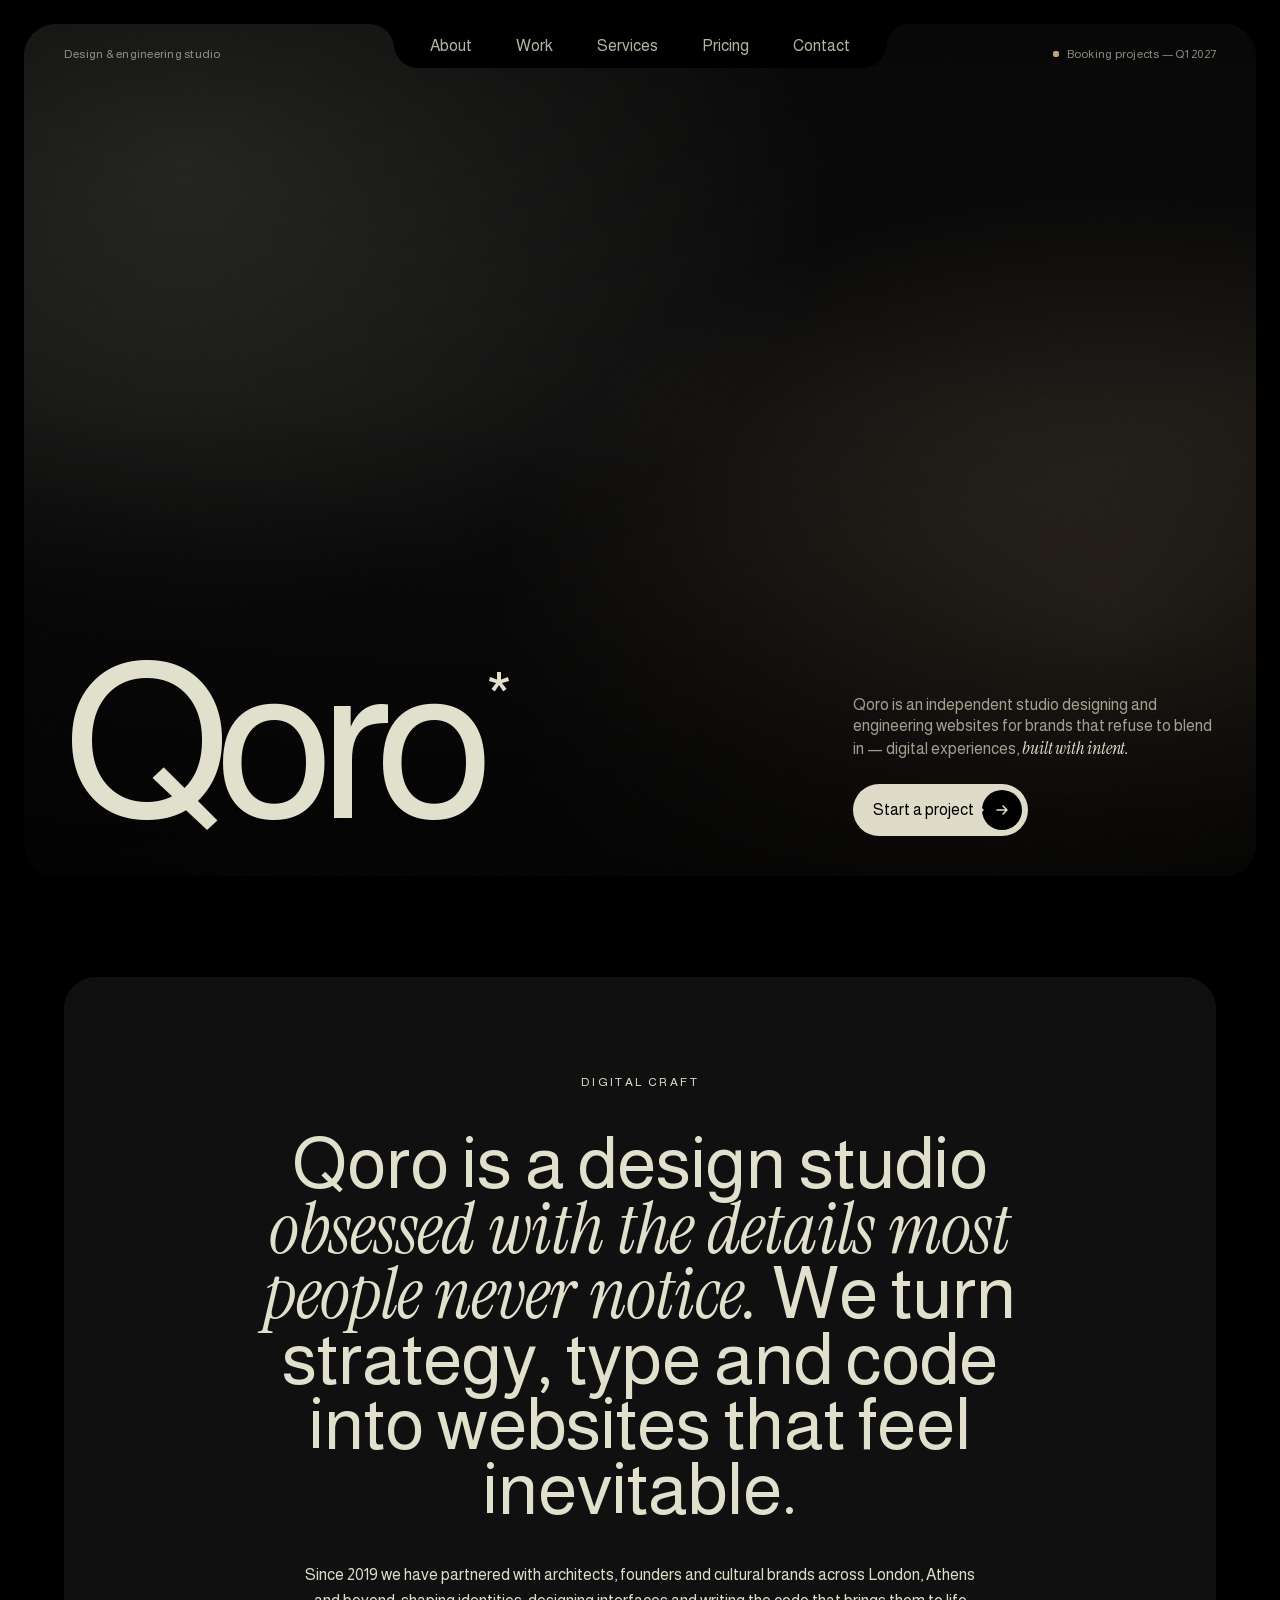
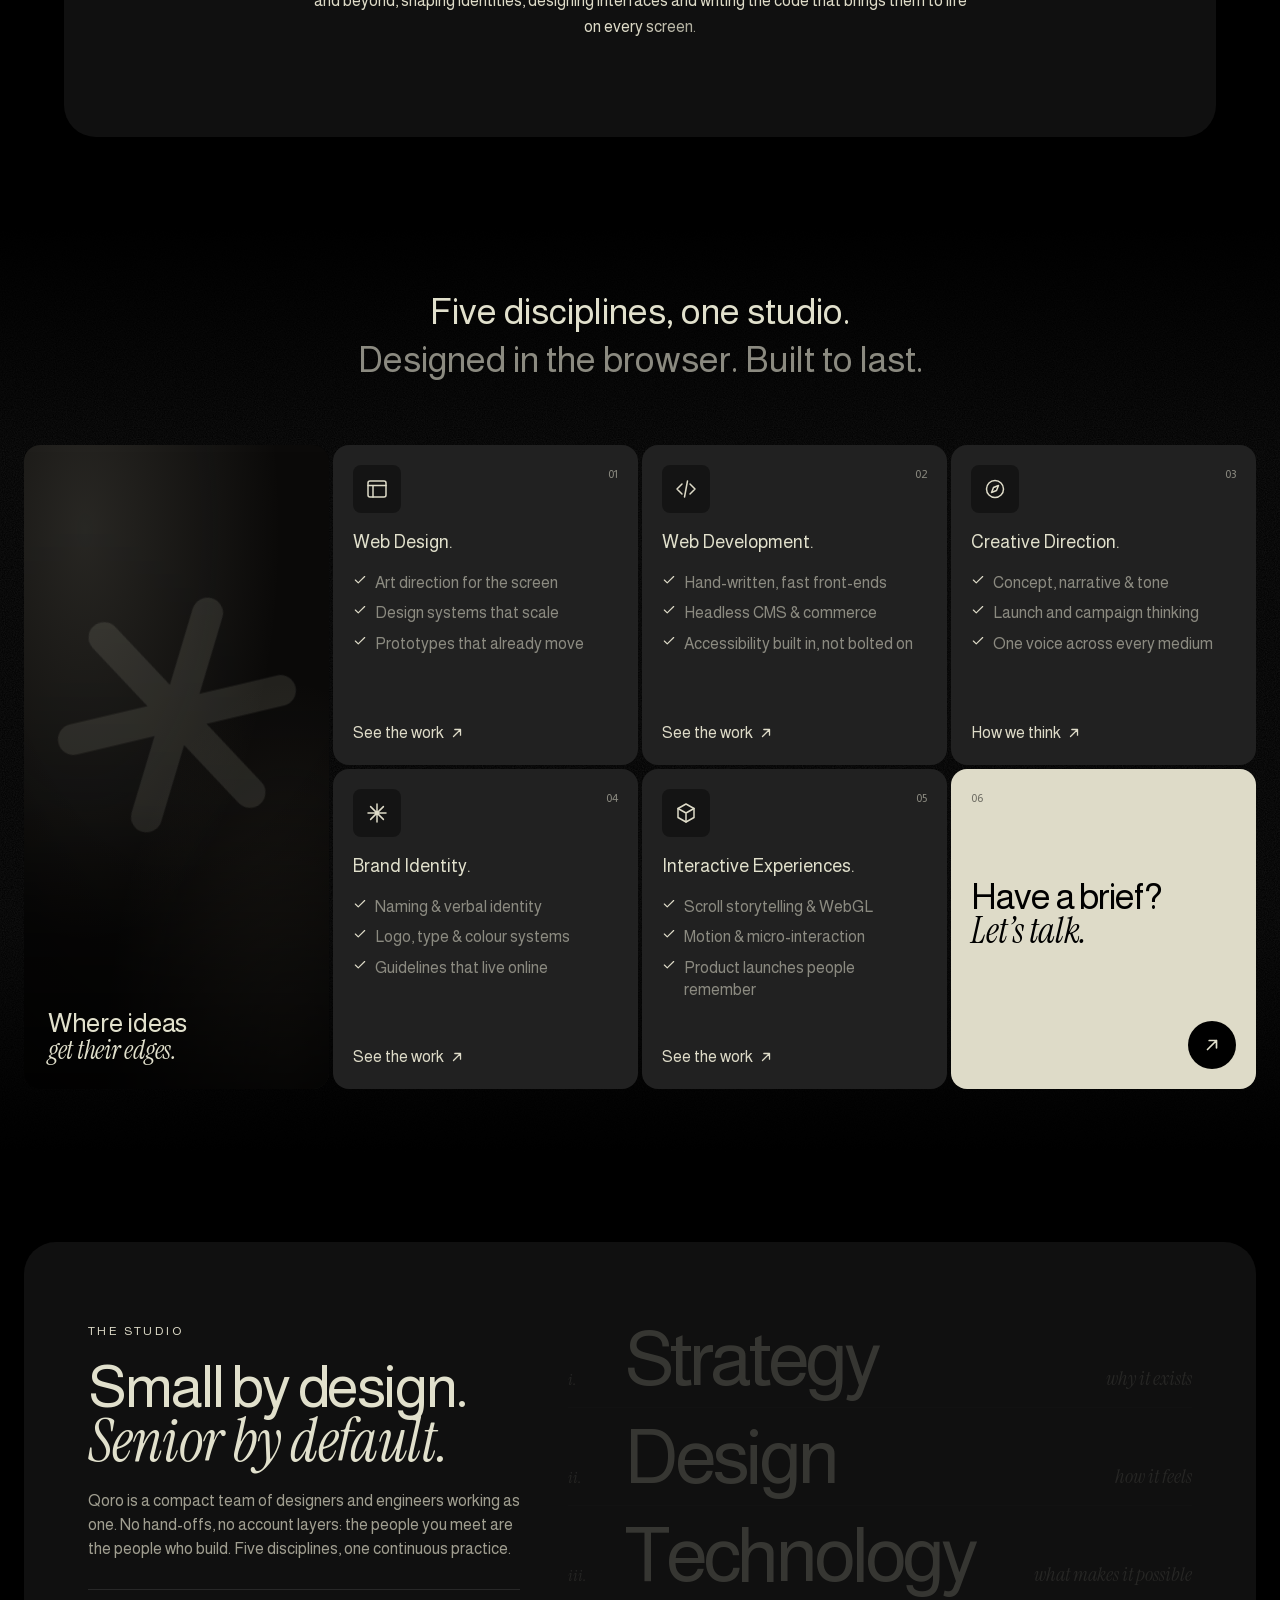
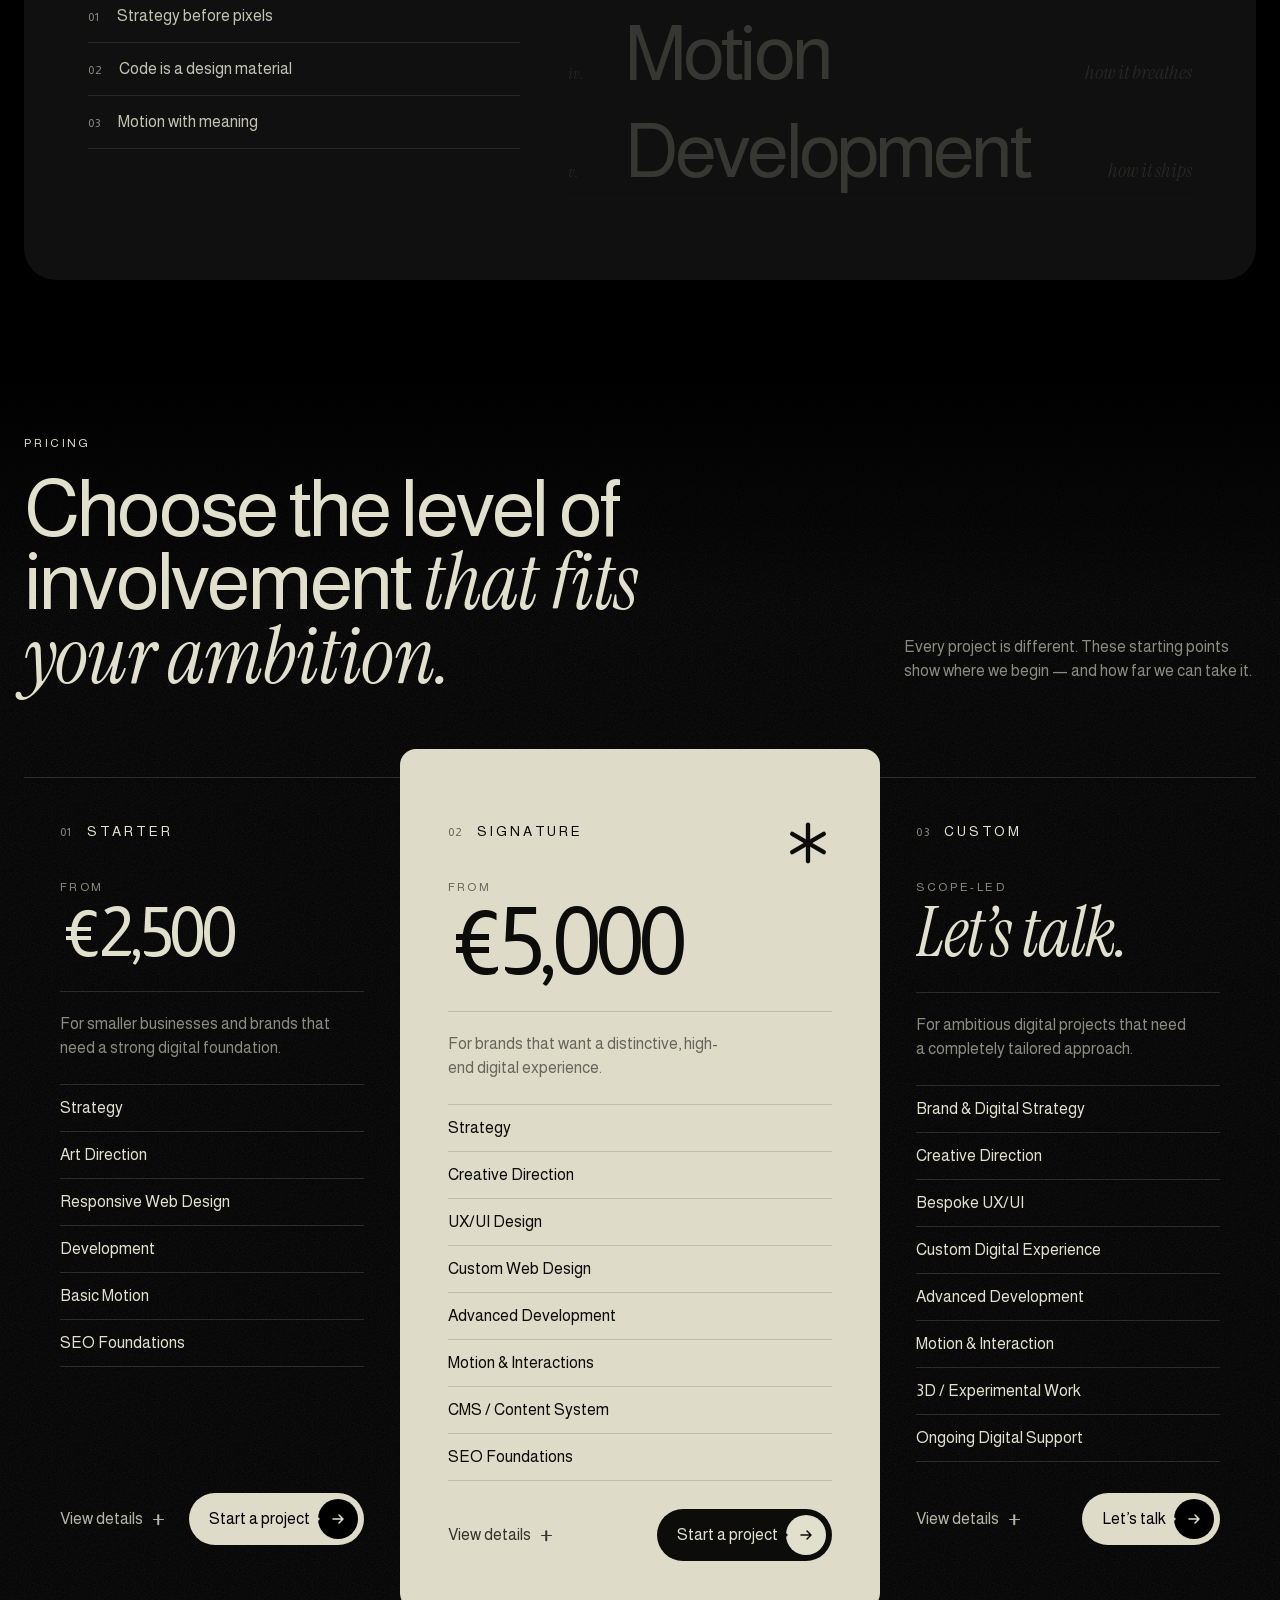
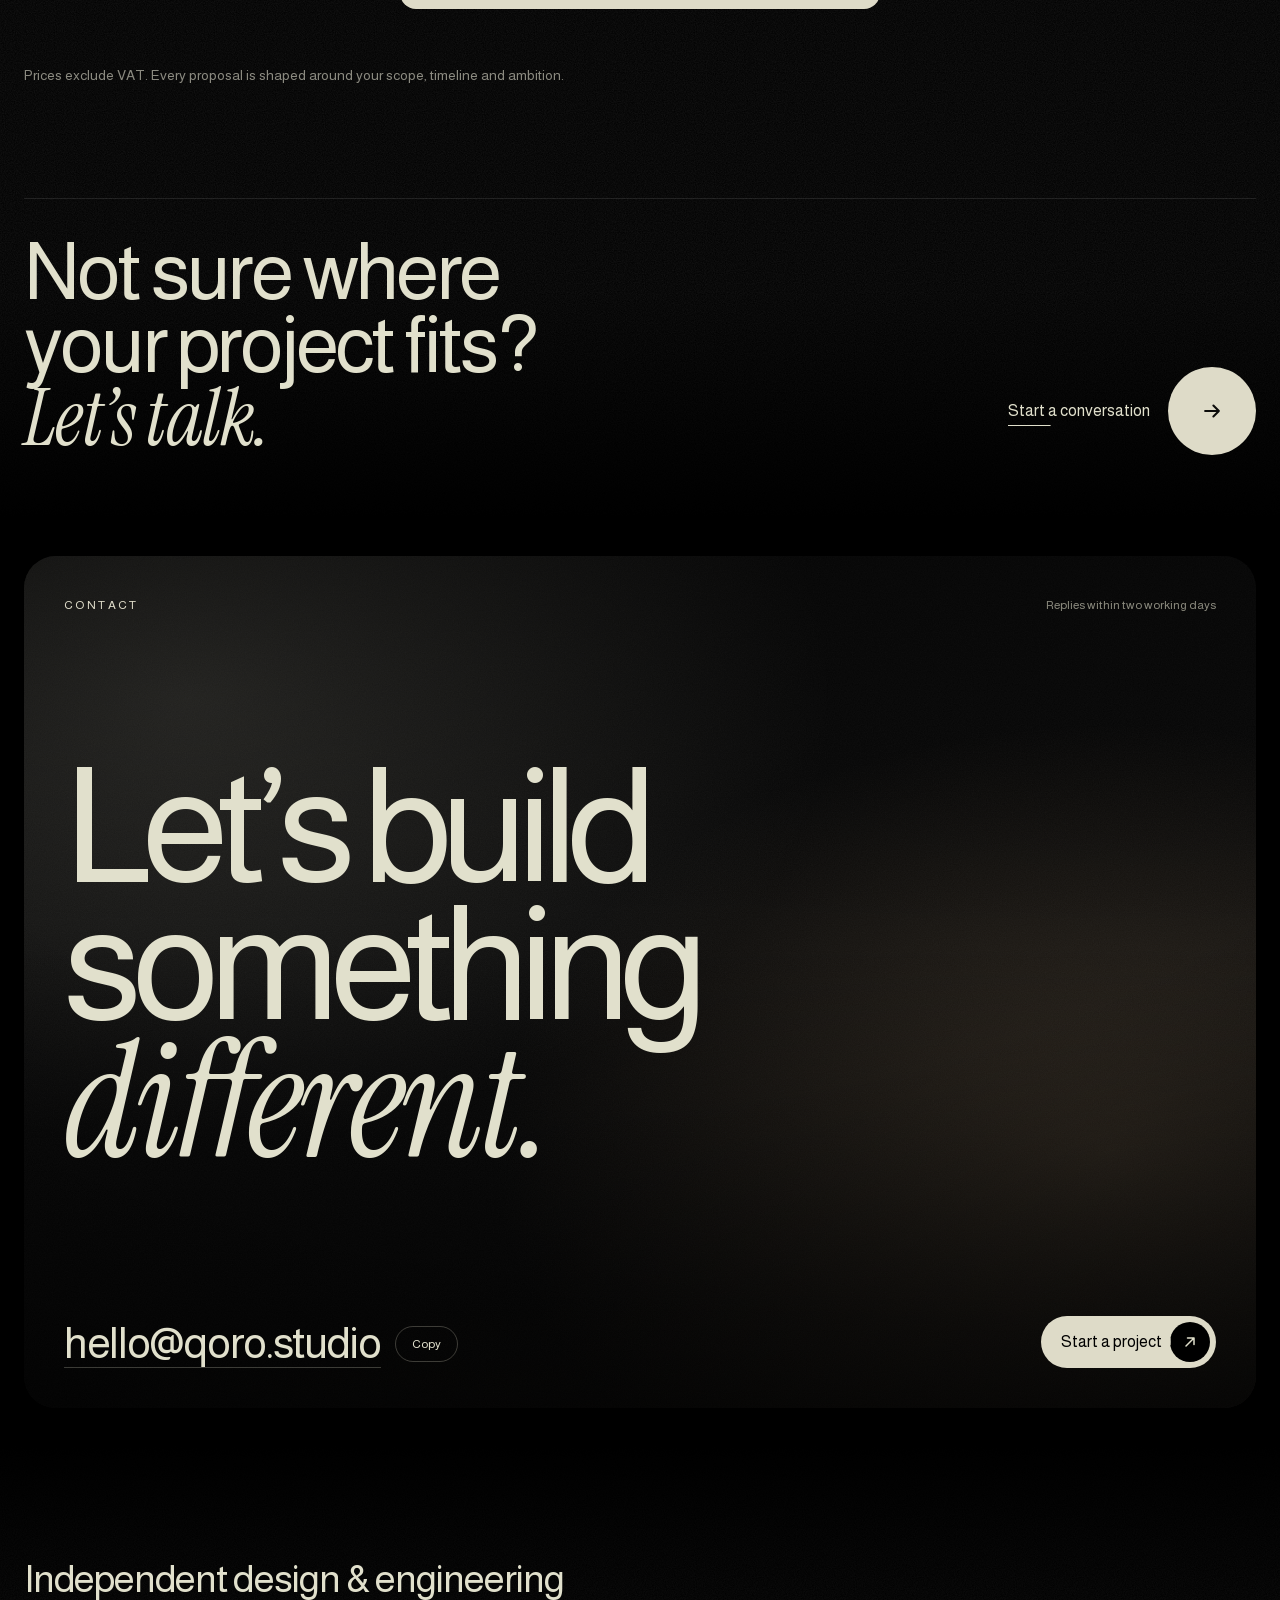
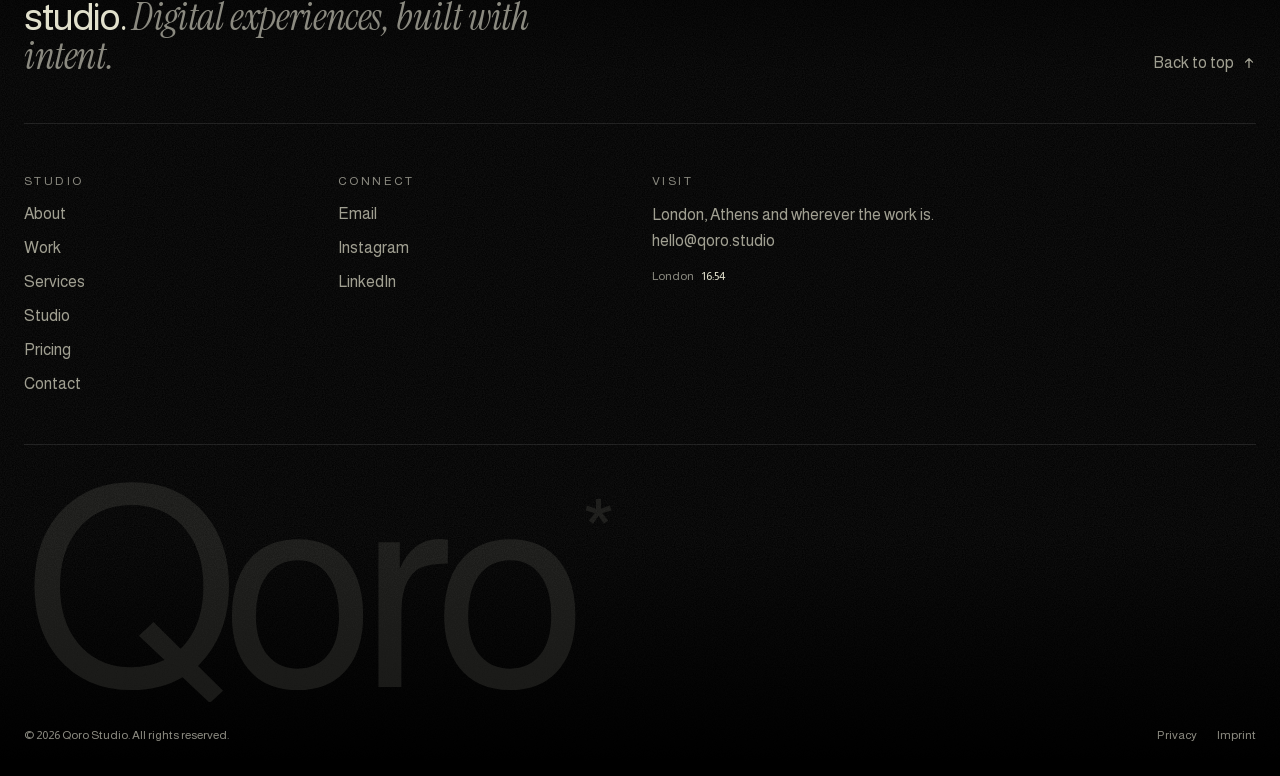
<file: index.html>
<!doctype html>
<html lang="en">
<head>
  <meta charset="utf-8">
  <meta name="viewport" content="width=device-width, initial-scale=1, viewport-fit=cover">
  <title>Qoro — Design &amp; Engineering Studio</title>
  <meta name="description" content="Qoro is an independent studio designing and engineering websites, brands and interactive digital experiences — built with intent.">
  <meta name="theme-color" content="#000000">
  <meta property="og:title" content="Qoro — Design & Engineering Studio">
  <meta property="og:description" content="Digital experiences, built with intent.">
  <link rel="icon" href="data:image/svg+xml,%3Csvg xmlns='http://www.w3.org/2000/svg' viewBox='0 0 64 64'%3E%3Crect width='64' height='64' rx='16' fill='%23000'/%3E%3Ctext x='50%25' y='54%25' dominant-baseline='middle' text-anchor='middle' font-family='Helvetica,Arial' font-size='40' fill='%23e1e0cc'%3Eq%3C/text%3E%3C/svg%3E">

  <link rel="stylesheet" href="style.css">

  <!-- Flag JS early so reveal states never flash un-styled content -->
  <script>document.documentElement.classList.add('js');</script>
</head>
<body>
  <div class="curtain" aria-hidden="true" data-curtain><span class="curtain__label"><span data-curtain-label></span></span></div>
  <script>try{var t=sessionStorage.getItem('qoro:transition');if(t!==null){sessionStorage.removeItem('qoro:transition');document.documentElement.classList.add('is-arriving');document.querySelector('[data-curtain-label]').textContent=t;}}catch(e){}</script>
  <a class="skip-link" href="#main">Skip to content</a>

  <!-- ============ NAVIGATION ============ -->
  <header class="nav" data-nav>
    <nav class="nav__tab" aria-label="Primary">
      <a class="nav__brand" href="#top" aria-label="Qoro — back to top">Qoro<sup>*</sup></a>
      <ul class="nav__list">
        <li><a class="nav__link" href="about.html" data-transition="About">About</a></li>
        <li><a class="nav__link" href="work.html" data-transition="Work">Work</a></li>
        <li><a class="nav__link" href="services.html" data-transition="Services">Services</a></li>
        <li><a class="nav__link" href="pricing.html" data-transition="Pricing">Pricing</a></li>
        <li><a class="nav__link" href="contact.html" data-transition="Contact">Contact</a></li>
      </ul>
      <button class="nav__toggle" type="button" aria-expanded="false" aria-controls="menu" data-menu-toggle>
        <span class="nav__toggle-label" data-menu-label>Menu</span>
        <span class="nav__toggle-icon" aria-hidden="true"><i></i><i></i></span>
      </button>
    </nav>
  </header>

  <!-- ============ MOBILE MENU ============ -->
  <div class="menu" id="menu" role="dialog" aria-modal="true" aria-label="Site menu" hidden data-menu>
    <div class="menu__frame">
      <div class="cinematic" aria-hidden="true"><div class="cinematic__blob"></div><div class="cinematic__vignette"></div></div>
      <div class="noise noise--overlay" aria-hidden="true"></div>
      <ol class="menu__list">
        <li><a href="about.html" data-menu-link data-transition="About"><span class="menu__num">01</span>About</a></li>
        <li><a href="work.html" data-menu-link data-transition="Work"><span class="menu__num">02</span>Work</a></li>
        <li><a href="services.html" data-menu-link data-transition="Services"><span class="menu__num">03</span>Services</a></li>
        <li><a href="pricing.html" data-menu-link data-transition="Pricing"><span class="menu__num">04</span>Pricing</a></li>
        <li><a href="contact.html" data-menu-link data-transition="Contact"><span class="menu__num">05</span><em>Contact</em></a></li>
      </ol>
      <div class="menu__foot">
        <a href="mailto:hello@qoro.studio">hello@qoro.studio</a>
        <div class="menu__social">
          <a href="#" aria-label="Qoro on Instagram">Instagram</a>
          <a href="#" aria-label="Qoro on LinkedIn">LinkedIn</a>
        </div>
      </div>
    </div>
  </div>

  <!-- Contextual cursor (fine pointers only) -->
  <div class="cursor" aria-hidden="true" data-cursor><span class="cursor__ball"><span data-cursor-label>View</span></span></div>

  <main id="main">

    <!-- ============ HERO ============ -->
    <section class="hero" id="top" aria-label="Introduction">
      <div class="hero__frame" data-hero-frame>
        <div class="cinematic" aria-hidden="true">
          <div class="cinematic__blob"></div>
          <div class="cinematic__light" data-hero-light></div>
          <div class="cinematic__vignette"></div>
        </div>
        <!-- Drop a looping clip at assets/videos/hero.mp4 and uncomment to replace the gradient backdrop:
        <video class="hero__video" src="assets/videos/hero.mp4" autoplay muted loop playsinline aria-hidden="true"></video> -->
        <div class="noise noise--overlay" aria-hidden="true"></div>
        <div class="hero__shade" aria-hidden="true"></div>

        <p class="hero__meta hero__meta--left" data-reveal data-delay="0.9">Design &amp; engineering studio</p>
        <p class="hero__meta hero__meta--right" data-reveal data-delay="1">
          <span class="dot" aria-hidden="true"></span> Booking projects — Q1 2027
        </p>

        <div class="hero__content">
          <h1 class="hero__title" data-hero-title aria-label="Qoro">
            <span class="hero__word" aria-hidden="true" data-split-letters>Qoro</span><sup class="hero__star" aria-hidden="true">*</sup>
          </h1>

          <div class="hero__aside">
            <p class="hero__lead" data-reveal data-delay="0.5" data-rise-only>
              Qoro is an independent studio designing and engineering websites for brands that refuse to blend in — digital experiences, <em>built with intent.</em>
            </p>
            <div data-reveal data-delay="0.7">
              <a class="pill magnetic" href="contact.html" data-transition="Contact">
                <span class="pill__label">Start a project</span>
                <span class="pill__icon" aria-hidden="true">
                  <svg viewBox="0 0 16 16"><path d="M3 8h10M9 4l4 4-4 4"/></svg>
                  <svg viewBox="0 0 16 16"><path d="M3 8h10M9 4l4 4-4 4"/></svg>
                </span>
              </a>
            </div>
          </div>
        </div>
      </div>
    </section>

    <!-- ============ INTRO ============ -->
    <section class="intro" aria-labelledby="intro-title">
      <div class="intro__panel">
        <span class="eyebrow" data-reveal>Digital craft</span>
        <h2 class="intro__title" id="intro-title" data-split>
          Qoro is a design studio <em>obsessed with the details</em> <em>most people never notice.</em> We turn strategy, type and code into websites that feel inevitable.
        </h2>
        <p class="intro__body" data-scrub>
          Since 2019 we have partnered with architects, founders and cultural brands across London, Athens and beyond, shaping identities, designing interfaces and writing the code that brings them to life on every screen.
        </p>
      </div>
    </section>

    <!-- ============ SERVICES ============ -->
    <section class="services" id="services" aria-labelledby="services-title" data-section>
      <div class="noise noise--bg" aria-hidden="true"></div>
      <div class="container">
        <header class="services__head">
          <h2 class="services__title" id="services-title" data-split>Five disciplines, one studio.</h2>
          <p class="services__sub" data-split>Designed in the browser. Built to last.</p>
        </header>

        <div class="services__grid">
          <div class="svc svc--visual" data-scale-in data-index="0">
            <div class="cinematic cinematic--card" aria-hidden="true"><div class="cinematic__blob"></div><div class="cinematic__vignette"></div></div>
            <svg class="svc__asterisk" viewBox="0 0 100 100" aria-hidden="true" data-asterisk>
              <g stroke="currentColor" stroke-width="11" stroke-linecap="round"><path d="M50 12v76"/><path d="M17.1 31 82.9 69"/><path d="M17.1 69 82.9 31"/></g>
            </svg>
            <div class="svc__visual-shade" aria-hidden="true"></div>
            <p class="svc__visual-text">Where ideas<br><em>get their edges.</em></p>
          </div>

          <article class="svc" data-scale-in data-index="1" data-spotlight>
            <div class="svc__top">
              <span class="svc__icon" aria-hidden="true">
                <svg viewBox="0 0 24 24"><rect x="3" y="4" width="18" height="16" rx="2"/><path d="M3 8.5h18M8 8.5V20"/></svg>
              </span>
              <span class="svc__num">01</span>
            </div>
            <h3 class="svc__title">Web Design.</h3>
            <ul class="svc__list">
              <li>Art direction for the screen</li>
              <li>Design systems that scale</li>
              <li>Prototypes that already move</li>
            </ul>
            <a class="svc__link" href="work.html" data-transition="Work">See the work <svg viewBox="0 0 16 16" aria-hidden="true"><path d="M4 12 12 4M5.5 4H12v6.5"/></svg></a>
          </article>

          <article class="svc" data-scale-in data-index="2" data-spotlight>
            <div class="svc__top">
              <span class="svc__icon" aria-hidden="true">
                <svg viewBox="0 0 24 24"><path d="m8 7-5 5 5 5M16 7l5 5-5 5M13.5 4l-3 16"/></svg>
              </span>
              <span class="svc__num">02</span>
            </div>
            <h3 class="svc__title">Web Development.</h3>
            <ul class="svc__list">
              <li>Hand-written, fast front-ends</li>
              <li>Headless CMS &amp; commerce</li>
              <li>Accessibility built in, not bolted on</li>
            </ul>
            <a class="svc__link" href="work.html" data-transition="Work">See the work <svg viewBox="0 0 16 16" aria-hidden="true"><path d="M4 12 12 4M5.5 4H12v6.5"/></svg></a>
          </article>

          <article class="svc" data-scale-in data-index="3" data-spotlight>
            <div class="svc__top">
              <span class="svc__icon" aria-hidden="true">
                <svg viewBox="0 0 24 24"><circle cx="12" cy="12" r="8.5"/><path d="m15.5 8.5-2 5-5 2 2-5z"/></svg>
              </span>
              <span class="svc__num">03</span>
            </div>
            <h3 class="svc__title">Creative Direction.</h3>
            <ul class="svc__list">
              <li>Concept, narrative &amp; tone</li>
              <li>Launch and campaign thinking</li>
              <li>One voice across every medium</li>
            </ul>
            <a class="svc__link" href="#studio">How we think <svg viewBox="0 0 16 16" aria-hidden="true"><path d="M4 12 12 4M5.5 4H12v6.5"/></svg></a>
          </article>

          <article class="svc" data-scale-in data-index="4" data-spotlight>
            <div class="svc__top">
              <span class="svc__icon" aria-hidden="true">
                <svg viewBox="0 0 24 24"><path d="M12 3v18M3 12h18M5.6 5.6l12.8 12.8M18.4 5.6 5.6 18.4"/></svg>
              </span>
              <span class="svc__num">04</span>
            </div>
            <h3 class="svc__title">Brand Identity.</h3>
            <ul class="svc__list">
              <li>Naming &amp; verbal identity</li>
              <li>Logo, type &amp; colour systems</li>
              <li>Guidelines that live online</li>
            </ul>
            <a class="svc__link" href="work.html" data-transition="Work">See the work <svg viewBox="0 0 16 16" aria-hidden="true"><path d="M4 12 12 4M5.5 4H12v6.5"/></svg></a>
          </article>

          <article class="svc" data-scale-in data-index="5" data-spotlight>
            <div class="svc__top">
              <span class="svc__icon" aria-hidden="true">
                <svg viewBox="0 0 24 24"><path d="M12 3 20 7.5v9L12 21l-8-4.5v-9z"/><path d="M4 7.5 12 12l8-4.5M12 12v9"/></svg>
              </span>
              <span class="svc__num">05</span>
            </div>
            <h3 class="svc__title">Interactive Experiences.</h3>
            <ul class="svc__list">
              <li>Scroll storytelling &amp; WebGL</li>
              <li>Motion &amp; micro-interaction</li>
              <li>Product launches people remember</li>
            </ul>
            <a class="svc__link" href="work.html" data-transition="Work">See the work <svg viewBox="0 0 16 16" aria-hidden="true"><path d="M4 12 12 4M5.5 4H12v6.5"/></svg></a>
          </article>

          <a class="svc svc--cta" href="contact.html" data-transition="Contact" data-scale-in data-index="6">
            <span class="svc__num">06</span>
            <span class="svc__cta-text">Have a brief?<br><em>Let’s talk.</em></span>
            <span class="svc__cta-icon" aria-hidden="true"><svg viewBox="0 0 16 16"><path d="M4 12 12 4M5.5 4H12v6.5"/></svg></span>
          </a>
        </div>
      </div>
    </section>

    <!-- ============ STUDIO ============ -->
    <section class="studio" id="studio" aria-labelledby="studio-title" data-section>
      <div class="studio__panel">
        <div class="studio__intro">
          <span class="eyebrow" data-reveal>The studio</span>
          <h2 class="studio__title" id="studio-title" data-split>Small by design. <em>Senior by default.</em></h2>
          <p class="studio__text" data-reveal data-delay="0.15">
            Qoro is a compact team of designers and engineers working as one. No hand-offs, no account layers: the people you meet are the people who build. Five disciplines, one continuous practice.
          </p>
          <ul class="studio__principles">
            <li data-reveal data-delay="0.2"><span>01</span>Strategy before pixels</li>
            <li data-reveal data-delay="0.28"><span>02</span>Code is a design material</li>
            <li data-reveal data-delay="0.36"><span>03</span>Motion with meaning</li>
          </ul>
        </div>

        <ol class="disciplines" aria-label="What Qoro combines" data-disciplines>
          <li class="discipline" data-discipline><span class="discipline__num">i.</span><span class="discipline__name">Strategy</span><em class="discipline__note">why it exists</em></li>
          <li class="discipline" data-discipline><span class="discipline__num">ii.</span><span class="discipline__name">Design</span><em class="discipline__note">how it feels</em></li>
          <li class="discipline" data-discipline><span class="discipline__num">iii.</span><span class="discipline__name">Technology</span><em class="discipline__note">what makes it possible</em></li>
          <li class="discipline" data-discipline><span class="discipline__num">iv.</span><span class="discipline__name">Motion</span><em class="discipline__note">how it breathes</em></li>
          <li class="discipline" data-discipline><span class="discipline__num">v.</span><span class="discipline__name">Development</span><em class="discipline__note">how it ships</em></li>
        </ol>
      </div>
    </section>

    <!-- ============ PRICING ============ -->
    <section class="pricing" id="pricing" aria-labelledby="pricing-title" data-section>
      <div class="noise noise--bg" aria-hidden="true"></div>
      <div class="container">
        <header class="section-head pricing__head">
          <div class="section-head__main">
            <span class="eyebrow" data-reveal>Pricing</span>
            <h2 class="section-head__title pricing__title" id="pricing-title" data-split>Choose the level of involvement <em>that fits your ambition.</em></h2>
          </div>
          <p class="section-head__note" data-reveal data-delay="0.2">Every project is different. These starting points show where we begin — and how far we can take it.</p>
        </header>

        <div class="tiers" data-reveal>
          <article class="tier tier--starter" data-tier style="--t:0" aria-labelledby="tier-starter-name">
            <svg class="tier__star" viewBox="0 0 100 100" aria-hidden="true"><g stroke="currentColor" stroke-width="9" stroke-linecap="round"><path d="M50 12v76"/><path d="M17.1 31 82.9 69"/><path d="M17.1 69 82.9 31"/></g></svg>
            <header class="tier__head">
              <span class="tier__num">01</span>
              <h3 class="tier__name" id="tier-starter-name">Starter</h3>
            </header>
            <p class="tier__price"><span class="tier__from">From</span><span class="tier__amount"><span class="tier__amount-inner">€2,500</span></span></p>
            <span class="tier__rule" aria-hidden="true"></span>
            <p class="tier__fit">For smaller businesses and brands that need a strong digital foundation.</p>
            <ul class="tier__list" aria-label="Starter includes"><li>Strategy</li><li>Art Direction</li><li>Responsive Web Design</li><li>Development</li><li>Basic Motion</li><li>SEO Foundations</li></ul>
            <div class="tier__details" id="tier-starter-details" data-tier-details>
              <dl class="tier__details-inner"><div><dt>Typical scope</dt><dd>Up to 5 pages</dd></div><div><dt>Timeline</dt><dd>4–6 weeks</dd></div><div><dt>Deliverables</dt><dd>Design system, responsive site, launch</dd></div><div><dt>Revisions</dt><dd>2 rounds</dd></div><div><dt>CMS</dt><dd>Optional</dd></div><div><dt>Motion</dt><dd>Subtle transitions</dd></div><div><dt>Support</dt><dd>30 days after launch</dd></div></dl>
            </div>
            <div class="tier__actions">
              <button class="tier__toggle" type="button" aria-expanded="false" aria-controls="tier-starter-details" data-tier-toggle>
                <span data-tier-toggle-label>View details</span><span class="tier__toggle-icon" aria-hidden="true"></span>
              </button>
              <a class="pill magnetic" href="contact.html?plan=starter" data-transition="Starter">
                <span class="pill__label">Start a project</span>
                <span class="pill__icon" aria-hidden="true"><svg viewBox="0 0 16 16"><path d="M3 8h10M9 4l4 4-4 4"/></svg><svg viewBox="0 0 16 16"><path d="M3 8h10M9 4l4 4-4 4"/></svg></span>
              </a>
            </div>
          </article>
          <article class="tier tier--signature" data-tier style="--t:1" aria-labelledby="tier-signature-name">
            <svg class="tier__star" viewBox="0 0 100 100" aria-hidden="true"><g stroke="currentColor" stroke-width="9" stroke-linecap="round"><path d="M50 12v76"/><path d="M17.1 31 82.9 69"/><path d="M17.1 69 82.9 31"/></g></svg>
            <header class="tier__head">
              <span class="tier__num">02</span>
              <h3 class="tier__name" id="tier-signature-name">Signature</h3>
            </header>
            <p class="tier__price"><span class="tier__from">From</span><span class="tier__amount"><span class="tier__amount-inner">€5,000</span></span></p>
            <span class="tier__rule" aria-hidden="true"></span>
            <p class="tier__fit">For brands that want a distinctive, high-end digital experience.</p>
            <ul class="tier__list" aria-label="Signature includes"><li>Strategy</li><li>Creative Direction</li><li>UX/UI Design</li><li>Custom Web Design</li><li>Advanced Development</li><li>Motion &amp; Interactions</li><li>CMS / Content System</li><li>SEO Foundations</li></ul>
            <div class="tier__details" id="tier-signature-details" data-tier-details>
              <dl class="tier__details-inner"><div><dt>Typical scope</dt><dd>6–12 pages</dd></div><div><dt>Timeline</dt><dd>8–12 weeks</dd></div><div><dt>Deliverables</dt><dd>UX, design system, custom build</dd></div><div><dt>Revisions</dt><dd>3 rounds</dd></div><div><dt>CMS</dt><dd>Included</dd></div><div><dt>Motion</dt><dd>Custom interactions</dd></div><div><dt>Support</dt><dd>60 days after launch</dd></div></dl>
            </div>
            <div class="tier__actions">
              <button class="tier__toggle" type="button" aria-expanded="false" aria-controls="tier-signature-details" data-tier-toggle>
                <span data-tier-toggle-label>View details</span><span class="tier__toggle-icon" aria-hidden="true"></span>
              </button>
              <a class="pill pill--dark magnetic" href="contact.html?plan=signature" data-transition="Signature">
                <span class="pill__label">Start a project</span>
                <span class="pill__icon" aria-hidden="true"><svg viewBox="0 0 16 16"><path d="M3 8h10M9 4l4 4-4 4"/></svg><svg viewBox="0 0 16 16"><path d="M3 8h10M9 4l4 4-4 4"/></svg></span>
              </a>
            </div>
          </article>
          <article class="tier tier--custom" data-tier style="--t:2" aria-labelledby="tier-custom-name">
            <svg class="tier__star" viewBox="0 0 100 100" aria-hidden="true"><g stroke="currentColor" stroke-width="9" stroke-linecap="round"><path d="M50 12v76"/><path d="M17.1 31 82.9 69"/><path d="M17.1 69 82.9 31"/></g></svg>
            <header class="tier__head">
              <span class="tier__num">03</span>
              <h3 class="tier__name" id="tier-custom-name">Custom</h3>
            </header>
            <p class="tier__price"><span class="tier__from">Scope-led</span><span class="tier__amount"><span class="tier__amount-inner"><em>Let’s talk.</em></span></span></p>
            <span class="tier__rule" aria-hidden="true"></span>
            <p class="tier__fit">For ambitious digital projects that need a completely tailored approach.</p>
            <ul class="tier__list" aria-label="Custom includes"><li>Brand &amp; Digital Strategy</li><li>Creative Direction</li><li>Bespoke UX/UI</li><li>Custom Digital Experience</li><li>Advanced Development</li><li>Motion &amp; Interaction</li><li>3D / Experimental Work</li><li>Ongoing Digital Support</li></ul>
            <div class="tier__details" id="tier-custom-details" data-tier-details>
              <dl class="tier__details-inner"><div><dt>Typical scope</dt><dd>Defined together</dd></div><div><dt>Timeline</dt><dd>From 12 weeks</dd></div><div><dt>Deliverables</dt><dd>Tailored to the brief</dd></div><div><dt>Revisions</dt><dd>Iterative</dd></div><div><dt>CMS</dt><dd>Bespoke or headless</dd></div><div><dt>Motion</dt><dd>3D &amp; WebGL where it fits</dd></div><div><dt>Support</dt><dd>Ongoing partnership</dd></div></dl>
            </div>
            <div class="tier__actions">
              <button class="tier__toggle" type="button" aria-expanded="false" aria-controls="tier-custom-details" data-tier-toggle>
                <span data-tier-toggle-label>View details</span><span class="tier__toggle-icon" aria-hidden="true"></span>
              </button>
              <a class="pill magnetic" href="contact.html?plan=custom" data-transition="Custom">
                <span class="pill__label">Let’s talk</span>
                <span class="pill__icon" aria-hidden="true"><svg viewBox="0 0 16 16"><path d="M3 8h10M9 4l4 4-4 4"/></svg><svg viewBox="0 0 16 16"><path d="M3 8h10M9 4l4 4-4 4"/></svg></span>
              </a>
            </div>
          </article>
        </div>

        <p class="pricing__fine" data-reveal>Prices exclude VAT. Every proposal is shaped around your scope, timeline and ambition.</p>

        <a class="row-cta" href="contact.html" data-transition="Contact" data-reveal>
          <span class="row-cta__text">Not sure where your project fits? <em>Let’s talk.</em></span>
          <span class="row-cta__action">
            <span class="row-cta__label">Start a conversation</span>
            <span class="row-cta__icon" aria-hidden="true"><svg viewBox="0 0 16 16"><path d="M3 8h10M9 4l4 4-4 4"/></svg><svg viewBox="0 0 16 16"><path d="M3 8h10M9 4l4 4-4 4"/></svg></span>
          </span>
        </a>
      </div>
    </section>

    <!-- ============ CTA ============ -->
    <section class="cta" id="contact" aria-labelledby="cta-title" data-section>
      <div class="cta__frame">
        <div class="cinematic" aria-hidden="true"><div class="cinematic__blob"></div><div class="cinematic__vignette"></div></div>
        <div class="noise noise--overlay" aria-hidden="true"></div>
        <div class="hero__shade" aria-hidden="true"></div>

        <div class="cta__top">
          <span class="eyebrow" data-reveal>Contact</span>
          <p class="cta__reply" data-reveal data-delay="0.1">Replies within two working days</p>
        </div>

        <h2 class="cta__title" id="cta-title" data-split data-stagger="0.1">Let’s build something <em>different.</em></h2>

        <div class="cta__bottom">
          <div class="cta__email" data-reveal data-delay="0.3">
            <a class="cta__email-link" href="mailto:hello@qoro.studio">hello@qoro.studio</a>
            <button class="cta__copy" type="button" data-copy="hello@qoro.studio">
              <span data-copy-label>Copy</span>
            </button>
            <span class="sr-only" aria-live="polite" data-copy-status></span>
          </div>
          <div data-reveal data-delay="0.4">
            <a class="pill magnetic" href="contact.html" data-transition="Contact">
              <span class="pill__label">Start a project</span>
              <span class="pill__icon" aria-hidden="true">
                <svg viewBox="0 0 16 16"><path d="M4 12 12 4M5.5 4H12v6.5"/></svg>
                <svg viewBox="0 0 16 16"><path d="M4 12 12 4M5.5 4H12v6.5"/></svg>
              </span>
            </a>
          </div>
        </div>
      </div>
    </section>
  </main>

  <!-- ============ FOOTER ============ -->
  <footer class="footer">
    <div class="noise noise--bg" aria-hidden="true"></div>
    <div class="container">
      <div class="footer__lead">
        <p class="footer__statement" data-reveal>Independent design &amp; engineering studio. <em>Digital experiences, built with intent.</em></p>
        <a class="footer__top" href="#top">Back to top
          <svg viewBox="0 0 16 16" aria-hidden="true"><path d="M8 13V3M4 7l4-4 4 4"/></svg>
        </a>
      </div>

      <nav class="footer__nav" aria-label="Footer">
        <div class="footer__col">
          <h3 class="footer__heading">Studio</h3>
          <ul>
            <li><a class="link" href="about.html" data-transition="About">About</a></li>
            <li><a class="link" href="work.html" data-transition="Work">Work</a></li>
            <li><a class="link" href="services.html" data-transition="Services">Services</a></li>
            <li><a class="link" href="#studio">Studio</a></li>
            <li><a class="link" href="pricing.html" data-transition="Pricing">Pricing</a></li>
            <li><a class="link" href="contact.html" data-transition="Contact">Contact</a></li>
          </ul>
        </div>
        <div class="footer__col">
          <h3 class="footer__heading">Connect</h3>
          <ul>
            <li><a class="link" href="mailto:hello@qoro.studio">Email</a></li>
            <li><a class="link" href="#" aria-label="Qoro on Instagram">Instagram</a></li>
            <li><a class="link" href="#" aria-label="Qoro on LinkedIn">LinkedIn</a></li>
          </ul>
        </div>
        <div class="footer__col footer__col--wide">
          <h3 class="footer__heading">Visit</h3>
          <p>London, Athens and wherever the work is.<br>
            <a class="link" href="mailto:hello@qoro.studio">hello@qoro.studio</a></p>
          <p class="footer__clock">London <time data-clock>--:--</time></p>
        </div>
      </nav>

      <div class="footer__mark" aria-hidden="true" data-footer-mark>
        <span>Q</span><span>o</span><span>r</span><span>o</span><sup>*</sup>
      </div>

      <div class="footer__base">
        <p>© <span data-year>2026</span> Qoro Studio. All rights reserved.</p>
        <div class="footer__legal">
          <a class="link" href="#">Privacy</a>
          <a class="link" href="#">Imprint</a>
        </div>
      </div>
    </div>
  </footer>
  <script src="script.js" defer></script>
</body>
</html>
</file>
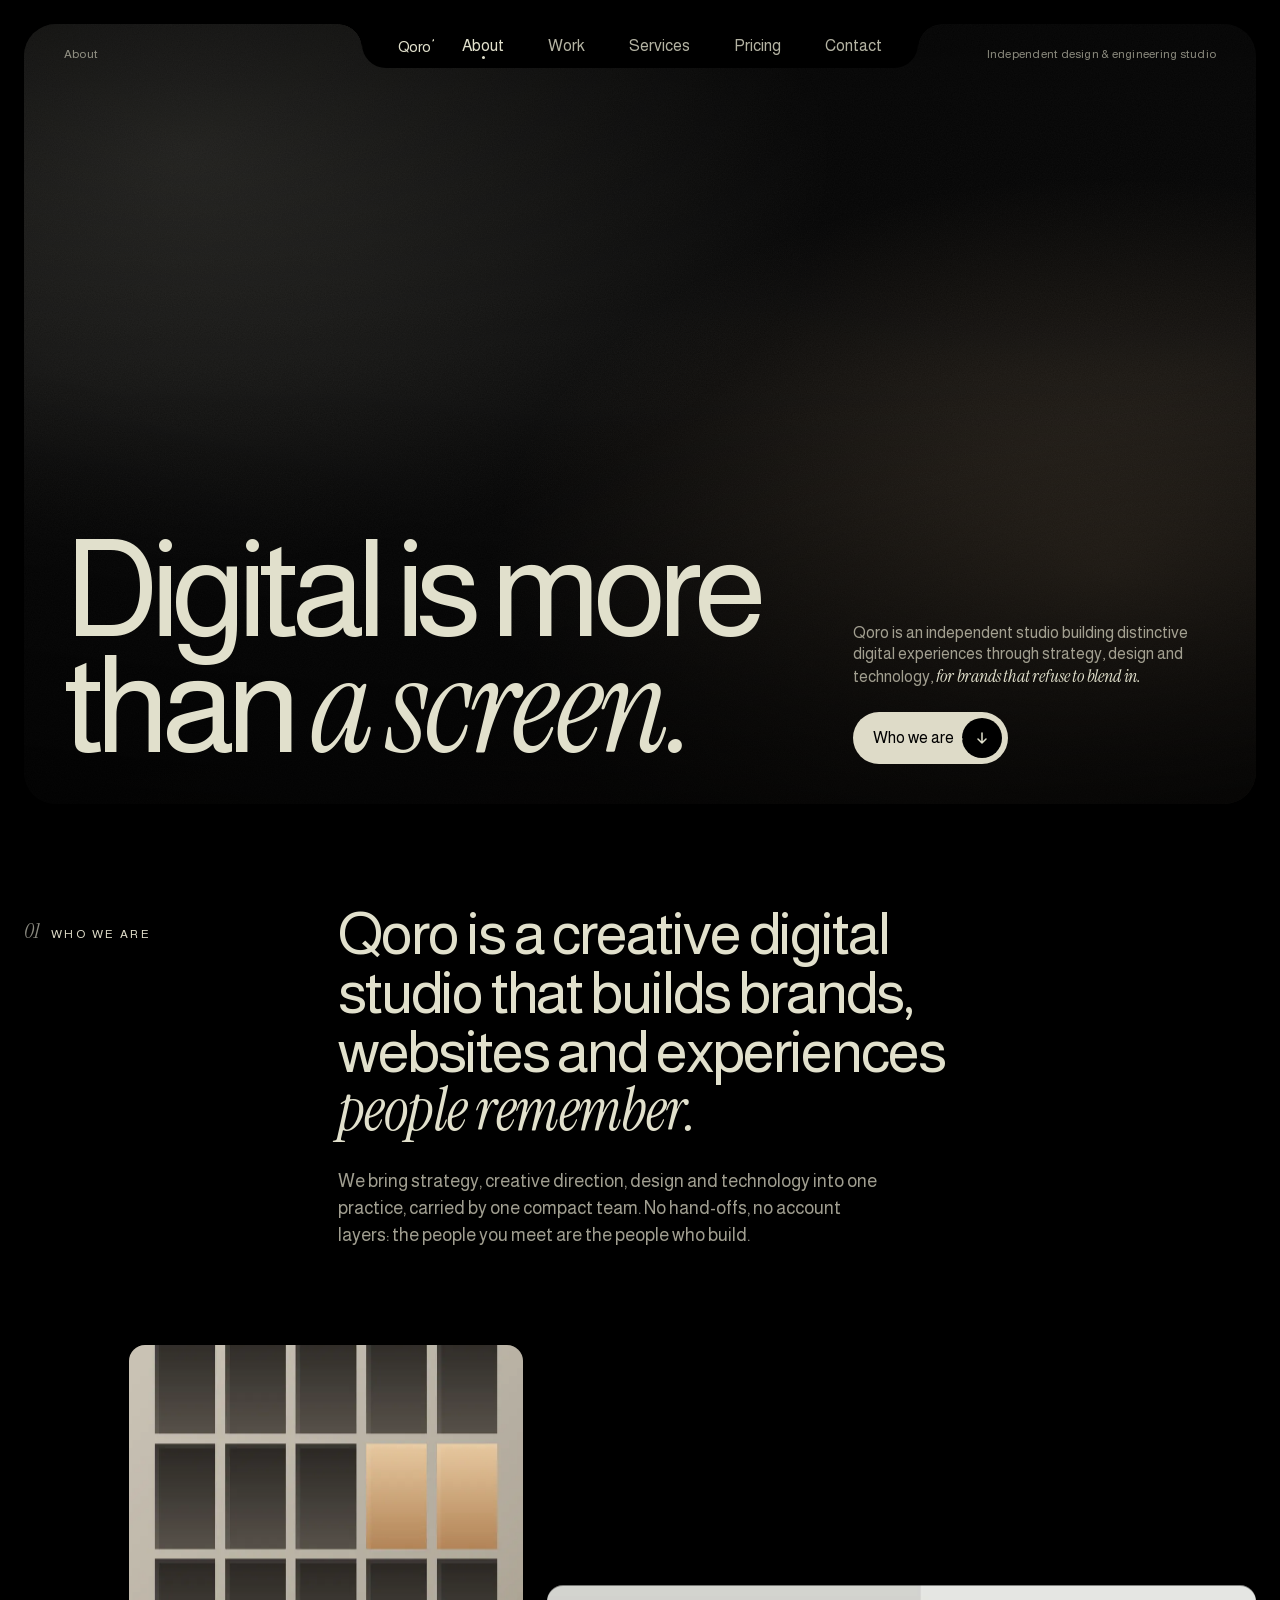
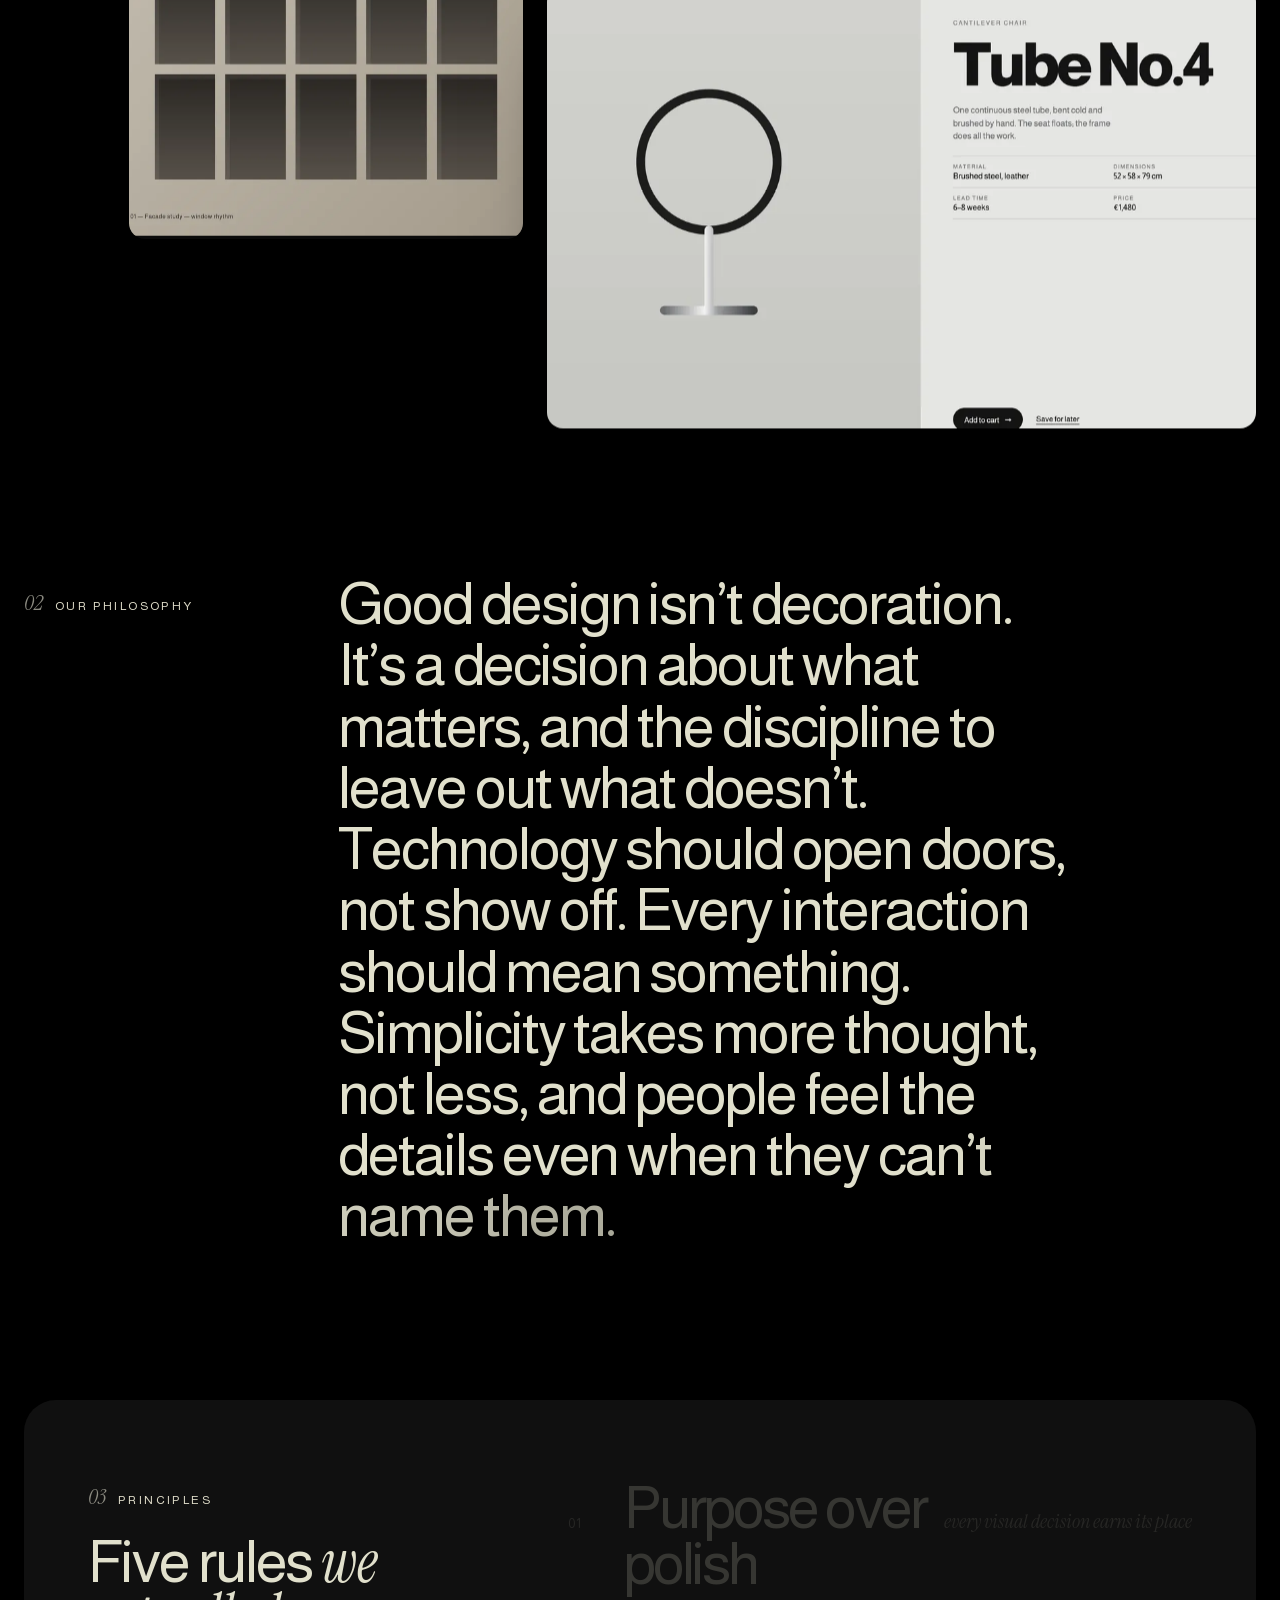
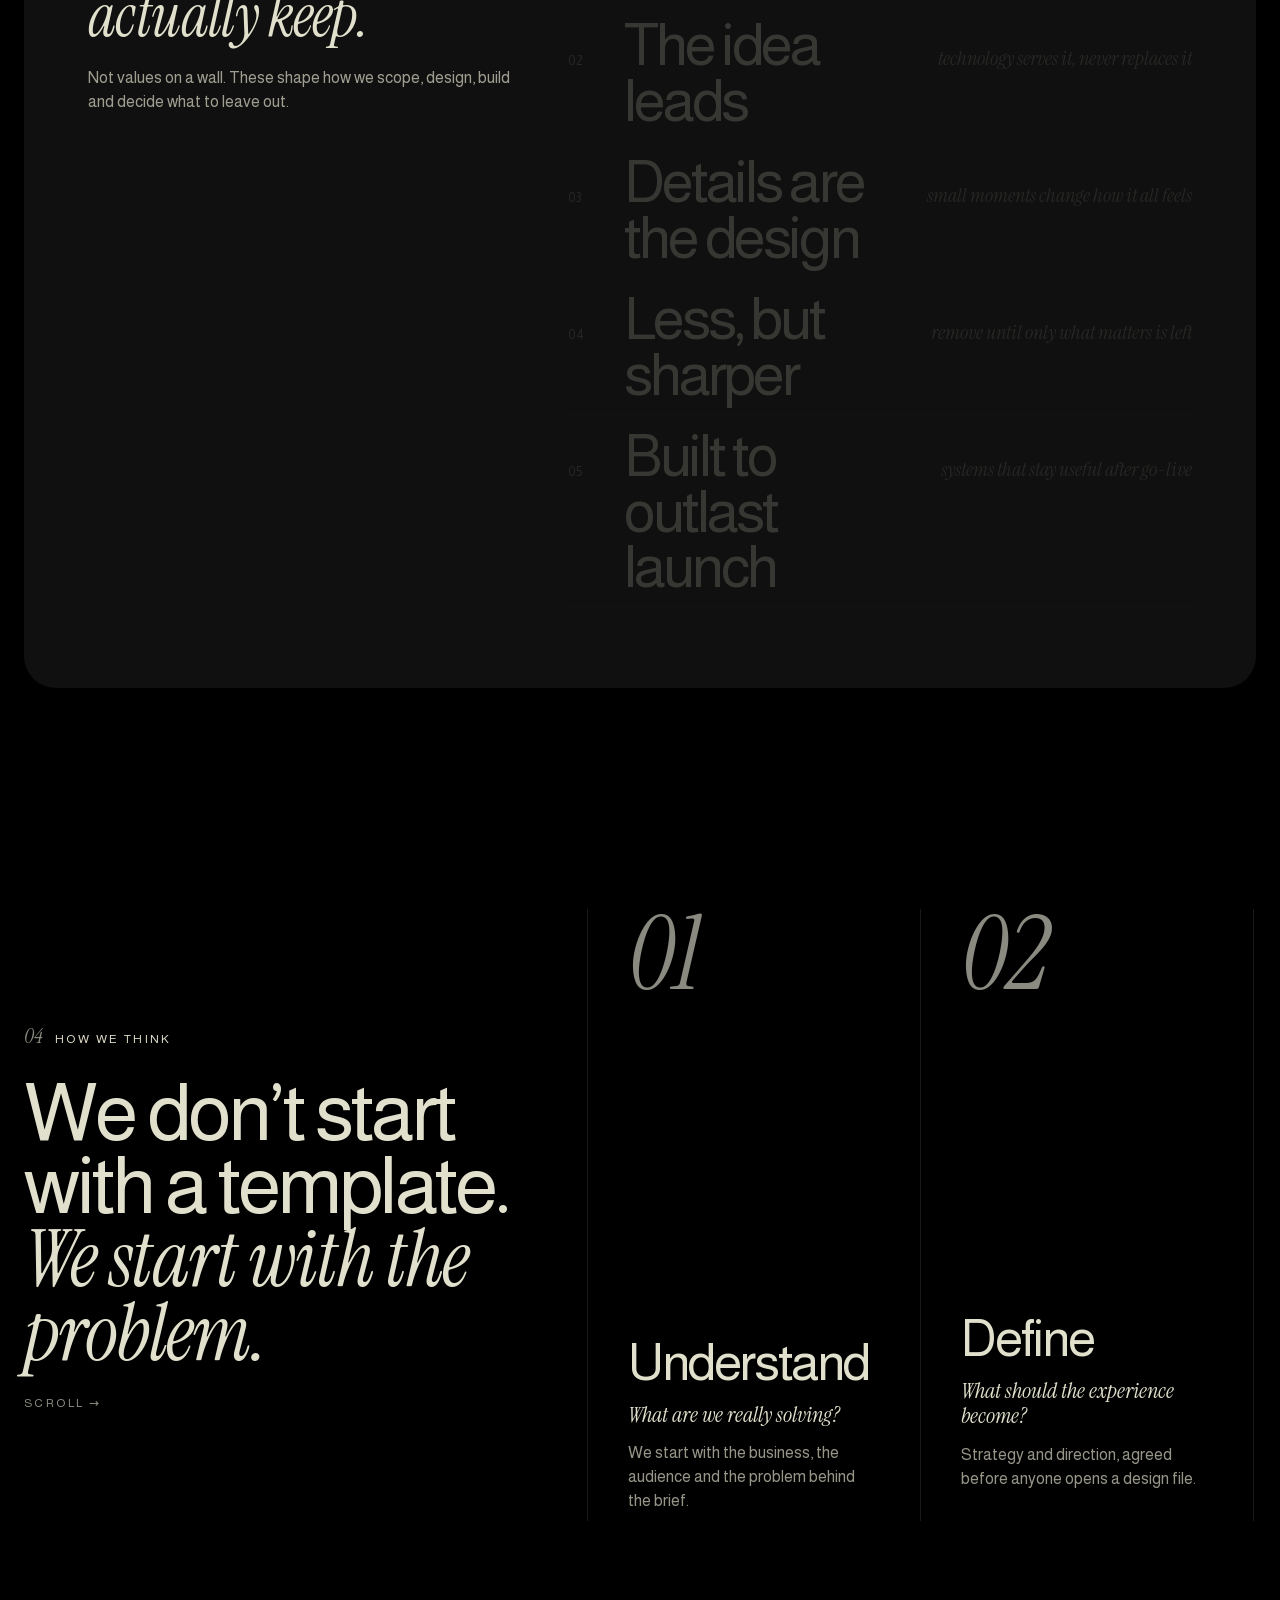
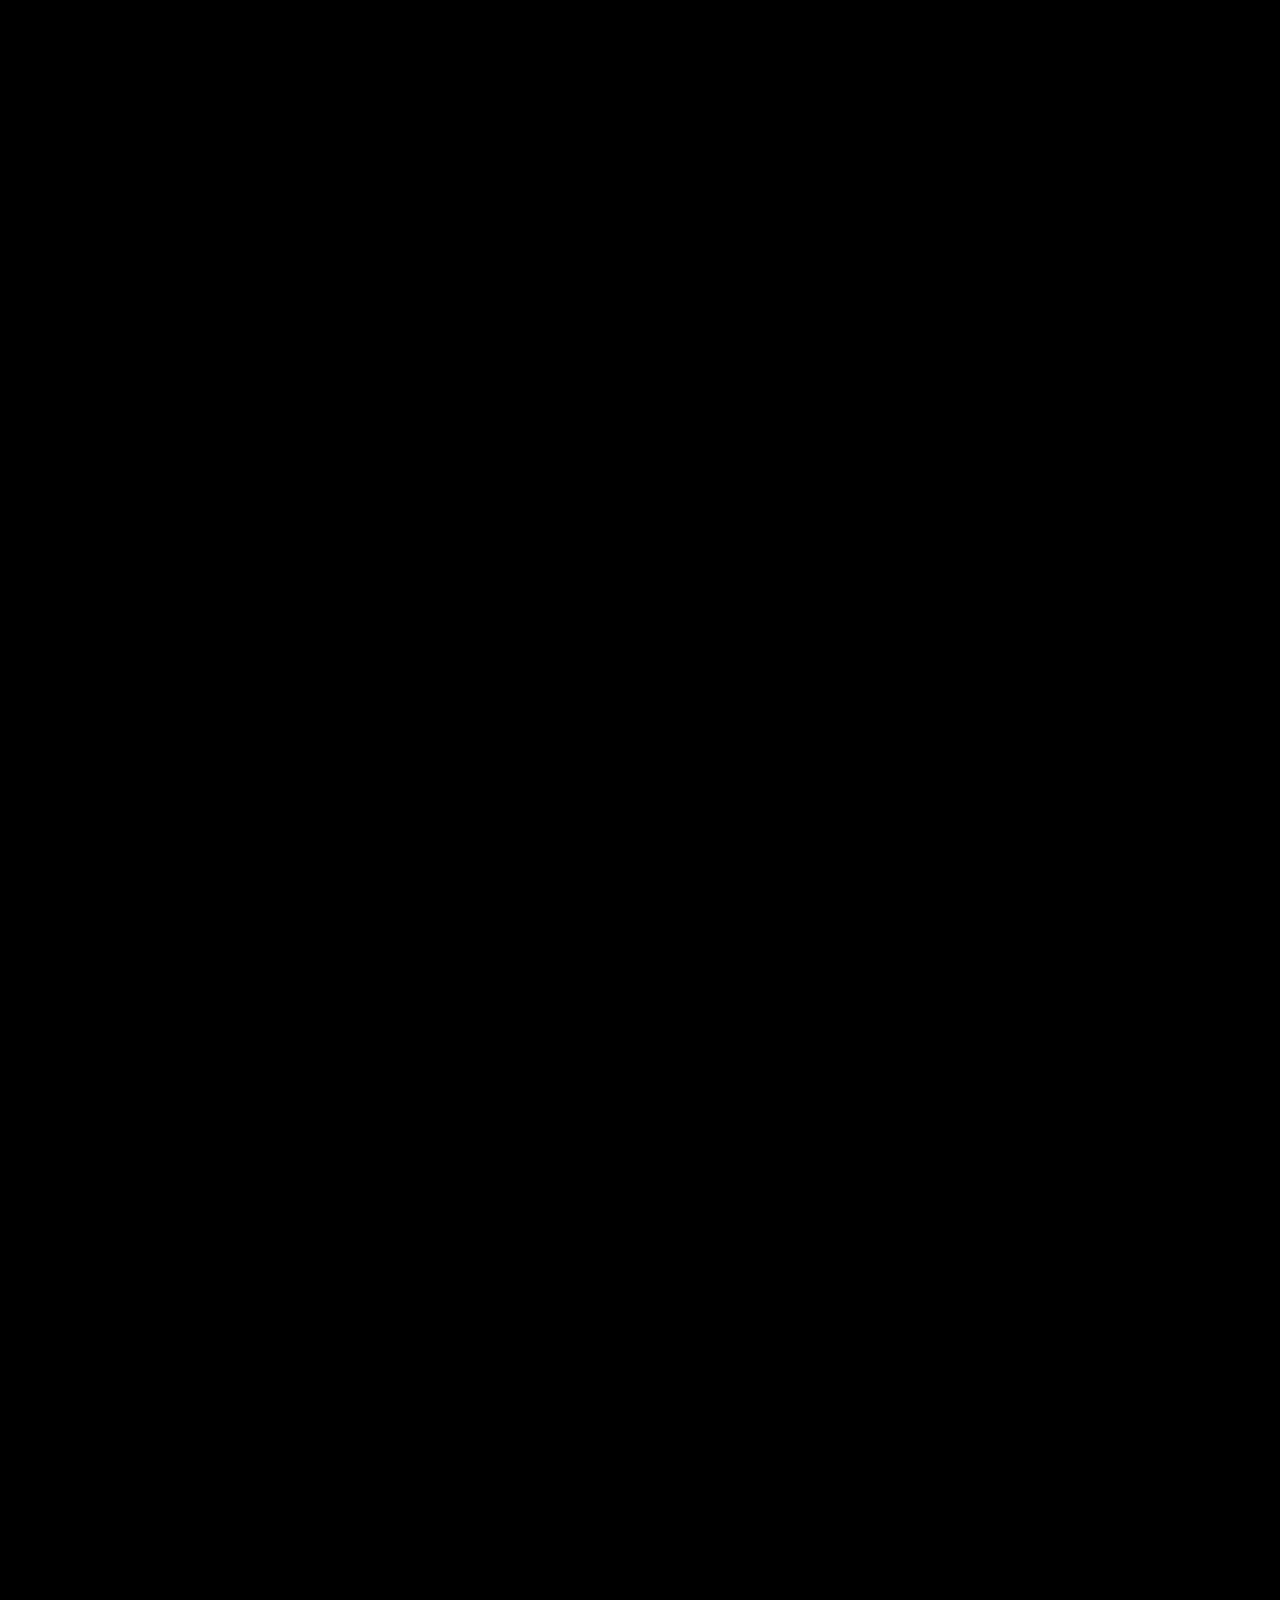
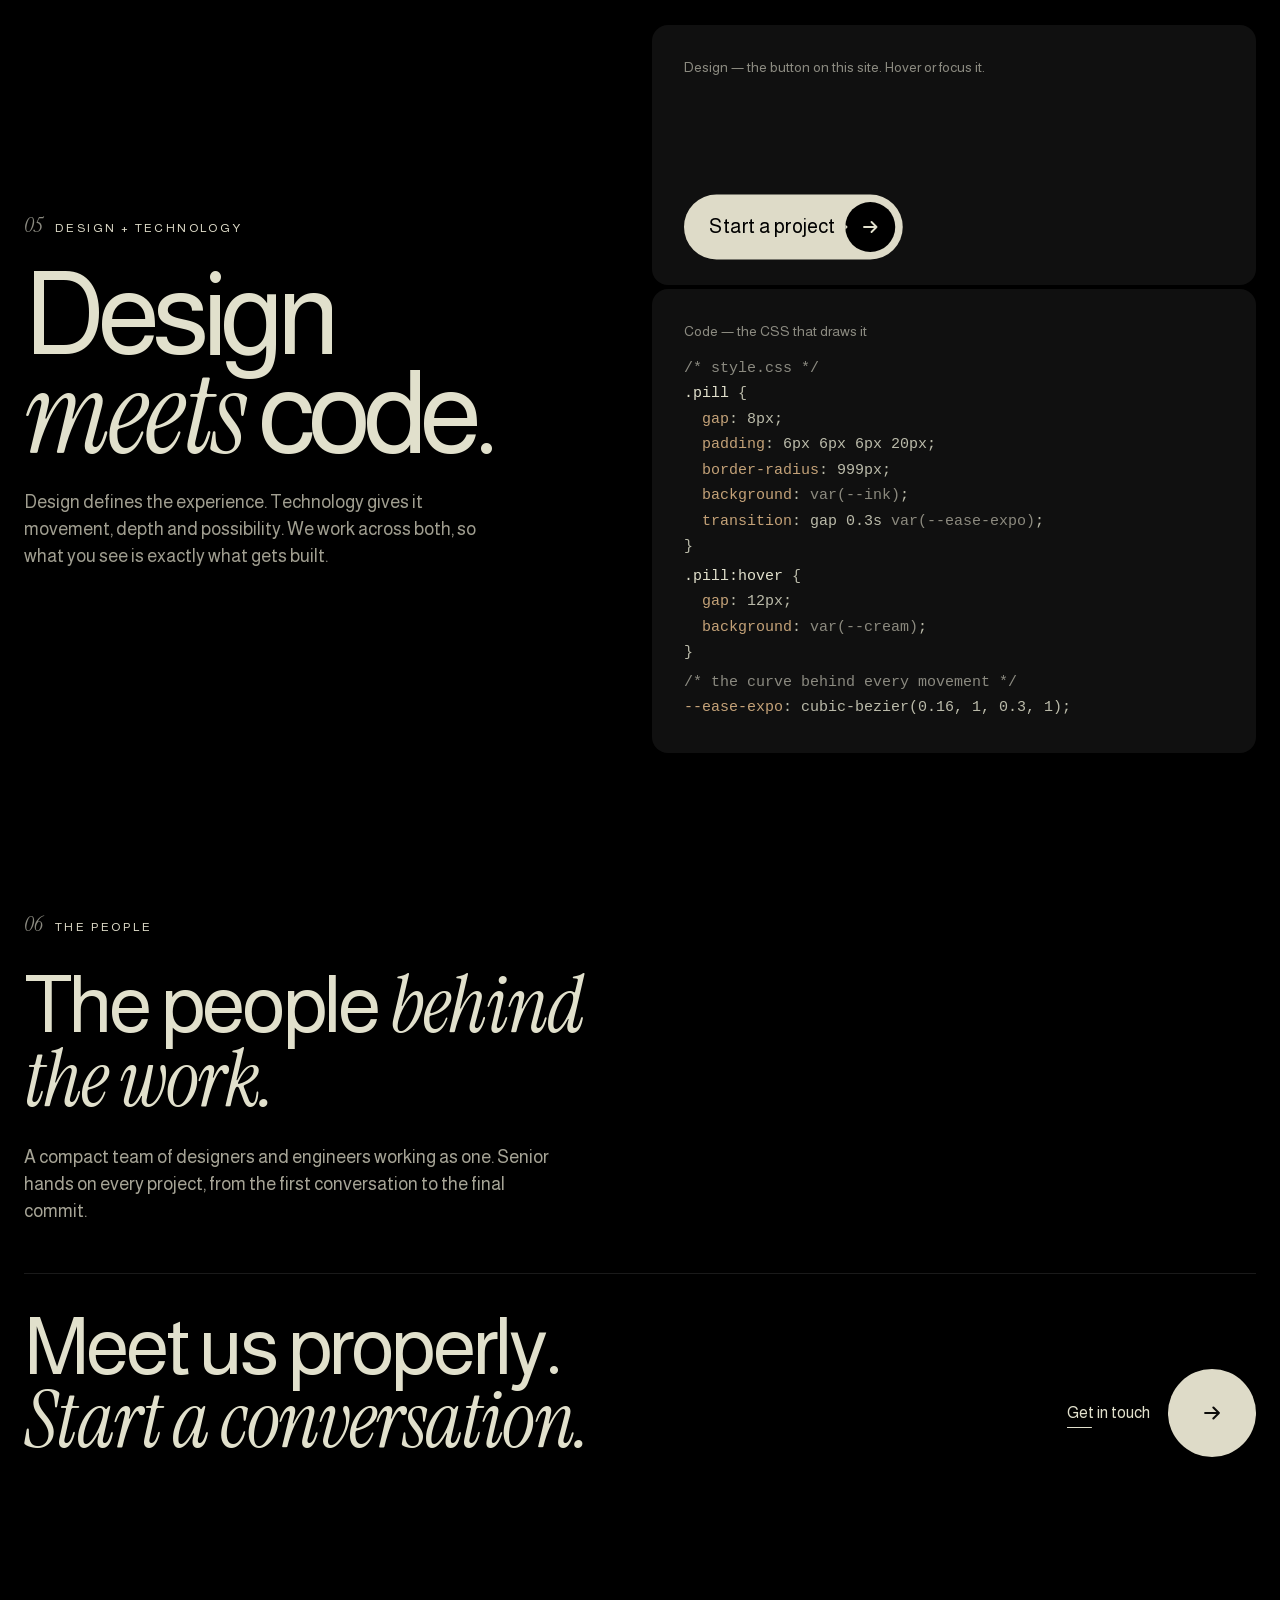
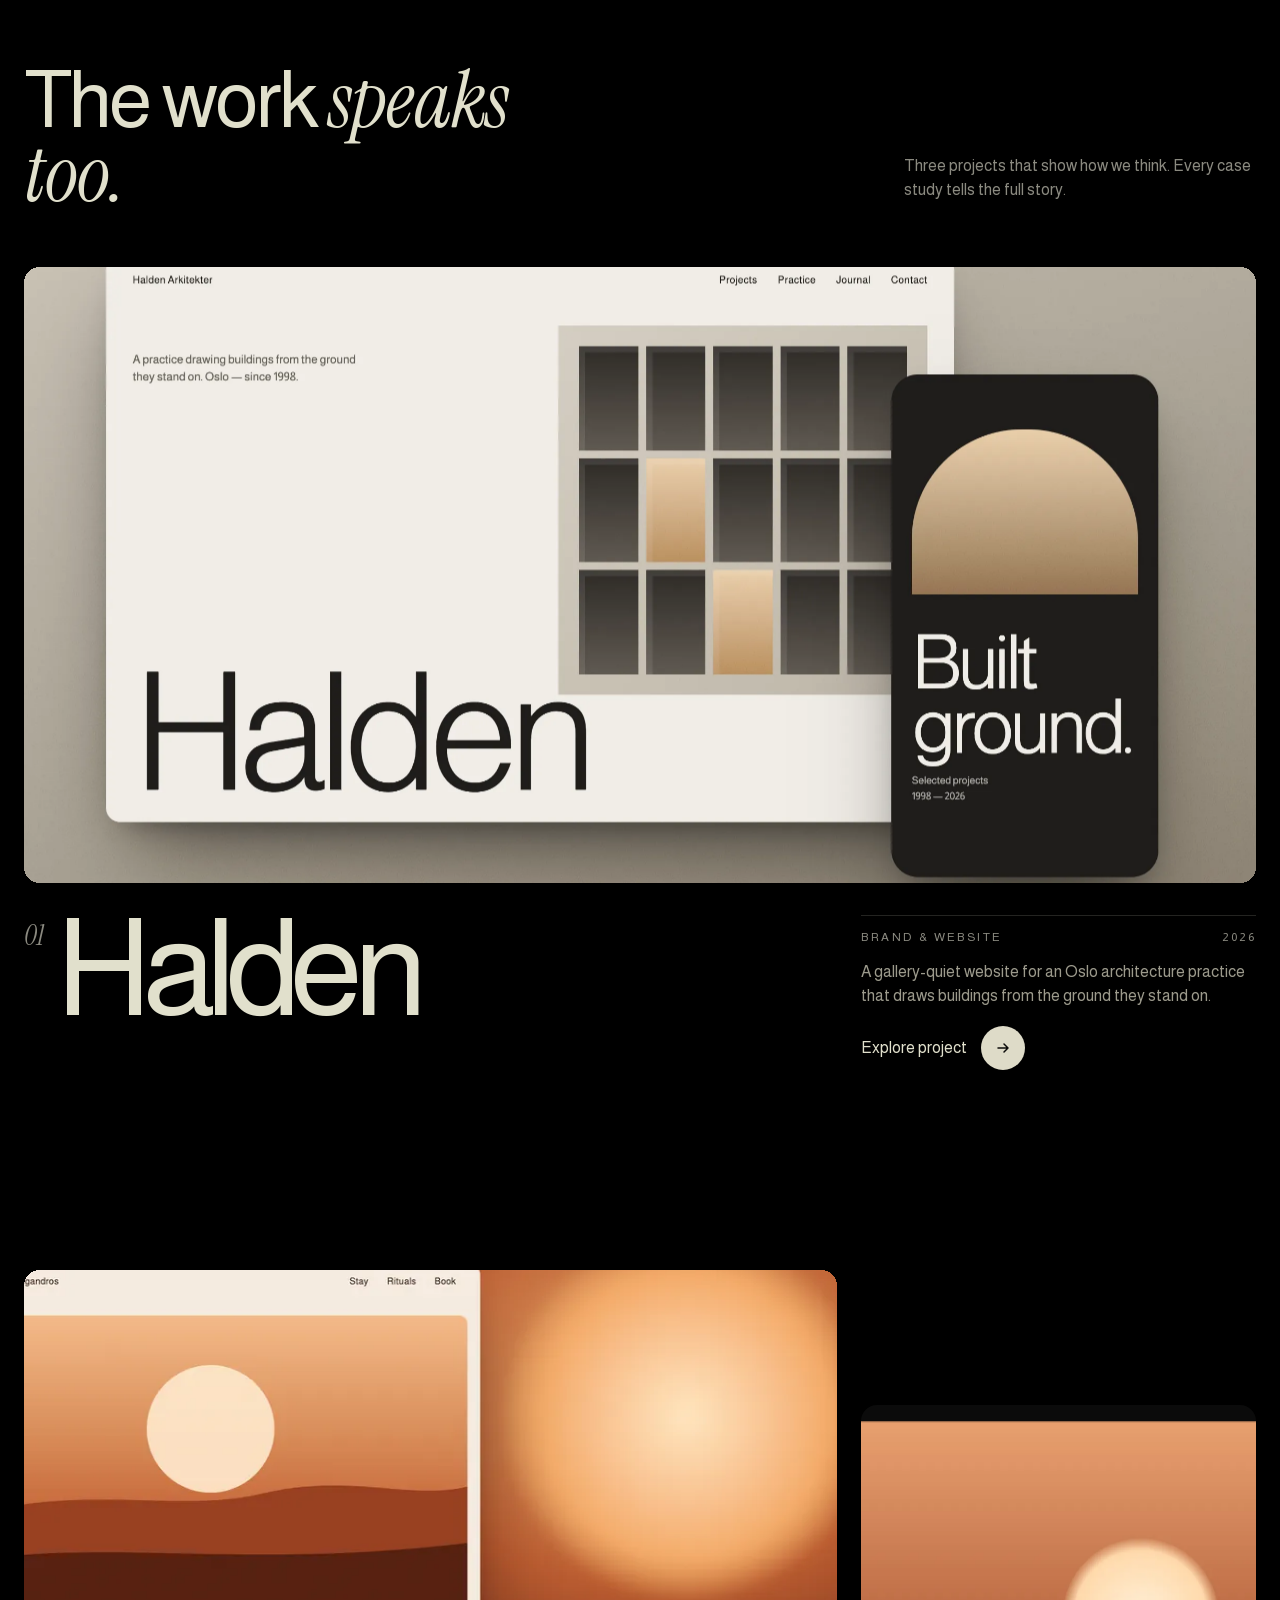
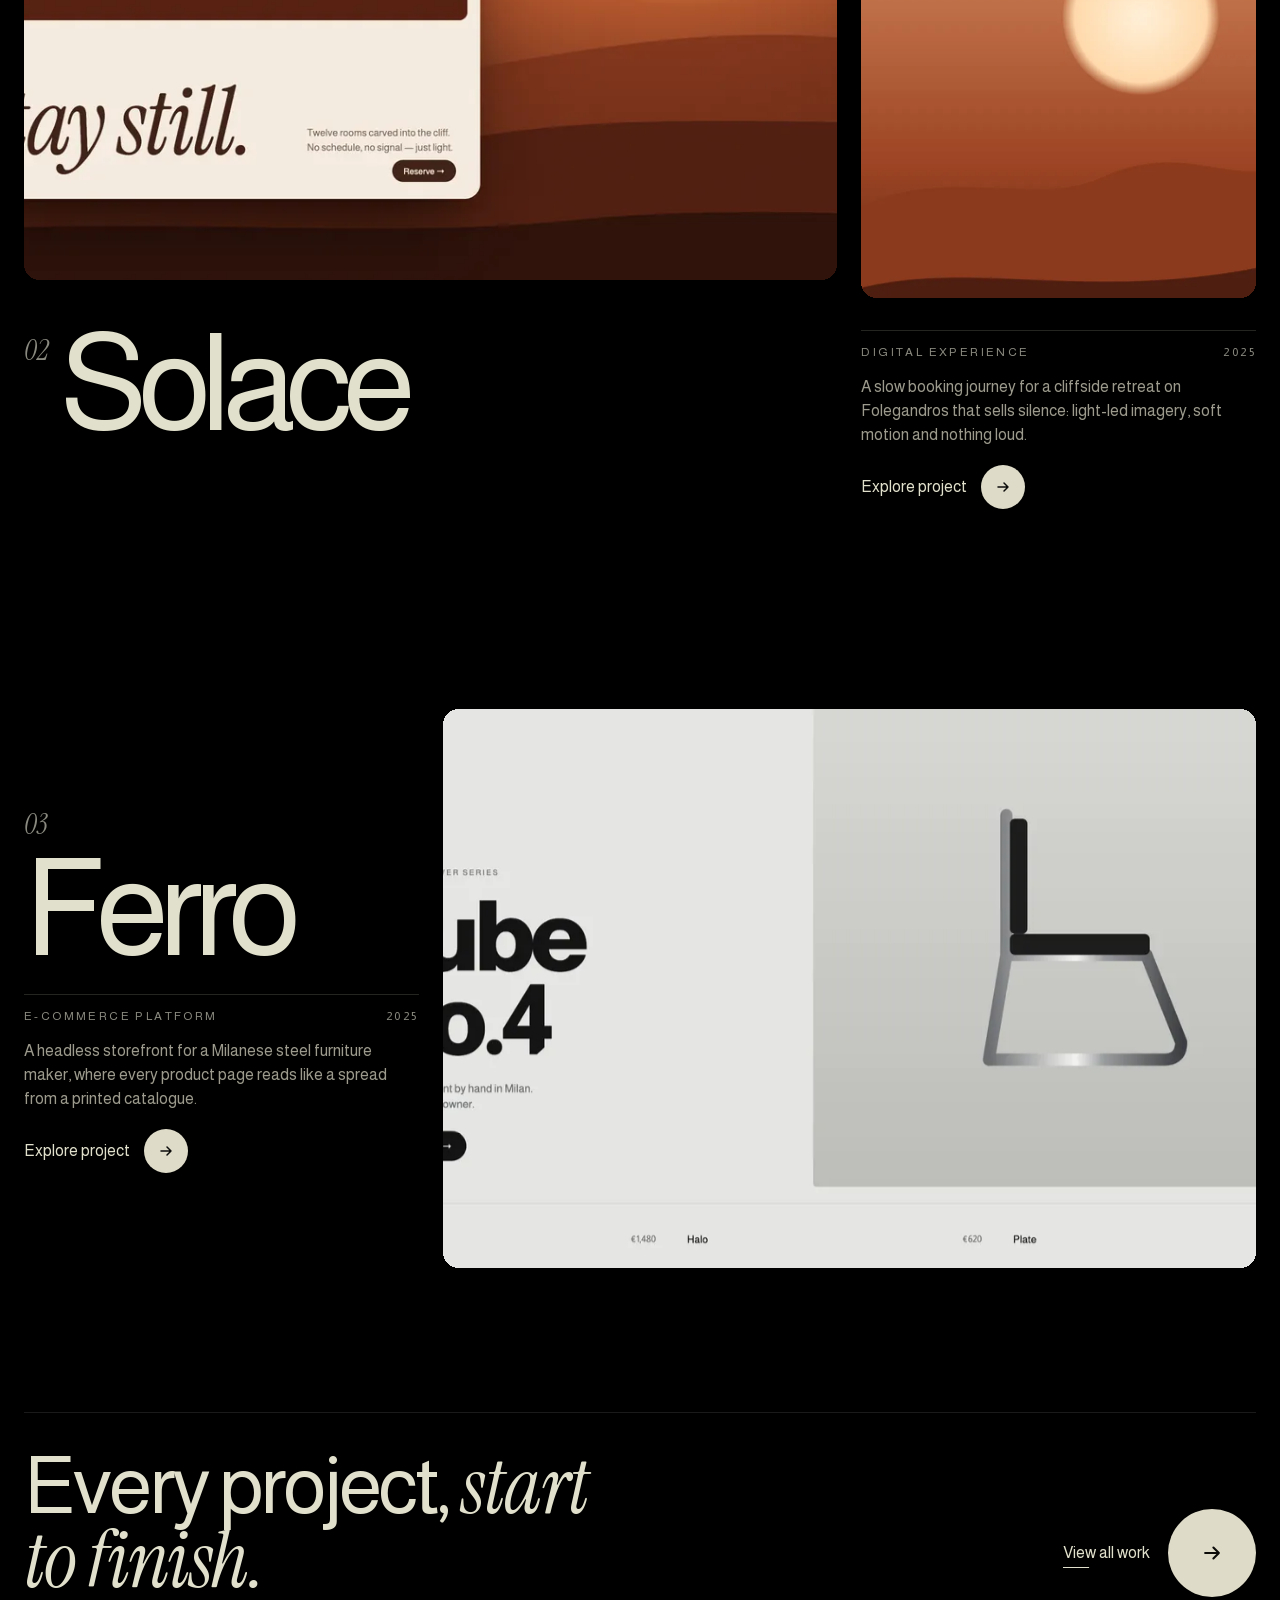
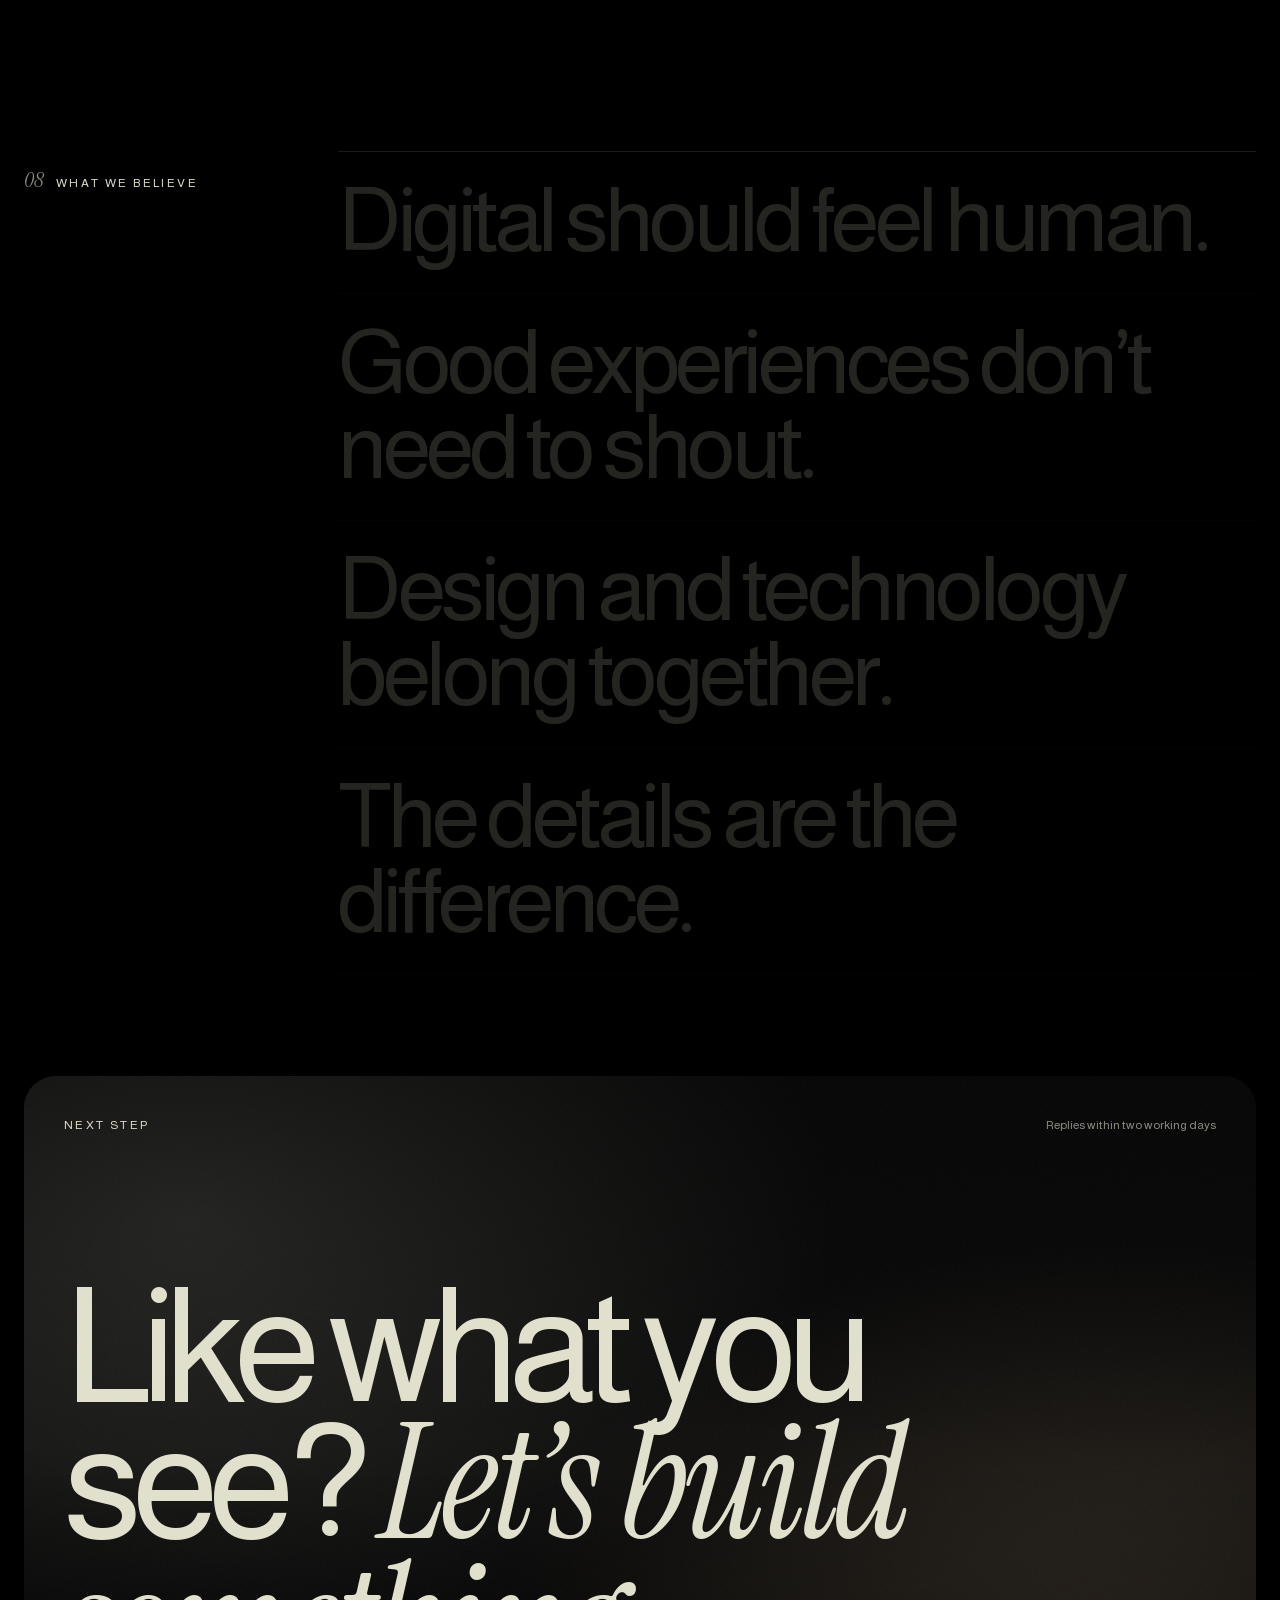
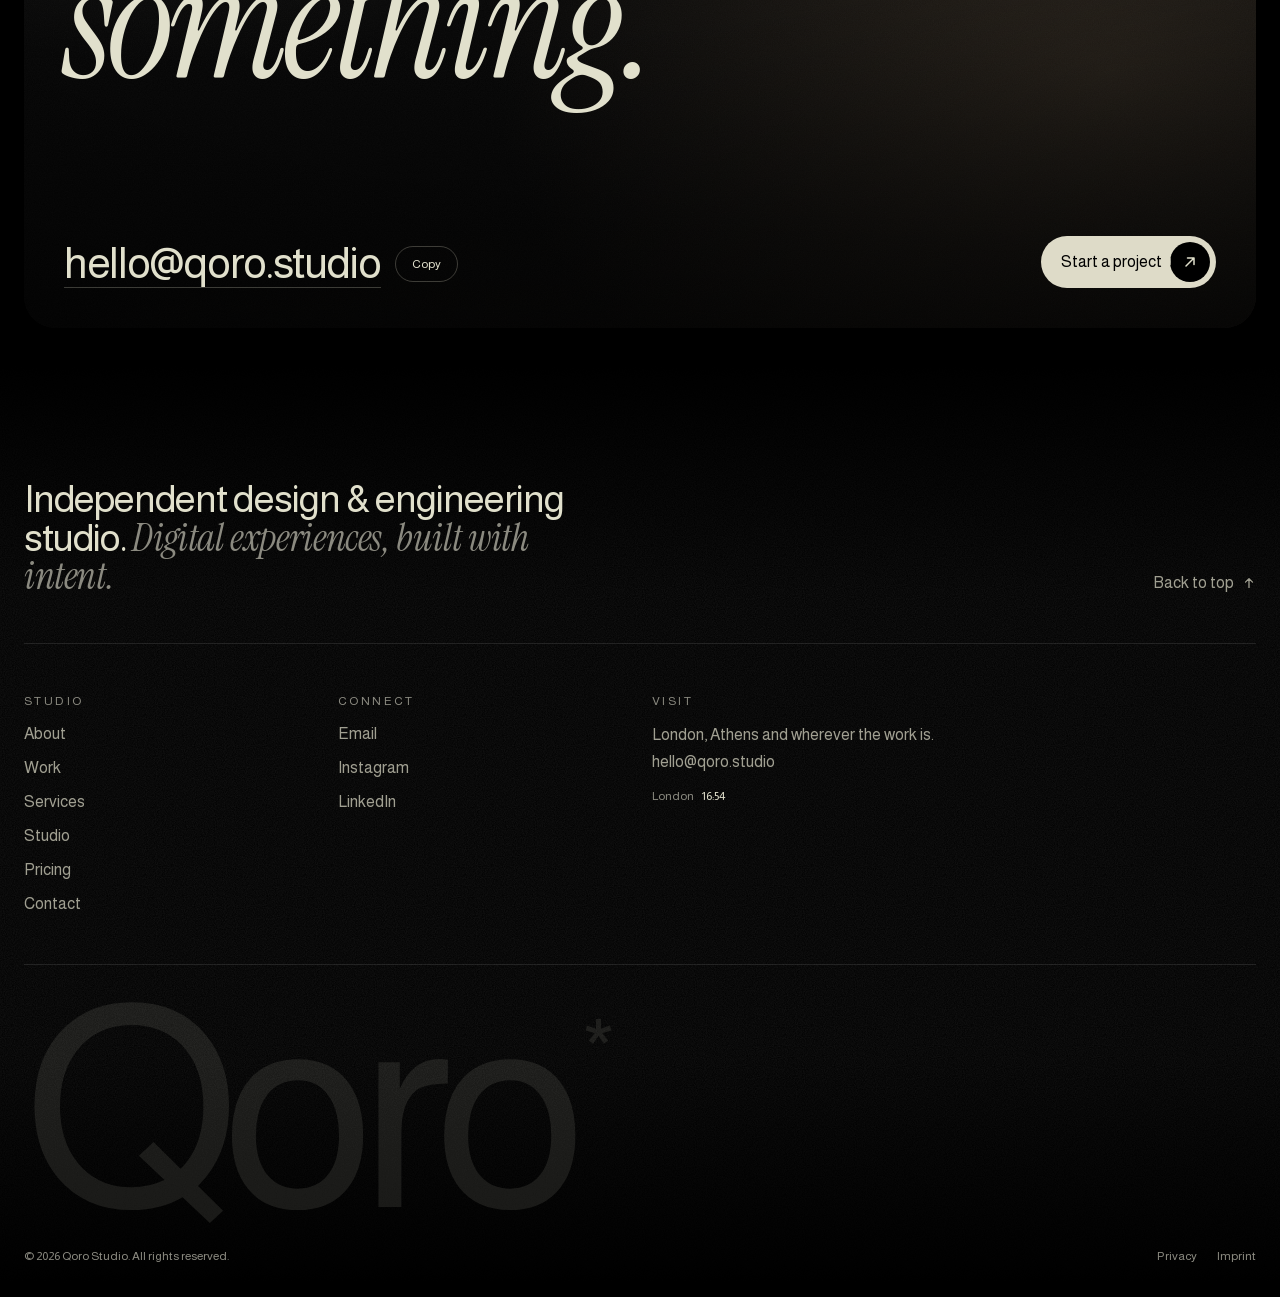
<file: about.html>
<!doctype html>
<html lang="en">
<head>
  <meta charset="utf-8">
  <meta name="viewport" content="width=device-width, initial-scale=1, viewport-fit=cover">
  <title>About — Who we are | Qoro</title>
  <meta name="description" content="Qoro is an independent studio designing and engineering distinctive digital experiences through strategy, design and technology.">
  <meta name="theme-color" content="#000000">
  <meta property="og:title" content="About — Qoro">
  <meta property="og:description" content="Digital experiences, built with intent.">
  <link rel="icon" href="data:image/svg+xml,%3Csvg xmlns='http://www.w3.org/2000/svg' viewBox='0 0 64 64'%3E%3Crect width='64' height='64' rx='16' fill='%23000'/%3E%3Ctext x='50%25' y='54%25' dominant-baseline='middle' text-anchor='middle' font-family='Helvetica,Arial' font-size='40' fill='%23e1e0cc'%3Eq%3C/text%3E%3C/svg%3E">

  <link rel="stylesheet" href="style.css">
  <link rel="stylesheet" href="work/archive.css">
  <link rel="stylesheet" href="about/about.css">

  <!-- Flag JS early so reveal states never flash un-styled content -->
  <script>document.documentElement.classList.add('js');</script>
</head>
<body>
  <div class="curtain" aria-hidden="true" data-curtain><span class="curtain__label"><span data-curtain-label></span></span></div>
  <script>try{var t=sessionStorage.getItem('qoro:transition');if(t!==null){sessionStorage.removeItem('qoro:transition');document.documentElement.classList.add('is-arriving');document.querySelector('[data-curtain-label]').textContent=t;}}catch(e){}</script>
  <a class="skip-link" href="#main">Skip to content</a>

  <!-- ============ NAVIGATION ============ -->
  <header class="nav nav--brand" data-nav>
    <nav class="nav__tab" aria-label="Primary">
      <a class="nav__brand" href="index.html" aria-label="Qoro — home" data-transition="Qoro">Qoro<sup>*</sup></a>
      <ul class="nav__list">
        <li><a class="nav__link" href="about.html" aria-current="page">About</a></li>
        <li><a class="nav__link" href="work.html" data-transition="Work">Work</a></li>
        <li><a class="nav__link" href="services.html" data-transition="Services">Services</a></li>
        <li><a class="nav__link" href="pricing.html" data-transition="Pricing">Pricing</a></li>
        <li><a class="nav__link" href="contact.html" data-transition="Contact">Contact</a></li>
      </ul>
      <button class="nav__toggle" type="button" aria-expanded="false" aria-controls="menu" data-menu-toggle>
        <span class="nav__toggle-label" data-menu-label>Menu</span>
        <span class="nav__toggle-icon" aria-hidden="true"><i></i><i></i></span>
      </button>
    </nav>
  </header>

  <!-- ============ MOBILE MENU ============ -->
  <div class="menu" id="menu" role="dialog" aria-modal="true" aria-label="Site menu" hidden data-menu>
    <div class="menu__frame">
      <div class="cinematic" aria-hidden="true"><div class="cinematic__blob"></div><div class="cinematic__vignette"></div></div>
      <div class="noise noise--overlay" aria-hidden="true"></div>
      <ol class="menu__list">
        <li><a href="about.html" data-menu-link><span class="menu__num">01</span>About</a></li>
        <li><a href="work.html" data-menu-link data-transition="Work"><span class="menu__num">02</span>Work</a></li>
        <li><a href="services.html" data-menu-link data-transition="Services"><span class="menu__num">03</span>Services</a></li>
        <li><a href="pricing.html" data-menu-link data-transition="Pricing"><span class="menu__num">04</span>Pricing</a></li>
        <li><a href="contact.html" data-menu-link data-transition="Contact"><span class="menu__num">05</span><em>Contact</em></a></li>
      </ol>
      <div class="menu__foot">
        <a href="mailto:hello@qoro.studio">hello@qoro.studio</a>
        <div class="menu__social">
          <a href="#" aria-label="Qoro on Instagram">Instagram</a>
          <a href="#" aria-label="Qoro on LinkedIn">LinkedIn</a>
        </div>
      </div>
    </div>
  </div>

  <!-- Contextual cursor (fine pointers only) -->
  <div class="cursor" aria-hidden="true" data-cursor><span class="cursor__ball"><span data-cursor-label>View</span></span></div>

  <main id="main">

    <!-- ============ ABOUT HERO (reuses the hero frame system) ============ -->
    <section class="hero ab-hero" id="top" aria-labelledby="ab-title">
      <div class="hero__frame" data-hero-frame>
        <div class="cinematic" aria-hidden="true">
          <div class="cinematic__blob"></div>
          <div class="cinematic__light" data-hero-light></div>
          <div class="cinematic__vignette"></div>
        </div>
        <div class="noise noise--overlay" aria-hidden="true"></div>
        <div class="hero__shade" aria-hidden="true"></div>

        <p class="hero__meta hero__meta--left" data-reveal data-delay="0.9">About</p>
        <p class="hero__meta hero__meta--right" data-reveal data-delay="1">Independent design &amp; engineering studio</p>

        <div class="hero__content">
          <h1 class="hero__title page-title" id="ab-title" data-split data-stagger="0.09">Digital is more than <em>a screen.</em></h1>
          <div class="hero__aside">
            <p class="hero__lead" data-reveal data-delay="0.5" data-rise-only>
              Qoro is an independent studio building distinctive digital experiences through strategy, design and technology, <em>for brands that refuse to blend in.</em>
            </p>
            <div data-reveal data-delay="0.7">
              <a class="pill magnetic" href="#who">
                <span class="pill__label">Who we are</span>
                <span class="pill__icon" aria-hidden="true"><svg viewBox="0 0 16 16"><path d="M8 3v10M4 9l4 4 4-4"/></svg><svg viewBox="0 0 16 16"><path d="M8 3v10M4 9l4 4 4-4"/></svg></span>
              </a>
            </div>
          </div>
        </div>
      </div>
    </section>

    <!-- ============ 01 WHO WE ARE ============ -->
    <section class="ab-who" id="who" aria-labelledby="ab-who-title">
      <div class="container ab-who__grid">
        <div class="ab-label" data-reveal>
          <span class="ab-label__num">01</span>
          <h2 class="eyebrow" id="ab-who-title">Who we are</h2>
        </div>
        <div class="ab-who__body">
          <p class="ab-who__lead" data-split data-stagger="0.03">Qoro is a creative digital studio that builds brands, websites and experiences <em>people remember.</em></p>
          <p class="ab-who__text" data-reveal data-delay="0.15">We bring strategy, creative direction, design and technology into one practice, carried by one compact team. No hand-offs, no account layers: the people you meet are the people who build.</p>
        </div>
        <div class="ab-who__visual" aria-label="From the work">
          <figure class="ab-who__a" data-img-reveal>
            <div class="ab-who__inner" data-parallax="0.06"><img src="assets/projects/halden/details/study-900.webp" srcset="assets/projects/halden/details/study-900.webp 900w, assets/projects/halden/details/study-1800.webp 1800w" sizes="(min-width: 1024px) 30vw, 60vw" width="1800" height="2250" loading="lazy" decoding="async" alt="Facade study from the Halden project: a grid of dark windows with two lit in warm oak."></div>
          </figure>
          <figure class="ab-who__b" data-img-reveal data-parallax="-0.08">
            <div class="ab-who__inner"><img src="assets/projects/ferro/screens/detail-1200.webp" srcset="assets/projects/ferro/screens/detail-1200.webp 1200w, assets/projects/ferro/screens/detail-2400.webp 2400w" sizes="(min-width: 1024px) 46vw, 90vw" width="2400" height="1500" loading="lazy" decoding="async" alt="Product page designed for Ferro, showing a steel mirror and its specifications."></div>
          </figure>
          <p class="ab-who__caption" data-reveal>From the work — Halden, Ferro</p>
        </div>
      </div>
    </section>

    <!-- ============ 02 PHILOSOPHY — type that reacts to scroll ============ -->
    <section class="ab-philosophy" aria-labelledby="ab-philosophy-title">
      <div class="container">
        <div class="ab-label" data-reveal>
          <span class="ab-label__num">02</span>
          <h2 class="eyebrow" id="ab-philosophy-title">Our philosophy</h2>
        </div>
        <p class="ab-philosophy__text" data-scrub>Good design isn’t decoration. It’s a decision about what matters, and the discipline to leave out what doesn’t. Technology should open doors, not show off. Every interaction should mean something. Simplicity takes more thought, not less, and people feel the details even when they can’t name them.</p>
      </div>
    </section>

    <!-- ============ 03 PRINCIPLES (reuses the Studio list) ============ -->
    <section class="ab-principles" aria-labelledby="ab-principles-title">
      <div class="studio__panel ab-panel">
        <div class="studio__intro">
          <div class="ab-label" data-reveal>
            <span class="ab-label__num">03</span>
            <span class="eyebrow">Principles</span>
          </div>
          <h2 class="studio__title" id="ab-principles-title" data-split>Five rules <em>we actually keep.</em></h2>
          <p class="studio__text" data-reveal data-delay="0.15">Not values on a wall. These shape how we scope, design, build and decide what to leave out.</p>
        </div>
        <ol class="disciplines" aria-label="Qoro principles">
          <li class="discipline" data-discipline><span class="discipline__num">01</span><span class="discipline__name">Purpose over polish</span><em class="discipline__note">every visual decision earns its place</em></li>
          <li class="discipline" data-discipline><span class="discipline__num">02</span><span class="discipline__name">The idea leads</span><em class="discipline__note">technology serves it, never replaces it</em></li>
          <li class="discipline" data-discipline><span class="discipline__num">03</span><span class="discipline__name">Details are the design</span><em class="discipline__note">small moments change how it all feels</em></li>
          <li class="discipline" data-discipline><span class="discipline__num">04</span><span class="discipline__name">Less, but sharper</span><em class="discipline__note">remove until only what matters is left</em></li>
          <li class="discipline" data-discipline><span class="discipline__num">05</span><span class="discipline__name">Built to outlast launch</span><em class="discipline__note">systems that stay useful after go-live</em></li>
        </ol>
      </div>
    </section>

    <!-- ============ 04 HOW WE THINK — pinned horizontal on desktop ============ -->
    <section class="ab-think" aria-labelledby="ab-think-title" data-hscroll>
      <div class="ab-think__sticky">
        <div class="ab-think__track" data-hscroll-track>
          <div class="ab-think__intro">
            <div class="ab-label" data-reveal>
              <span class="ab-label__num">04</span>
              <span class="eyebrow">How we think</span>
            </div>
            <h2 class="ab-think__title" id="ab-think-title" data-split data-stagger="0.06">We don’t start with a template. <em>We start with the problem.</em></h2>
            <p class="ab-think__hint" aria-hidden="true">Scroll <span>→</span></p>
          </div>
          <ol class="ab-steps">
            <li class="ab-step">
              <span class="ab-step__num">01</span>
              <h3 class="ab-step__name">Understand</h3>
              <p class="ab-step__q">What are we really solving?</p>
              <p class="ab-step__a">We start with the business, the audience and the problem behind the brief.</p>
            </li>
            <li class="ab-step">
              <span class="ab-step__num">02</span>
              <h3 class="ab-step__name">Define</h3>
              <p class="ab-step__q">What should the experience become?</p>
              <p class="ab-step__a">Strategy and direction, agreed before anyone opens a design file.</p>
            </li>
            <li class="ab-step">
              <span class="ab-step__num">03</span>
              <h3 class="ab-step__name">Explore</h3>
              <p class="ab-step__q">What could it look and feel like?</p>
              <p class="ab-step__a">Type, motion and interaction, tested in the browser early.</p>
            </li>
            <li class="ab-step">
              <span class="ab-step__num">04</span>
              <h3 class="ab-step__name">Build</h3>
              <p class="ab-step__q">How do we make the idea real?</p>
              <p class="ab-step__a">Design and code move together, so nothing is lost in translation.</p>
            </li>
            <li class="ab-step">
              <span class="ab-step__num">05</span>
              <h3 class="ab-step__name">Refine</h3>
              <p class="ab-step__q">How do we make every detail count?</p>
              <p class="ab-step__a">Timing, spacing, performance and accessibility, polished until it feels inevitable.</p>
            </li>
          </ol>
          <div class="ab-think__end">
            <p class="ab-think__end-text">See how this shapes <em>what we do, and what we’ve made.</em></p>
            <div class="ab-think__links">
              <a class="pill magnetic" href="services.html" data-transition="Services"><span class="pill__label">Our services</span><span class="pill__icon" aria-hidden="true"><svg viewBox="0 0 16 16"><path d="M3 8h10M9 4l4 4-4 4"/></svg><svg viewBox="0 0 16 16"><path d="M3 8h10M9 4l4 4-4 4"/></svg></span></a>
              <a class="btn-outline" href="work.html" data-transition="Work">View the work</a>
            </div>
          </div>
        </div>
      </div>
    </section>

    <!-- ============ 05 DESIGN MEETS CODE ============ -->
    <section class="ab-code" aria-labelledby="ab-code-title">
      <div class="container ab-code__grid">
        <div class="ab-code__intro">
          <div class="ab-label" data-reveal>
            <span class="ab-label__num">05</span>
            <span class="eyebrow">Design + technology</span>
          </div>
          <h2 class="ab-code__title" id="ab-code-title" data-split data-stagger="0.08">Design <em>meets</em> code.</h2>
          <p class="ab-code__text" data-reveal data-delay="0.15">Design defines the experience. Technology gives it movement, depth and possibility. We work across both, so what you see is exactly what gets built.</p>
        </div>
        <div class="ab-code__demo" data-reveal data-delay="0.1" data-code-demo>
          <div class="ab-code__stage">
            <span class="ab-code__cap">Design — the button on this site. Hover or focus it.</span>
            <a class="pill" href="contact.html" data-transition="Contact" data-code-trigger>
              <span class="pill__label">Start a project</span>
              <span class="pill__icon" aria-hidden="true"><svg viewBox="0 0 16 16"><path d="M3 8h10M9 4l4 4-4 4"/></svg><svg viewBox="0 0 16 16"><path d="M3 8h10M9 4l4 4-4 4"/></svg></span>
            </a>
          </div>
          <figure class="ab-code__source">
            <figcaption class="ab-code__cap">Code — the CSS that draws it</figcaption>
            <pre class="ab-code__pre" aria-label="CSS for the button"><code><span class="t-c">/* style.css */</span>
<span class="t-s">.pill</span> {
  <span class="t-p">gap</span>: 8px;
  <span class="t-p">padding</span>: 6px 6px 6px 20px;
  <span class="t-p">border-radius</span>: 999px;
  <span class="t-p">background</span>: <span class="t-v">var(--ink)</span>;
  <span class="t-p">transition</span>: gap 0.3s <span class="t-v">var(--ease-expo)</span>;
}
<span class="ab-code__hover" data-code-hover><span class="t-s">.pill:hover</span> {
  <span class="t-p">gap</span>: 12px;
  <span class="t-p">background</span>: <span class="t-v">var(--cream)</span>;
}</span>
<span class="t-c">/* the curve behind every movement */</span>
<span class="t-p">--ease-expo</span>: cubic-bezier(0.16, 1, 0.3, 1);</code></pre>
          </figure>
        </div>
      </div>
    </section>

    <!-- ============ 06 PEOPLE (edit TEAM in about/about.js) ============ -->
    <section class="ab-people" aria-labelledby="ab-people-title">
      <div class="container">
        <div class="ab-label" data-reveal>
          <span class="ab-label__num">06</span>
          <span class="eyebrow">The people</span>
        </div>
        <h2 class="ab-people__title" id="ab-people-title" data-split>The people <em>behind the work.</em></h2>
        <!-- Shown until team members are added in about/about.js -->
        <div class="ab-people__fallback" data-team-fallback>
          <p class="ab-people__text" data-reveal>A compact team of designers and engineers working as one. Senior hands on every project, from the first conversation to the final commit.</p>
          <a class="row-cta" href="contact.html" data-transition="Contact" data-reveal>
            <span class="row-cta__text">Meet us properly. <em>Start a conversation.</em></span>
            <span class="row-cta__action">
              <span class="row-cta__label">Get in touch</span>
              <span class="row-cta__icon" aria-hidden="true"><svg viewBox="0 0 16 16"><path d="M3 8h10M9 4l4 4-4 4"/></svg><svg viewBox="0 0 16 16"><path d="M3 8h10M9 4l4 4-4 4"/></svg></span>
            </span>
          </a>
        </div>
        <ol class="ab-team" data-team hidden></ol>
      </div>
    </section>

    <!-- ============ 07 THE WORK (reuses the Work archive) ============ -->
    <section class="ab-work" aria-labelledby="ab-work-title">
      <div class="container">
        <header class="section-head">
          <div class="section-head__main">
            <div class="ab-label" data-reveal>
              <span class="ab-label__num">07</span>
              <span class="eyebrow">Selected work</span>
            </div>
            <h2 class="section-head__title" id="ab-work-title" data-split>The work <em>speaks too.</em></h2>
          </div>
          <p class="section-head__note" data-reveal data-delay="0.2">Three projects that show how we think. Every case study tells the full story.</p>
        </header>
        <ol class="wk-list ab-work__list" data-archive-root data-archive-pick="halden,solace,ferro">
          <noscript><li><a class="link" href="work.html">View all work</a></li></noscript>
        </ol>
        <a class="row-cta" href="work.html" data-transition="Work" data-reveal>
          <span class="row-cta__text">Every project, <em>start to finish.</em></span>
          <span class="row-cta__action">
            <span class="row-cta__label">View all work</span>
            <span class="row-cta__icon" aria-hidden="true"><svg viewBox="0 0 16 16"><path d="M3 8h10M9 4l4 4-4 4"/></svg><svg viewBox="0 0 16 16"><path d="M3 8h10M9 4l4 4-4 4"/></svg></span>
          </span>
        </a>
      </div>
    </section>

    <!-- ============ 08 WHAT WE BELIEVE ============ -->
    <section class="ab-believe" aria-labelledby="ab-believe-title">
      <div class="container">
        <div class="ab-label" data-reveal>
          <span class="ab-label__num">08</span>
          <h2 class="eyebrow" id="ab-believe-title">What we believe</h2>
        </div>
        <ul class="ab-beliefs">
          <li class="ab-belief" data-discipline>Digital should feel human.</li>
          <li class="ab-belief" data-discipline>Good experiences don’t need to shout.</li>
          <li class="ab-belief" data-discipline>Design and technology belong together.</li>
          <li class="ab-belief" data-discipline>The details are the difference.</li>
        </ul>
      </div>
    </section>

    <!-- ============ CTA (reuses the homepage contact frame) ============ -->
    <section class="cta" id="start" aria-labelledby="cta-title">
      <div class="cta__frame">
        <div class="cinematic" aria-hidden="true"><div class="cinematic__blob"></div><div class="cinematic__vignette"></div></div>
        <div class="noise noise--overlay" aria-hidden="true"></div>
        <div class="hero__shade" aria-hidden="true"></div>
        <div class="cta__top">
          <span class="eyebrow" data-reveal>Next step</span>
          <p class="cta__reply" data-reveal data-delay="0.1">Replies within two working days</p>
        </div>
        <h2 class="cta__title" id="cta-title" data-split data-stagger="0.1">Like what you see? <em>Let’s build something.</em></h2>
        <div class="cta__bottom">
          <div class="cta__email" data-reveal data-delay="0.3">
            <a class="cta__email-link" href="mailto:hello@qoro.studio">hello@qoro.studio</a>
            <button class="cta__copy" type="button" data-copy="hello@qoro.studio"><span data-copy-label>Copy</span></button>
            <span class="sr-only" aria-live="polite" data-copy-status></span>
          </div>
          <div data-reveal data-delay="0.4">
            <a class="pill magnetic" href="contact.html" data-transition="Contact">
              <span class="pill__label">Start a project</span>
              <span class="pill__icon" aria-hidden="true"><svg viewBox="0 0 16 16"><path d="M4 12 12 4M5.5 4H12v6.5"/></svg><svg viewBox="0 0 16 16"><path d="M4 12 12 4M5.5 4H12v6.5"/></svg></span>
            </a>
          </div>
        </div>
      </div>
    </section>
  </main>

  <!-- Floating portrait preview for team rows (used once TEAM has photos) -->
  <div class="ab-preview" aria-hidden="true" data-ab-preview><div class="ab-preview__inner" data-ab-preview-inner></div></div>

  <!-- ============ FOOTER ============ -->
  <footer class="footer">
    <div class="noise noise--bg" aria-hidden="true"></div>
    <div class="container">
      <div class="footer__lead">
        <p class="footer__statement" data-reveal>Independent design &amp; engineering studio. <em>Digital experiences, built with intent.</em></p>
        <a class="footer__top" href="#top">Back to top
          <svg viewBox="0 0 16 16" aria-hidden="true"><path d="M8 13V3M4 7l4-4 4 4"/></svg>
        </a>
      </div>

      <nav class="footer__nav" aria-label="Footer">
        <div class="footer__col">
          <h3 class="footer__heading">Studio</h3>
          <ul>
            <li><a class="link" href="about.html">About</a></li>
            <li><a class="link" href="work.html" data-transition="Work">Work</a></li>
            <li><a class="link" href="services.html" data-transition="Services">Services</a></li>
            <li><a class="link" href="index.html#studio" data-transition="Studio">Studio</a></li>
            <li><a class="link" href="pricing.html" data-transition="Pricing">Pricing</a></li>
            <li><a class="link" href="contact.html" data-transition="Contact">Contact</a></li>
          </ul>
        </div>
        <div class="footer__col">
          <h3 class="footer__heading">Connect</h3>
          <ul>
            <li><a class="link" href="mailto:hello@qoro.studio">Email</a></li>
            <li><a class="link" href="#" aria-label="Qoro on Instagram">Instagram</a></li>
            <li><a class="link" href="#" aria-label="Qoro on LinkedIn">LinkedIn</a></li>
          </ul>
        </div>
        <div class="footer__col footer__col--wide">
          <h3 class="footer__heading">Visit</h3>
          <p>London, Athens and wherever the work is.<br>
            <a class="link" href="mailto:hello@qoro.studio">hello@qoro.studio</a></p>
          <p class="footer__clock">London <time data-clock>--:--</time></p>
        </div>
      </nav>

      <div class="footer__mark" aria-hidden="true" data-footer-mark>
        <span>Q</span><span>o</span><span>r</span><span>o</span><sup>*</sup>
      </div>

      <div class="footer__base">
        <p>© <span data-year>2026</span> Qoro Studio. All rights reserved.</p>
        <div class="footer__legal">
          <a class="link" href="#">Privacy</a>
          <a class="link" href="#">Imprint</a>
        </div>
      </div>
    </div>
  </footer>

  <script src="work/data.js" defer></script>
  <script src="work/archive.js" defer></script>
  <script src="about/about.js" defer></script>
  <script src="script.js" defer></script>
</body>
</html>
</file>
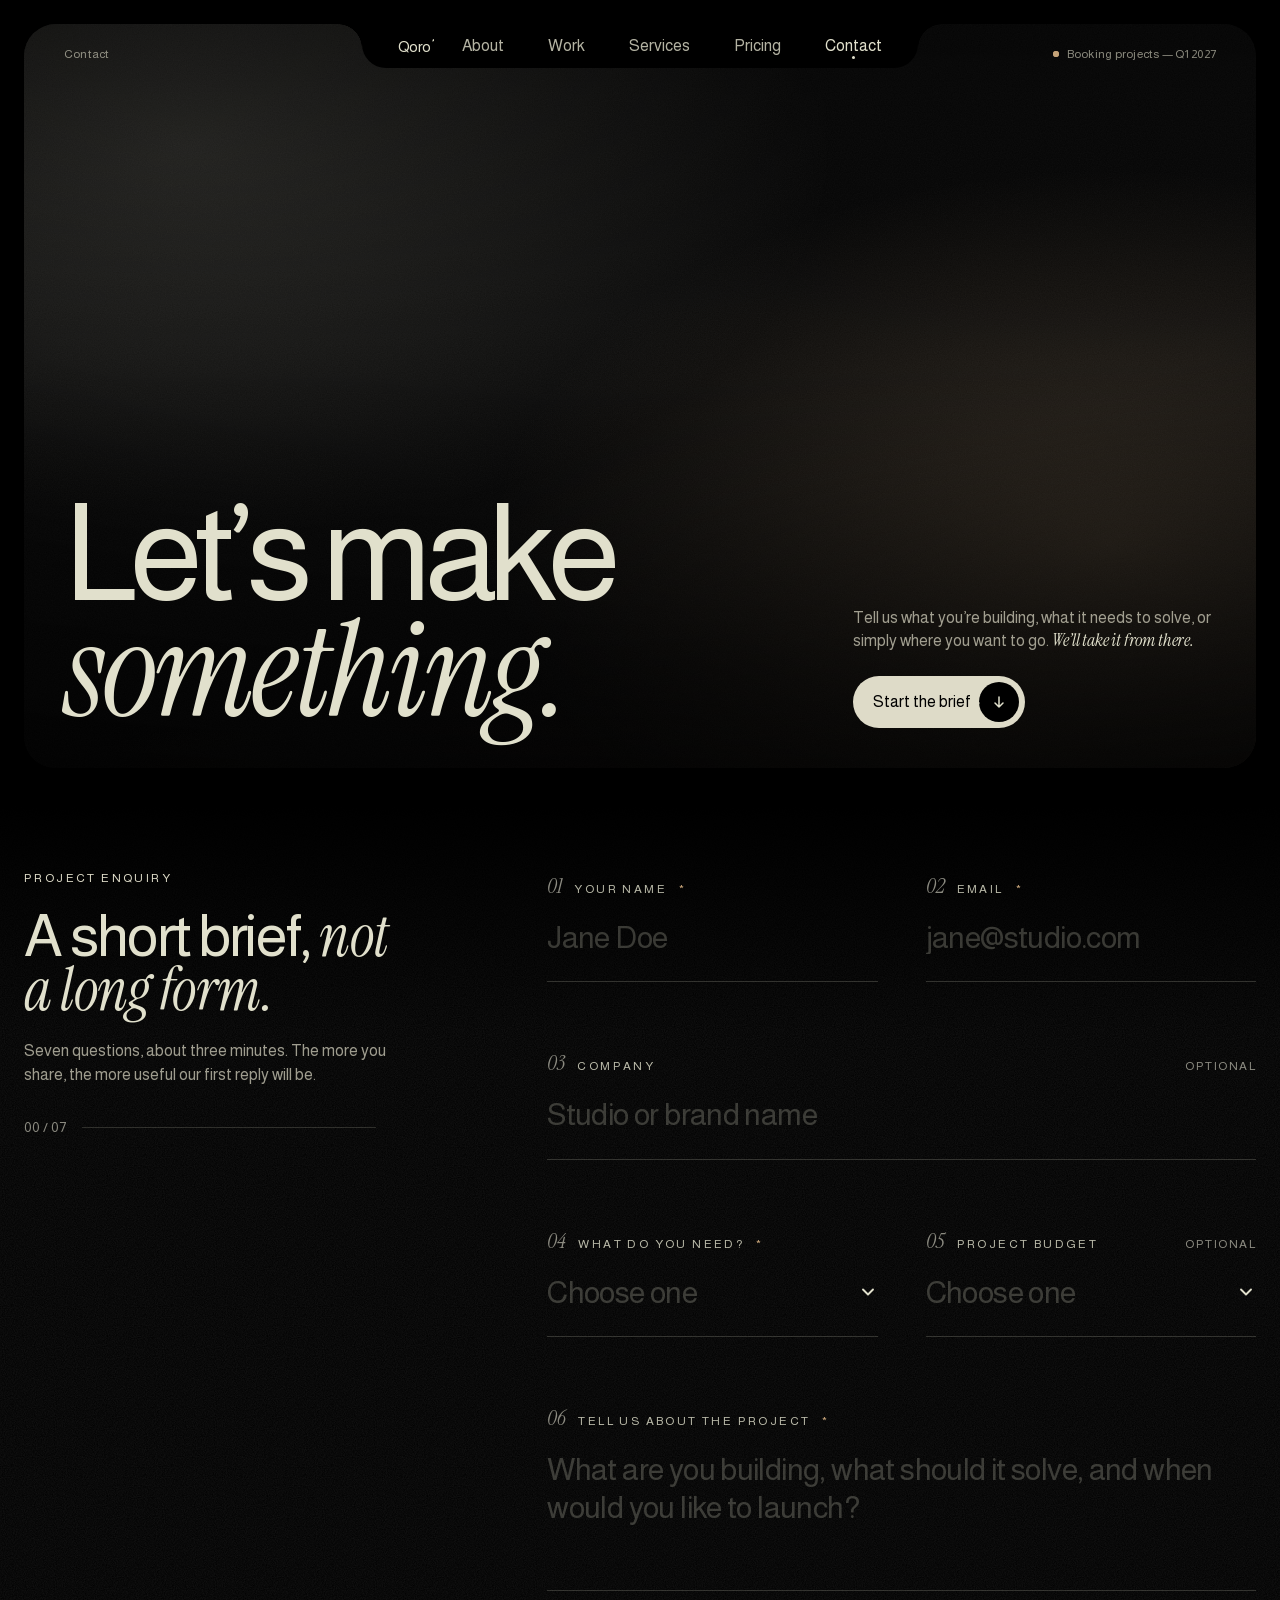
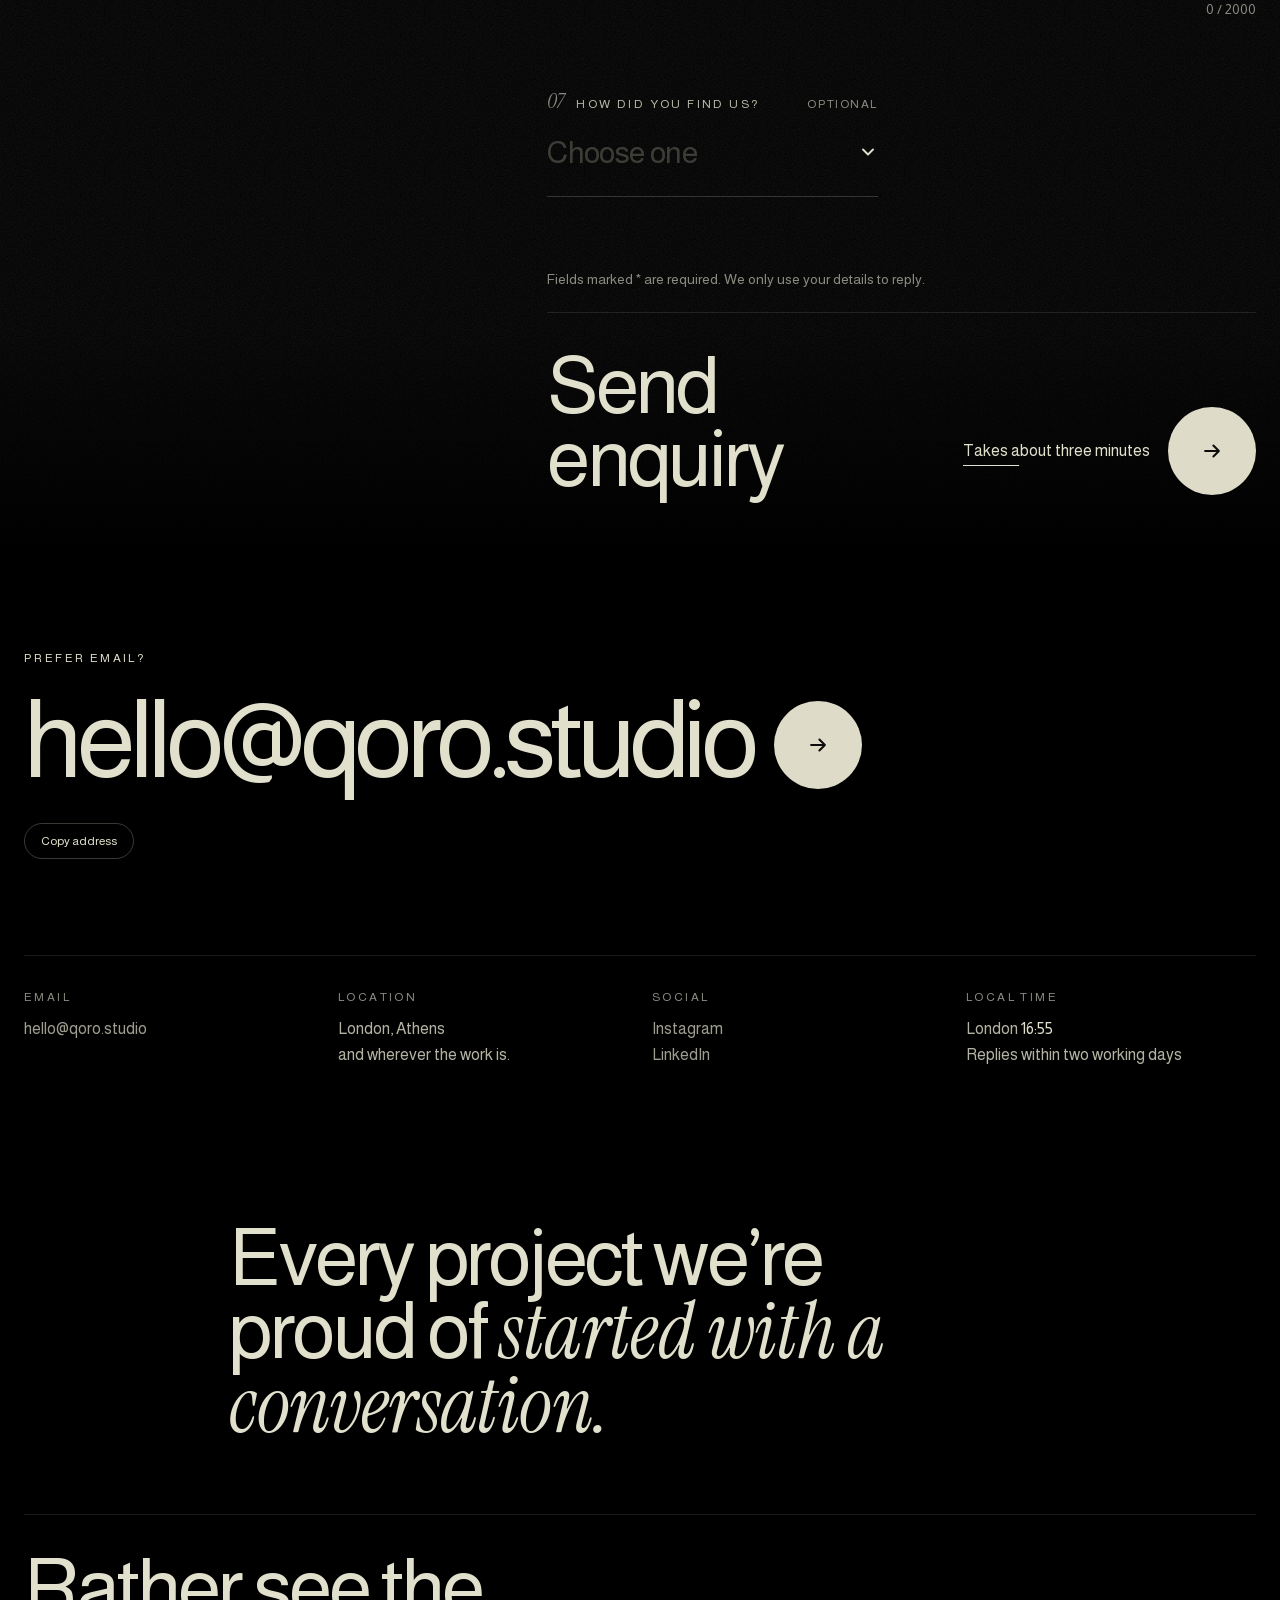
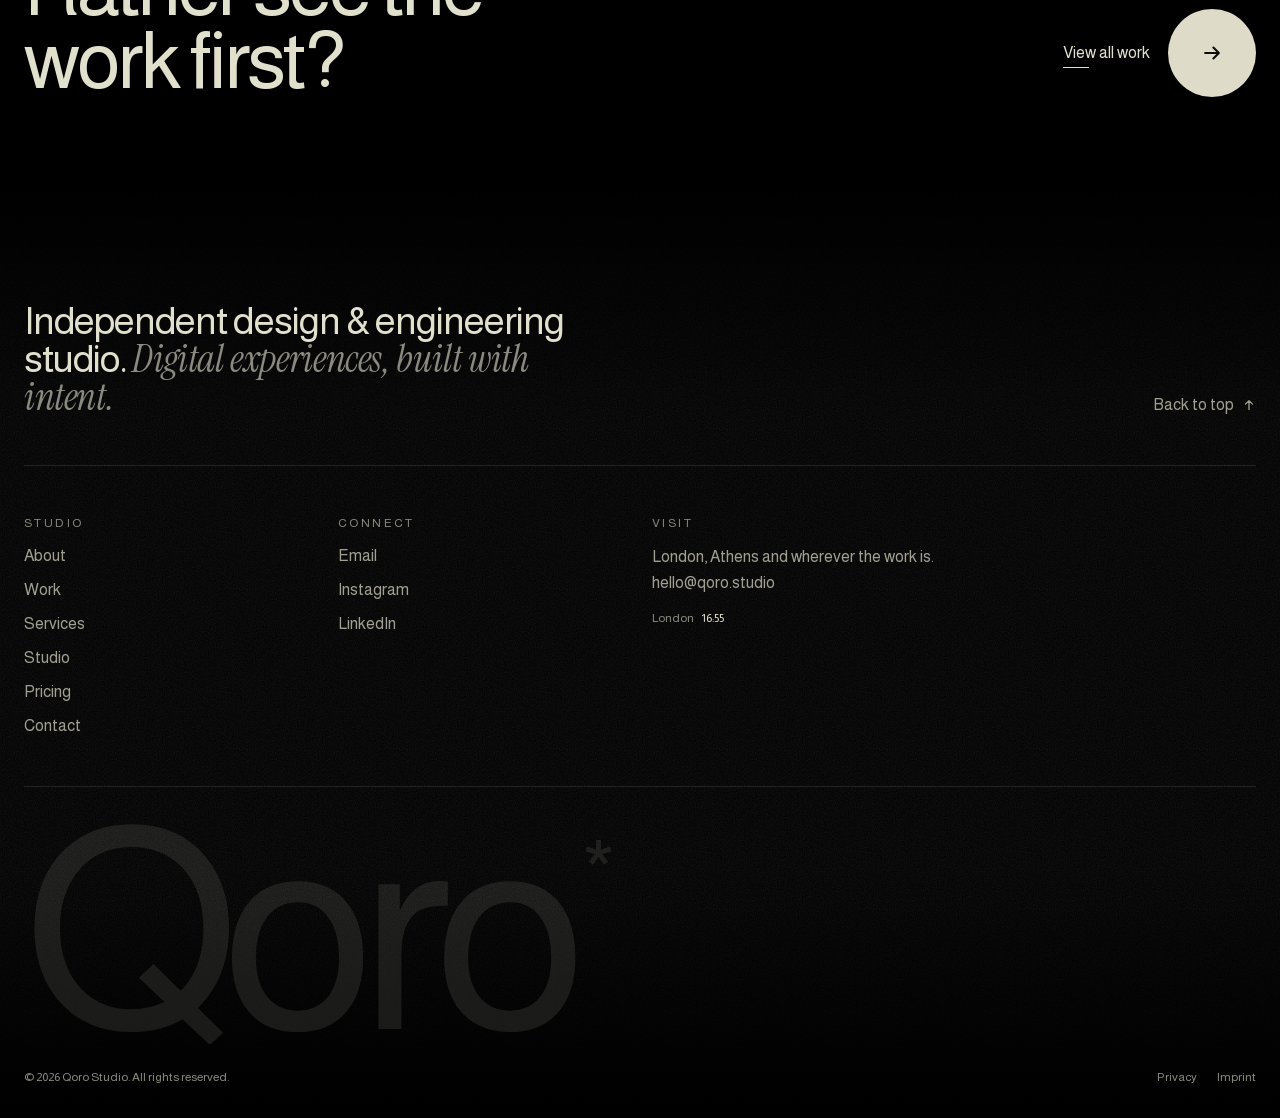
<file: contact.html>
<!doctype html>
<html lang="en">
<head>
  <meta charset="utf-8">
  <meta name="viewport" content="width=device-width, initial-scale=1, viewport-fit=cover">
  <title>Contact — Start a project | Qoro</title>
  <meta name="description" content="Start a project with Qoro. Tell us what you are building and we will take it from there.">
  <meta name="theme-color" content="#000000">
  <meta property="og:title" content="Contact — Qoro">
  <meta property="og:description" content="Digital experiences, built with intent.">
  <link rel="icon" href="data:image/svg+xml,%3Csvg xmlns='http://www.w3.org/2000/svg' viewBox='0 0 64 64'%3E%3Crect width='64' height='64' rx='16' fill='%23000'/%3E%3Ctext x='50%25' y='54%25' dominant-baseline='middle' text-anchor='middle' font-family='Helvetica,Arial' font-size='40' fill='%23e1e0cc'%3Eq%3C/text%3E%3C/svg%3E">

  <link rel="stylesheet" href="style.css">
  <link rel="stylesheet" href="contact/contact.css">

  <!-- Flag JS early so reveal states never flash un-styled content -->
  <script>document.documentElement.classList.add('js');</script>
</head>
<body>
  <div class="curtain" aria-hidden="true" data-curtain><span class="curtain__label"><span data-curtain-label></span></span></div>
  <script>try{var t=sessionStorage.getItem('qoro:transition');if(t!==null){sessionStorage.removeItem('qoro:transition');document.documentElement.classList.add('is-arriving');document.querySelector('[data-curtain-label]').textContent=t;}}catch(e){}</script>
  <a class="skip-link" href="#main">Skip to content</a>

  <!-- ============ NAVIGATION ============ -->
  <header class="nav nav--brand" data-nav>
    <nav class="nav__tab" aria-label="Primary">
      <a class="nav__brand" href="index.html" aria-label="Qoro — home" data-transition="Qoro">Qoro<sup>*</sup></a>
      <ul class="nav__list">
        <li><a class="nav__link" href="about.html" data-transition="About">About</a></li>
        <li><a class="nav__link" href="work.html" data-transition="Work">Work</a></li>
        <li><a class="nav__link" href="services.html" data-transition="Services">Services</a></li>
        <li><a class="nav__link" href="pricing.html" data-transition="Pricing">Pricing</a></li>
        <li><a class="nav__link" href="contact.html" aria-current="page">Contact</a></li>
      </ul>
      <button class="nav__toggle" type="button" aria-expanded="false" aria-controls="menu" data-menu-toggle>
        <span class="nav__toggle-label" data-menu-label>Menu</span>
        <span class="nav__toggle-icon" aria-hidden="true"><i></i><i></i></span>
      </button>
    </nav>
  </header>

  <!-- ============ MOBILE MENU ============ -->
  <div class="menu" id="menu" role="dialog" aria-modal="true" aria-label="Site menu" hidden data-menu>
    <div class="menu__frame">
      <div class="cinematic" aria-hidden="true"><div class="cinematic__blob"></div><div class="cinematic__vignette"></div></div>
      <div class="noise noise--overlay" aria-hidden="true"></div>
      <ol class="menu__list">
        <li><a href="about.html" data-menu-link data-transition="About"><span class="menu__num">01</span>About</a></li>
        <li><a href="work.html" data-menu-link data-transition="Work"><span class="menu__num">02</span>Work</a></li>
        <li><a href="services.html" data-menu-link data-transition="Services"><span class="menu__num">03</span>Services</a></li>
        <li><a href="pricing.html" data-menu-link data-transition="Pricing"><span class="menu__num">04</span>Pricing</a></li>
        <li><a href="contact.html" data-menu-link><span class="menu__num">05</span><em>Contact</em></a></li>
      </ol>
      <div class="menu__foot">
        <a href="mailto:hello@qoro.studio">hello@qoro.studio</a>
        <div class="menu__social">
          <a href="#" aria-label="Qoro on Instagram">Instagram</a>
          <a href="#" aria-label="Qoro on LinkedIn">LinkedIn</a>
        </div>
      </div>
    </div>
  </div>

  <!-- Contextual cursor (fine pointers only) -->
  <div class="cursor" aria-hidden="true" data-cursor><span class="cursor__ball"><span data-cursor-label>View</span></span></div>

  <main id="main">

    <!-- ============ CONTACT HERO (reuses the hero frame system) ============ -->
    <section class="hero ct-hero" id="top" aria-labelledby="ct-title">
      <div class="hero__frame" data-hero-frame>
        <div class="cinematic" aria-hidden="true">
          <div class="cinematic__blob"></div>
          <div class="cinematic__light" data-hero-light></div>
          <div class="cinematic__vignette"></div>
        </div>
        <div class="noise noise--overlay" aria-hidden="true"></div>
        <div class="hero__shade" aria-hidden="true"></div>

        <p class="hero__meta hero__meta--left" data-reveal data-delay="0.9">Contact</p>
        <!-- Availability — matches the homepage hero; update both together -->
        <p class="hero__meta hero__meta--right" data-reveal data-delay="1"><span class="dot" aria-hidden="true"></span> Booking projects — Q1 2027</p>

        <div class="hero__content">
          <h1 class="hero__title page-title" id="ct-title" data-split data-stagger="0.09">Let’s make <em>something.</em></h1>
          <div class="hero__aside">
            <p class="hero__lead" data-reveal data-delay="0.5" data-rise-only>
              Tell us what you’re building, what it needs to solve, or simply where you want to go. <em>We’ll take it from there.</em>
            </p>
            <div data-reveal data-delay="0.7">
              <a class="pill magnetic" href="#brief">
                <span class="pill__label">Start the brief</span>
                <span class="pill__icon" aria-hidden="true"><svg viewBox="0 0 16 16"><path d="M8 3v10M4 9l4 4 4-4"/></svg><svg viewBox="0 0 16 16"><path d="M8 3v10M4 9l4 4 4-4"/></svg></span>
              </a>
            </div>
          </div>
        </div>
      </div>
    </section>

    <!-- ============ PROJECT ENQUIRY ============ -->
    <section class="ct-brief" aria-labelledby="brief-title">
      <div class="noise noise--bg" aria-hidden="true"></div>
      <div class="container ct-brief__grid">
        <aside class="ct-brief__aside">
          <span class="eyebrow" data-reveal>Project enquiry</span>
          <h2 class="ct-brief__title" id="brief-title" data-split>A short brief, <em>not a long form.</em></h2>
          <p class="ct-brief__text" data-reveal data-delay="0.15">Seven questions, about three minutes. The more you share, the more useful our first reply will be.</p>
          <p class="ct-brief__plan" data-plan-note hidden></p>
          <div class="ct-progress" data-reveal data-delay="0.25" aria-hidden="true">
            <span class="ct-progress__count"><span data-progress-count>00</span> / 07</span>
            <span class="ct-progress__bar"><span data-progress-bar></span></span>
          </div>
        </aside>
        <div class="ct-brief__main">
        <form class="brief" id="brief" novalidate data-brief aria-labelledby="brief-title">
          <input type="hidden" name="plan" id="f-plan" data-plan>
          <!-- Spam trap: hidden from people, irresistible to bots -->
          <div class="brief__trap" aria-hidden="true">
            <label for="f-website">Leave this empty</label>
            <input id="f-website" name="website" type="text" tabindex="-1" autocomplete="off">
          </div>

          <div class="field " data-field data-reveal>
            <label class="field__label" for="f-name"><span class="field__num">01</span><span class="field__text">Your name</span><span class="field__req" aria-hidden="true">*</span></label>
            <input class="field__input" id="f-name" name="name" type="text" autocomplete="name" required aria-required="true"
                   placeholder="Jane Doe" aria-describedby="f-name-error">
            <span class="field__line" aria-hidden="true"></span>
            <p class="field__error" id="f-name-error"></p>
          </div>

          <div class="field " data-field data-reveal>
            <label class="field__label" for="f-email"><span class="field__num">02</span><span class="field__text">Email</span><span class="field__req" aria-hidden="true">*</span></label>
            <input class="field__input" id="f-email" name="email" type="email" autocomplete="email" required aria-required="true" inputmode="email" spellcheck="false"
                   placeholder="jane@studio.com" aria-describedby="f-email-error">
            <span class="field__line" aria-hidden="true"></span>
            <p class="field__error" id="f-email-error"></p>
          </div>

          <div class="field field--wide" data-field data-reveal>
            <label class="field__label" for="f-company"><span class="field__num">03</span><span class="field__text">Company</span><span class="field__opt">Optional</span></label>
            <input class="field__input" id="f-company" name="company" type="text" autocomplete="organization"
                   placeholder="Studio or brand name" aria-describedby="f-company-error">
            <span class="field__line" aria-hidden="true"></span>
            <p class="field__error" id="f-company-error"></p>
          </div>

          <div class="field field--select " data-field data-select data-reveal>
            <span class="field__label" id="f-service-label"><span class="field__num">04</span><span class="field__text">What do you need?</span><span class="field__req" aria-hidden="true">*</span></span>
            <input type="hidden" name="service" id="f-service" data-select-input data-required>
            <button class="select__button field__input" type="button" role="combobox" id="f-service-button"
                    aria-haspopup="listbox" aria-expanded="false" aria-controls="f-service-list"
                    aria-labelledby="f-service-label f-service-button" aria-describedby="f-service-error" aria-required="true" data-select-button>
              <span class="select__value" data-select-value data-placeholder="Choose one">Choose one</span><svg class="select__chev" viewBox="0 0 16 16" aria-hidden="true"><path d="M4 6l4 4 4-4"/></svg>
            </button>
            <span class="field__line" aria-hidden="true"></span>
            <ul class="select__list" id="f-service-list" role="listbox" aria-labelledby="f-service-label" tabindex="-1" data-select-list><li class="select__option" id="f-service-opt-0" role="option" aria-selected="false" data-value="Website">Website</li><li class="select__option" id="f-service-opt-1" role="option" aria-selected="false" data-value="Web Application">Web Application</li><li class="select__option" id="f-service-opt-2" role="option" aria-selected="false" data-value="Brand Identity">Brand Identity</li><li class="select__option" id="f-service-opt-3" role="option" aria-selected="false" data-value="UX/UI Design">UX/UI Design</li><li class="select__option" id="f-service-opt-4" role="option" aria-selected="false" data-value="Digital Strategy">Digital Strategy</li><li class="select__option" id="f-service-opt-5" role="option" aria-selected="false" data-value="E-commerce">E-commerce</li><li class="select__option" id="f-service-opt-6" role="option" aria-selected="false" data-value="Other">Other</li></ul>
            <p class="field__error" id="f-service-error"></p>
          </div>

          <div class="field field--select " data-field data-select data-reveal>
            <span class="field__label" id="f-budget-label"><span class="field__num">05</span><span class="field__text">Project budget</span><span class="field__opt">Optional</span></span>
            <input type="hidden" name="budget" id="f-budget" data-select-input>
            <button class="select__button field__input" type="button" role="combobox" id="f-budget-button"
                    aria-haspopup="listbox" aria-expanded="false" aria-controls="f-budget-list"
                    aria-labelledby="f-budget-label f-budget-button" aria-describedby="f-budget-error" data-select-button>
              <span class="select__value" data-select-value data-placeholder="Choose one">Choose one</span><svg class="select__chev" viewBox="0 0 16 16" aria-hidden="true"><path d="M4 6l4 4 4-4"/></svg>
            </button>
            <span class="field__line" aria-hidden="true"></span>
            <ul class="select__list" id="f-budget-list" role="listbox" aria-labelledby="f-budget-label" tabindex="-1" data-select-list><li class="select__option" id="f-budget-opt-0" role="option" aria-selected="false" data-value="€2,500 — €5,000">€2,500 — €5,000</li><li class="select__option" id="f-budget-opt-1" role="option" aria-selected="false" data-value="€5,000 — €10,000">€5,000 — €10,000</li><li class="select__option" id="f-budget-opt-2" role="option" aria-selected="false" data-value="€10,000 — €25,000">€10,000 — €25,000</li><li class="select__option" id="f-budget-opt-3" role="option" aria-selected="false" data-value="€25,000+">€25,000+</li><li class="select__option" id="f-budget-opt-4" role="option" aria-selected="false" data-value="Not sure yet">Not sure yet</li></ul>
            <p class="field__error" id="f-budget-error"></p>
          </div>
          <div class="field field--wide field--area" data-field data-reveal>
            <label class="field__label" for="f-message"><span class="field__num">06</span><span class="field__text">Tell us about the project</span><span class="field__req" aria-hidden="true">*</span></label>
            <textarea class="field__input field__textarea" id="f-message" name="message" rows="3" required aria-required="true" maxlength="2000"
                      placeholder="What are you building, what should it solve, and when would you like to launch?" aria-describedby="f-message-hint f-message-error" data-autogrow></textarea>
            <span class="field__line" aria-hidden="true"></span>
            <p class="field__hint" id="f-message-hint"><span data-count>0</span> / 2000</p>
            <p class="field__error" id="f-message-error"></p>
          </div>

          <div class="field field--select " data-field data-select data-reveal>
            <span class="field__label" id="f-source-label"><span class="field__num">07</span><span class="field__text">How did you find us?</span><span class="field__opt">Optional</span></span>
            <input type="hidden" name="source" id="f-source" data-select-input>
            <button class="select__button field__input" type="button" role="combobox" id="f-source-button"
                    aria-haspopup="listbox" aria-expanded="false" aria-controls="f-source-list"
                    aria-labelledby="f-source-label f-source-button" aria-describedby="f-source-error" data-select-button>
              <span class="select__value" data-select-value data-placeholder="Choose one">Choose one</span><svg class="select__chev" viewBox="0 0 16 16" aria-hidden="true"><path d="M4 6l4 4 4-4"/></svg>
            </button>
            <span class="field__line" aria-hidden="true"></span>
            <ul class="select__list" id="f-source-list" role="listbox" aria-labelledby="f-source-label" tabindex="-1" data-select-list><li class="select__option" id="f-source-opt-0" role="option" aria-selected="false" data-value="Google">Google</li><li class="select__option" id="f-source-opt-1" role="option" aria-selected="false" data-value="Instagram">Instagram</li><li class="select__option" id="f-source-opt-2" role="option" aria-selected="false" data-value="LinkedIn">LinkedIn</li><li class="select__option" id="f-source-opt-3" role="option" aria-selected="false" data-value="Referral">Referral</li><li class="select__option" id="f-source-opt-4" role="option" aria-selected="false" data-value="Other">Other</li></ul>
            <p class="field__error" id="f-source-error"></p>
          </div>

          <div class="brief__submit field--wide" data-reveal>
            <p class="brief__note">Fields marked <span aria-hidden="true">*</span><span class="sr-only">with an asterisk</span> are required. We only use your details to reply.</p>
            <button class="row-cta brief__button" type="submit" data-cursor-target="Send" data-submit>
              <span class="row-cta__text" data-submit-label>Send enquiry</span>
              <span class="row-cta__action">
                <span class="row-cta__label" data-submit-hint>Takes about three minutes</span>
                <span class="row-cta__icon" aria-hidden="true"><svg viewBox="0 0 16 16"><path d="M3 8h10M9 4l4 4-4 4"/></svg><svg viewBox="0 0 16 16"><path d="M3 8h10M9 4l4 4-4 4"/></svg></span>
              </span>
            </button>
          </div>
        </form>

        <!-- Result states: only "sent" claims delivery, and only after the endpoint confirms it -->
        <div class="brief-state" data-state="sent" hidden tabindex="-1" role="status">
          <span class="eyebrow">Enquiry sent</span>
          <p class="brief-state__title">Thanks for reaching out. <em>We’ll be in touch shortly.</em></p>
          <a class="pill magnetic" href="index.html" data-transition="Qoro"><span class="pill__label">Back to Qoro</span><span class="pill__icon" aria-hidden="true"><svg viewBox="0 0 16 16"><path d="M3 8h10M9 4l4 4-4 4"/></svg><svg viewBox="0 0 16 16"><path d="M3 8h10M9 4l4 4-4 4"/></svg></span></a>
        </div>
        <div class="brief-state" data-state="offline" hidden tabindex="-1" role="status">
          <span class="eyebrow">Almost there</span>
          <p class="brief-state__title">Our online form isn’t connected yet, <em>so nothing has been sent.</em></p>
          <p class="brief-state__text">Your brief is ready. Send it from your email app and it will reach us directly.</p>
          <div class="brief-state__actions">
            <a class="pill magnetic" href="mailto:hello@qoro.studio" data-mailto><span class="pill__label">Send by email</span><span class="pill__icon" aria-hidden="true"><svg viewBox="0 0 16 16"><path d="M3 8h10M9 4l4 4-4 4"/></svg><svg viewBox="0 0 16 16"><path d="M3 8h10M9 4l4 4-4 4"/></svg></span></a>
            <button class="btn-outline brief-state__back" type="button" data-edit>Edit the brief</button>
          </div>
        </div>
        <div class="brief-state brief-state--error" data-state="error" hidden tabindex="-1" role="alert">
          <span class="eyebrow">Not sent</span>
          <p class="brief-state__title">Something went wrong, <em>and your enquiry wasn’t sent.</em></p>
          <p class="brief-state__text">Please try again in a moment, or email us at <a class="link" href="mailto:hello@qoro.studio">hello@qoro.studio</a>.</p>
          <div class="brief-state__actions">
            <button class="btn-outline brief-state__back" type="button" data-edit>Back to the brief</button>
          </div>
        </div>
        </div>
      </div>
    </section>

    <!-- ============ DIRECT CONTACT ============ -->
    <section class="ct-direct" aria-labelledby="ct-direct-title">
      <div class="container">
        <div class="ct-direct__email">
          <span class="eyebrow" id="ct-direct-title" data-reveal>Prefer email?</span>
          <a class="ct-direct__link" href="mailto:hello@qoro.studio" data-cursor-target="Write" data-reveal>
            <span class="ct-direct__address">hello@qoro.studio</span>
            <span class="row-cta__icon" aria-hidden="true"><svg viewBox="0 0 16 16"><path d="M3 8h10M9 4l4 4-4 4"/></svg><svg viewBox="0 0 16 16"><path d="M3 8h10M9 4l4 4-4 4"/></svg></span>
          </a>
          <div class="cta__email" data-reveal data-delay="0.1">
            <button class="cta__copy" type="button" data-copy="hello@qoro.studio"><span data-copy-label>Copy address</span></button>
            <span class="sr-only" aria-live="polite" data-copy-status></span>
          </div>
        </div>

        <dl class="ct-details">
          <div class="ct-detail" data-reveal>
            <dt>Email</dt>
            <dd><a class="link" href="mailto:hello@qoro.studio">hello@qoro.studio</a></dd>
          </div>
          <div class="ct-detail" data-reveal data-delay="0.08">
            <dt>Location</dt>
            <dd>London, Athens<br>and wherever the work is.</dd>
          </div>
          <div class="ct-detail" data-reveal data-delay="0.16">
            <dt>Social</dt>
            <!-- Placeholder profile links — replace "#" with the real URLs -->
            <dd><a class="link" href="#" aria-label="Qoro on Instagram">Instagram</a><br><a class="link" href="#" aria-label="Qoro on LinkedIn">LinkedIn</a></dd>
          </div>
          <div class="ct-detail" data-reveal data-delay="0.24">
            <dt>Local time</dt>
            <dd>London <time data-clock>--:--</time><br>Replies within two working days</dd>
          </div>
        </dl>
      </div>
    </section>

    <!-- ============ CLOSING ============ -->
    <section class="ct-close" aria-label="Closing">
      <div class="container">
        <p class="ct-close__statement" data-split data-stagger="0.05">Every project we’re proud of <em>started with a conversation.</em></p>
        <a class="row-cta" href="work.html" data-transition="Work" data-reveal>
          <span class="row-cta__text">Rather see the work first?</span>
          <span class="row-cta__action">
            <span class="row-cta__label">View all work</span>
            <span class="row-cta__icon" aria-hidden="true"><svg viewBox="0 0 16 16"><path d="M3 8h10M9 4l4 4-4 4"/></svg><svg viewBox="0 0 16 16"><path d="M3 8h10M9 4l4 4-4 4"/></svg></span>
          </span>
        </a>
      </div>
    </section>
  </main>

  <!-- ============ FOOTER ============ -->
  <footer class="footer">
    <div class="noise noise--bg" aria-hidden="true"></div>
    <div class="container">
      <div class="footer__lead">
        <p class="footer__statement" data-reveal>Independent design &amp; engineering studio. <em>Digital experiences, built with intent.</em></p>
        <a class="footer__top" href="#top">Back to top
          <svg viewBox="0 0 16 16" aria-hidden="true"><path d="M8 13V3M4 7l4-4 4 4"/></svg>
        </a>
      </div>

      <nav class="footer__nav" aria-label="Footer">
        <div class="footer__col">
          <h3 class="footer__heading">Studio</h3>
          <ul>
            <li><a class="link" href="about.html" data-transition="About">About</a></li>
            <li><a class="link" href="work.html" data-transition="Work">Work</a></li>
            <li><a class="link" href="services.html" data-transition="Services">Services</a></li>
            <li><a class="link" href="index.html#studio" data-transition="Studio">Studio</a></li>
            <li><a class="link" href="pricing.html" data-transition="Pricing">Pricing</a></li>
            <li><a class="link" href="contact.html">Contact</a></li>
          </ul>
        </div>
        <div class="footer__col">
          <h3 class="footer__heading">Connect</h3>
          <ul>
            <li><a class="link" href="mailto:hello@qoro.studio">Email</a></li>
            <li><a class="link" href="#" aria-label="Qoro on Instagram">Instagram</a></li>
            <li><a class="link" href="#" aria-label="Qoro on LinkedIn">LinkedIn</a></li>
          </ul>
        </div>
        <div class="footer__col footer__col--wide">
          <h3 class="footer__heading">Visit</h3>
          <p>London, Athens and wherever the work is.<br>
            <a class="link" href="mailto:hello@qoro.studio">hello@qoro.studio</a></p>
          <p class="footer__clock">London <time data-clock>--:--</time></p>
        </div>
      </nav>

      <div class="footer__mark" aria-hidden="true" data-footer-mark>
        <span>Q</span><span>o</span><span>r</span><span>o</span><sup>*</sup>
      </div>

      <div class="footer__base">
        <p>© <span data-year>2026</span> Qoro Studio. All rights reserved.</p>
        <div class="footer__legal">
          <a class="link" href="#">Privacy</a>
          <a class="link" href="#">Imprint</a>
        </div>
      </div>
    </div>
  </footer>
  <script src="script.js" defer></script>
  <script src="contact/contact.js" defer></script>
</body>
</html>
</file>
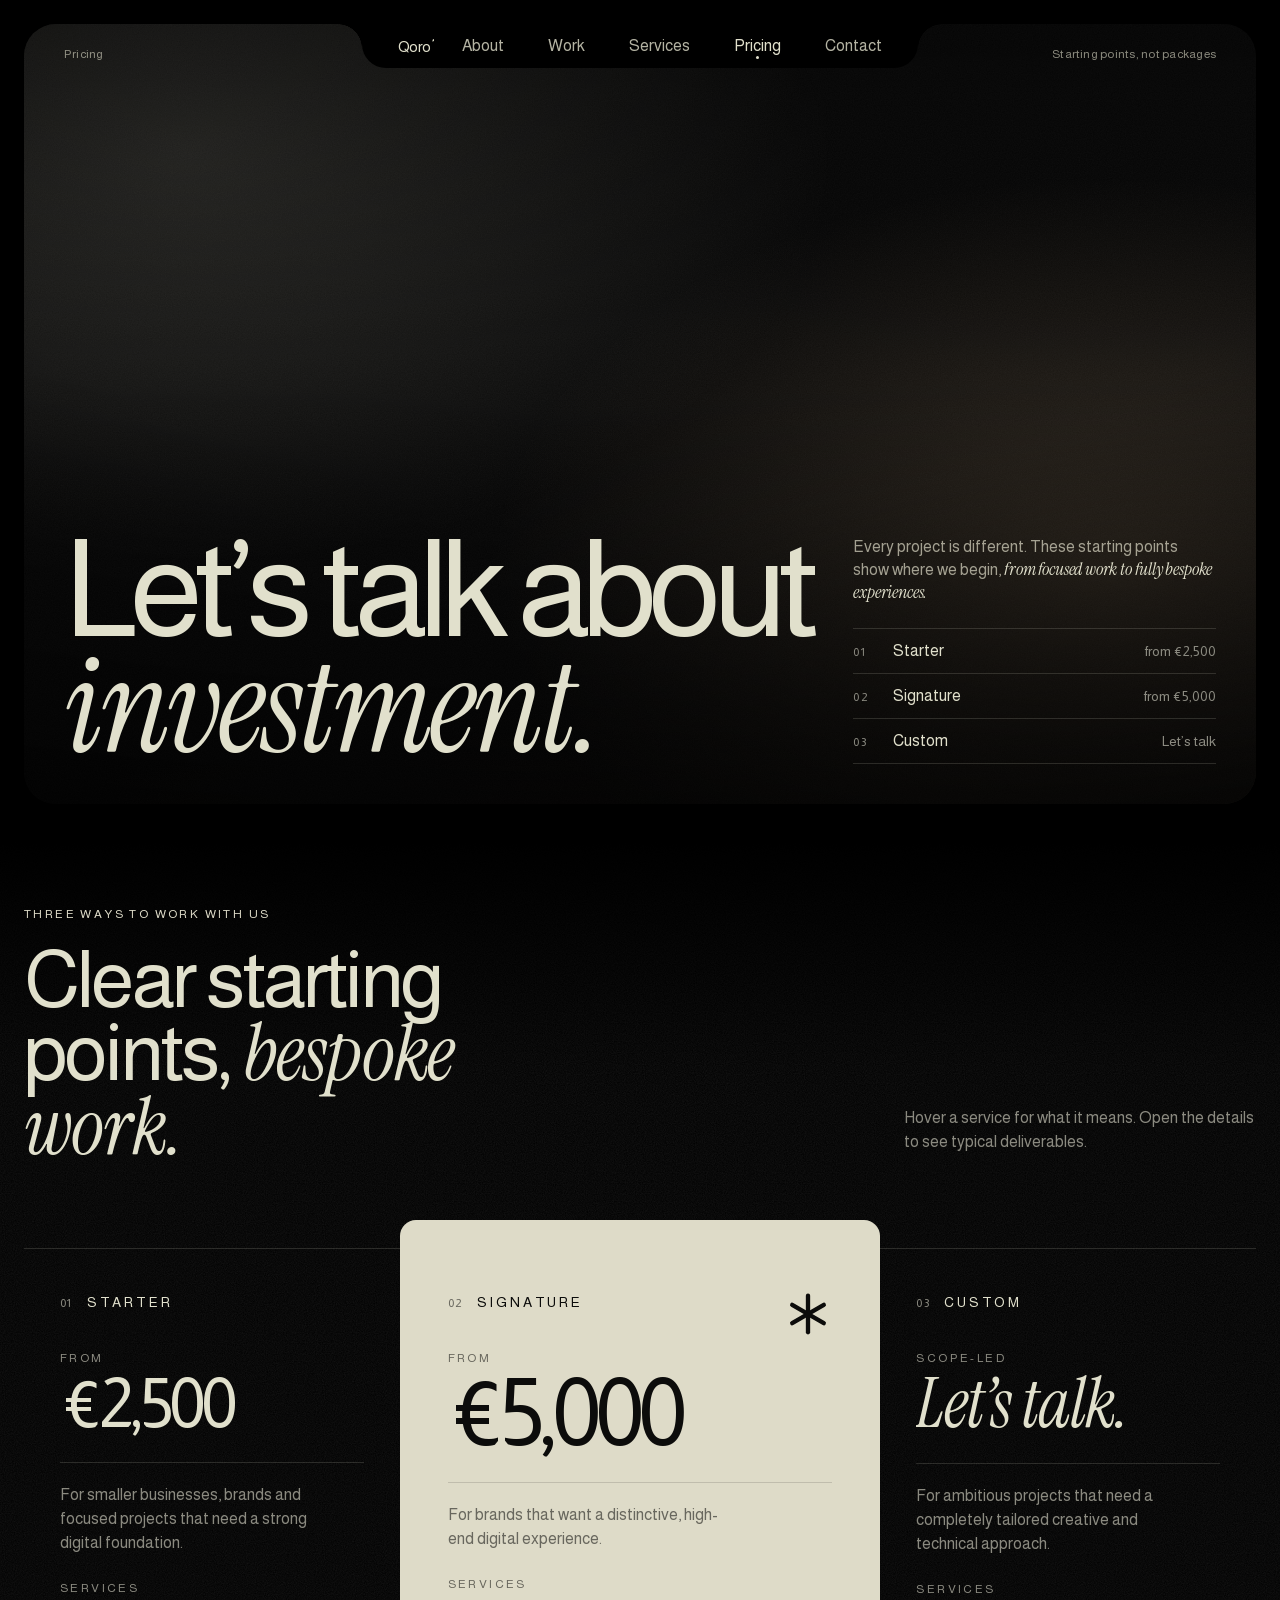
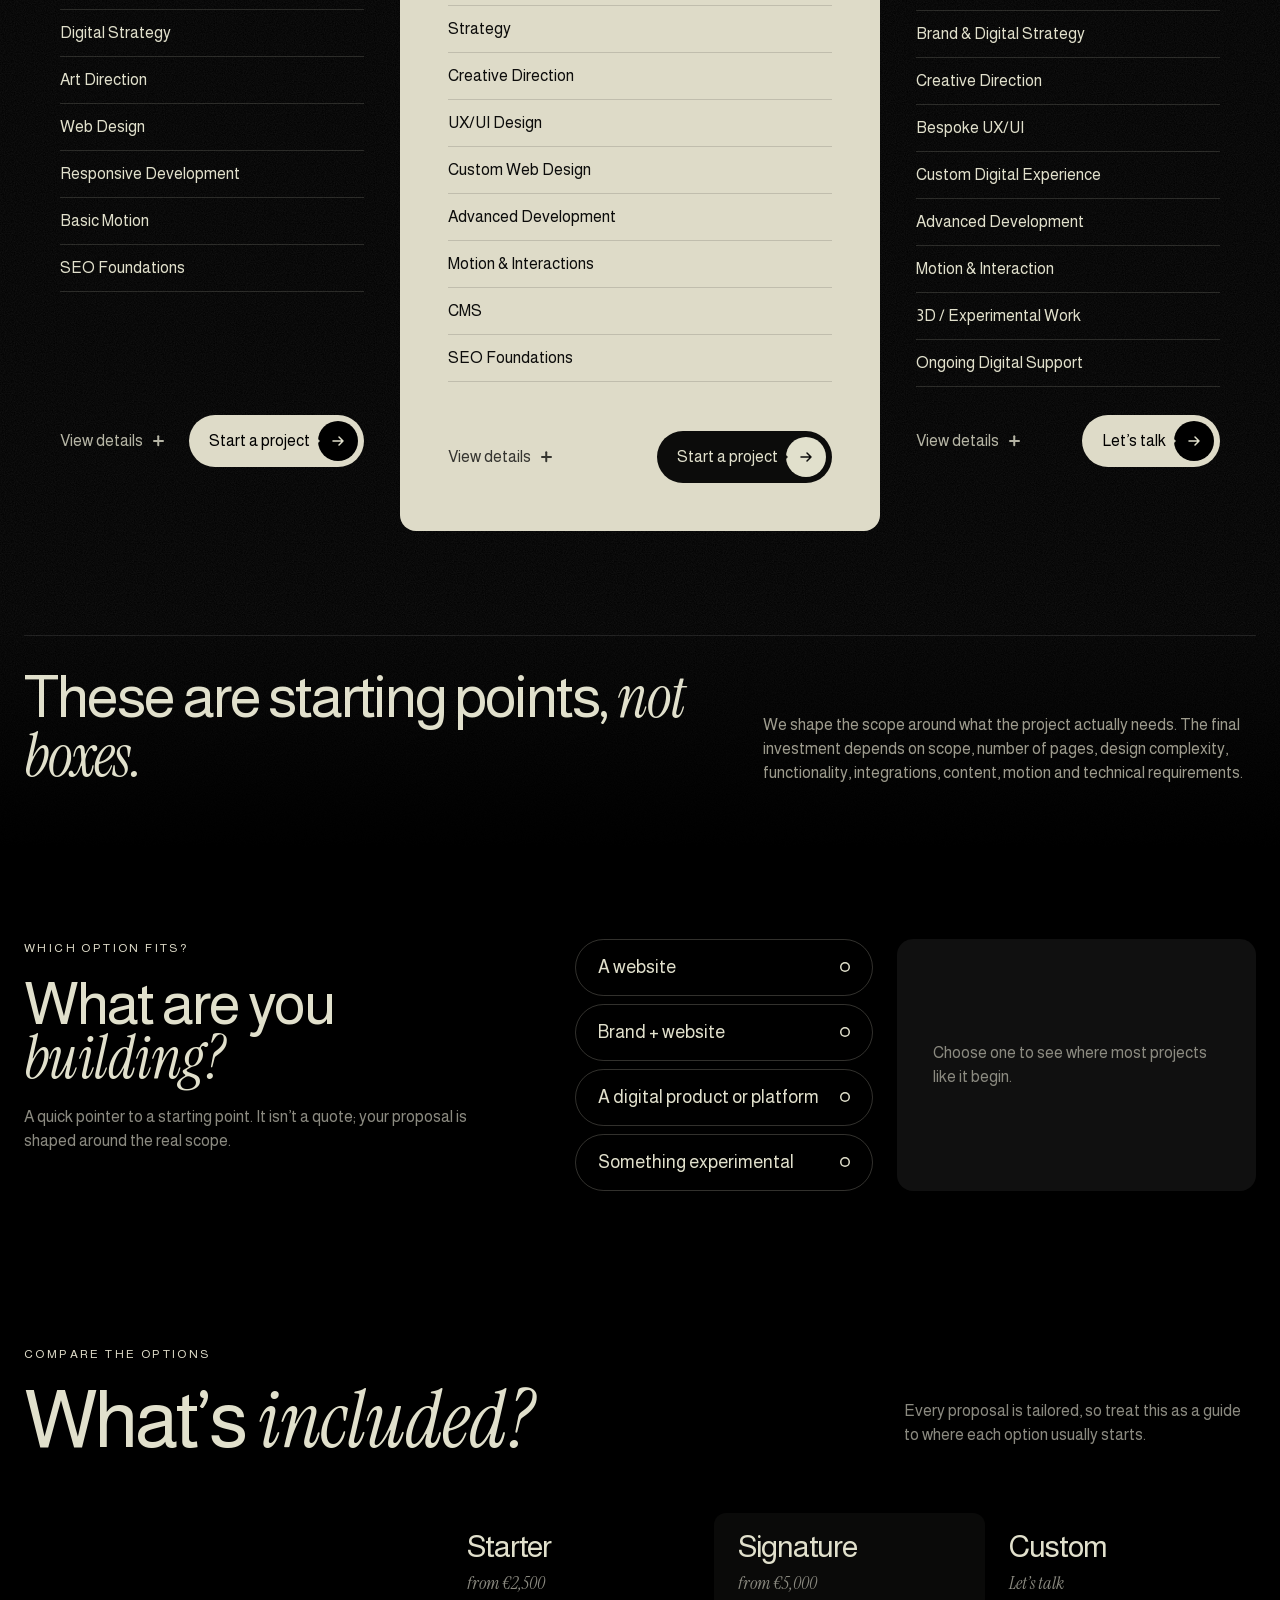
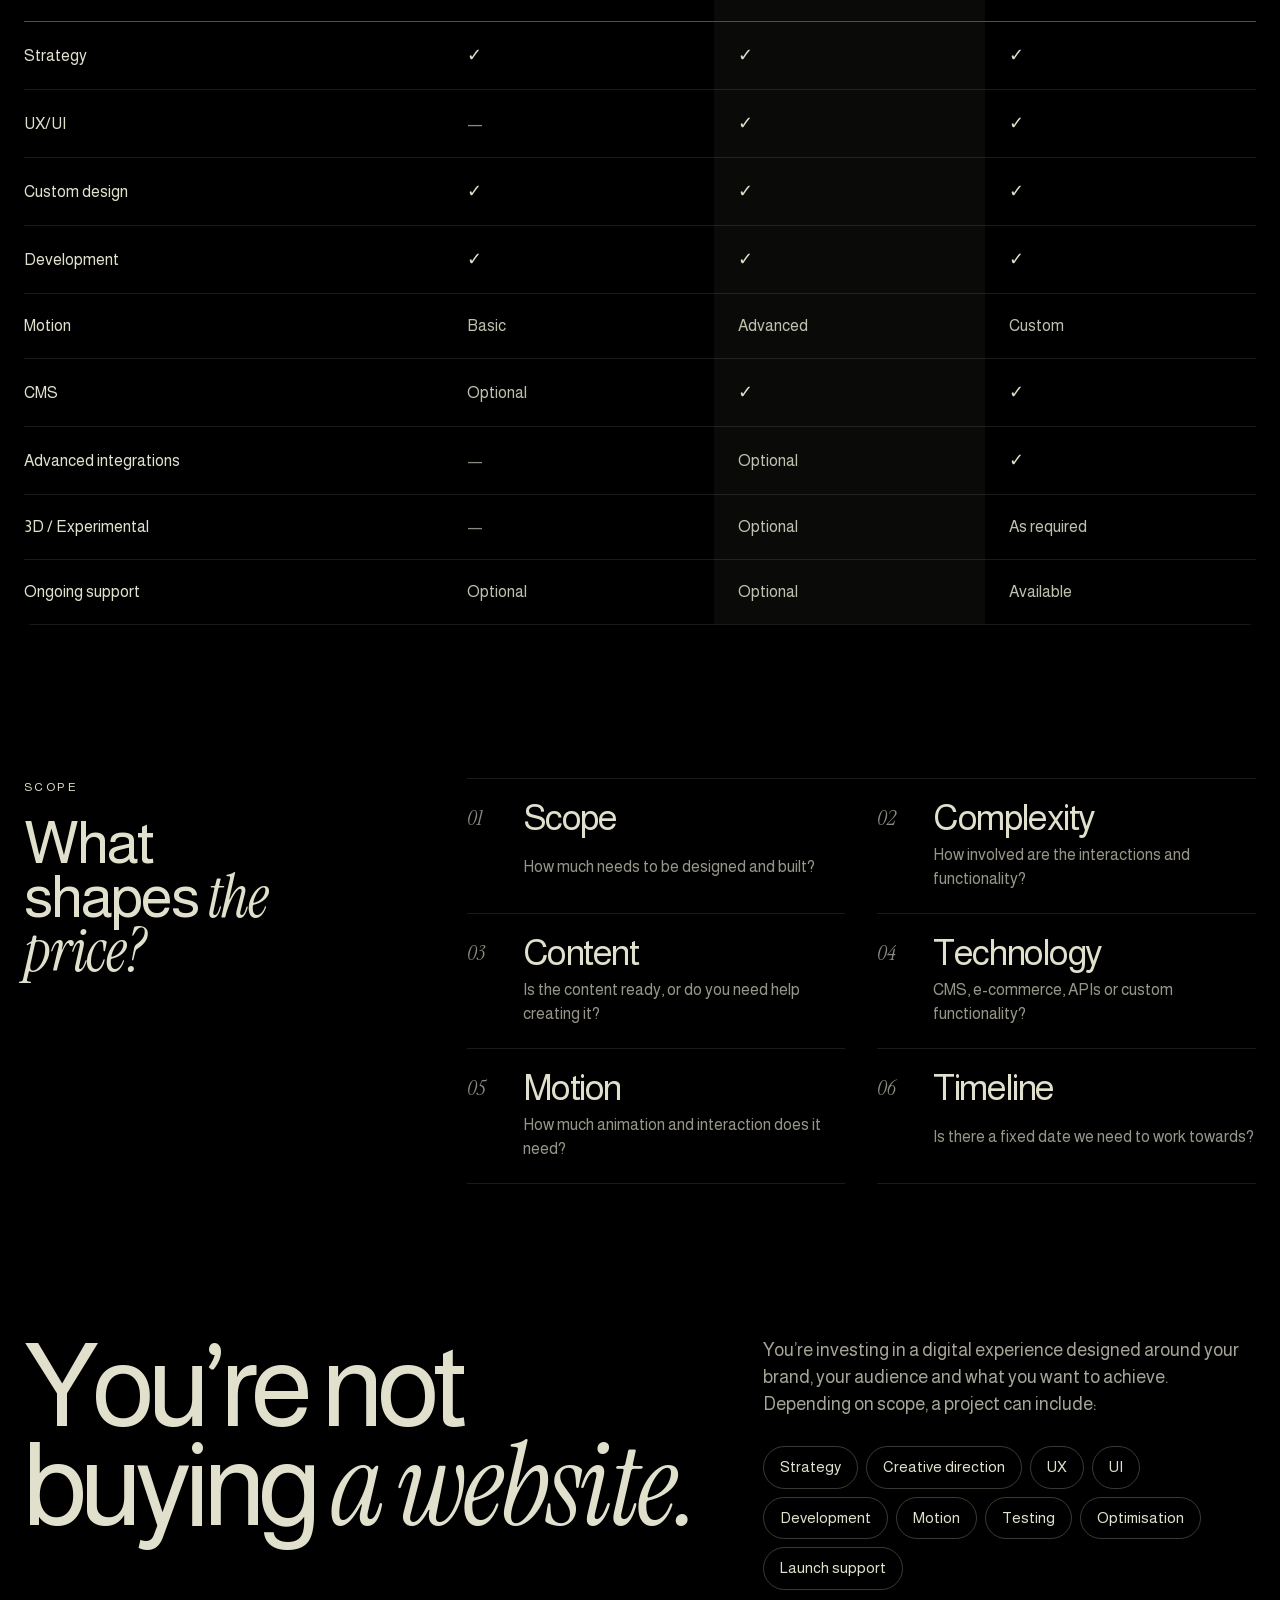
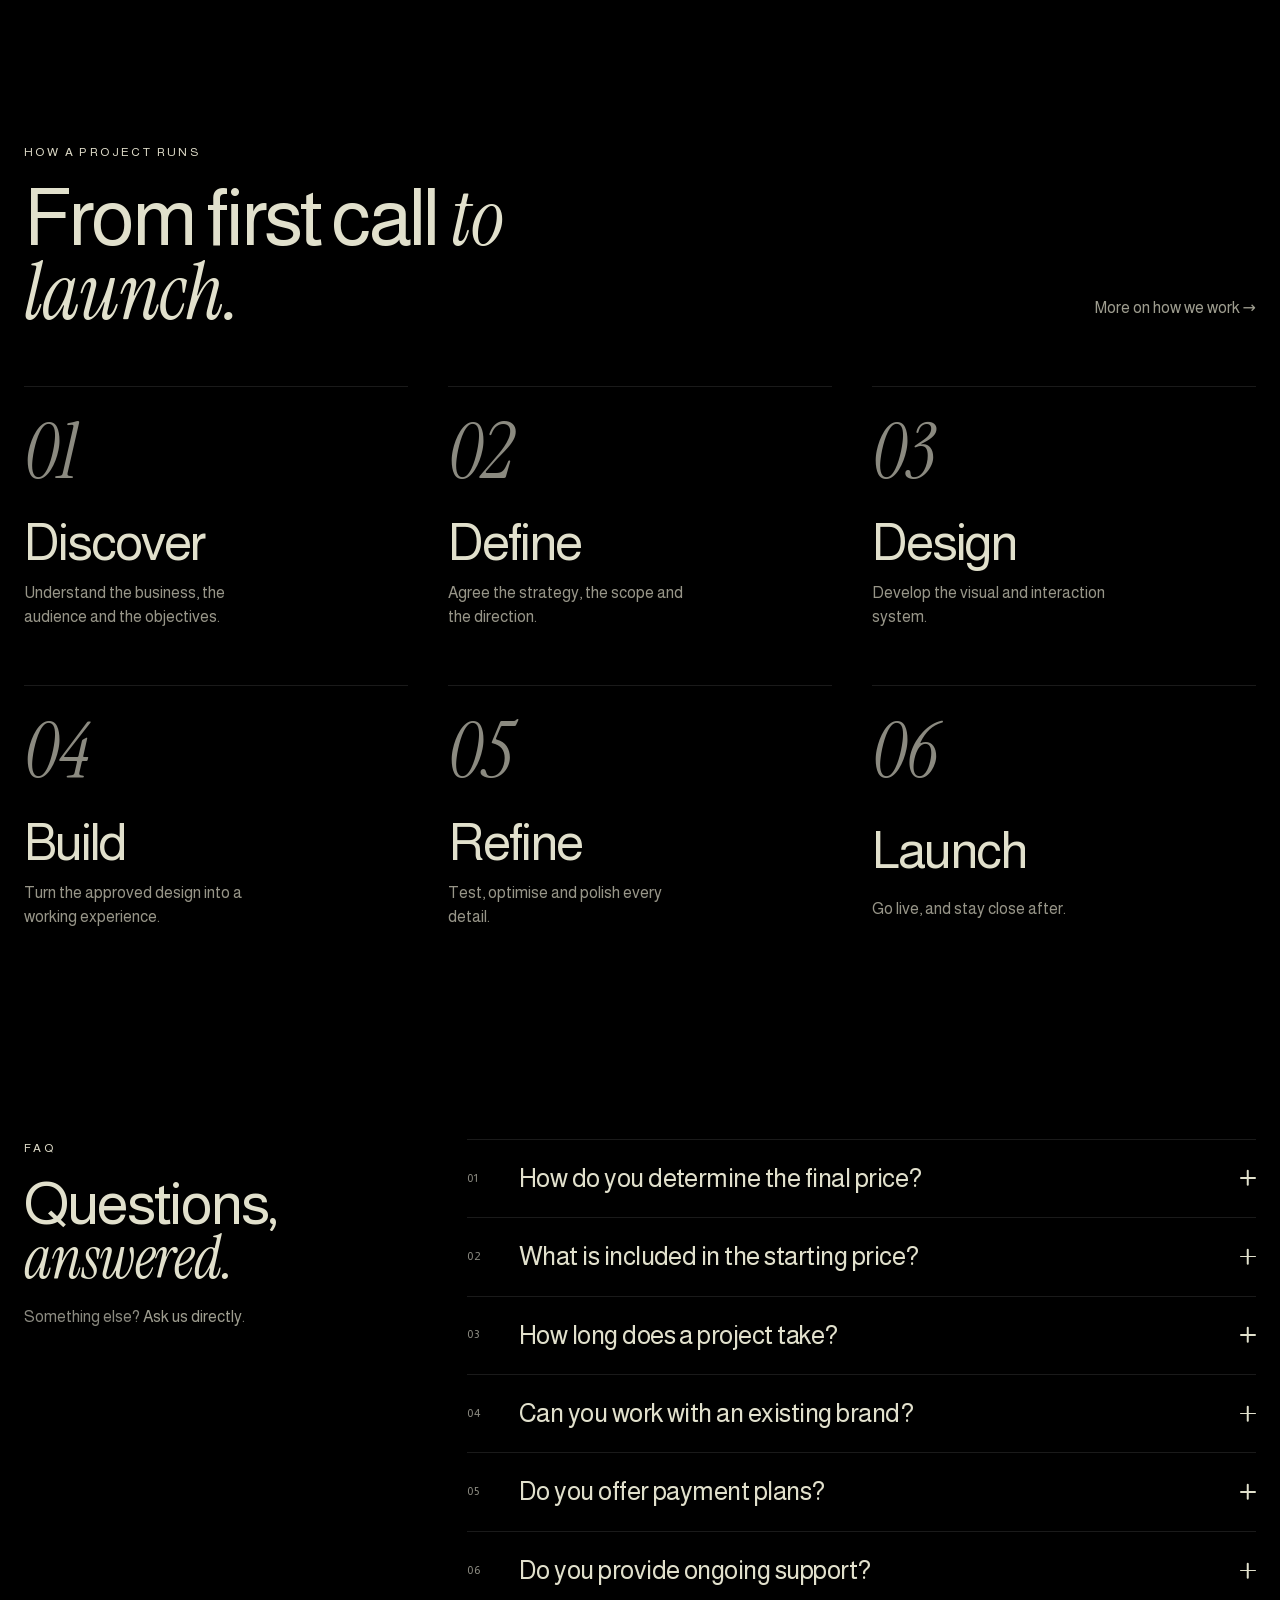
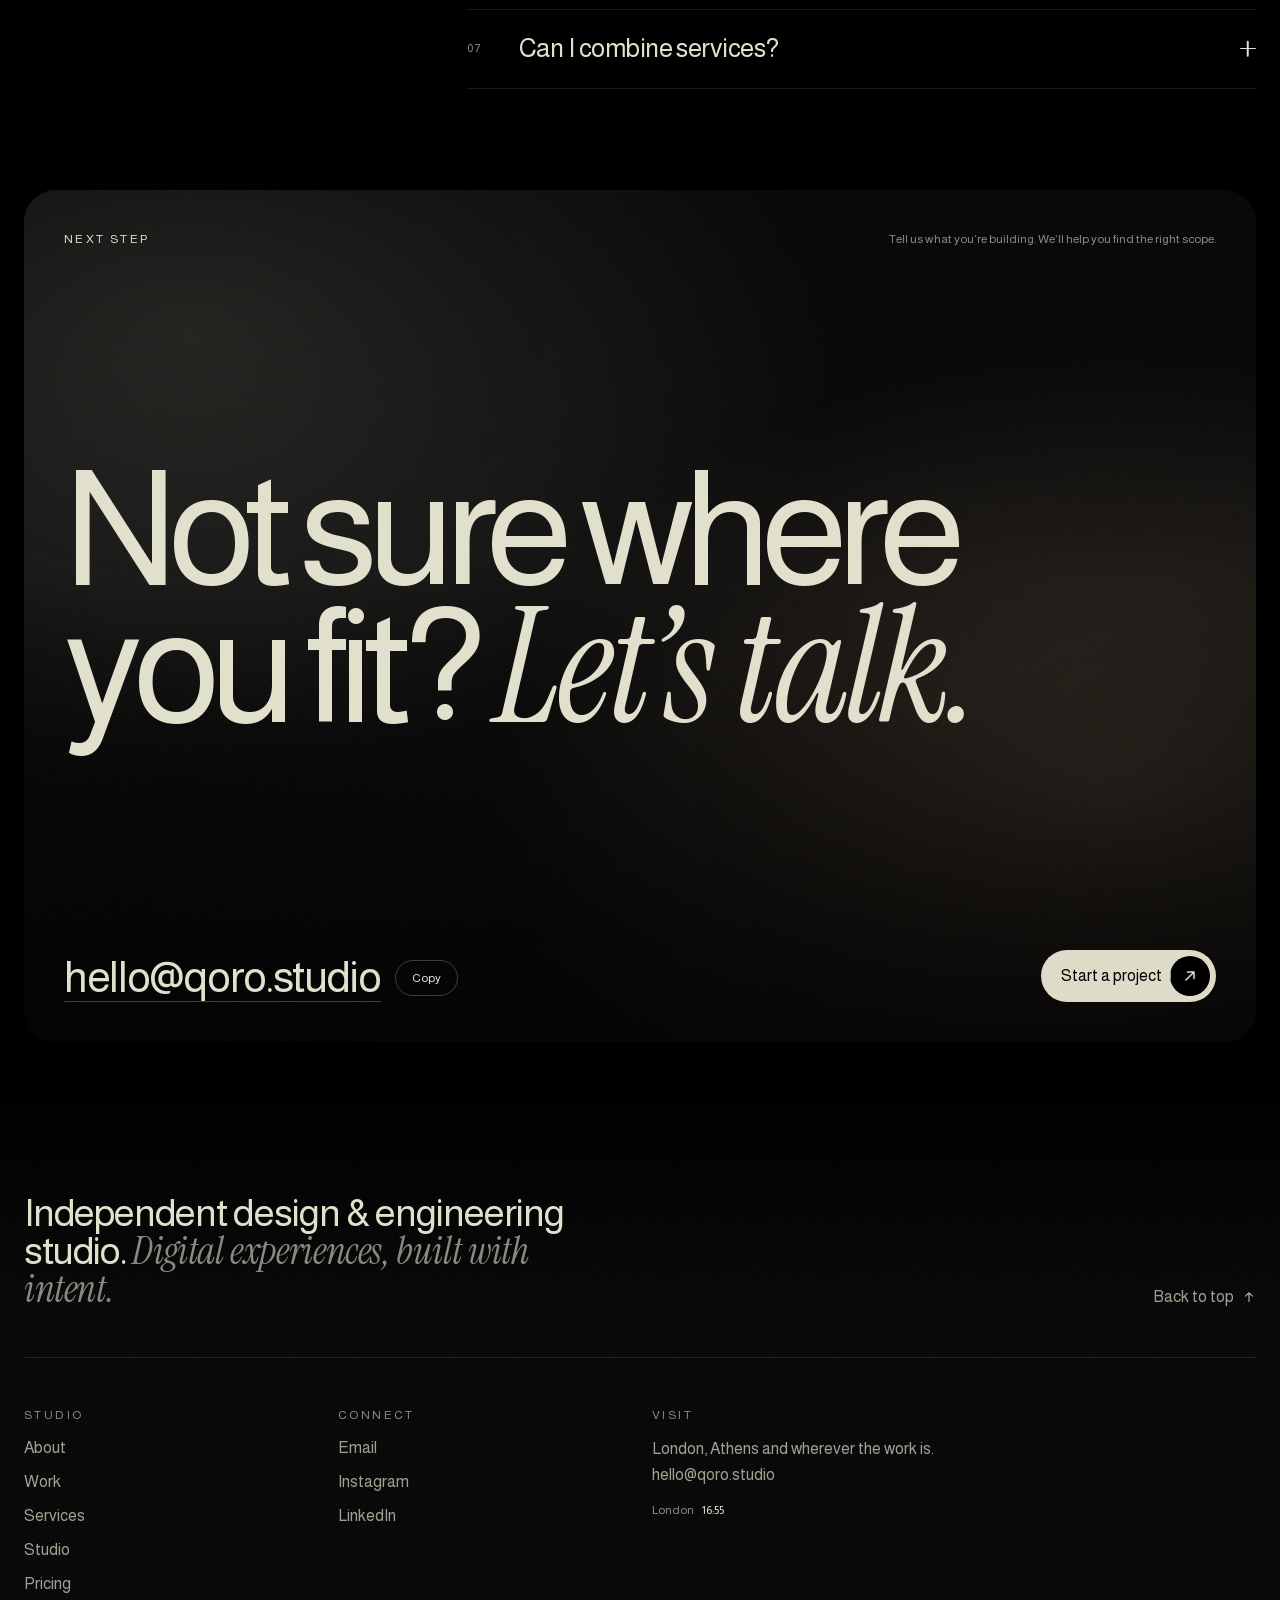
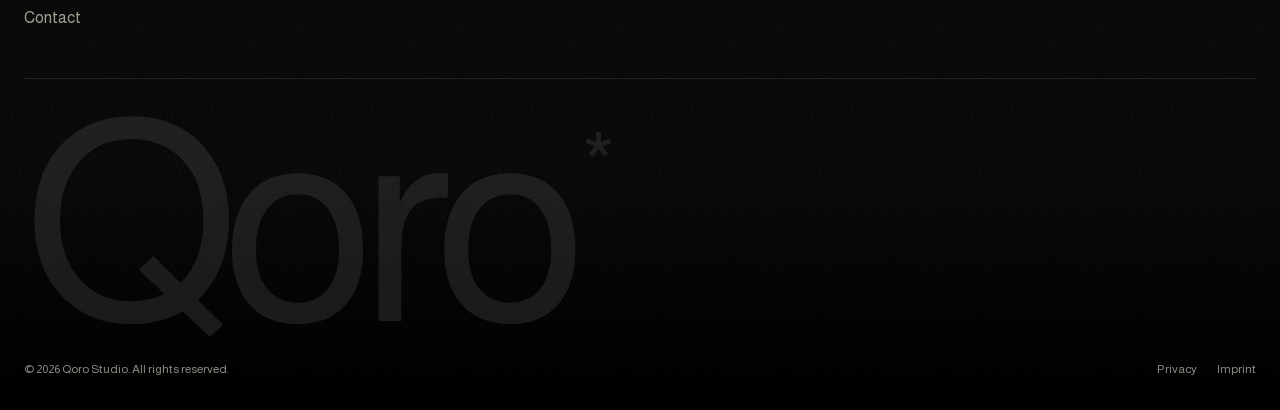
<file: pricing.html>
<!doctype html>
<html lang="en">
<head>
  <meta charset="utf-8">
  <meta name="viewport" content="width=device-width, initial-scale=1, viewport-fit=cover">
  <title>Pricing — Starting points | Qoro</title>
  <meta name="description" content="Qoro pricing: clear starting points for bespoke creative work. Starter from €2,500, Signature from €5,000, and Custom projects scoped together.">
  <meta name="theme-color" content="#000000">
  <meta property="og:title" content="Pricing — Qoro">
  <meta property="og:description" content="Digital experiences, built with intent.">
  <link rel="icon" href="data:image/svg+xml,%3Csvg xmlns='http://www.w3.org/2000/svg' viewBox='0 0 64 64'%3E%3Crect width='64' height='64' rx='16' fill='%23000'/%3E%3Ctext x='50%25' y='54%25' dominant-baseline='middle' text-anchor='middle' font-family='Helvetica,Arial' font-size='40' fill='%23e1e0cc'%3Eq%3C/text%3E%3C/svg%3E">

  <link rel="stylesheet" href="style.css">
  <link rel="stylesheet" href="services/services.css">
  <link rel="stylesheet" href="pricing/pricing.css">

  <!-- Flag JS early so reveal states never flash un-styled content -->
  <script>document.documentElement.classList.add('js');</script>
</head>
<body>
  <div class="curtain" aria-hidden="true" data-curtain><span class="curtain__label"><span data-curtain-label></span></span></div>
  <script>try{var t=sessionStorage.getItem('qoro:transition');if(t!==null){sessionStorage.removeItem('qoro:transition');document.documentElement.classList.add('is-arriving');document.querySelector('[data-curtain-label]').textContent=t;}}catch(e){}</script>
  <a class="skip-link" href="#main">Skip to content</a>

  <!-- ============ NAVIGATION ============ -->
  <header class="nav nav--brand" data-nav>
    <nav class="nav__tab" aria-label="Primary">
      <a class="nav__brand" href="index.html" aria-label="Qoro — home" data-transition="Qoro">Qoro<sup>*</sup></a>
      <ul class="nav__list">
        <li><a class="nav__link" href="about.html" data-transition="About">About</a></li>
        <li><a class="nav__link" href="work.html" data-transition="Work">Work</a></li>
        <li><a class="nav__link" href="services.html" data-transition="Services">Services</a></li>
        <li><a class="nav__link" href="pricing.html" aria-current="page">Pricing</a></li>
        <li><a class="nav__link" href="contact.html" data-transition="Contact">Contact</a></li>
      </ul>
      <button class="nav__toggle" type="button" aria-expanded="false" aria-controls="menu" data-menu-toggle>
        <span class="nav__toggle-label" data-menu-label>Menu</span>
        <span class="nav__toggle-icon" aria-hidden="true"><i></i><i></i></span>
      </button>
    </nav>
  </header>

  <!-- ============ MOBILE MENU ============ -->
  <div class="menu" id="menu" role="dialog" aria-modal="true" aria-label="Site menu" hidden data-menu>
    <div class="menu__frame">
      <div class="cinematic" aria-hidden="true"><div class="cinematic__blob"></div><div class="cinematic__vignette"></div></div>
      <div class="noise noise--overlay" aria-hidden="true"></div>
      <ol class="menu__list">
        <li><a href="about.html" data-menu-link data-transition="About"><span class="menu__num">01</span>About</a></li>
        <li><a href="work.html" data-menu-link data-transition="Work"><span class="menu__num">02</span>Work</a></li>
        <li><a href="services.html" data-menu-link data-transition="Services"><span class="menu__num">03</span>Services</a></li>
        <li><a href="pricing.html" data-menu-link><span class="menu__num">04</span>Pricing</a></li>
        <li><a href="contact.html" data-menu-link data-transition="Contact"><span class="menu__num">05</span><em>Contact</em></a></li>
      </ol>
      <div class="menu__foot">
        <a href="mailto:hello@qoro.studio">hello@qoro.studio</a>
        <div class="menu__social">
          <a href="#" aria-label="Qoro on Instagram">Instagram</a>
          <a href="#" aria-label="Qoro on LinkedIn">LinkedIn</a>
        </div>
      </div>
    </div>
  </div>

  <!-- Contextual cursor (fine pointers only) -->
  <div class="cursor" aria-hidden="true" data-cursor><span class="cursor__ball"><span data-cursor-label>View</span></span></div>

  <main id="main">

    <!-- ============ PRICING HERO (reuses the hero frame system) ============ -->
    <section class="hero sv-hero pr-hero" id="top" aria-labelledby="pr-title">
      <div class="hero__frame" data-hero-frame>
        <div class="cinematic" aria-hidden="true">
          <div class="cinematic__blob"></div>
          <div class="cinematic__light" data-hero-light></div>
          <div class="cinematic__vignette"></div>
        </div>
        <div class="noise noise--overlay" aria-hidden="true"></div>
        <div class="hero__shade" aria-hidden="true"></div>

        <p class="hero__meta hero__meta--left" data-reveal data-delay="0.9">Pricing</p>
        <p class="hero__meta hero__meta--right" data-reveal data-delay="1">Starting points, not packages</p>

        <div class="hero__content">
          <h1 class="hero__title page-title" id="pr-title" data-split data-stagger="0.09">Let’s talk about <em>investment.</em></h1>
          <div class="hero__aside">
            <p class="hero__lead" data-reveal data-delay="0.5" data-rise-only>
              Every project is different. These starting points show where we begin, <em>from focused work to fully bespoke experiences.</em>
            </p>
            <ol class="sv-index pr-index" aria-label="Pricing options" data-reveal data-delay="0.7">
              <li><a class="sv-index__row" href="#starter"><span class="sv-index__num">01</span><span class="sv-index__name">Starter</span><span class="pr-index__price">from €2,500</span></a></li>
              <li><a class="sv-index__row" href="#signature"><span class="sv-index__num">02</span><span class="sv-index__name">Signature</span><span class="pr-index__price">from €5,000</span></a></li>
              <li><a class="sv-index__row" href="#custom"><span class="sv-index__num">03</span><span class="sv-index__name">Custom</span><span class="pr-index__price">Let’s talk</span></a></li>
            </ol>
          </div>
        </div>
      </div>
    </section>

    <!-- ============ THREE OPTIONS (reuses the homepage tier system) ============ -->
    <section class="pricing pr-options" aria-labelledby="pr-options-title">
      <div class="noise noise--bg" aria-hidden="true"></div>
      <div class="container">
        <header class="section-head">
          <div class="section-head__main">
            <span class="eyebrow" data-reveal>Three ways to work with us</span>
            <h2 class="section-head__title" id="pr-options-title" data-split>Clear starting points, <em>bespoke work.</em></h2>
          </div>
          <p class="section-head__note" data-reveal data-delay="0.2">Hover a service for what it means. Open the details to see typical deliverables.</p>
        </header>

        <div class="tiers" data-reveal>
          <article class="tier tier--starter" id="starter" data-tier style="--t:0" aria-labelledby="tier-starter-name">
            <svg class="tier__star" viewBox="0 0 100 100" aria-hidden="true"><g stroke="currentColor" stroke-width="9" stroke-linecap="round"><path d="M50 12v76"/><path d="M17.1 31 82.9 69"/><path d="M17.1 69 82.9 31"/></g></svg>
            <header class="tier__head">
              <span class="tier__num">01</span>
              <h3 class="tier__name" id="tier-starter-name">Starter</h3>
            </header>
            <p class="tier__price"><span class="tier__from">From</span><span class="tier__amount"><span class="tier__amount-inner">€2,500</span></span></p>
            <span class="tier__rule" aria-hidden="true"></span>
            <p class="tier__fit">For smaller businesses, brands and focused projects that need a strong digital foundation.</p>
            <h4 class="tier__label">Services</h4>
            <ul class="tier__list pr-services" aria-label="Starter services"><li><span class="tier__svc">Digital Strategy</span><span class="tier__desc">Positioning and direction for the site</span></li><li><span class="tier__svc">Art Direction</span><span class="tier__desc">A visual tone that fits the brand</span></li><li><span class="tier__svc">Web Design</span><span class="tier__desc">A custom design, not a template</span></li><li><span class="tier__svc">Responsive Development</span><span class="tier__desc">Built for every screen size</span></li><li><span class="tier__svc">Basic Motion</span><span class="tier__desc">Considered transitions and states</span></li><li><span class="tier__svc">SEO Foundations</span><span class="tier__desc">Structure search engines can read</span></li></ul>
            <div class="tier__details" id="tier-starter-details" data-tier-details>
              <div class="tier__details-inner">
                <h4 class="tier__label">Typical deliverables</h4>
                <ul class="pr-deliverables"><li>Strategy direction</li><li>Custom website design</li><li>Responsive implementation</li><li>Essential interactions</li><li>Basic CMS / content structure where required</li></ul>
              </div>
            </div>
            <div class="tier__actions">
              <button class="tier__toggle" type="button" aria-expanded="false" aria-controls="tier-starter-details" data-tier-toggle>
                <span data-tier-toggle-label>View details</span><span class="tier__toggle-icon" aria-hidden="true"></span>
              </button>
              <a class="pill magnetic" href="contact.html?plan=starter" data-transition="Starter">
                <span class="pill__label">Start a project</span>
                <span class="pill__icon" aria-hidden="true"><svg viewBox="0 0 16 16"><path d="M3 8h10M9 4l4 4-4 4"/></svg><svg viewBox="0 0 16 16"><path d="M3 8h10M9 4l4 4-4 4"/></svg></span>
              </a>
            </div>
          </article>
          <article class="tier tier--signature" id="signature" data-tier style="--t:1" aria-labelledby="tier-signature-name">
            <svg class="tier__star" viewBox="0 0 100 100" aria-hidden="true"><g stroke="currentColor" stroke-width="9" stroke-linecap="round"><path d="M50 12v76"/><path d="M17.1 31 82.9 69"/><path d="M17.1 69 82.9 31"/></g></svg>
            <header class="tier__head">
              <span class="tier__num">02</span>
              <h3 class="tier__name" id="tier-signature-name">Signature</h3>
            </header>
            <p class="tier__price"><span class="tier__from">From</span><span class="tier__amount"><span class="tier__amount-inner">€5,000</span></span></p>
            <span class="tier__rule" aria-hidden="true"></span>
            <p class="tier__fit">For brands that want a distinctive, high-end digital experience.</p>
            <h4 class="tier__label">Services</h4>
            <ul class="tier__list pr-services" aria-label="Signature services"><li><span class="tier__svc">Strategy</span><span class="tier__desc">What the experience says and to whom</span></li><li><span class="tier__svc">Creative Direction</span><span class="tier__desc">One visual language across everything</span></li><li><span class="tier__svc">UX/UI Design</span><span class="tier__desc">Journeys, interface and responsive systems</span></li><li><span class="tier__svc">Custom Web Design</span><span class="tier__desc">Bespoke layouts, type and rhythm</span></li><li><span class="tier__svc">Advanced Development</span><span class="tier__desc">Fast, accessible, built to last</span></li><li><span class="tier__svc">Motion &amp; Interactions</span><span class="tier__desc">A motion system with purpose</span></li><li><span class="tier__svc">CMS</span><span class="tier__desc">Content your team can manage</span></li><li><span class="tier__svc">SEO Foundations</span><span class="tier__desc">Structure search engines can read</span></li></ul>
            <div class="tier__details" id="tier-signature-details" data-tier-details>
              <div class="tier__details-inner">
                <h4 class="tier__label">Typical deliverables</h4>
                <ul class="pr-deliverables"><li>Strategic direction</li><li>Custom UX/UI</li><li>Bespoke website design</li><li>Advanced interactions</li><li>Responsive development</li><li>CMS integration</li><li>Motion system</li></ul>
              </div>
            </div>
            <div class="tier__actions">
              <button class="tier__toggle" type="button" aria-expanded="false" aria-controls="tier-signature-details" data-tier-toggle>
                <span data-tier-toggle-label>View details</span><span class="tier__toggle-icon" aria-hidden="true"></span>
              </button>
              <a class="pill pill--dark magnetic" href="contact.html?plan=signature" data-transition="Signature">
                <span class="pill__label">Start a project</span>
                <span class="pill__icon" aria-hidden="true"><svg viewBox="0 0 16 16"><path d="M3 8h10M9 4l4 4-4 4"/></svg><svg viewBox="0 0 16 16"><path d="M3 8h10M9 4l4 4-4 4"/></svg></span>
              </a>
            </div>
          </article>
          <article class="tier tier--custom" id="custom" data-tier style="--t:2" aria-labelledby="tier-custom-name">
            <svg class="tier__star" viewBox="0 0 100 100" aria-hidden="true"><g stroke="currentColor" stroke-width="9" stroke-linecap="round"><path d="M50 12v76"/><path d="M17.1 31 82.9 69"/><path d="M17.1 69 82.9 31"/></g></svg>
            <header class="tier__head">
              <span class="tier__num">03</span>
              <h3 class="tier__name" id="tier-custom-name">Custom</h3>
            </header>
            <p class="tier__price"><span class="tier__from">Scope-led</span><span class="tier__amount"><span class="tier__amount-inner"><em>Let’s talk.</em></span></span></p>
            <span class="tier__rule" aria-hidden="true"></span>
            <p class="tier__fit">For ambitious projects that need a completely tailored creative and technical approach.</p>
            <h4 class="tier__label">Services</h4>
            <ul class="tier__list pr-services" aria-label="Custom services"><li><span class="tier__svc">Brand &amp; Digital Strategy</span><span class="tier__desc">Positioning across brand and digital</span></li><li><span class="tier__svc">Creative Direction</span><span class="tier__desc">Concept, narrative and art direction</span></li><li><span class="tier__svc">Bespoke UX/UI</span><span class="tier__desc">Product-grade journeys and interfaces</span></li><li><span class="tier__svc">Custom Digital Experience</span><span class="tier__desc">Built around a single idea</span></li><li><span class="tier__svc">Advanced Development</span><span class="tier__desc">Complex builds and integrations</span></li><li><span class="tier__svc">Motion &amp; Interaction</span><span class="tier__desc">Storytelling through movement</span></li><li><span class="tier__svc">3D / Experimental Work</span><span class="tier__desc">Where it genuinely helps</span></li><li><span class="tier__svc">Ongoing Digital Support</span><span class="tier__desc">A partner after launch</span></li></ul>
            <div class="tier__details" id="tier-custom-details" data-tier-details>
              <div class="tier__details-inner">
                <h4 class="tier__label">Typical deliverables</h4>
                <ul class="pr-deliverables"><li>Bespoke strategy</li><li>Brand and digital direction</li><li>Fully custom experience</li><li>Advanced technology</li><li>Complex integrations</li><li>Ongoing support</li></ul>
              </div>
            </div>
            <div class="tier__actions">
              <button class="tier__toggle" type="button" aria-expanded="false" aria-controls="tier-custom-details" data-tier-toggle>
                <span data-tier-toggle-label>View details</span><span class="tier__toggle-icon" aria-hidden="true"></span>
              </button>
              <a class="pill magnetic" href="contact.html?plan=custom" data-transition="Custom">
                <span class="pill__label">Let’s talk</span>
                <span class="pill__icon" aria-hidden="true"><svg viewBox="0 0 16 16"><path d="M3 8h10M9 4l4 4-4 4"/></svg><svg viewBox="0 0 16 16"><path d="M3 8h10M9 4l4 4-4 4"/></svg></span>
              </a>
            </div>
          </article>
        </div>

        <div class="pr-rule" data-reveal>
          <p class="pr-rule__lead">These are starting points, <em>not boxes.</em></p>
          <p class="pr-rule__text">We shape the scope around what the project actually needs. The final investment depends on scope, number of pages, design complexity, functionality, integrations, content, motion and technical requirements.</p>
        </div>
      </div>
    </section>

    <!-- ============ WHICH OPTION FITS? ============ -->
    <section class="pr-fit" aria-labelledby="pr-fit-title">
      <div class="container pr-fit__grid">
        <div class="pr-fit__intro">
          <span class="eyebrow" data-reveal>Which option fits?</span>
          <h2 class="pr-fit__title" id="pr-fit-title" data-split>What are you <em>building?</em></h2>
          <p class="pr-fit__note" data-reveal data-delay="0.15">A quick pointer to a starting point. It isn’t a quote; your proposal is shaped around the real scope.</p>
        </div>
        <div class="pr-fit__main">
          <fieldset class="pr-fit__options" data-reveal>
            <legend class="sr-only">What are you building?</legend>
              <label class="pr-fit__option"><input type="radio" name="fit" value="website" data-fit-option data-tier="starter"><span>A website</span></label>
              <label class="pr-fit__option"><input type="radio" name="fit" value="brand" data-fit-option data-tier="signature"><span>Brand + website</span></label>
              <label class="pr-fit__option"><input type="radio" name="fit" value="product" data-fit-option data-tier="custom"><span>A digital product or platform</span></label>
              <label class="pr-fit__option"><input type="radio" name="fit" value="experimental" data-fit-option data-tier="custom"><span>Something experimental</span></label>
          </fieldset>
          <div class="pr-fit__result" aria-live="polite" data-fit-result>
            <p class="pr-fit__placeholder">Choose one to see where most projects like it begin.</p>
          </div>
        </div>
      </div>
    </section>

    <!-- ============ COMPARE ============ -->
    <section class="pr-compare" aria-labelledby="pr-compare-title">
      <div class="container">
        <header class="section-head">
          <div class="section-head__main">
            <span class="eyebrow" data-reveal>Compare the options</span>
            <h2 class="section-head__title" id="pr-compare-title" data-split>What’s <em>included?</em></h2>
          </div>
          <p class="section-head__note" data-reveal data-delay="0.2">Every proposal is tailored, so treat this as a guide to where each option usually starts.</p>
        </header>
        <div class="pr-table-wrap" data-reveal role="region" aria-label="Comparison table — scrolls sideways on small screens" tabindex="0">
          <table class="pr-table">
            <caption class="sr-only">What is included in Starter, Signature and Custom</caption>
            <thead>
              <tr>
                <th scope="col"><span class="sr-only">Capability</span></th>
                <th scope="col"><span class="pr-table__name">Starter</span><span class="pr-table__price">from €2,500</span></th>
                <th scope="col" class="pr-table__sig"><span class="pr-table__name">Signature</span><span class="pr-table__price">from €5,000</span></th>
                <th scope="col"><span class="pr-table__name">Custom</span><span class="pr-table__price">Let’s talk</span></th>
              </tr>
            </thead>
            <tbody>
              <tr><th scope="row">Strategy</th><td class="pr-yes"><span aria-hidden="true">✓</span><span class="sr-only">Included</span></td><td class="pr-yes"><span aria-hidden="true">✓</span><span class="sr-only">Included</span></td><td class="pr-yes"><span aria-hidden="true">✓</span><span class="sr-only">Included</span></td></tr>
              <tr><th scope="row">UX/UI</th><td class="pr-no"><span aria-hidden="true">—</span><span class="sr-only">Not included</span></td><td class="pr-yes"><span aria-hidden="true">✓</span><span class="sr-only">Included</span></td><td class="pr-yes"><span aria-hidden="true">✓</span><span class="sr-only">Included</span></td></tr>
              <tr><th scope="row">Custom design</th><td class="pr-yes"><span aria-hidden="true">✓</span><span class="sr-only">Included</span></td><td class="pr-yes"><span aria-hidden="true">✓</span><span class="sr-only">Included</span></td><td class="pr-yes"><span aria-hidden="true">✓</span><span class="sr-only">Included</span></td></tr>
              <tr><th scope="row">Development</th><td class="pr-yes"><span aria-hidden="true">✓</span><span class="sr-only">Included</span></td><td class="pr-yes"><span aria-hidden="true">✓</span><span class="sr-only">Included</span></td><td class="pr-yes"><span aria-hidden="true">✓</span><span class="sr-only">Included</span></td></tr>
              <tr><th scope="row">Motion</th><td>Basic</td><td>Advanced</td><td>Custom</td></tr>
              <tr><th scope="row">CMS</th><td>Optional</td><td class="pr-yes"><span aria-hidden="true">✓</span><span class="sr-only">Included</span></td><td class="pr-yes"><span aria-hidden="true">✓</span><span class="sr-only">Included</span></td></tr>
              <tr><th scope="row">Advanced integrations</th><td class="pr-no"><span aria-hidden="true">—</span><span class="sr-only">Not included</span></td><td>Optional</td><td class="pr-yes"><span aria-hidden="true">✓</span><span class="sr-only">Included</span></td></tr>
              <tr><th scope="row">3D / Experimental</th><td class="pr-no"><span aria-hidden="true">—</span><span class="sr-only">Not included</span></td><td>Optional</td><td>As required</td></tr>
              <tr><th scope="row">Ongoing support</th><td>Optional</td><td>Optional</td><td>Available</td></tr>
            </tbody>
          </table>
        </div>
      </div>
    </section>

    <!-- ============ WHAT SHAPES THE PRICE ============ -->
    <section class="pr-factors" aria-labelledby="pr-factors-title">
      <div class="container pr-factors__grid">
        <div class="pr-factors__intro">
          <span class="eyebrow" data-reveal>Scope</span>
          <h2 class="pr-factors__title" id="pr-factors-title" data-split data-stagger="0.06">What shapes <em>the price?</em></h2>
        </div>
        <ol class="pr-factors__list">
          <li class="pr-factor" data-reveal data-delay="0.00"><span class="pr-factor__num">01</span><h3 class="pr-factor__name">Scope</h3><p class="pr-factor__q">How much needs to be designed and built?</p></li>
          <li class="pr-factor" data-reveal data-delay="0.05"><span class="pr-factor__num">02</span><h3 class="pr-factor__name">Complexity</h3><p class="pr-factor__q">How involved are the interactions and functionality?</p></li>
          <li class="pr-factor" data-reveal data-delay="0.10"><span class="pr-factor__num">03</span><h3 class="pr-factor__name">Content</h3><p class="pr-factor__q">Is the content ready, or do you need help creating it?</p></li>
          <li class="pr-factor" data-reveal data-delay="0.15"><span class="pr-factor__num">04</span><h3 class="pr-factor__name">Technology</h3><p class="pr-factor__q">CMS, e-commerce, APIs or custom functionality?</p></li>
          <li class="pr-factor" data-reveal data-delay="0.20"><span class="pr-factor__num">05</span><h3 class="pr-factor__name">Motion</h3><p class="pr-factor__q">How much animation and interaction does it need?</p></li>
          <li class="pr-factor" data-reveal data-delay="0.25"><span class="pr-factor__num">06</span><h3 class="pr-factor__name">Timeline</h3><p class="pr-factor__q">Is there a fixed date we need to work towards?</p></li>
        </ol>
      </div>
    </section>

    <!-- ============ WHAT YOU GET ============ -->
    <section class="pr-value" aria-labelledby="pr-value-title">
      <div class="container">
        <h2 class="pr-value__title" id="pr-value-title" data-split data-stagger="0.07">You’re not buying <em>a website.</em></h2>
        <div class="pr-value__body">
          <p class="pr-value__text" data-reveal>You’re investing in a digital experience designed around your brand, your audience and what you want to achieve. Depending on scope, a project can include:</p>
          <ul class="pr-value__list" data-reveal data-delay="0.1"><li>Strategy</li><li>Creative direction</li><li>UX</li><li>UI</li><li>Development</li><li>Motion</li><li>Testing</li><li>Optimisation</li><li>Launch support</li></ul>
        </div>
      </div>
    </section>

    <!-- ============ PROCESS (reuses the Services process grid) ============ -->
    <section class="sv-process pr-process" aria-labelledby="pr-process-title">
      <div class="container">
        <header class="section-head">
          <div class="section-head__main">
            <span class="eyebrow" data-reveal>How a project runs</span>
            <h2 class="section-head__title" id="pr-process-title" data-split>From first call <em>to launch.</em></h2>
          </div>
          <p class="section-head__note" data-reveal data-delay="0.2"><a class="link" href="services.html" data-transition="Services">More on how we work →</a></p>
        </header>
        <ol class="sv-steps" data-reveal>
          <li class="sv-step" style="--s:0">
            <span class="sv-step__num">01</span>
            <h3 class="sv-step__name">Discover</h3>
            <p class="sv-step__text">Understand the business, the audience and the objectives.</p>
          </li>
          <li class="sv-step" style="--s:1">
            <span class="sv-step__num">02</span>
            <h3 class="sv-step__name">Define</h3>
            <p class="sv-step__text">Agree the strategy, the scope and the direction.</p>
          </li>
          <li class="sv-step" style="--s:2">
            <span class="sv-step__num">03</span>
            <h3 class="sv-step__name">Design</h3>
            <p class="sv-step__text">Develop the visual and interaction system.</p>
          </li>
          <li class="sv-step" style="--s:3">
            <span class="sv-step__num">04</span>
            <h3 class="sv-step__name">Build</h3>
            <p class="sv-step__text">Turn the approved design into a working experience.</p>
          </li>
          <li class="sv-step" style="--s:4">
            <span class="sv-step__num">05</span>
            <h3 class="sv-step__name">Refine</h3>
            <p class="sv-step__text">Test, optimise and polish every detail.</p>
          </li>
          <li class="sv-step" style="--s:5">
            <span class="sv-step__num">06</span>
            <h3 class="sv-step__name">Launch</h3>
            <p class="sv-step__text">Go live, and stay close after.</p>
          </li>
        </ol>
      </div>
    </section>

    <!-- ============ FAQ ============ -->
    <section class="pr-faq" aria-labelledby="pr-faq-title">
      <div class="container pr-faq__grid">
        <div class="pr-faq__intro">
          <span class="eyebrow" data-reveal>FAQ</span>
          <h2 class="pr-faq__title" id="pr-faq-title" data-split>Questions, <em>answered.</em></h2>
          <p class="pr-faq__note" data-reveal data-delay="0.15">Something else? <a class="link" href="contact.html" data-transition="Contact">Ask us directly</a>.</p>
        </div>
        <div class="pr-faq__list" data-reveal>
          <details class="pr-faq__item">
            <summary class="pr-faq__q"><span class="pr-faq__num">01</span><span class="pr-faq__text">How do you determine the final price?</span><span class="pr-faq__icon" aria-hidden="true"></span></summary>
            <div class="pr-faq__a"><p>After a first conversation we scope the project together: pages, functionality, content, motion and integrations. You then receive a written proposal for that scope.</p></div>
          </details>
          <details class="pr-faq__item">
            <summary class="pr-faq__q"><span class="pr-faq__num">02</span><span class="pr-faq__text">What is included in the starting price?</span><span class="pr-faq__icon" aria-hidden="true"></span></summary>
            <div class="pr-faq__a"><p>The services listed under each option, at a focused scope. Your proposal sets out exactly what is included for your project.</p></div>
          </details>
          <details class="pr-faq__item">
            <summary class="pr-faq__q"><span class="pr-faq__num">03</span><span class="pr-faq__text">How long does a project take?</span><span class="pr-faq__icon" aria-hidden="true"></span></summary>
            <div class="pr-faq__a"><p>It depends on the scope. We agree the timeline with you and set it out in your proposal.</p></div>
          </details>
          <details class="pr-faq__item">
            <summary class="pr-faq__q"><span class="pr-faq__num">04</span><span class="pr-faq__text">Can you work with an existing brand?</span><span class="pr-faq__icon" aria-hidden="true"></span></summary>
            <div class="pr-faq__a"><p>Yes. We can design within your existing identity, or refine it as part of the project.</p></div>
          </details>
          <details class="pr-faq__item">
            <summary class="pr-faq__q"><span class="pr-faq__num">05</span><span class="pr-faq__text">Do you offer payment plans?</span><span class="pr-faq__icon" aria-hidden="true"></span></summary>
            <div class="pr-faq__a"><!-- EDIT: add your payment terms here once they are defined. --><p>Payment terms are agreed as part of each proposal.</p></div>
          </details>
          <details class="pr-faq__item">
            <summary class="pr-faq__q"><span class="pr-faq__num">06</span><span class="pr-faq__text">Do you provide ongoing support?</span><span class="pr-faq__icon" aria-hidden="true"></span></summary>
            <div class="pr-faq__a"><!-- EDIT: describe your support offer here once it is defined. --><p>Support after launch is available for every option and can be scoped into your proposal.</p></div>
          </details>
          <details class="pr-faq__item">
            <summary class="pr-faq__q"><span class="pr-faq__num">07</span><span class="pr-faq__text">Can I combine services?</span><span class="pr-faq__icon" aria-hidden="true"></span></summary>
            <div class="pr-faq__a"><p>Yes. The options are starting points, not boxes. We shape the scope around what your project actually needs.</p></div>
          </details>
        </div>
      </div>
    </section>

    <!-- ============ CTA (reuses the homepage contact frame) ============ -->
    <section class="cta" id="start" aria-labelledby="cta-title">
      <div class="cta__frame">
        <div class="cinematic" aria-hidden="true"><div class="cinematic__blob"></div><div class="cinematic__vignette"></div></div>
        <div class="noise noise--overlay" aria-hidden="true"></div>
        <div class="hero__shade" aria-hidden="true"></div>
        <div class="cta__top">
          <span class="eyebrow" data-reveal>Next step</span>
          <p class="cta__reply" data-reveal data-delay="0.1">Tell us what you’re building. We’ll help you find the right scope.</p>
        </div>
        <h2 class="cta__title" id="cta-title" data-split data-stagger="0.1">Not sure where you fit? <em>Let’s talk.</em></h2>
        <div class="cta__bottom">
          <div class="cta__email" data-reveal data-delay="0.3">
            <a class="cta__email-link" href="mailto:hello@qoro.studio">hello@qoro.studio</a>
            <button class="cta__copy" type="button" data-copy="hello@qoro.studio"><span data-copy-label>Copy</span></button>
            <span class="sr-only" aria-live="polite" data-copy-status></span>
          </div>
          <div data-reveal data-delay="0.4">
            <a class="pill magnetic" href="contact.html" data-transition="Contact">
              <span class="pill__label">Start a project</span>
              <span class="pill__icon" aria-hidden="true"><svg viewBox="0 0 16 16"><path d="M4 12 12 4M5.5 4H12v6.5"/></svg><svg viewBox="0 0 16 16"><path d="M4 12 12 4M5.5 4H12v6.5"/></svg></span>
            </a>
          </div>
        </div>
      </div>
    </section>
  </main>

  <!-- ============ FOOTER ============ -->
  <footer class="footer">
    <div class="noise noise--bg" aria-hidden="true"></div>
    <div class="container">
      <div class="footer__lead">
        <p class="footer__statement" data-reveal>Independent design &amp; engineering studio. <em>Digital experiences, built with intent.</em></p>
        <a class="footer__top" href="#top">Back to top
          <svg viewBox="0 0 16 16" aria-hidden="true"><path d="M8 13V3M4 7l4-4 4 4"/></svg>
        </a>
      </div>

      <nav class="footer__nav" aria-label="Footer">
        <div class="footer__col">
          <h3 class="footer__heading">Studio</h3>
          <ul>
            <li><a class="link" href="about.html" data-transition="About">About</a></li>
            <li><a class="link" href="work.html" data-transition="Work">Work</a></li>
            <li><a class="link" href="services.html" data-transition="Services">Services</a></li>
            <li><a class="link" href="index.html#studio" data-transition="Studio">Studio</a></li>
            <li><a class="link" href="pricing.html">Pricing</a></li>
            <li><a class="link" href="contact.html" data-transition="Contact">Contact</a></li>
          </ul>
        </div>
        <div class="footer__col">
          <h3 class="footer__heading">Connect</h3>
          <ul>
            <li><a class="link" href="mailto:hello@qoro.studio">Email</a></li>
            <li><a class="link" href="#" aria-label="Qoro on Instagram">Instagram</a></li>
            <li><a class="link" href="#" aria-label="Qoro on LinkedIn">LinkedIn</a></li>
          </ul>
        </div>
        <div class="footer__col footer__col--wide">
          <h3 class="footer__heading">Visit</h3>
          <p>London, Athens and wherever the work is.<br>
            <a class="link" href="mailto:hello@qoro.studio">hello@qoro.studio</a></p>
          <p class="footer__clock">London <time data-clock>--:--</time></p>
        </div>
      </nav>

      <div class="footer__mark" aria-hidden="true" data-footer-mark>
        <span>Q</span><span>o</span><span>r</span><span>o</span><sup>*</sup>
      </div>

      <div class="footer__base">
        <p>© <span data-year>2026</span> Qoro Studio. All rights reserved.</p>
        <div class="footer__legal">
          <a class="link" href="#">Privacy</a>
          <a class="link" href="#">Imprint</a>
        </div>
      </div>
    </div>
  </footer>

  <script src="pricing/pricing.js" defer></script>
  <script src="script.js" defer></script>
</body>
</html>
</file>
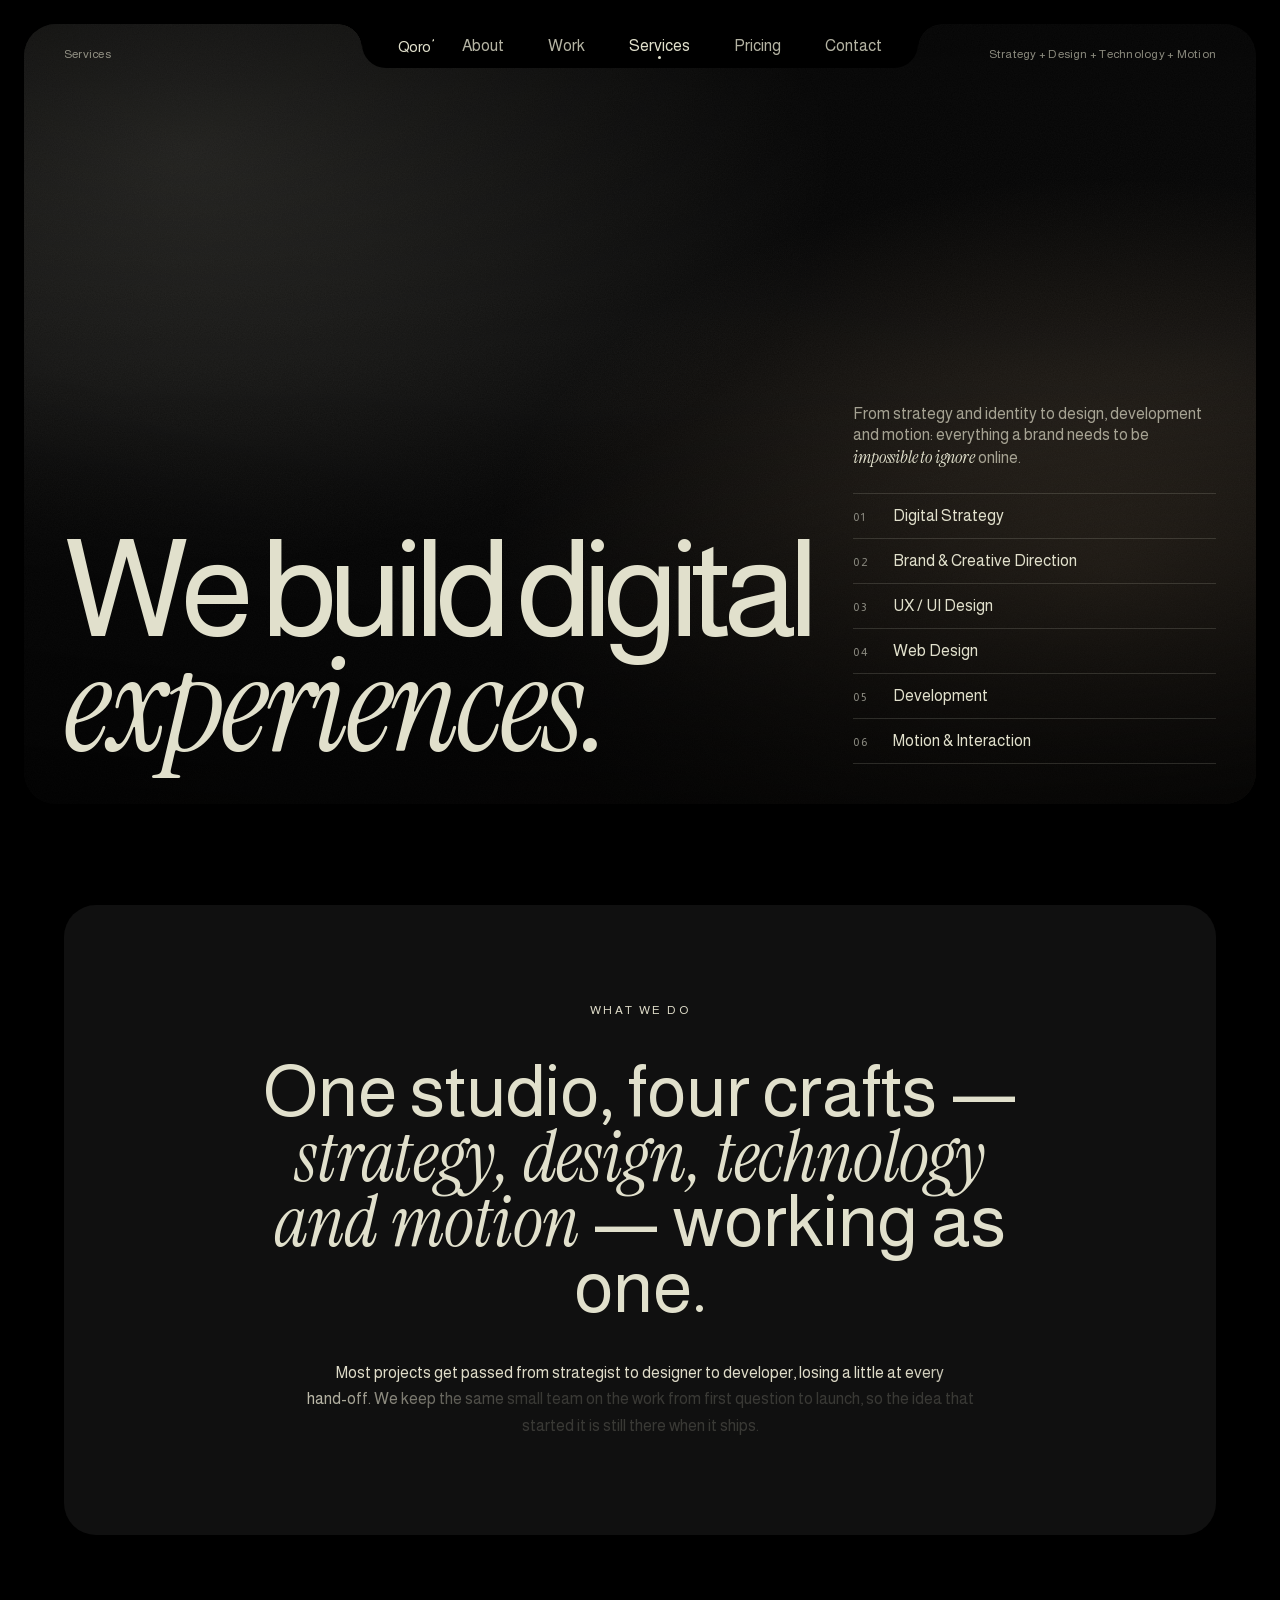
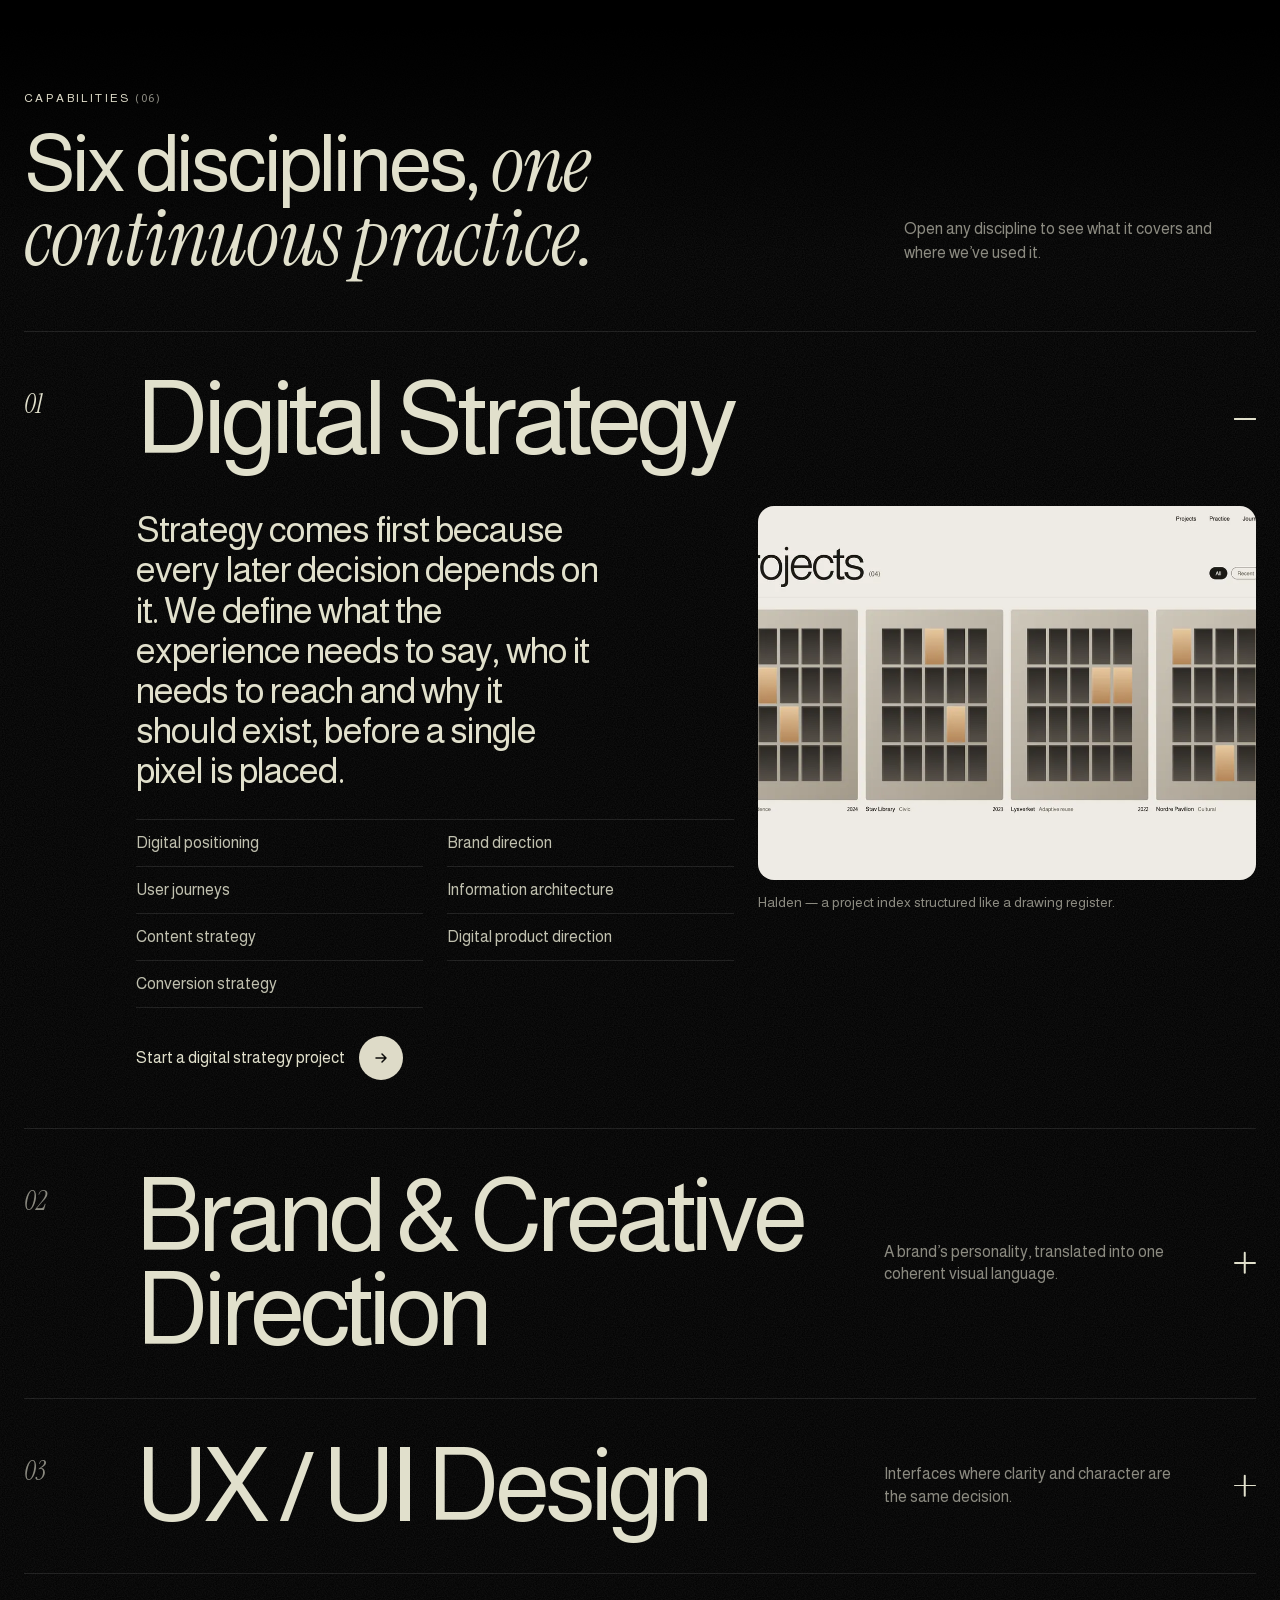
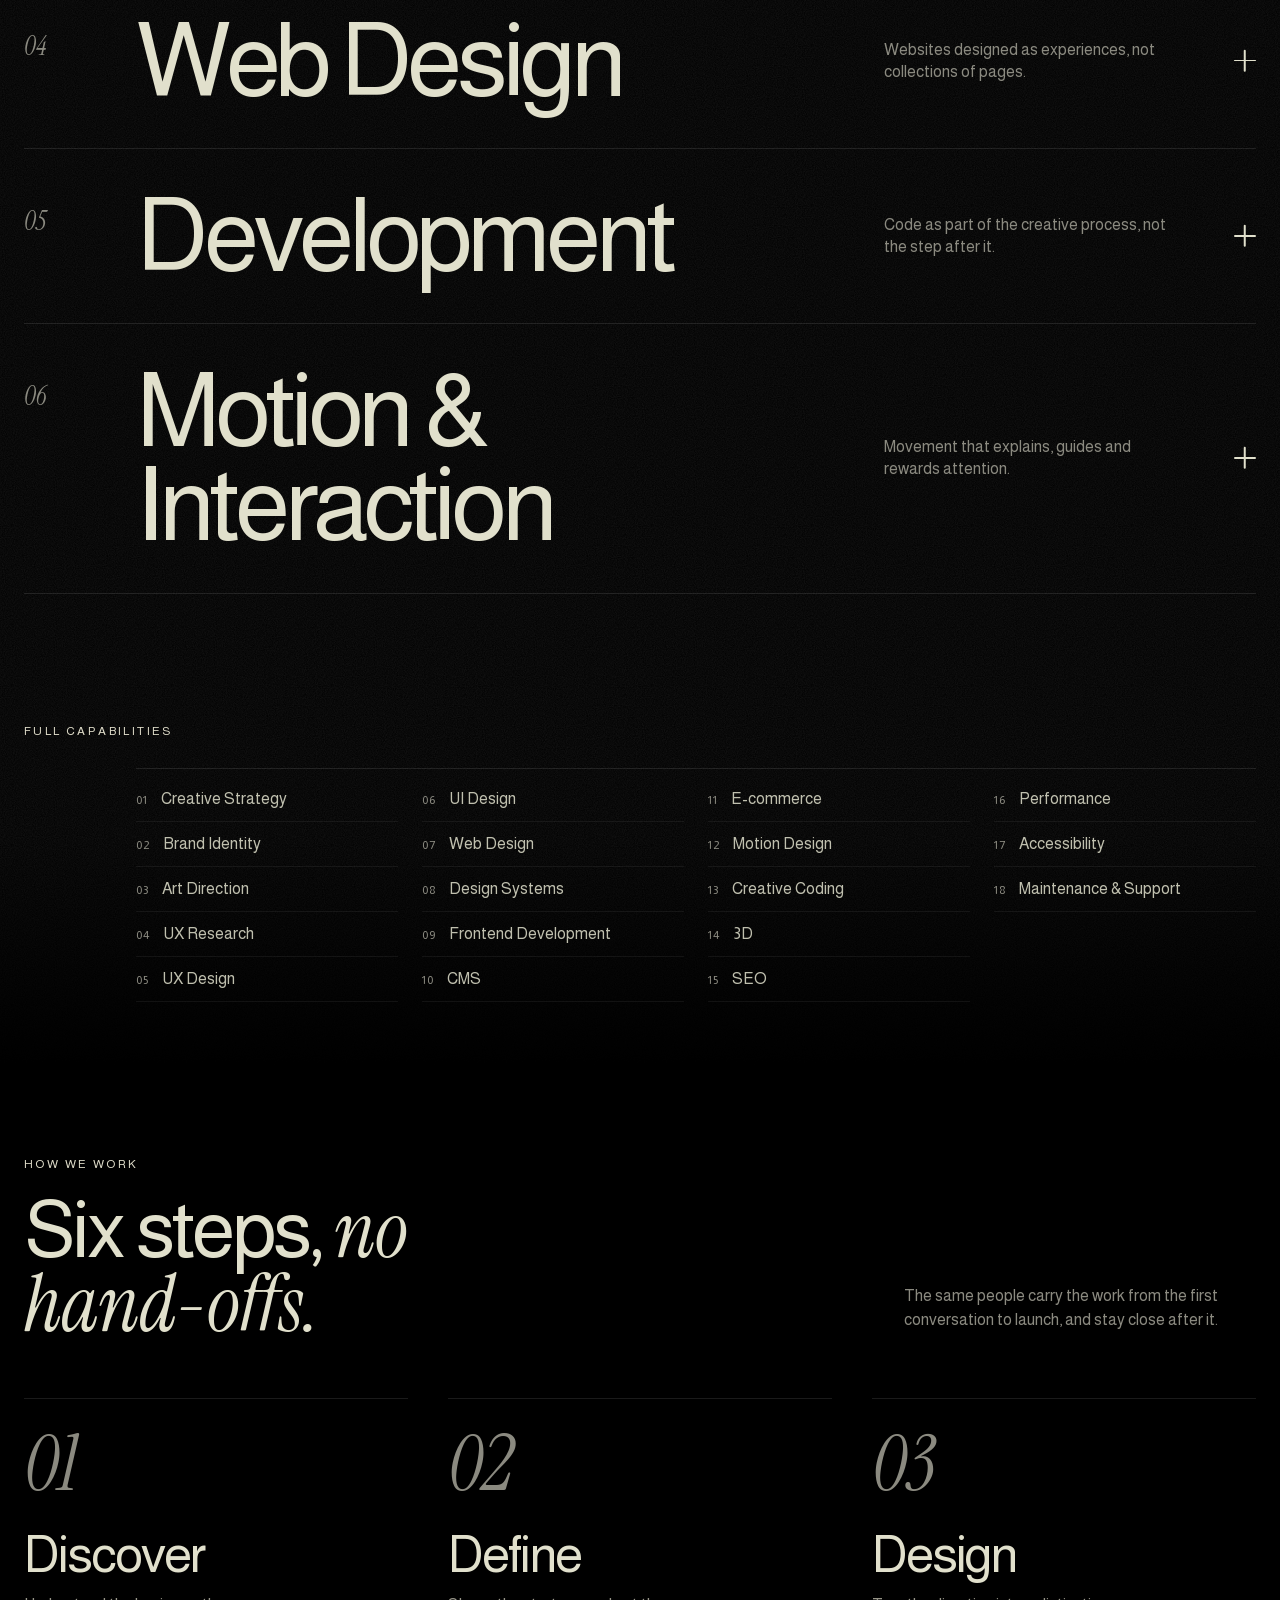
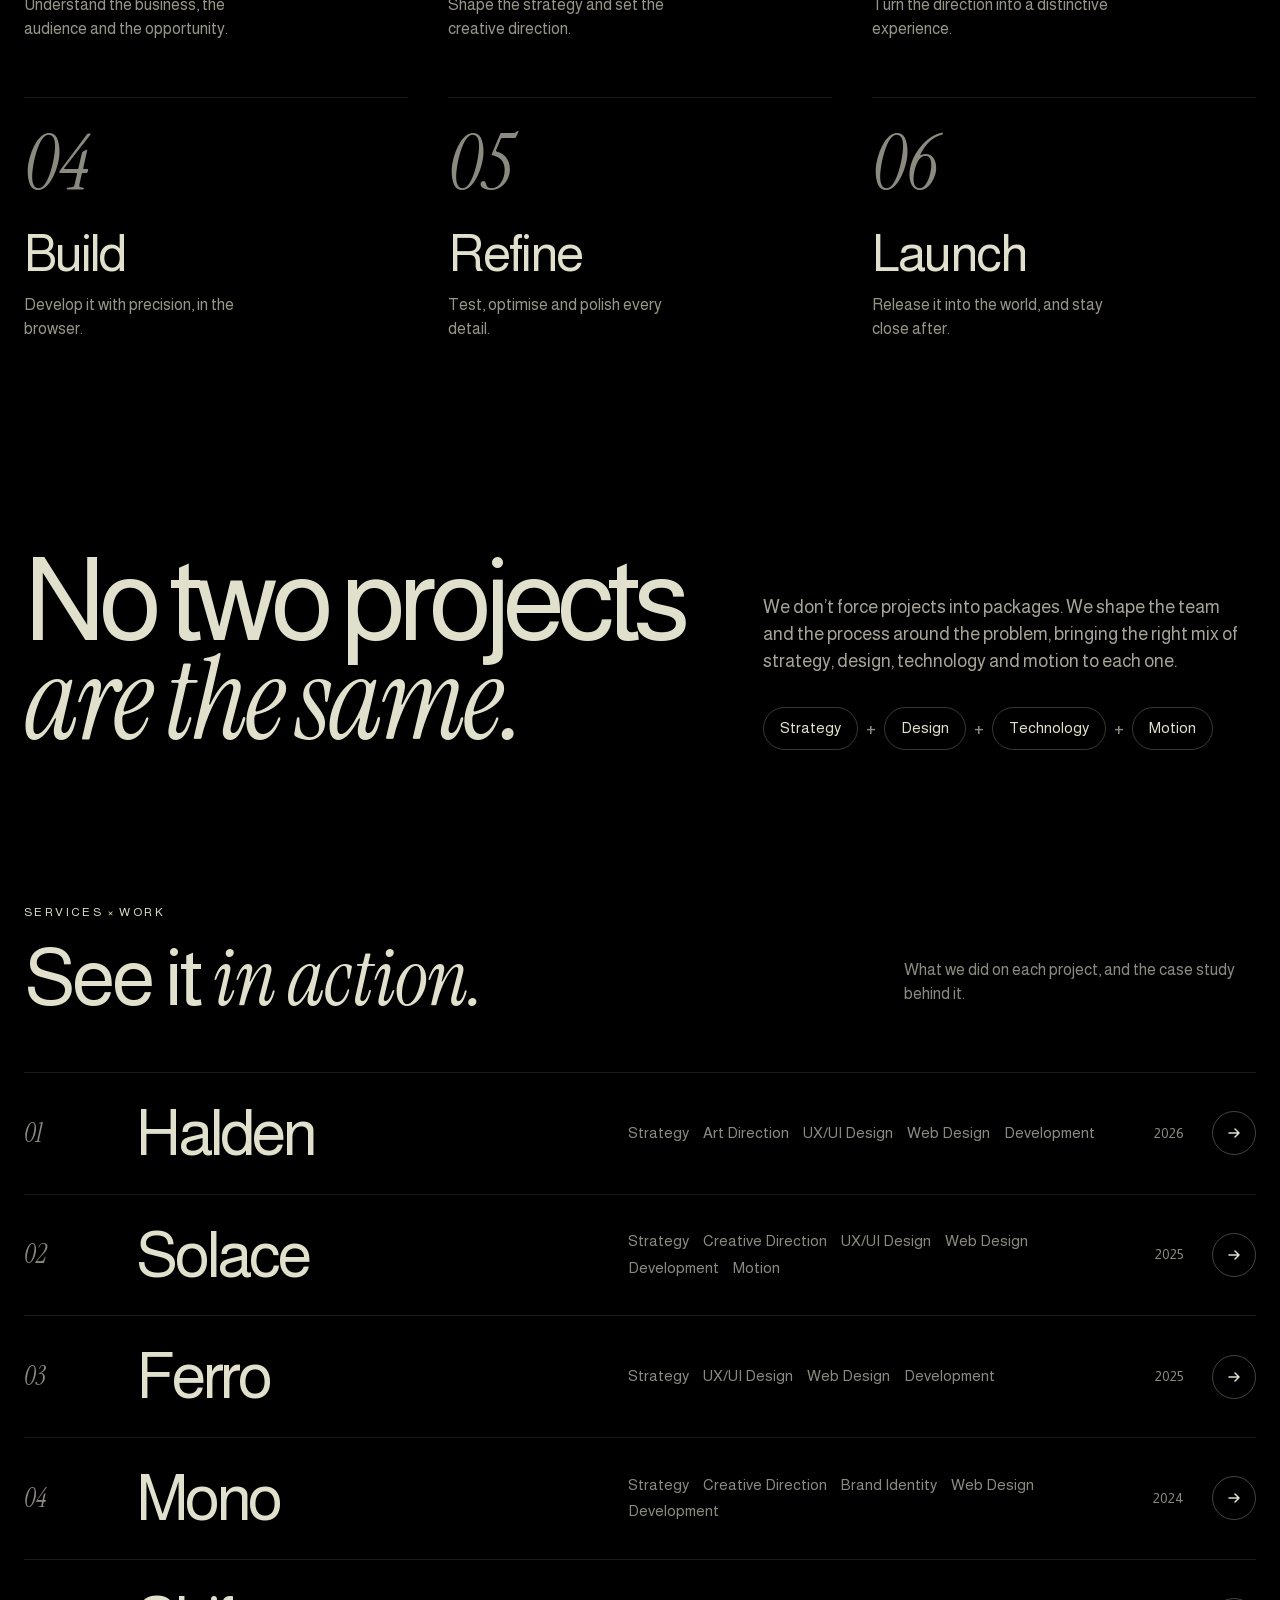
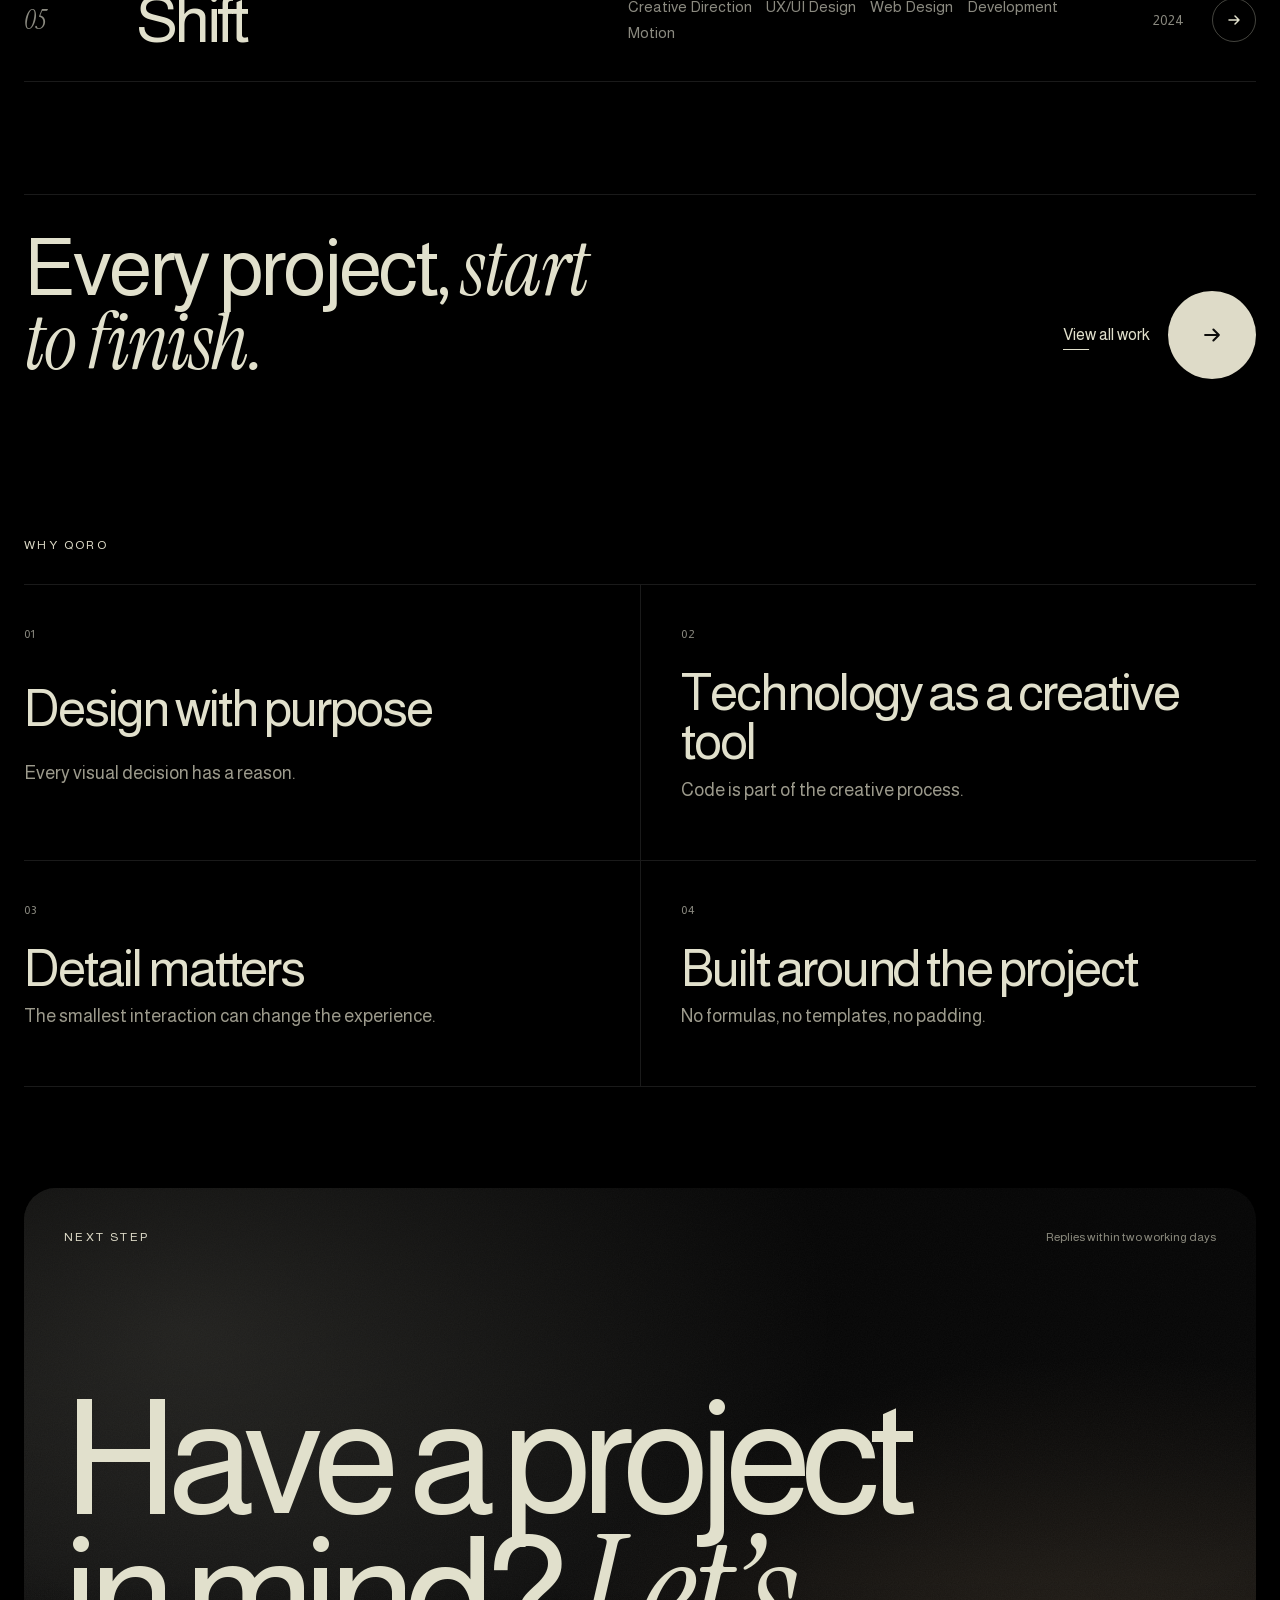
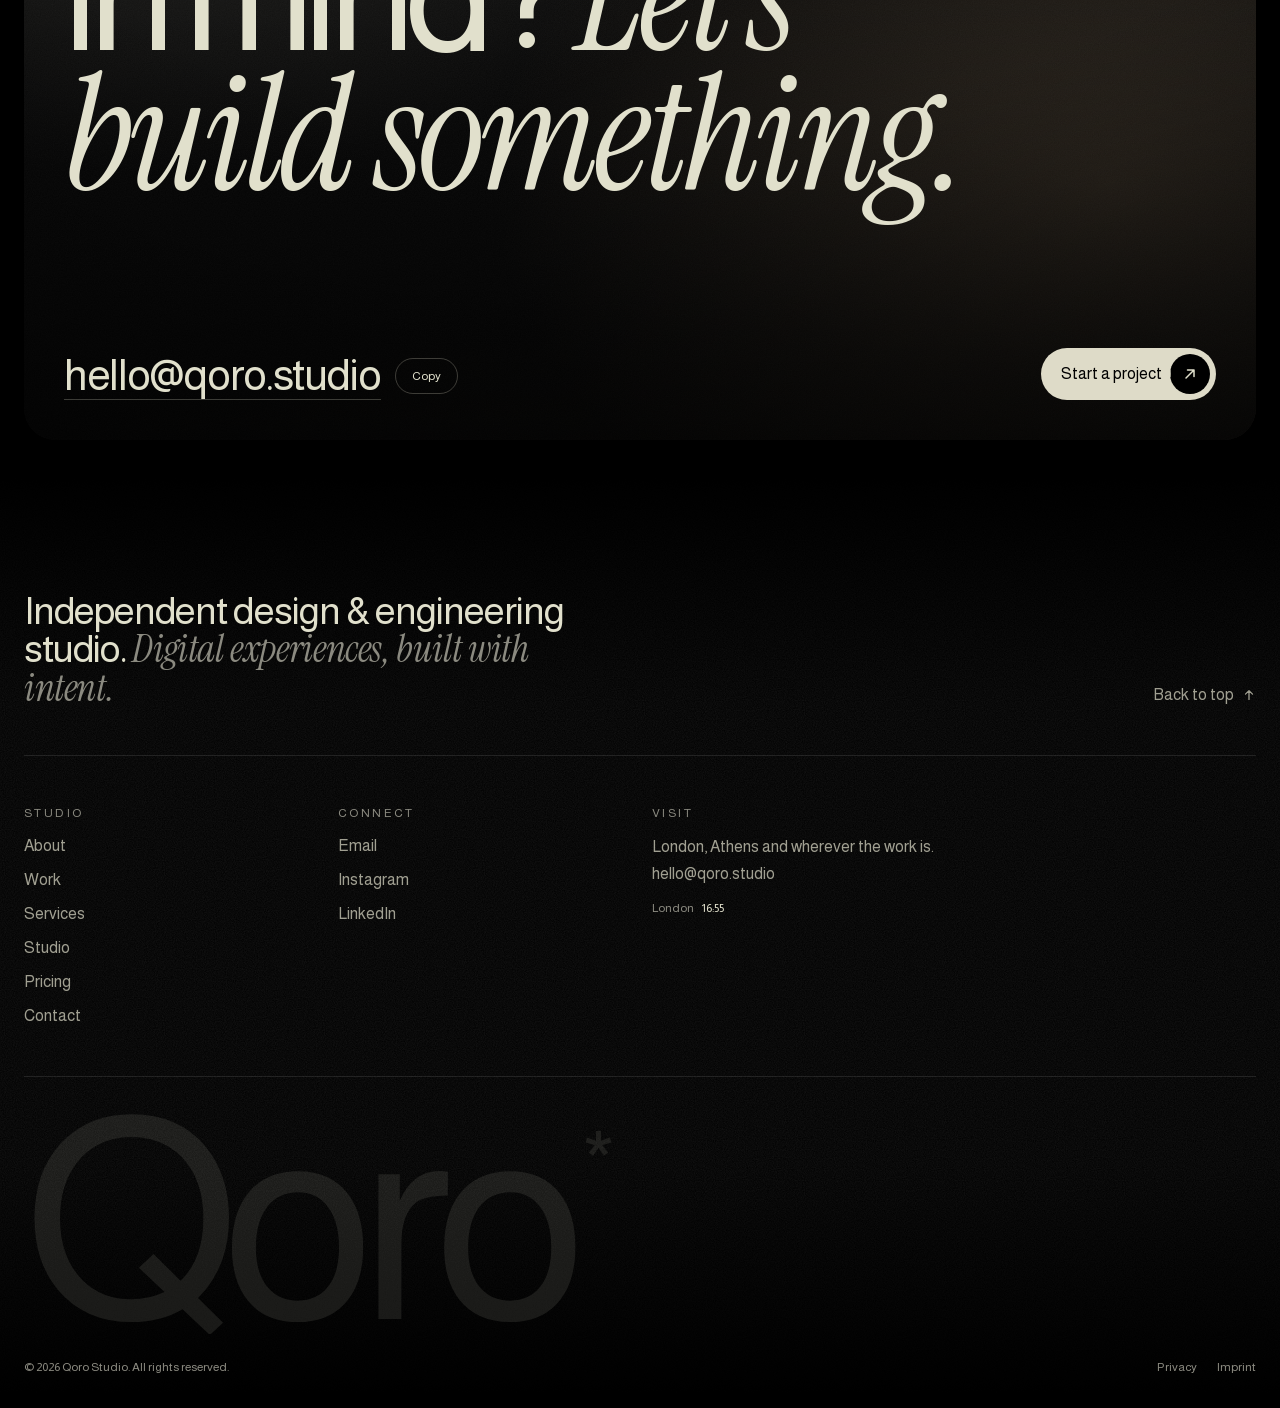
<file: services.html>
<!doctype html>
<html lang="en">
<head>
  <meta charset="utf-8">
  <meta name="viewport" content="width=device-width, initial-scale=1, viewport-fit=cover">
  <title>Services — What we do | Qoro</title>
  <meta name="description" content="Strategy, brand, UX/UI, web design, development and motion — how Qoro builds distinctive digital experiences.">
  <meta name="theme-color" content="#000000">
  <meta property="og:title" content="Services — Qoro">
  <meta property="og:description" content="Digital experiences, built with intent.">
  <link rel="icon" href="data:image/svg+xml,%3Csvg xmlns='http://www.w3.org/2000/svg' viewBox='0 0 64 64'%3E%3Crect width='64' height='64' rx='16' fill='%23000'/%3E%3Ctext x='50%25' y='54%25' dominant-baseline='middle' text-anchor='middle' font-family='Helvetica,Arial' font-size='40' fill='%23e1e0cc'%3Eq%3C/text%3E%3C/svg%3E">

  <link rel="stylesheet" href="style.css">
  <link rel="stylesheet" href="services/services.css">

  <!-- Flag JS early so reveal states never flash un-styled content -->
  <script>document.documentElement.classList.add('js');</script>
</head>
<body>
  <div class="curtain" aria-hidden="true" data-curtain><span class="curtain__label"><span data-curtain-label></span></span></div>
  <script>try{var t=sessionStorage.getItem('qoro:transition');if(t!==null){sessionStorage.removeItem('qoro:transition');document.documentElement.classList.add('is-arriving');document.querySelector('[data-curtain-label]').textContent=t;}}catch(e){}</script>
  <a class="skip-link" href="#main">Skip to content</a>

  <!-- ============ NAVIGATION ============ -->
  <header class="nav nav--brand" data-nav>
    <nav class="nav__tab" aria-label="Primary">
      <a class="nav__brand" href="index.html" aria-label="Qoro — home" data-transition="Qoro">Qoro<sup>*</sup></a>
      <ul class="nav__list">
        <li><a class="nav__link" href="about.html" data-transition="About">About</a></li>
        <li><a class="nav__link" href="work.html" data-transition="Work">Work</a></li>
        <li><a class="nav__link" href="services.html" aria-current="page">Services</a></li>
        <li><a class="nav__link" href="pricing.html" data-transition="Pricing">Pricing</a></li>
        <li><a class="nav__link" href="contact.html" data-transition="Contact">Contact</a></li>
      </ul>
      <button class="nav__toggle" type="button" aria-expanded="false" aria-controls="menu" data-menu-toggle>
        <span class="nav__toggle-label" data-menu-label>Menu</span>
        <span class="nav__toggle-icon" aria-hidden="true"><i></i><i></i></span>
      </button>
    </nav>
  </header>

  <!-- ============ MOBILE MENU ============ -->
  <div class="menu" id="menu" role="dialog" aria-modal="true" aria-label="Site menu" hidden data-menu>
    <div class="menu__frame">
      <div class="cinematic" aria-hidden="true"><div class="cinematic__blob"></div><div class="cinematic__vignette"></div></div>
      <div class="noise noise--overlay" aria-hidden="true"></div>
      <ol class="menu__list">
        <li><a href="about.html" data-menu-link data-transition="About"><span class="menu__num">01</span>About</a></li>
        <li><a href="work.html" data-menu-link data-transition="Work"><span class="menu__num">02</span>Work</a></li>
        <li><a href="services.html" data-menu-link><span class="menu__num">03</span>Services</a></li>
        <li><a href="pricing.html" data-menu-link data-transition="Pricing"><span class="menu__num">04</span>Pricing</a></li>
        <li><a href="contact.html" data-menu-link data-transition="Contact"><span class="menu__num">05</span><em>Contact</em></a></li>
      </ol>
      <div class="menu__foot">
        <a href="mailto:hello@qoro.studio">hello@qoro.studio</a>
        <div class="menu__social">
          <a href="#" aria-label="Qoro on Instagram">Instagram</a>
          <a href="#" aria-label="Qoro on LinkedIn">LinkedIn</a>
        </div>
      </div>
    </div>
  </div>

  <!-- Contextual cursor (fine pointers only) -->
  <div class="cursor" aria-hidden="true" data-cursor><span class="cursor__ball"><span data-cursor-label>View</span></span></div>

  <main id="main">

    <!-- ============ SERVICES HERO (reuses the hero frame system) ============ -->
    <section class="hero sv-hero" id="top" aria-labelledby="sv-title">
      <div class="hero__frame" data-hero-frame>
        <div class="cinematic" aria-hidden="true">
          <div class="cinematic__blob"></div>
          <div class="cinematic__light" data-hero-light></div>
          <div class="cinematic__vignette"></div>
        </div>
        <div class="noise noise--overlay" aria-hidden="true"></div>
        <div class="hero__shade" aria-hidden="true"></div>

        <p class="hero__meta hero__meta--left" data-reveal data-delay="0.9">Services</p>
        <p class="hero__meta hero__meta--right" data-reveal data-delay="1">Strategy + Design + Technology + Motion</p>

        <div class="hero__content">
          <h1 class="hero__title page-title" id="sv-title" data-split data-stagger="0.09">We build digital <em>experiences.</em></h1>
          <div class="hero__aside">
            <p class="hero__lead" data-reveal data-delay="0.5" data-rise-only>
              From strategy and identity to design, development and motion: everything a brand needs to be <em>impossible to ignore</em> online.
            </p>
            <ol class="sv-index" aria-label="Services" data-reveal data-delay="0.7">
              <li><a class="sv-index__row" href="#strategy"><span class="sv-index__num">01</span><span class="sv-index__name">Digital Strategy</span></a></li>
              <li><a class="sv-index__row" href="#brand"><span class="sv-index__num">02</span><span class="sv-index__name">Brand &amp; Creative Direction</span></a></li>
              <li><a class="sv-index__row" href="#ux-ui"><span class="sv-index__num">03</span><span class="sv-index__name">UX / UI Design</span></a></li>
              <li><a class="sv-index__row" href="#web-design"><span class="sv-index__num">04</span><span class="sv-index__name">Web Design</span></a></li>
              <li><a class="sv-index__row" href="#development"><span class="sv-index__num">05</span><span class="sv-index__name">Development</span></a></li>
              <li><a class="sv-index__row" href="#motion"><span class="sv-index__num">06</span><span class="sv-index__name">Motion &amp; Interaction</span></a></li>
            </ol>
          </div>
        </div>
      </div>
    </section>

    <!-- ============ INTRO ============ -->
    <section class="intro" aria-labelledby="sv-intro-title">
      <div class="intro__panel">
        <span class="eyebrow" data-reveal>What we do</span>
        <h2 class="intro__title" id="sv-intro-title" data-split>One studio, four crafts — <em>strategy, design, technology and motion</em> — working as one.</h2>
        <p class="intro__body" data-scrub>
          Most projects get passed from strategist to designer to developer, losing a little at every hand-off. We keep the same small team on the work from first question to launch, so the idea that started it is still there when it ships.
        </p>
      </div>
    </section>

    <!-- ============ PRIMARY SERVICES ============ -->
    <section class="sv-services" aria-labelledby="sv-services-title">
      <div class="noise noise--bg" aria-hidden="true"></div>
      <div class="container">
        <header class="section-head">
          <div class="section-head__main">
            <span class="eyebrow" data-reveal>Capabilities <span class="eyebrow__count">(06)</span></span>
            <h2 class="section-head__title" id="sv-services-title" data-split>Six disciplines, <em>one continuous practice.</em></h2>
          </div>
          <p class="section-head__note" data-reveal data-delay="0.2">Open any discipline to see what it covers and where we’ve used it.</p>
        </header>
        <ol class="svx-list" data-svx-list>
          <li class="svx is-open" id="strategy" data-svx>
            <h3 class="svx__heading">
              <button class="svx__toggle" type="button" id="svx-strategy-toggle" aria-expanded="true" aria-controls="svx-strategy-panel"
                      data-svx-toggle data-preview="assets/projects/halden/screens/index-1200.webp">
                <span class="svx__num">01</span>
                <span class="svx__name">Digital Strategy</span>
                <span class="svx__lead">What the experience needs to say, who it’s for, and why it should exist.</span>
                <span class="svx__icon" aria-hidden="true"></span>
              </button>
            </h3>
            <div class="svx__panel" id="svx-strategy-panel" role="region" aria-labelledby="svx-strategy-toggle" data-svx-panel>
              <div class="svx__panel-inner">
                <div class="svx__body">
                  <p class="svx__statement">Strategy comes first because every later decision depends on it. We define what the experience needs to say, who it needs to reach and why it should exist, before a single pixel is placed.</p>
                  <ul class="svx__caps" aria-label="Digital Strategy capabilities"><li>Digital positioning</li><li>Brand direction</li><li>User journeys</li><li>Information architecture</li><li>Content strategy</li><li>Digital product direction</li><li>Conversion strategy</li></ul>
                  <a class="svx__more" href="contact.html?service=Digital%20Strategy" data-transition="Contact">Start a digital strategy project <span class="svx__more-arrow" aria-hidden="true"><svg viewBox="0 0 16 16"><path d="M3 8h10M9 4l4 4-4 4"/></svg><svg viewBox="0 0 16 16"><path d="M3 8h10M9 4l4 4-4 4"/></svg></span></a>
                </div>
                <figure class="svx__fig">
                  <div class="svx__media" data-img-reveal>
                    <img src="assets/projects/halden/screens/index-1200.webp" srcset="assets/projects/halden/screens/index-1200.webp 1200w, assets/projects/halden/screens/index-2400.webp 2400w" sizes="(min-width: 1024px) 40vw, 100vw" width="2400" height="1500" loading="lazy" decoding="async" alt="Halden project index page showing four projects as facade studies.">
                  </div>
                  <figcaption>Halden — a project index structured like a drawing register.</figcaption>
                </figure>
              </div>
            </div>
          </li>
          <li class="svx" id="brand" data-svx>
            <h3 class="svx__heading">
              <button class="svx__toggle" type="button" id="svx-brand-toggle" aria-expanded="false" aria-controls="svx-brand-panel"
                      data-svx-toggle data-preview="assets/projects/mono/gallery/brand-1200.webp">
                <span class="svx__num">02</span>
                <span class="svx__name">Brand &amp; Creative Direction</span>
                <span class="svx__lead">A brand’s personality, translated into one coherent visual language.</span>
                <span class="svx__icon" aria-hidden="true"></span>
              </button>
            </h3>
            <div class="svx__panel" id="svx-brand-panel" role="region" aria-labelledby="svx-brand-toggle" data-svx-panel>
              <div class="svx__panel-inner">
                <div class="svx__body">
                  <p class="svx__statement">We turn what a brand believes into how it looks, moves and speaks on screen: one visual language, carried consistently from identity to interface.</p>
                  <ul class="svx__caps" aria-label="Brand &amp; Creative Direction capabilities"><li>Brand identity</li><li>Art direction</li><li>Visual systems</li><li>Brand guidelines</li><li>Creative concepts</li><li>Campaign direction</li><li>Digital brand expression</li></ul>
                  <a class="svx__more" href="contact.html?service=Brand%20Identity" data-transition="Contact">Start a brand project <span class="svx__more-arrow" aria-hidden="true"><svg viewBox="0 0 16 16"><path d="M3 8h10M9 4l4 4-4 4"/></svg><svg viewBox="0 0 16 16"><path d="M3 8h10M9 4l4 4-4 4"/></svg></span></a>
                </div>
                <figure class="svx__fig">
                  <div class="svx__media" data-img-reveal>
                    <img src="assets/projects/mono/gallery/brand-1200.webp" srcset="assets/projects/mono/gallery/brand-1200.webp 1200w, assets/projects/mono/gallery/brand-2400.webp 2400w" sizes="(min-width: 1024px) 40vw, 100vw" width="2400" height="1200" loading="lazy" decoding="async" alt="Mono brand composition: a serif wordmark beside a large ampersand on black.">
                  </div>
                  <figcaption>Mono — an identity built from the letters themselves.</figcaption>
                </figure>
              </div>
            </div>
          </li>
          <li class="svx" id="ux-ui" data-svx>
            <h3 class="svx__heading">
              <button class="svx__toggle" type="button" id="svx-ux-ui-toggle" aria-expanded="false" aria-controls="svx-ux-ui-panel"
                      data-svx-toggle data-preview="assets/projects/solace/details/ui-900.webp">
                <span class="svx__num">03</span>
                <span class="svx__name">UX / UI Design</span>
                <span class="svx__lead">Interfaces where clarity and character are the same decision.</span>
                <span class="svx__icon" aria-hidden="true"></span>
              </button>
            </h3>
            <div class="svx__panel" id="svx-ux-ui-panel" role="region" aria-labelledby="svx-ux-ui-toggle" data-svx-panel>
              <div class="svx__panel-inner">
                <div class="svx__body">
                  <p class="svx__statement">Good UX makes an experience effortless; good UI makes it memorable. We design both together, so usability never flattens personality and expression never gets in the way.</p>
                  <ul class="svx__caps" aria-label="UX / UI Design capabilities"><li>User research</li><li>User flows</li><li>Wireframes</li><li>Information architecture</li><li>Interface design</li><li>Design systems</li><li>Prototyping</li><li>Responsive design</li><li>Interaction design</li></ul>
                  <a class="svx__more" href="contact.html?service=UX%2FUI%20Design" data-transition="Contact">Start a UX/UI project <span class="svx__more-arrow" aria-hidden="true"><svg viewBox="0 0 16 16"><path d="M3 8h10M9 4l4 4-4 4"/></svg><svg viewBox="0 0 16 16"><path d="M3 8h10M9 4l4 4-4 4"/></svg></span></a>
                </div>
                <figure class="svx__fig">
                  <div class="svx__media" data-img-reveal>
                    <img src="assets/projects/solace/details/ui-900.webp" srcset="assets/projects/solace/details/ui-900.webp 900w, assets/projects/solace/details/ui-1800.webp 1800w" sizes="(min-width: 1024px) 40vw, 100vw" width="1800" height="2250" loading="lazy" decoding="async" alt="Solace interface components: buttons, navigation, fields and a room card in hover state.">
                  </div>
                  <figcaption>Solace — components and states from the booking flow.</figcaption>
                </figure>
              </div>
            </div>
          </li>
          <li class="svx" id="web-design" data-svx>
            <h3 class="svx__heading">
              <button class="svx__toggle" type="button" id="svx-web-design-toggle" aria-expanded="false" aria-controls="svx-web-design-panel"
                      data-svx-toggle data-preview="assets/projects/ferro/screens/home-1200.webp">
                <span class="svx__num">04</span>
                <span class="svx__name">Web Design</span>
                <span class="svx__lead">Websites designed as experiences, not collections of pages.</span>
                <span class="svx__icon" aria-hidden="true"></span>
              </button>
            </h3>
            <div class="svx__panel" id="svx-web-design-panel" role="region" aria-labelledby="svx-web-design-toggle" data-svx-panel>
              <div class="svx__panel-inner">
                <div class="svx__body">
                  <p class="svx__statement">We design the journey, not just the screens: pacing, rhythm, typography and motion working together, so a site feels like one considered experience from first scroll to last click.</p>
                  <ul class="svx__caps" aria-label="Web Design capabilities"><li>Art direction</li><li>Web design</li><li>Responsive layouts</li><li>Editorial layouts</li><li>Interaction design</li><li>Motion systems</li><li>Component systems</li><li>Design systems</li></ul>
                  <a class="svx__more" href="contact.html?service=Website" data-transition="Contact">Start a web design project <span class="svx__more-arrow" aria-hidden="true"><svg viewBox="0 0 16 16"><path d="M3 8h10M9 4l4 4-4 4"/></svg><svg viewBox="0 0 16 16"><path d="M3 8h10M9 4l4 4-4 4"/></svg></span></a>
                </div>
                <figure class="svx__fig">
                  <div class="svx__media" data-img-reveal>
                    <img src="assets/projects/ferro/screens/home-1200.webp" srcset="assets/projects/ferro/screens/home-1200.webp 1200w, assets/projects/ferro/screens/home-2400.webp 2400w" sizes="(min-width: 1024px) 40vw, 100vw" width="2400" height="1500" loading="lazy" decoding="async" alt="Ferro homepage featuring the Tube No.4 chair.">
                  </div>
                  <figcaption>Ferro — a storefront that reads like a printed catalogue.</figcaption>
                </figure>
              </div>
            </div>
          </li>
          <li class="svx" id="development" data-svx>
            <h3 class="svx__heading">
              <button class="svx__toggle" type="button" id="svx-development-toggle" aria-expanded="false" aria-controls="svx-development-panel"
                      data-svx-toggle data-preview="assets/projects/shift/screens/detail-1200.webp">
                <span class="svx__num">05</span>
                <span class="svx__name">Development</span>
                <span class="svx__lead">Code as part of the creative process, not the step after it.</span>
                <span class="svx__icon" aria-hidden="true"></span>
              </button>
            </h3>
            <div class="svx__panel" id="svx-development-panel" role="region" aria-labelledby="svx-development-toggle" data-svx-panel>
              <div class="svx__panel-inner">
                <div class="svx__body">
                  <p class="svx__statement">Our developers sit inside the design process, prototyping early and shaping what’s possible. What ships is fast, accessible and built to last, and it looks exactly as designed.</p>
                  <ul class="svx__caps" aria-label="Development capabilities"><li>Frontend development</li><li>CMS integration</li><li>E-commerce</li><li>Web applications</li><li>API integrations</li><li>Performance optimisation</li><li>Accessibility</li><li>Technical architecture</li></ul>
                  <a class="svx__more" href="contact.html?service=Web%20Application" data-transition="Contact">Start a development project <span class="svx__more-arrow" aria-hidden="true"><svg viewBox="0 0 16 16"><path d="M3 8h10M9 4l4 4-4 4"/></svg><svg viewBox="0 0 16 16"><path d="M3 8h10M9 4l4 4-4 4"/></svg></span></a>
                </div>
                <figure class="svx__fig">
                  <div class="svx__media" data-img-reveal>
                    <img src="assets/projects/shift/screens/detail-1200.webp" srcset="assets/projects/shift/screens/detail-1200.webp 1200w, assets/projects/shift/screens/detail-2400.webp 2400w" sizes="(min-width: 1024px) 40vw, 100vw" width="2400" height="1500" loading="lazy" decoding="async" alt="Shift One configurator page with specifications.">
                  </div>
                  <figcaption>Shift — a configurator that renders every change live.</figcaption>
                </figure>
              </div>
            </div>
          </li>
          <li class="svx" id="motion" data-svx>
            <h3 class="svx__heading">
              <button class="svx__toggle" type="button" id="svx-motion-toggle" aria-expanded="false" aria-controls="svx-motion-panel"
                      data-svx-toggle data-preview="assets/images/work-shift-1200.webp">
                <span class="svx__num">06</span>
                <span class="svx__name">Motion &amp; Interaction</span>
                <span class="svx__lead">Movement that explains, guides and rewards attention.</span>
                <span class="svx__icon" aria-hidden="true"></span>
              </button>
            </h3>
            <div class="svx__panel" id="svx-motion-panel" role="region" aria-labelledby="svx-motion-toggle" data-svx-panel>
              <div class="svx__panel-inner">
                <div class="svx__body">
                  <p class="svx__statement">Motion has to earn its place. We use it to guide attention, explain change and make interfaces feel alive, and reach for 3D or creative code only when it genuinely makes the experience better.</p>
                  <ul class="svx__caps" aria-label="Motion &amp; Interaction capabilities"><li>Micro-interactions</li><li>Scroll animations</li><li>Page transitions</li><li>Hover interactions</li><li>Interactive storytelling</li><li>Motion systems</li><li>Creative coding</li><li>3D &amp; experimental work, where it fits</li></ul>
                  <a class="svx__more" href="contact.html" data-transition="Contact">Start a motion project <span class="svx__more-arrow" aria-hidden="true"><svg viewBox="0 0 16 16"><path d="M3 8h10M9 4l4 4-4 4"/></svg><svg viewBox="0 0 16 16"><path d="M3 8h10M9 4l4 4-4 4"/></svg></span></a>
                </div>
                <figure class="svx__fig">
                  <div class="svx__media" data-img-reveal>
                    <img src="assets/images/work-shift-1200.webp" srcset="assets/images/work-shift-1200.webp 1200w, assets/images/work-shift-2400.webp 2400w" sizes="(min-width: 1024px) 40vw, 100vw" width="2400" height="1500" loading="lazy" decoding="async" alt="Shift launch experience: the word SHIFT glowing above an ember-orange light ring.">
                  </div>
                  <figcaption>Shift — a single ember light that follows the story.</figcaption>
                </figure>
              </div>
            </div>
          </li>
        </ol>

        <div class="sv-caps">
          <h3 class="eyebrow" data-reveal>Full capabilities</h3>
          <ul class="sv-caps__list" data-reveal data-delay="0.1"><li><span>01</span>Creative Strategy</li><li><span>02</span>Brand Identity</li><li><span>03</span>Art Direction</li><li><span>04</span>UX Research</li><li><span>05</span>UX Design</li><li><span>06</span>UI Design</li><li><span>07</span>Web Design</li><li><span>08</span>Design Systems</li><li><span>09</span>Frontend Development</li><li><span>10</span>CMS</li><li><span>11</span>E-commerce</li><li><span>12</span>Motion Design</li><li><span>13</span>Creative Coding</li><li><span>14</span>3D</li><li><span>15</span>SEO</li><li><span>16</span>Performance</li><li><span>17</span>Accessibility</li><li><span>18</span>Maintenance &amp; Support</li></ul>
        </div>
      </div>
    </section>

    <!-- ============ HOW WE WORK ============ -->
    <section class="sv-process" aria-labelledby="sv-process-title">
      <div class="container">
        <header class="section-head">
          <div class="section-head__main">
            <span class="eyebrow" data-reveal>How we work</span>
            <h2 class="section-head__title" id="sv-process-title" data-split>Six steps, <em>no hand-offs.</em></h2>
          </div>
          <p class="section-head__note" data-reveal data-delay="0.2">The same people carry the work from the first conversation to launch, and stay close after it.</p>
        </header>
        <ol class="sv-steps" data-reveal>
          <li class="sv-step" style="--s:0">
            <span class="sv-step__num">01</span>
            <h3 class="sv-step__name">Discover</h3>
            <p class="sv-step__text">Understand the business, the audience and the opportunity.</p>
          </li>
          <li class="sv-step" style="--s:1">
            <span class="sv-step__num">02</span>
            <h3 class="sv-step__name">Define</h3>
            <p class="sv-step__text">Shape the strategy and set the creative direction.</p>
          </li>
          <li class="sv-step" style="--s:2">
            <span class="sv-step__num">03</span>
            <h3 class="sv-step__name">Design</h3>
            <p class="sv-step__text">Turn the direction into a distinctive experience.</p>
          </li>
          <li class="sv-step" style="--s:3">
            <span class="sv-step__num">04</span>
            <h3 class="sv-step__name">Build</h3>
            <p class="sv-step__text">Develop it with precision, in the browser.</p>
          </li>
          <li class="sv-step" style="--s:4">
            <span class="sv-step__num">05</span>
            <h3 class="sv-step__name">Refine</h3>
            <p class="sv-step__text">Test, optimise and polish every detail.</p>
          </li>
          <li class="sv-step" style="--s:5">
            <span class="sv-step__num">06</span>
            <h3 class="sv-step__name">Launch</h3>
            <p class="sv-step__text">Release it into the world, and stay close after.</p>
          </li>
        </ol>
      </div>
    </section>

    <!-- ============ CUSTOM APPROACH ============ -->
    <section class="sv-custom" aria-labelledby="sv-custom-title">
      <div class="container sv-custom__grid">
        <h2 class="sv-custom__title" id="sv-custom-title" data-split data-stagger="0.06">No two projects <em>are the same.</em></h2>
        <div class="sv-custom__aside">
          <p class="sv-custom__text" data-reveal data-delay="0.15">We don’t force projects into packages. We shape the team and the process around the problem, bringing the right mix of strategy, design, technology and motion to each one.</p>
          <p class="sv-formula" data-reveal data-delay="0.25" aria-label="Strategy plus design plus technology plus motion">
            <span>Strategy</span><i aria-hidden="true">+</i><span>Design</span><i aria-hidden="true">+</i><span>Technology</span><i aria-hidden="true">+</i><span>Motion</span>
          </p>
        </div>
      </div>
    </section>

    <!-- ============ SERVICES × PROJECTS (rendered from work/data.js) ============ -->
    <section class="sv-action" aria-labelledby="sv-action-title">
      <div class="container">
        <header class="section-head">
          <div class="section-head__main">
            <span class="eyebrow" data-reveal>Services × Work</span>
            <h2 class="section-head__title" id="sv-action-title" data-split>See it <em>in action.</em></h2>
          </div>
          <p class="section-head__note" data-reveal data-delay="0.2">What we did on each project, and the case study behind it.</p>
        </header>
        <ol class="sv-projects" data-sv-projects>
          <noscript><li><a class="link" href="work.html">View all work</a></li></noscript>
        </ol>
        <a class="row-cta" href="work.html" data-transition="Work" data-reveal>
          <span class="row-cta__text">Every project, <em>start to finish.</em></span>
          <span class="row-cta__action">
            <span class="row-cta__label">View all work</span>
            <span class="row-cta__icon" aria-hidden="true"><svg viewBox="0 0 16 16"><path d="M3 8h10M9 4l4 4-4 4"/></svg><svg viewBox="0 0 16 16"><path d="M3 8h10M9 4l4 4-4 4"/></svg></span>
          </span>
        </a>
      </div>
    </section>

    <!-- ============ WHY QORO ============ -->
    <section class="sv-why" aria-labelledby="sv-why-title">
      <div class="container">
        <span class="eyebrow" id="sv-why-title" data-reveal>Why Qoro</span>
        <ol class="sv-principles">
          <li class="sv-principle" data-reveal data-delay="0.00">
            <span class="sv-principle__num">01</span>
            <h3 class="sv-principle__title">Design with purpose</h3>
            <p class="sv-principle__text">Every visual decision has a reason.</p>
          </li>
          <li class="sv-principle" data-reveal data-delay="0.08">
            <span class="sv-principle__num">02</span>
            <h3 class="sv-principle__title">Technology as a creative tool</h3>
            <p class="sv-principle__text">Code is part of the creative process.</p>
          </li>
          <li class="sv-principle" data-reveal data-delay="0.16">
            <span class="sv-principle__num">03</span>
            <h3 class="sv-principle__title">Detail matters</h3>
            <p class="sv-principle__text">The smallest interaction can change the experience.</p>
          </li>
          <li class="sv-principle" data-reveal data-delay="0.24">
            <span class="sv-principle__num">04</span>
            <h3 class="sv-principle__title">Built around the project</h3>
            <p class="sv-principle__text">No formulas, no templates, no padding.</p>
          </li>
        </ol>
      </div>
    </section>

    <!-- ============ CTA (reuses the homepage contact frame) ============ -->
    <section class="cta" id="start" aria-labelledby="cta-title">
      <div class="cta__frame">
        <div class="cinematic" aria-hidden="true"><div class="cinematic__blob"></div><div class="cinematic__vignette"></div></div>
        <div class="noise noise--overlay" aria-hidden="true"></div>
        <div class="hero__shade" aria-hidden="true"></div>
        <div class="cta__top">
          <span class="eyebrow" data-reveal>Next step</span>
          <p class="cta__reply" data-reveal data-delay="0.1">Replies within two working days</p>
        </div>
        <h2 class="cta__title" id="cta-title" data-split data-stagger="0.1">Have a project in mind? <em>Let’s build something.</em></h2>
        <div class="cta__bottom">
          <div class="cta__email" data-reveal data-delay="0.3">
            <a class="cta__email-link" href="mailto:hello@qoro.studio">hello@qoro.studio</a>
            <button class="cta__copy" type="button" data-copy="hello@qoro.studio"><span data-copy-label>Copy</span></button>
            <span class="sr-only" aria-live="polite" data-copy-status></span>
          </div>
          <div data-reveal data-delay="0.4">
            <a class="pill magnetic" href="contact.html" data-transition="Contact">
              <span class="pill__label">Start a project</span>
              <span class="pill__icon" aria-hidden="true"><svg viewBox="0 0 16 16"><path d="M4 12 12 4M5.5 4H12v6.5"/></svg><svg viewBox="0 0 16 16"><path d="M4 12 12 4M5.5 4H12v6.5"/></svg></span>
            </a>
          </div>
        </div>
      </div>
    </section>
  </main>

  <!-- Floating preview for service & project rows (fine pointers only) -->
  <div class="sv-preview" aria-hidden="true" data-sv-preview><div class="sv-preview__inner" data-sv-preview-inner></div></div>

  <!-- ============ FOOTER ============ -->
  <footer class="footer">
    <div class="noise noise--bg" aria-hidden="true"></div>
    <div class="container">
      <div class="footer__lead">
        <p class="footer__statement" data-reveal>Independent design &amp; engineering studio. <em>Digital experiences, built with intent.</em></p>
        <a class="footer__top" href="#top">Back to top
          <svg viewBox="0 0 16 16" aria-hidden="true"><path d="M8 13V3M4 7l4-4 4 4"/></svg>
        </a>
      </div>

      <nav class="footer__nav" aria-label="Footer">
        <div class="footer__col">
          <h3 class="footer__heading">Studio</h3>
          <ul>
            <li><a class="link" href="about.html" data-transition="About">About</a></li>
            <li><a class="link" href="work.html" data-transition="Work">Work</a></li>
            <li><a class="link" href="services.html">Services</a></li>
            <li><a class="link" href="index.html#studio" data-transition="Studio">Studio</a></li>
            <li><a class="link" href="pricing.html" data-transition="Pricing">Pricing</a></li>
            <li><a class="link" href="contact.html" data-transition="Contact">Contact</a></li>
          </ul>
        </div>
        <div class="footer__col">
          <h3 class="footer__heading">Connect</h3>
          <ul>
            <li><a class="link" href="mailto:hello@qoro.studio">Email</a></li>
            <li><a class="link" href="#" aria-label="Qoro on Instagram">Instagram</a></li>
            <li><a class="link" href="#" aria-label="Qoro on LinkedIn">LinkedIn</a></li>
          </ul>
        </div>
        <div class="footer__col footer__col--wide">
          <h3 class="footer__heading">Visit</h3>
          <p>London, Athens and wherever the work is.<br>
            <a class="link" href="mailto:hello@qoro.studio">hello@qoro.studio</a></p>
          <p class="footer__clock">London <time data-clock>--:--</time></p>
        </div>
      </nav>

      <div class="footer__mark" aria-hidden="true" data-footer-mark>
        <span>Q</span><span>o</span><span>r</span><span>o</span><sup>*</sup>
      </div>

      <div class="footer__base">
        <p>© <span data-year>2026</span> Qoro Studio. All rights reserved.</p>
        <div class="footer__legal">
          <a class="link" href="#">Privacy</a>
          <a class="link" href="#">Imprint</a>
        </div>
      </div>
    </div>
  </footer>

  <script src="work/data.js" defer></script>
  <script src="services/services.js" defer></script>
  <script src="script.js" defer></script>
</body>
</html>
</file>
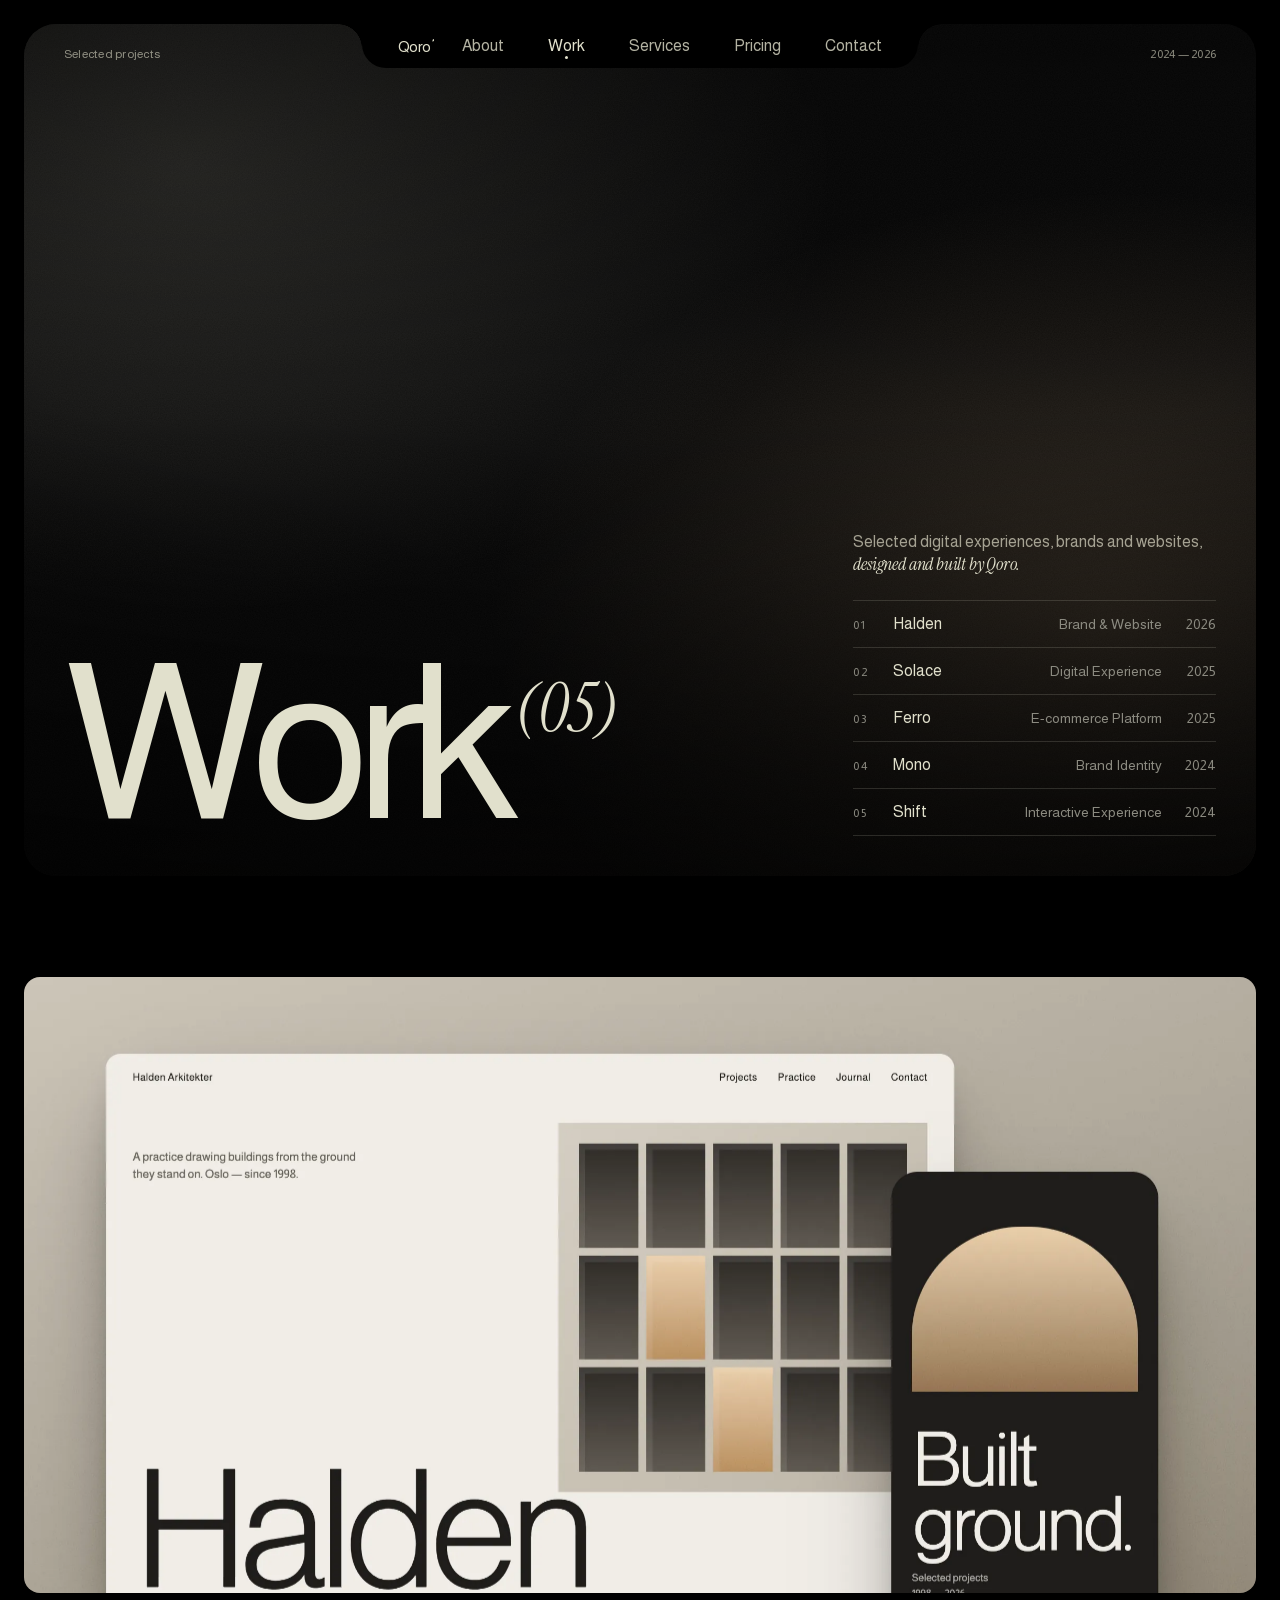
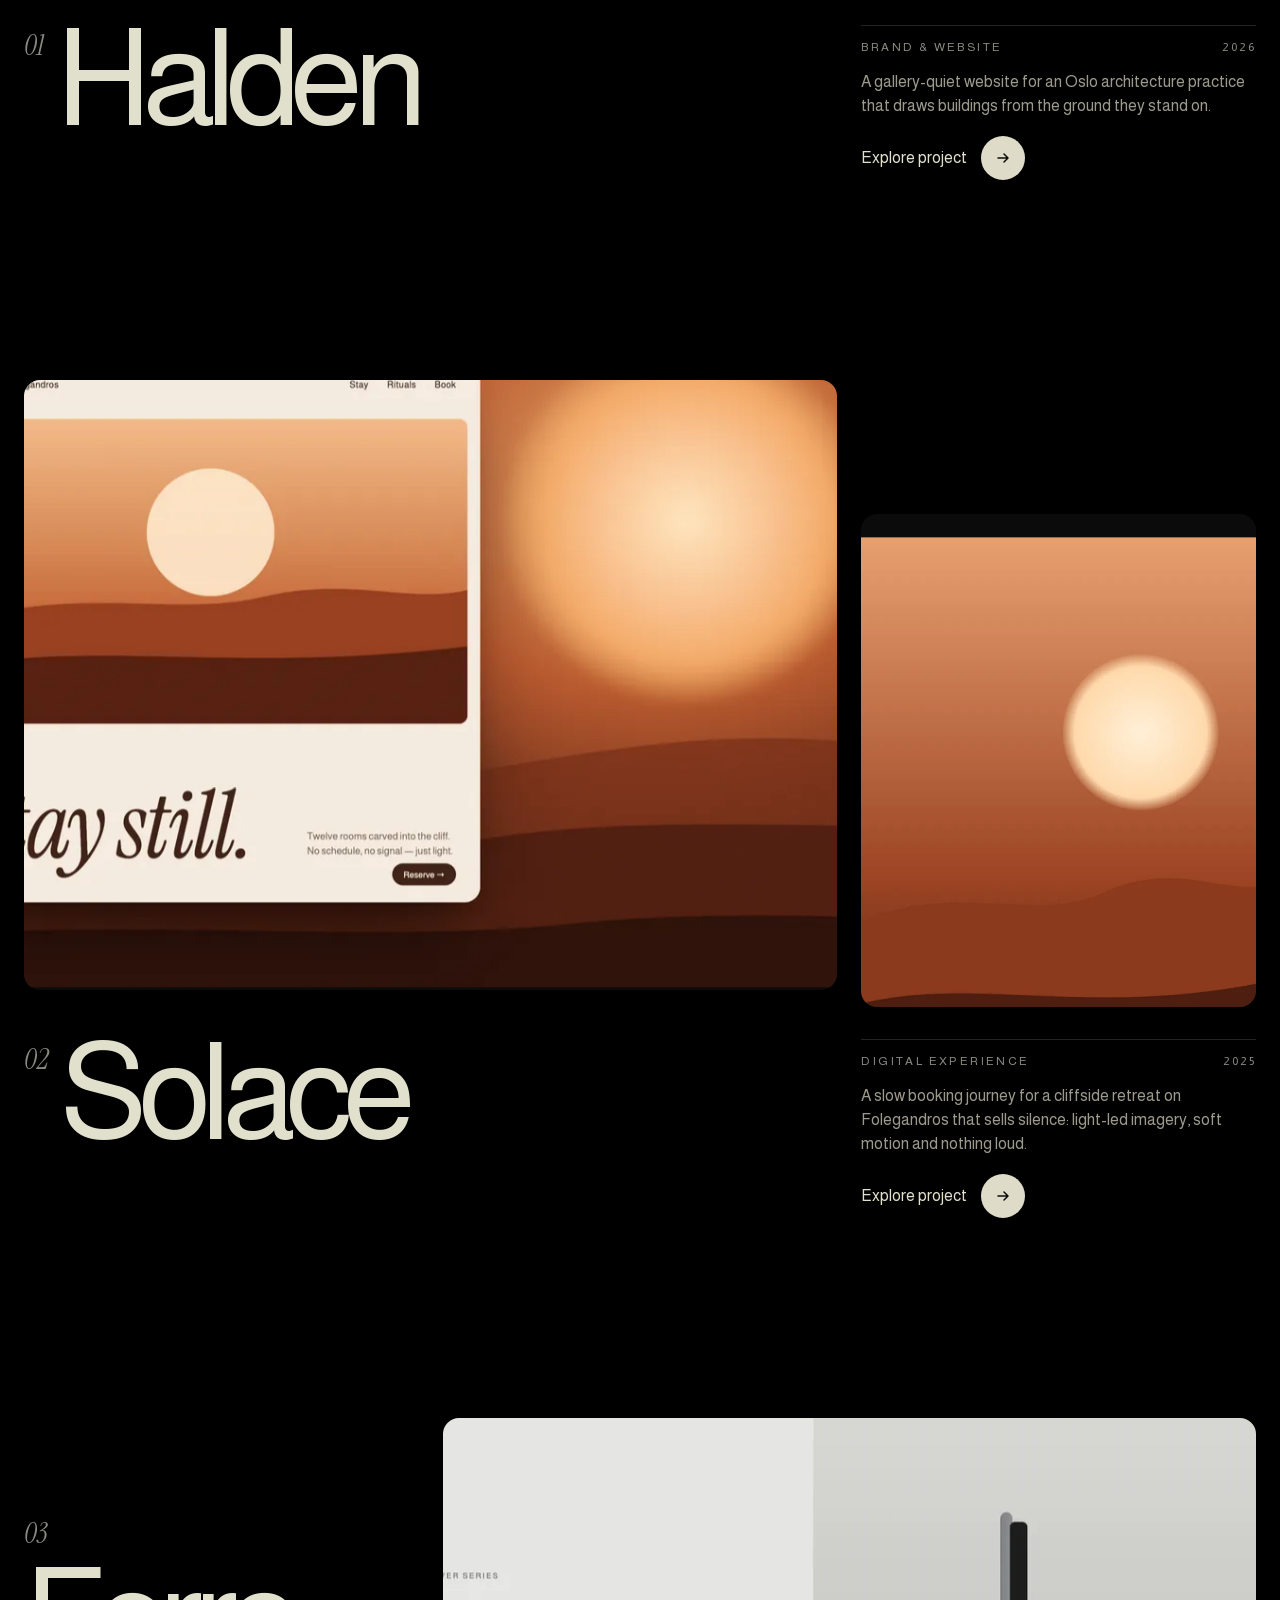
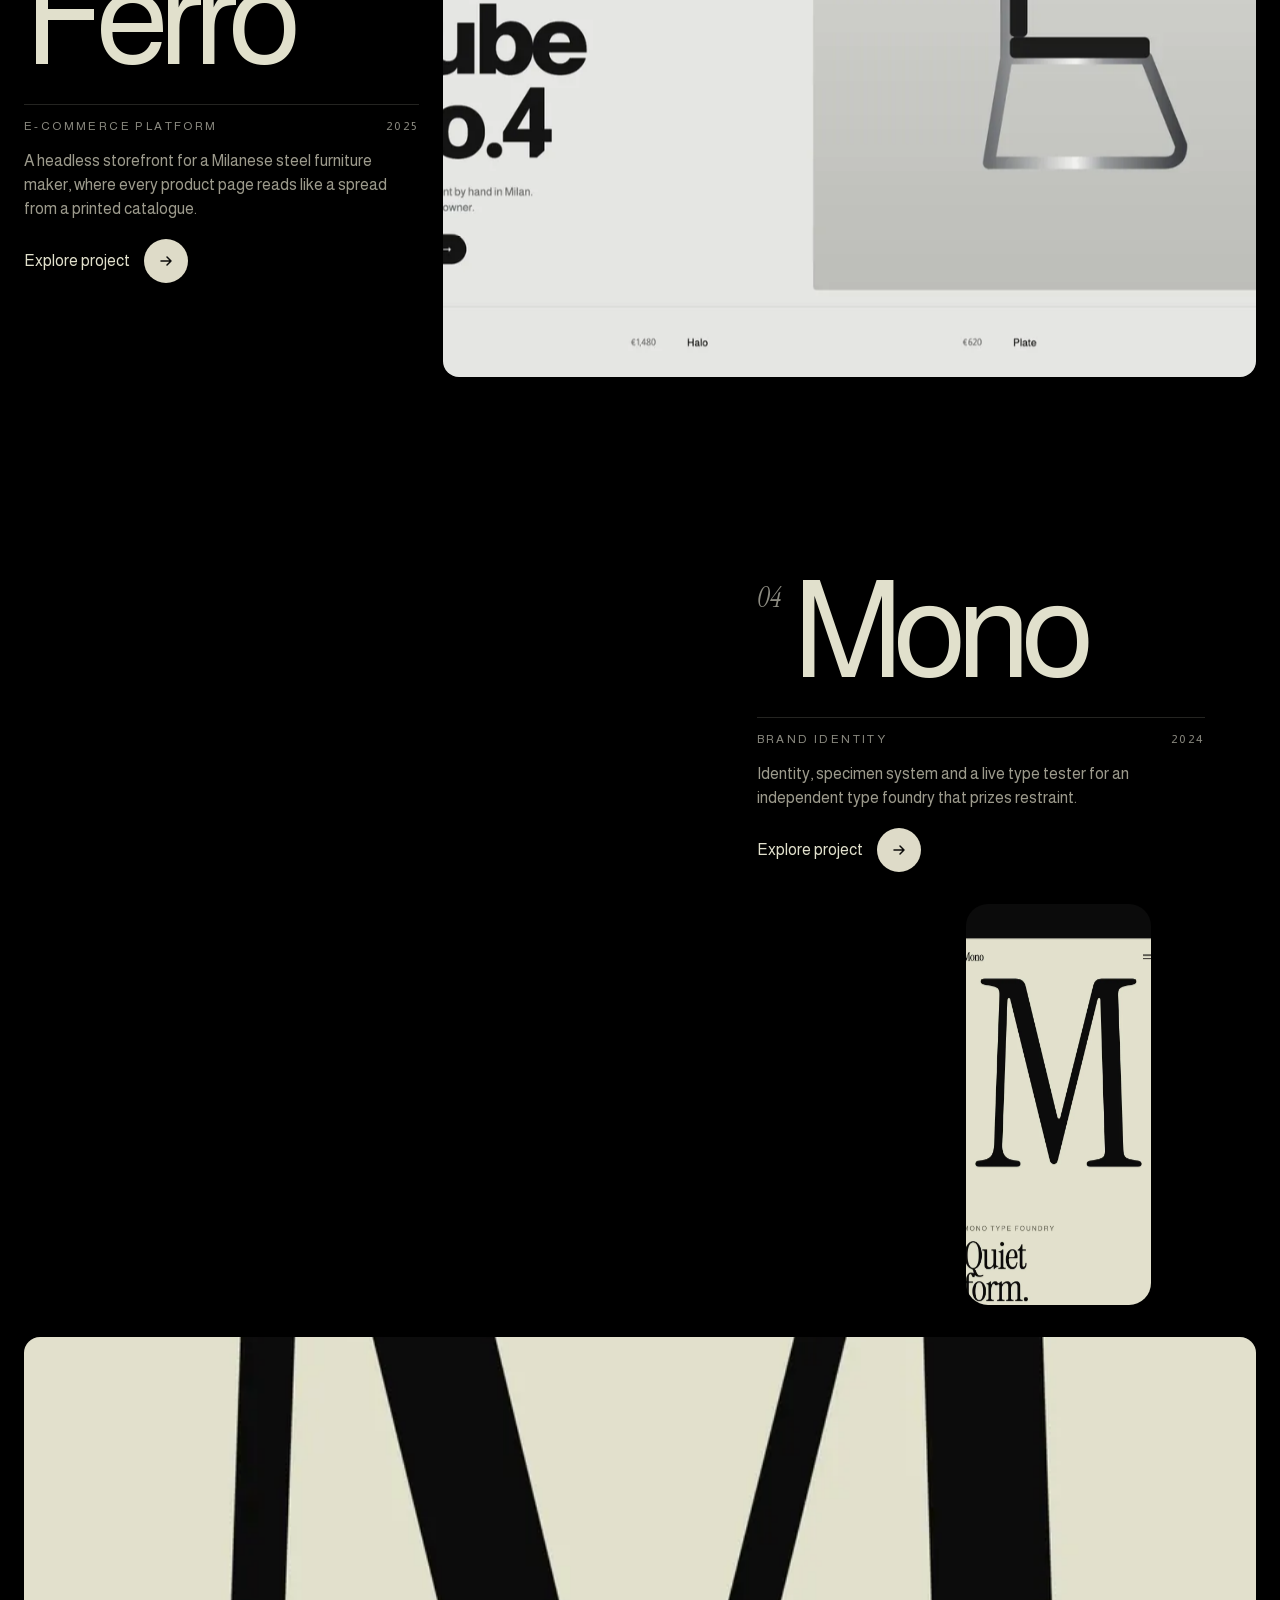
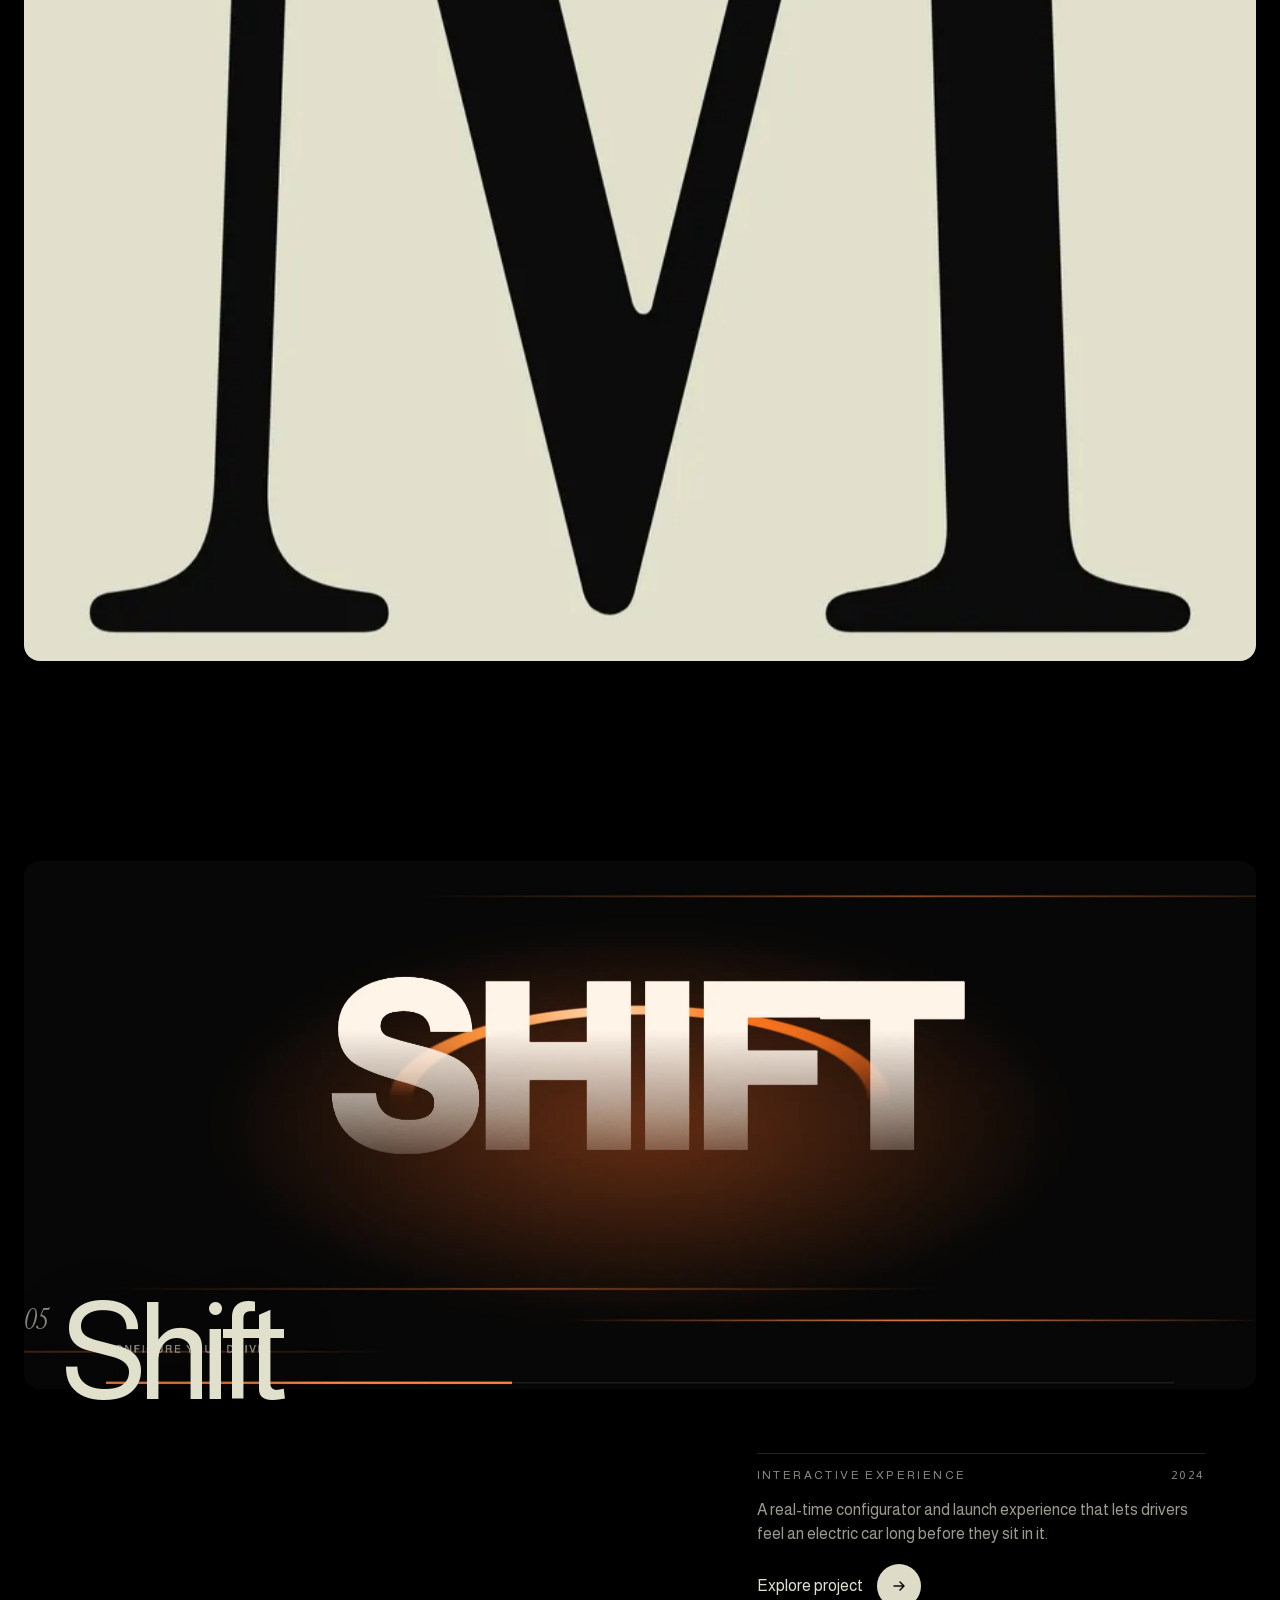
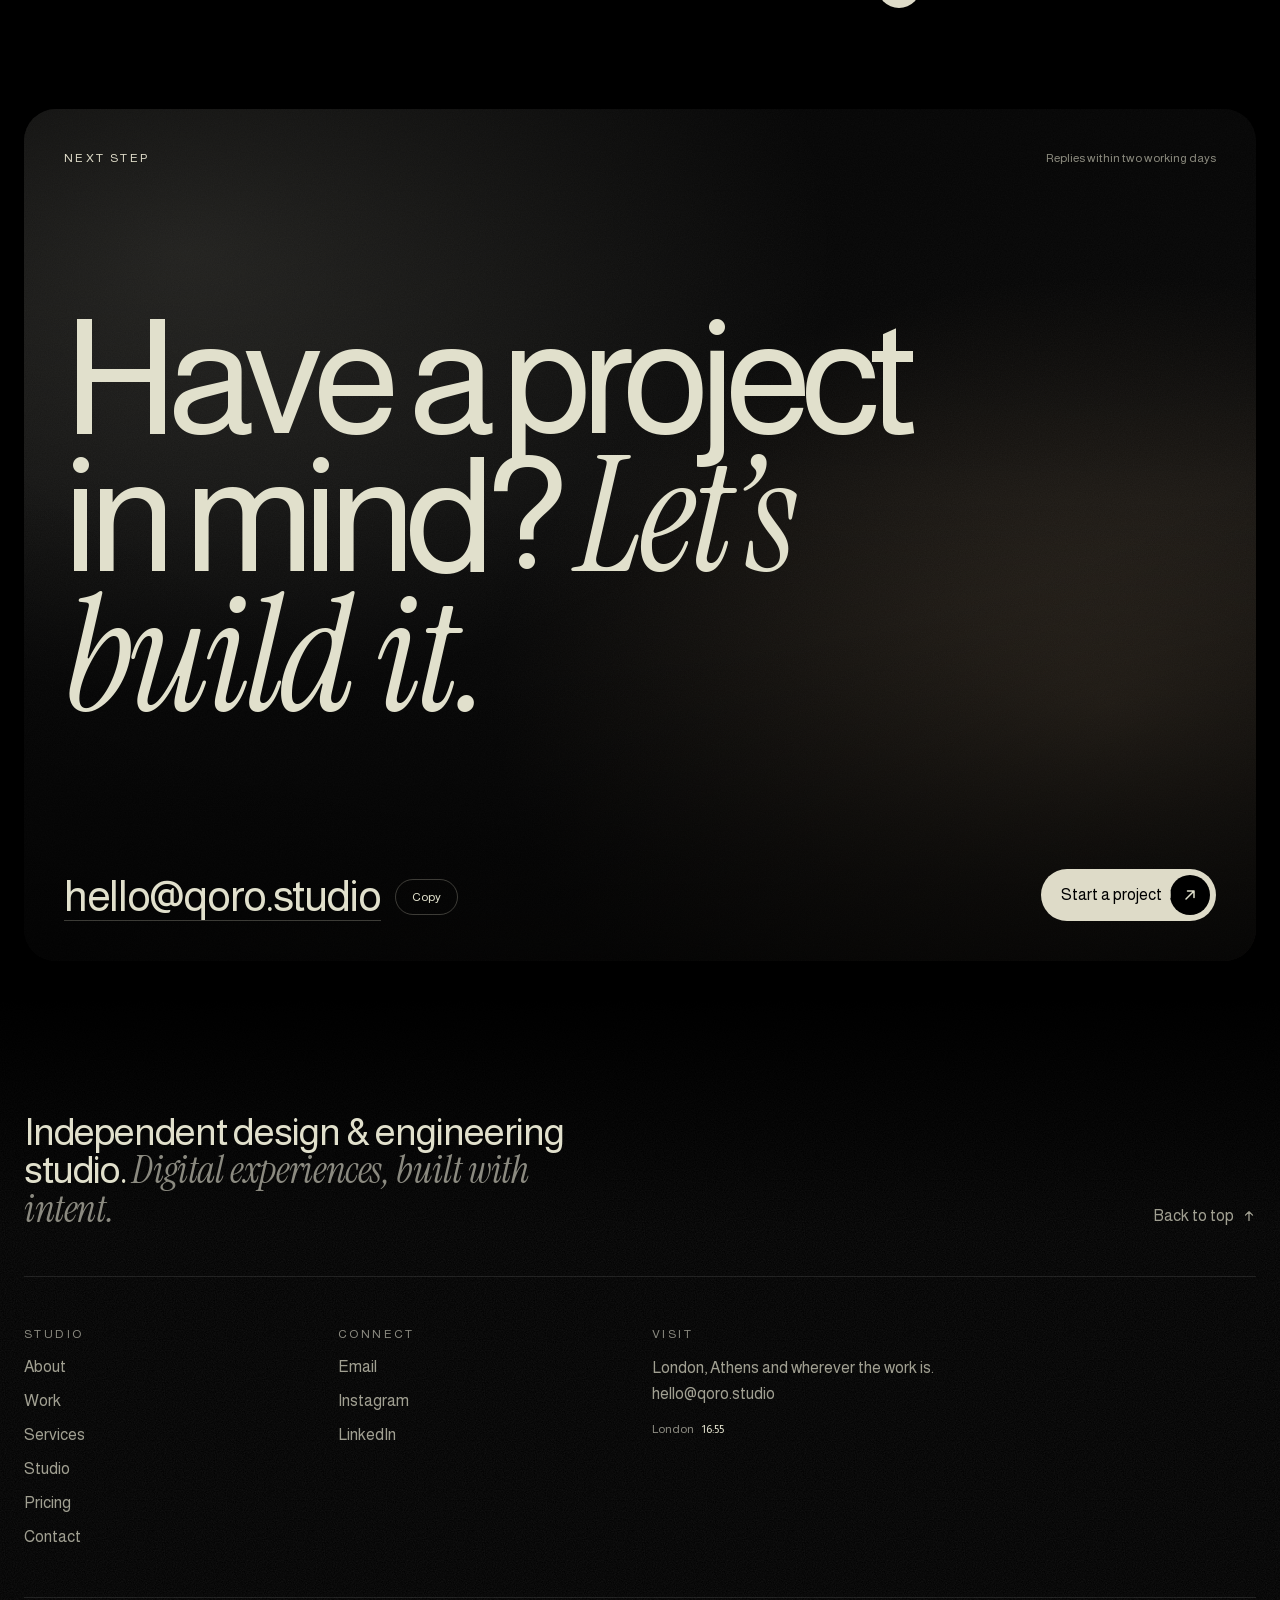
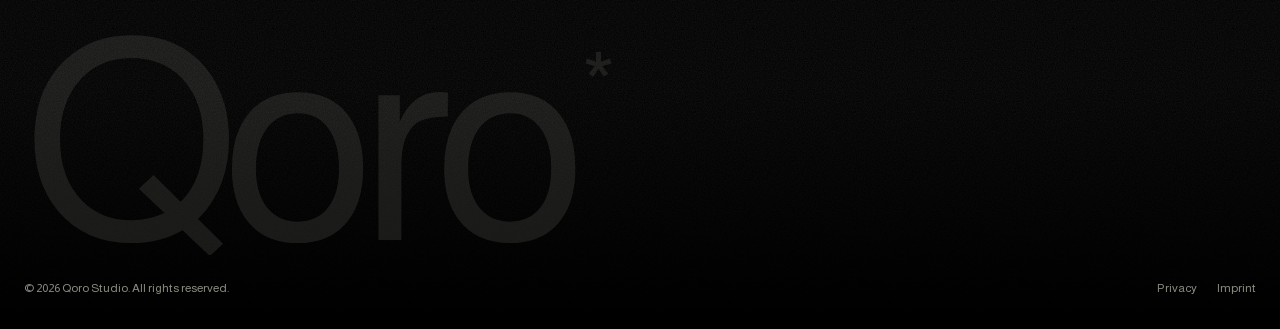
<file: work.html>
<!doctype html>
<html lang="en">
<head>
  <meta charset="utf-8">
  <meta name="viewport" content="width=device-width, initial-scale=1, viewport-fit=cover">
  <title>Work — Selected projects | Qoro</title>
  <meta name="description" content="Selected digital experiences, brands and websites designed and built by Qoro.">
  <meta name="theme-color" content="#000000">
  <meta property="og:title" content="Work — Qoro">
  <meta property="og:description" content="Digital experiences, built with intent.">
  <link rel="icon" href="data:image/svg+xml,%3Csvg xmlns='http://www.w3.org/2000/svg' viewBox='0 0 64 64'%3E%3Crect width='64' height='64' rx='16' fill='%23000'/%3E%3Ctext x='50%25' y='54%25' dominant-baseline='middle' text-anchor='middle' font-family='Helvetica,Arial' font-size='40' fill='%23e1e0cc'%3Eq%3C/text%3E%3C/svg%3E">

  <link rel="stylesheet" href="style.css">
  <link rel="stylesheet" href="work/archive.css">

  <!-- Flag JS early so reveal states never flash un-styled content -->
  <script>document.documentElement.classList.add('js');</script>
</head>
<body>
  <div class="curtain" aria-hidden="true" data-curtain><span class="curtain__label"><span data-curtain-label></span></span></div>
  <script>try{var t=sessionStorage.getItem('qoro:transition');if(t!==null){sessionStorage.removeItem('qoro:transition');document.documentElement.classList.add('is-arriving');document.querySelector('[data-curtain-label]').textContent=t;}}catch(e){}</script>
  <a class="skip-link" href="#main">Skip to content</a>

  <!-- ============ NAVIGATION ============ -->
  <header class="nav nav--brand" data-nav>
    <nav class="nav__tab" aria-label="Primary">
      <a class="nav__brand" href="index.html" aria-label="Qoro — home" data-transition="Qoro">Qoro<sup>*</sup></a>
      <ul class="nav__list">
        <li><a class="nav__link" href="about.html" data-transition="About">About</a></li>
        <li><a class="nav__link" href="work.html" aria-current="page">Work</a></li>
        <li><a class="nav__link" href="services.html" data-transition="Services">Services</a></li>
        <li><a class="nav__link" href="pricing.html" data-transition="Pricing">Pricing</a></li>
        <li><a class="nav__link" href="contact.html" data-transition="Contact">Contact</a></li>
      </ul>
      <button class="nav__toggle" type="button" aria-expanded="false" aria-controls="menu" data-menu-toggle>
        <span class="nav__toggle-label" data-menu-label>Menu</span>
        <span class="nav__toggle-icon" aria-hidden="true"><i></i><i></i></span>
      </button>
    </nav>
  </header>

  <!-- ============ MOBILE MENU ============ -->
  <div class="menu" id="menu" role="dialog" aria-modal="true" aria-label="Site menu" hidden data-menu>
    <div class="menu__frame">
      <div class="cinematic" aria-hidden="true"><div class="cinematic__blob"></div><div class="cinematic__vignette"></div></div>
      <div class="noise noise--overlay" aria-hidden="true"></div>
      <ol class="menu__list">
        <li><a href="about.html" data-menu-link data-transition="About"><span class="menu__num">01</span>About</a></li>
        <li><a href="work.html" data-menu-link data-transition="Work"><span class="menu__num">02</span>Work</a></li>
        <li><a href="services.html" data-menu-link data-transition="Services"><span class="menu__num">03</span>Services</a></li>
        <li><a href="pricing.html" data-menu-link data-transition="Pricing"><span class="menu__num">04</span>Pricing</a></li>
        <li><a href="contact.html" data-menu-link data-transition="Contact"><span class="menu__num">05</span><em>Contact</em></a></li>
      </ol>
      <div class="menu__foot">
        <a href="mailto:hello@qoro.studio">hello@qoro.studio</a>
        <div class="menu__social">
          <a href="#" aria-label="Qoro on Instagram">Instagram</a>
          <a href="#" aria-label="Qoro on LinkedIn">LinkedIn</a>
        </div>
      </div>
    </div>
  </div>

  <!-- Contextual cursor (fine pointers only) -->
  <div class="cursor" aria-hidden="true" data-cursor><span class="cursor__ball"><span data-cursor-label>View</span></span></div>

  <main id="main">

    <!-- ============ WORK HERO (reuses the homepage hero system) ============ -->
    <section class="hero wk-hero" id="top" aria-label="Work">
      <div class="hero__frame" data-hero-frame>
        <div class="cinematic" aria-hidden="true">
          <div class="cinematic__blob"></div>
          <div class="cinematic__light" data-hero-light></div>
          <div class="cinematic__vignette"></div>
        </div>
        <div class="noise noise--overlay" aria-hidden="true"></div>
        <div class="hero__shade" aria-hidden="true"></div>

        <p class="hero__meta hero__meta--left" data-reveal data-delay="0.9">Selected projects</p>
        <p class="hero__meta hero__meta--right" data-reveal data-delay="1">2024 — 2026</p>

        <div class="hero__content">
          <h1 class="hero__title" aria-label="Work">
            <span class="hero__word" aria-hidden="true" data-split-letters>Work</span><sup class="hero__star wk-hero__count" aria-hidden="true" data-archive-count>(05)</sup>
          </h1>
          <div class="hero__aside">
            <p class="hero__lead" data-reveal data-delay="0.5" data-rise-only>
              Selected digital experiences, brands and websites, <em>designed and built by Qoro.</em>
            </p>
            <ol class="wk-index" aria-label="Project index" data-reveal data-delay="0.7" data-archive-index></ol>
          </div>
        </div>
      </div>
    </section>

    <!-- ============ ARCHIVE (rendered from work/data.js by work/archive.js) ============ -->
    <section class="wk-archive" aria-label="Projects">
      <div class="container">
        <ol class="wk-list" data-archive-root>
          <noscript><li><a class="link" href="work/halden.html">Halden</a> · <a class="link" href="work/solace.html">Solace</a> · <a class="link" href="work/ferro.html">Ferro</a> · <a class="link" href="work/mono.html">Mono</a> · <a class="link" href="work/shift.html">Shift</a></li></noscript>
        </ol>
      </div>
    </section>

    <!-- ============ CTA (reuses the homepage contact frame) ============ -->
    <section class="cta" id="start" aria-labelledby="cta-title">
      <div class="cta__frame">
        <div class="cinematic" aria-hidden="true"><div class="cinematic__blob"></div><div class="cinematic__vignette"></div></div>
        <div class="noise noise--overlay" aria-hidden="true"></div>
        <div class="hero__shade" aria-hidden="true"></div>

        <div class="cta__top">
          <span class="eyebrow" data-reveal>Next step</span>
          <p class="cta__reply" data-reveal data-delay="0.1">Replies within two working days</p>
        </div>

        <h2 class="cta__title" id="cta-title" data-split data-stagger="0.1">Have a project in mind? <em>Let’s build it.</em></h2>

        <div class="cta__bottom">
          <div class="cta__email" data-reveal data-delay="0.3">
            <a class="cta__email-link" href="mailto:hello@qoro.studio">hello@qoro.studio</a>
            <button class="cta__copy" type="button" data-copy="hello@qoro.studio">
              <span data-copy-label>Copy</span>
            </button>
            <span class="sr-only" aria-live="polite" data-copy-status></span>
          </div>
          <div data-reveal data-delay="0.4">
            <a class="pill magnetic" href="contact.html" data-transition="Contact">
              <span class="pill__label">Start a project</span>
              <span class="pill__icon" aria-hidden="true"><svg viewBox="0 0 16 16"><path d="M4 12 12 4M5.5 4H12v6.5"/></svg><svg viewBox="0 0 16 16"><path d="M4 12 12 4M5.5 4H12v6.5"/></svg></span>
            </a>
          </div>
        </div>
      </div>
    </section>
  </main>

  <!-- ============ FOOTER ============ -->
  <footer class="footer">
    <div class="noise noise--bg" aria-hidden="true"></div>
    <div class="container">
      <div class="footer__lead">
        <p class="footer__statement" data-reveal>Independent design &amp; engineering studio. <em>Digital experiences, built with intent.</em></p>
        <a class="footer__top" href="#top">Back to top
          <svg viewBox="0 0 16 16" aria-hidden="true"><path d="M8 13V3M4 7l4-4 4 4"/></svg>
        </a>
      </div>

      <nav class="footer__nav" aria-label="Footer">
        <div class="footer__col">
          <h3 class="footer__heading">Studio</h3>
          <ul>
            <li><a class="link" href="about.html" data-transition="About">About</a></li>
            <li><a class="link" href="work.html" data-transition="Work">Work</a></li>
            <li><a class="link" href="services.html" data-transition="Services">Services</a></li>
            <li><a class="link" href="index.html#studio" data-transition="Studio">Studio</a></li>
            <li><a class="link" href="pricing.html" data-transition="Pricing">Pricing</a></li>
            <li><a class="link" href="contact.html" data-transition="Contact">Contact</a></li>
          </ul>
        </div>
        <div class="footer__col">
          <h3 class="footer__heading">Connect</h3>
          <ul>
            <li><a class="link" href="mailto:hello@qoro.studio">Email</a></li>
            <li><a class="link" href="#" aria-label="Qoro on Instagram">Instagram</a></li>
            <li><a class="link" href="#" aria-label="Qoro on LinkedIn">LinkedIn</a></li>
          </ul>
        </div>
        <div class="footer__col footer__col--wide">
          <h3 class="footer__heading">Visit</h3>
          <p>London, Athens and wherever the work is.<br>
            <a class="link" href="mailto:hello@qoro.studio">hello@qoro.studio</a></p>
          <p class="footer__clock">London <time data-clock>--:--</time></p>
        </div>
      </nav>

      <div class="footer__mark" aria-hidden="true" data-footer-mark>
        <span>Q</span><span>o</span><span>r</span><span>o</span><sup>*</sup>
      </div>

      <div class="footer__base">
        <p>© <span data-year>2026</span> Qoro Studio. All rights reserved.</p>
        <div class="footer__legal">
          <a class="link" href="#">Privacy</a>
          <a class="link" href="#">Imprint</a>
        </div>
      </div>
    </div>
  </footer>

  <script src="work/data.js" defer></script>
  <script src="work/archive.js" defer></script>
  <script src="script.js" defer></script>
</body>
</html>
</file>
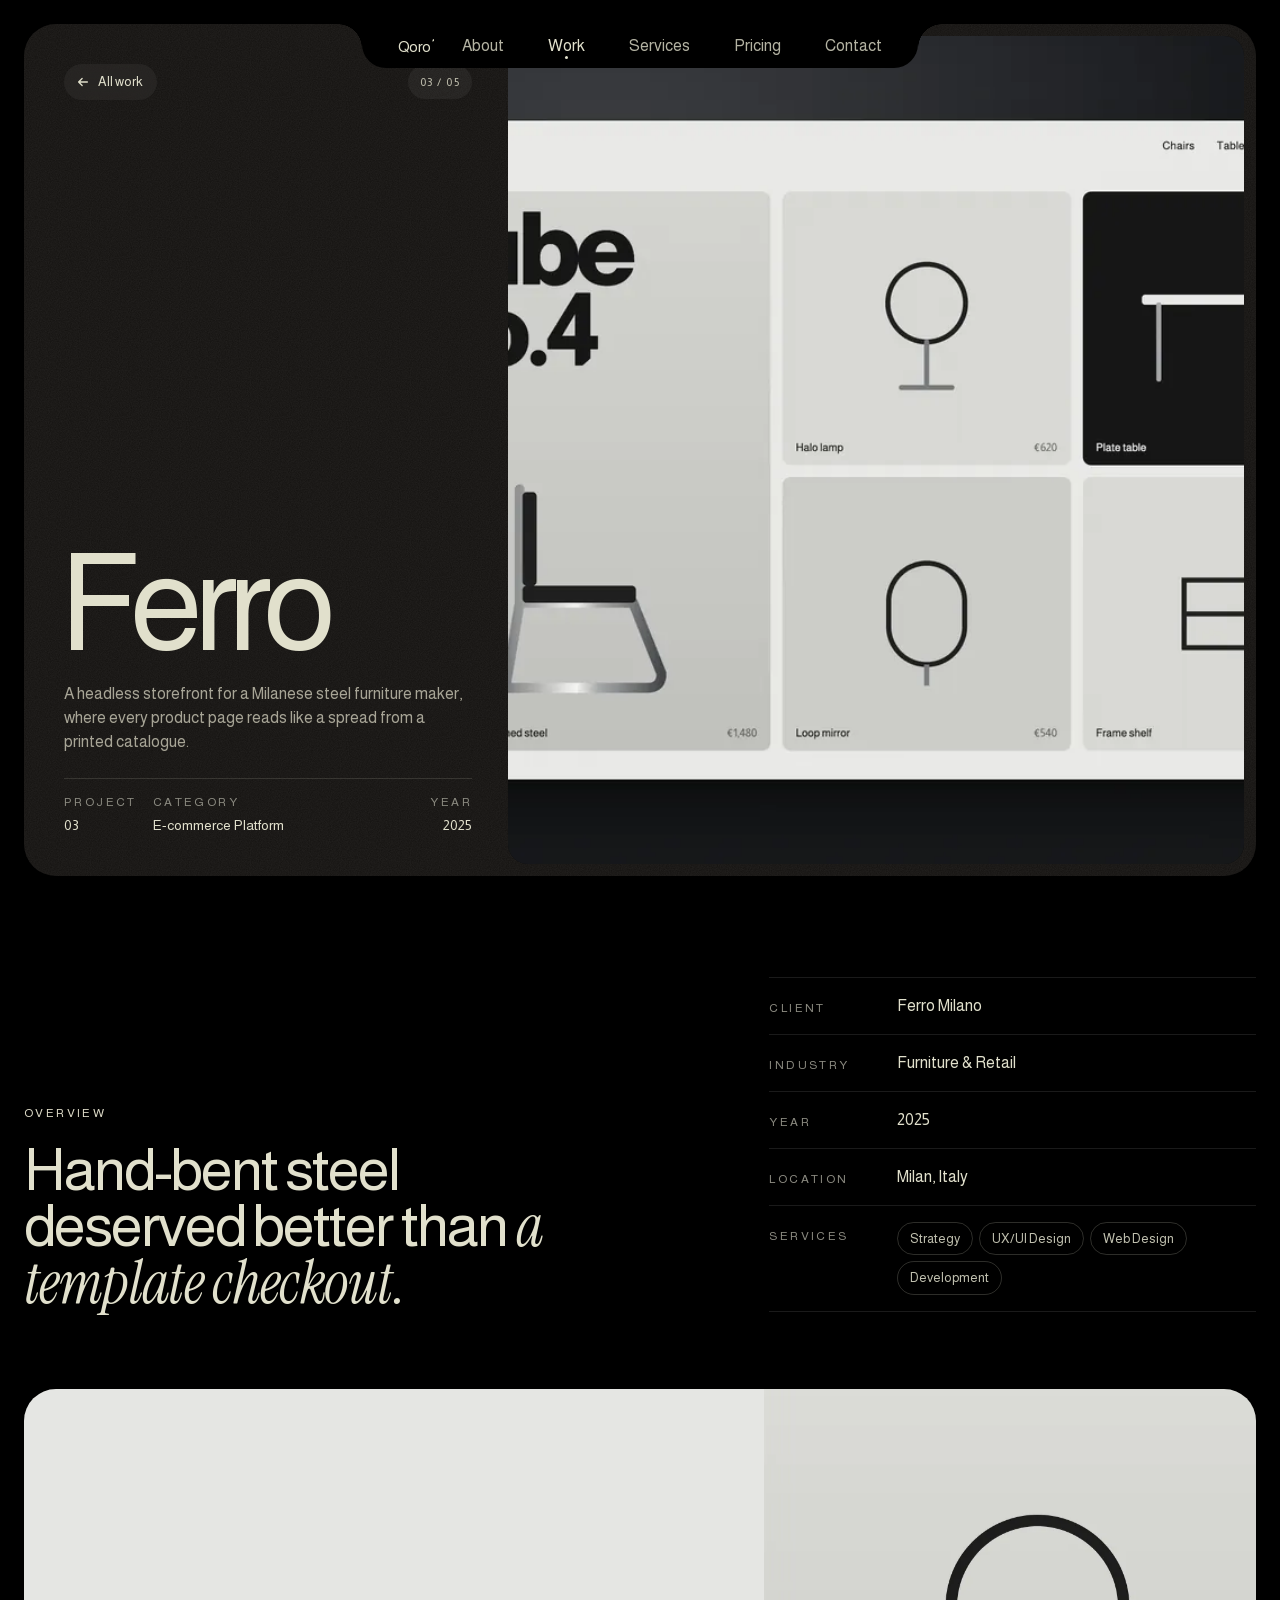
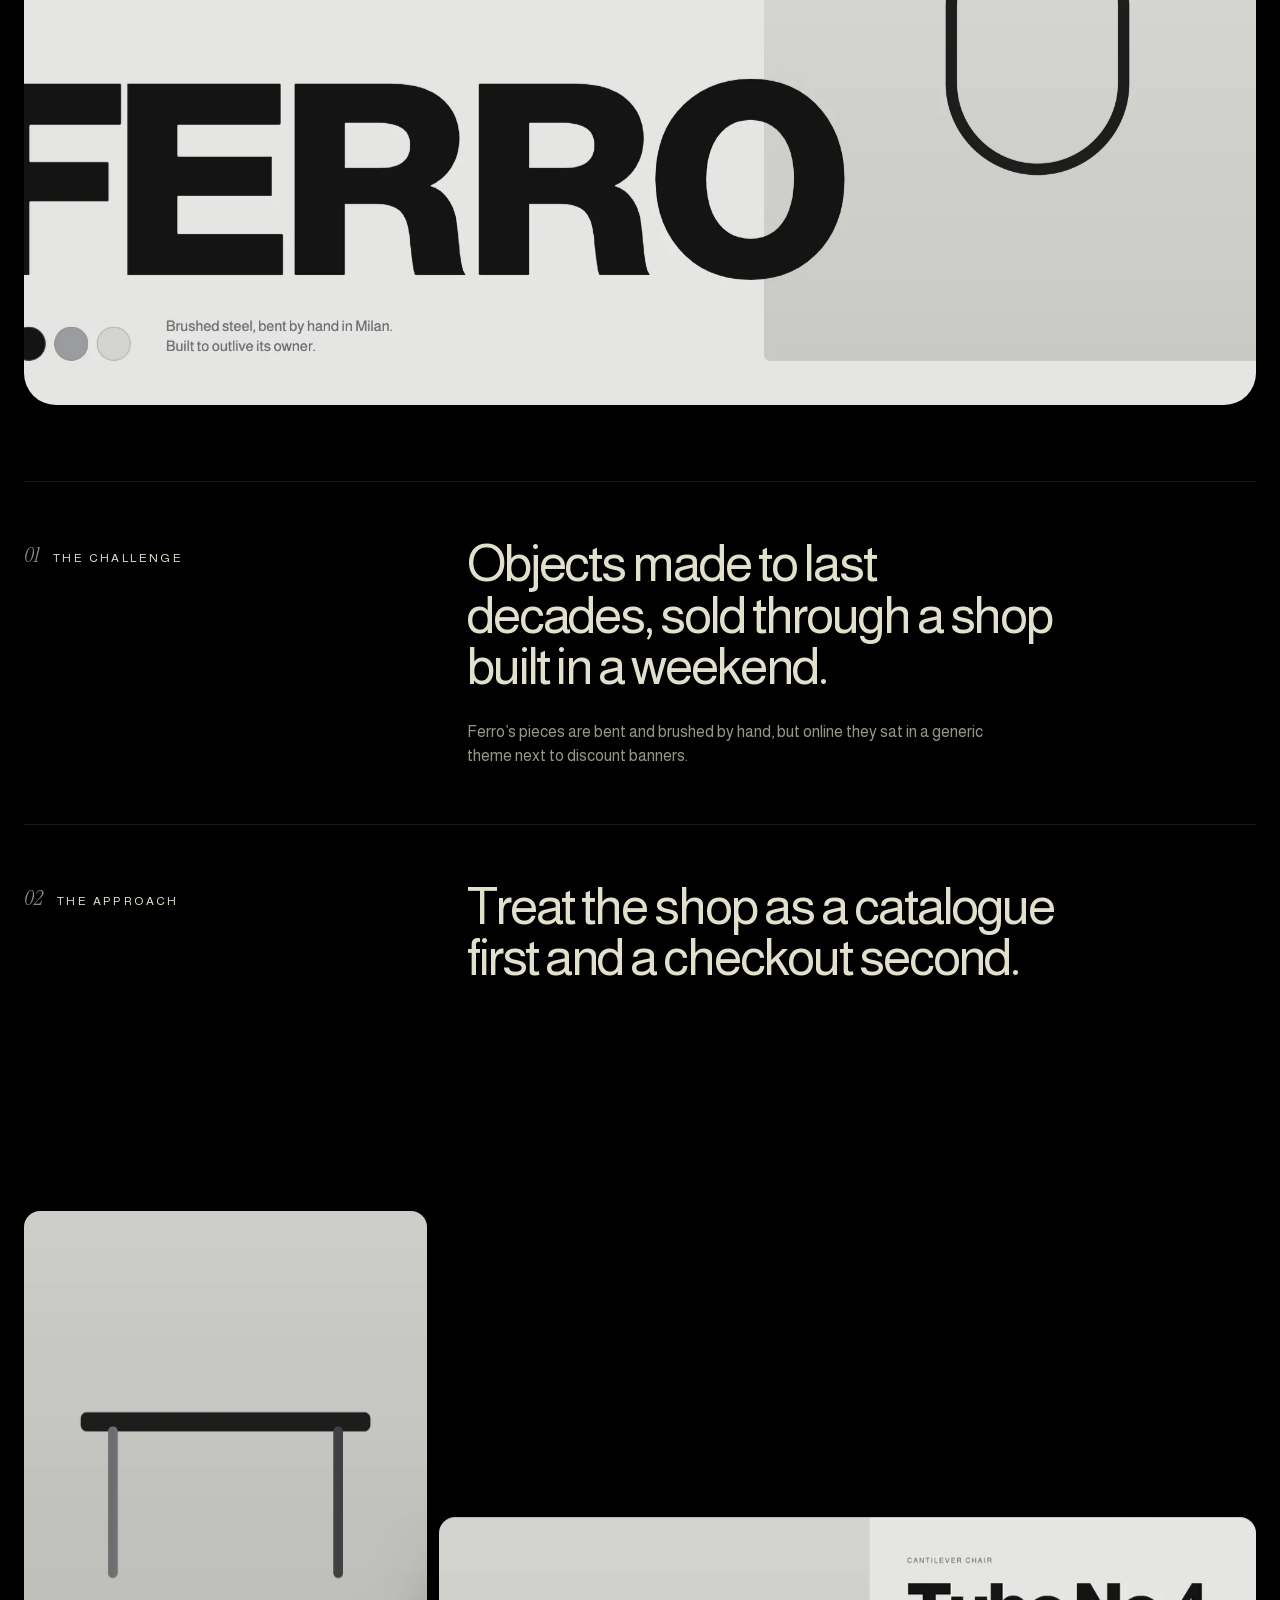
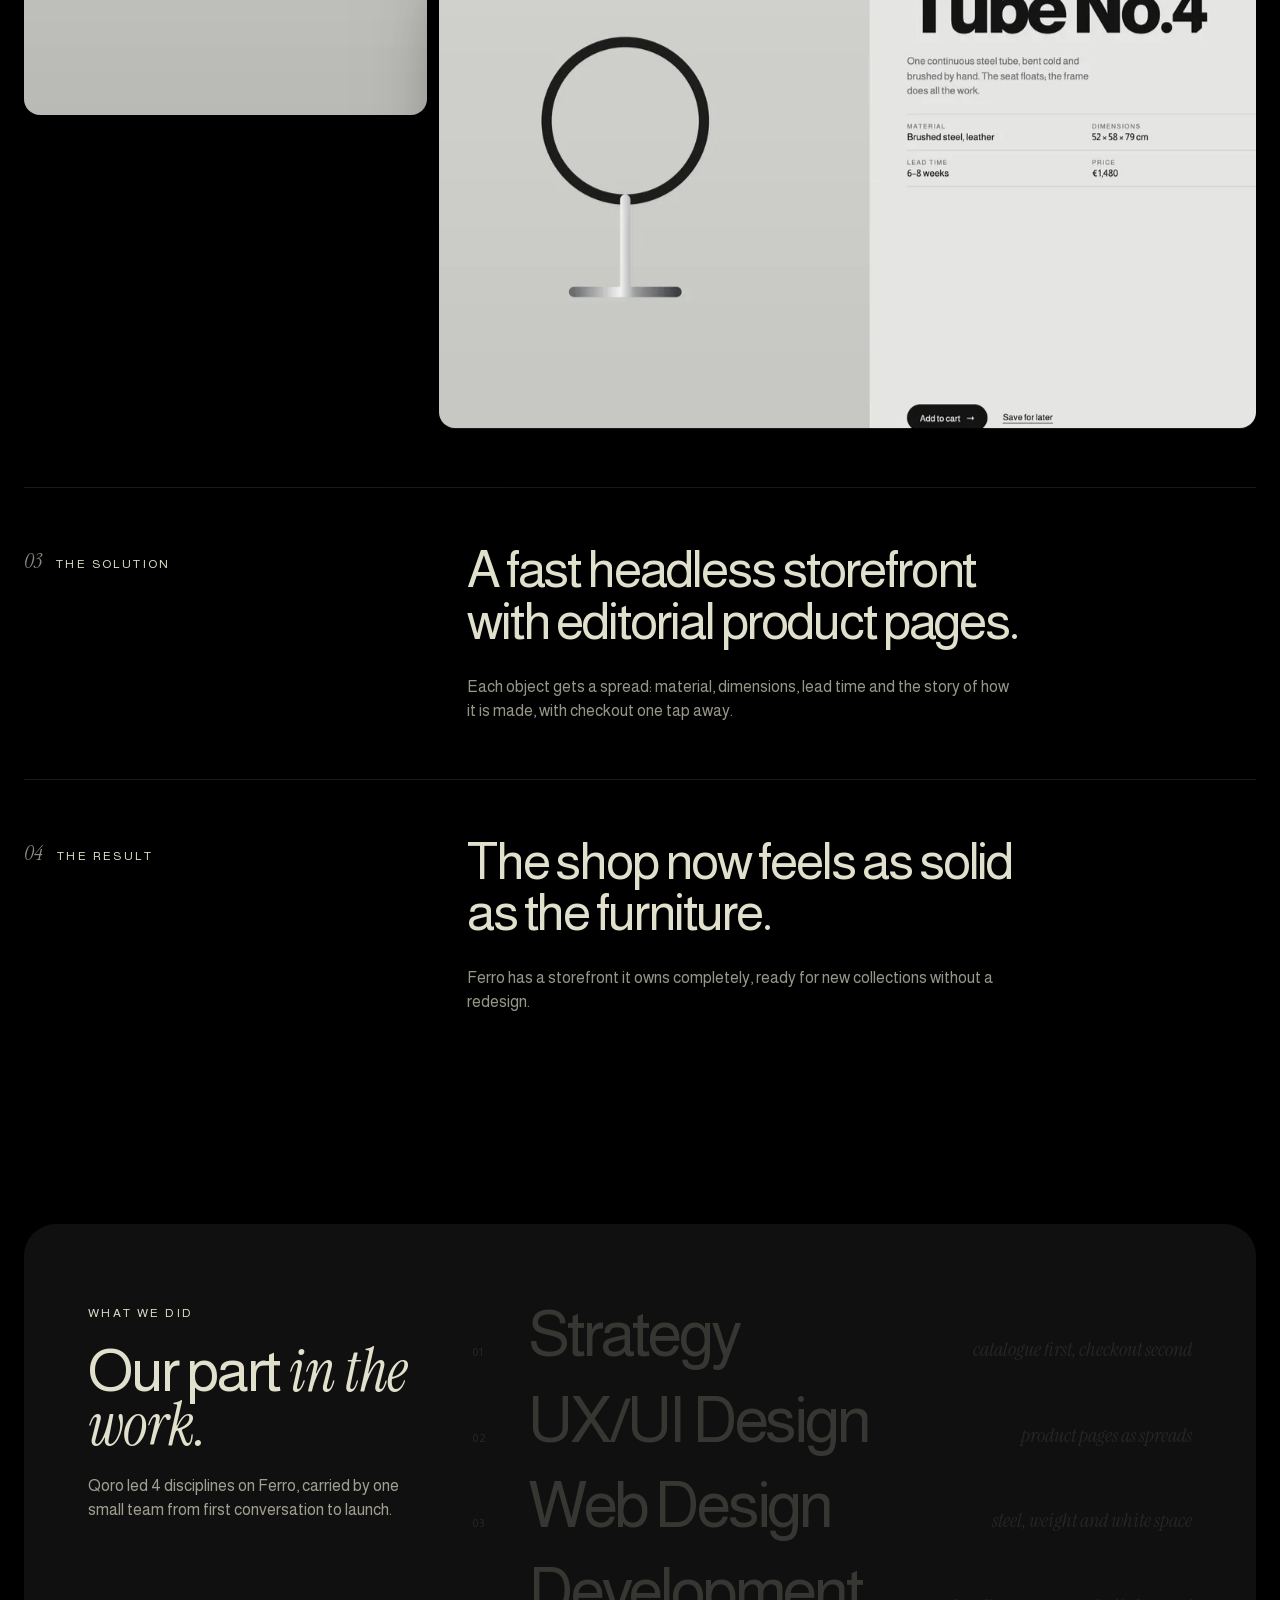
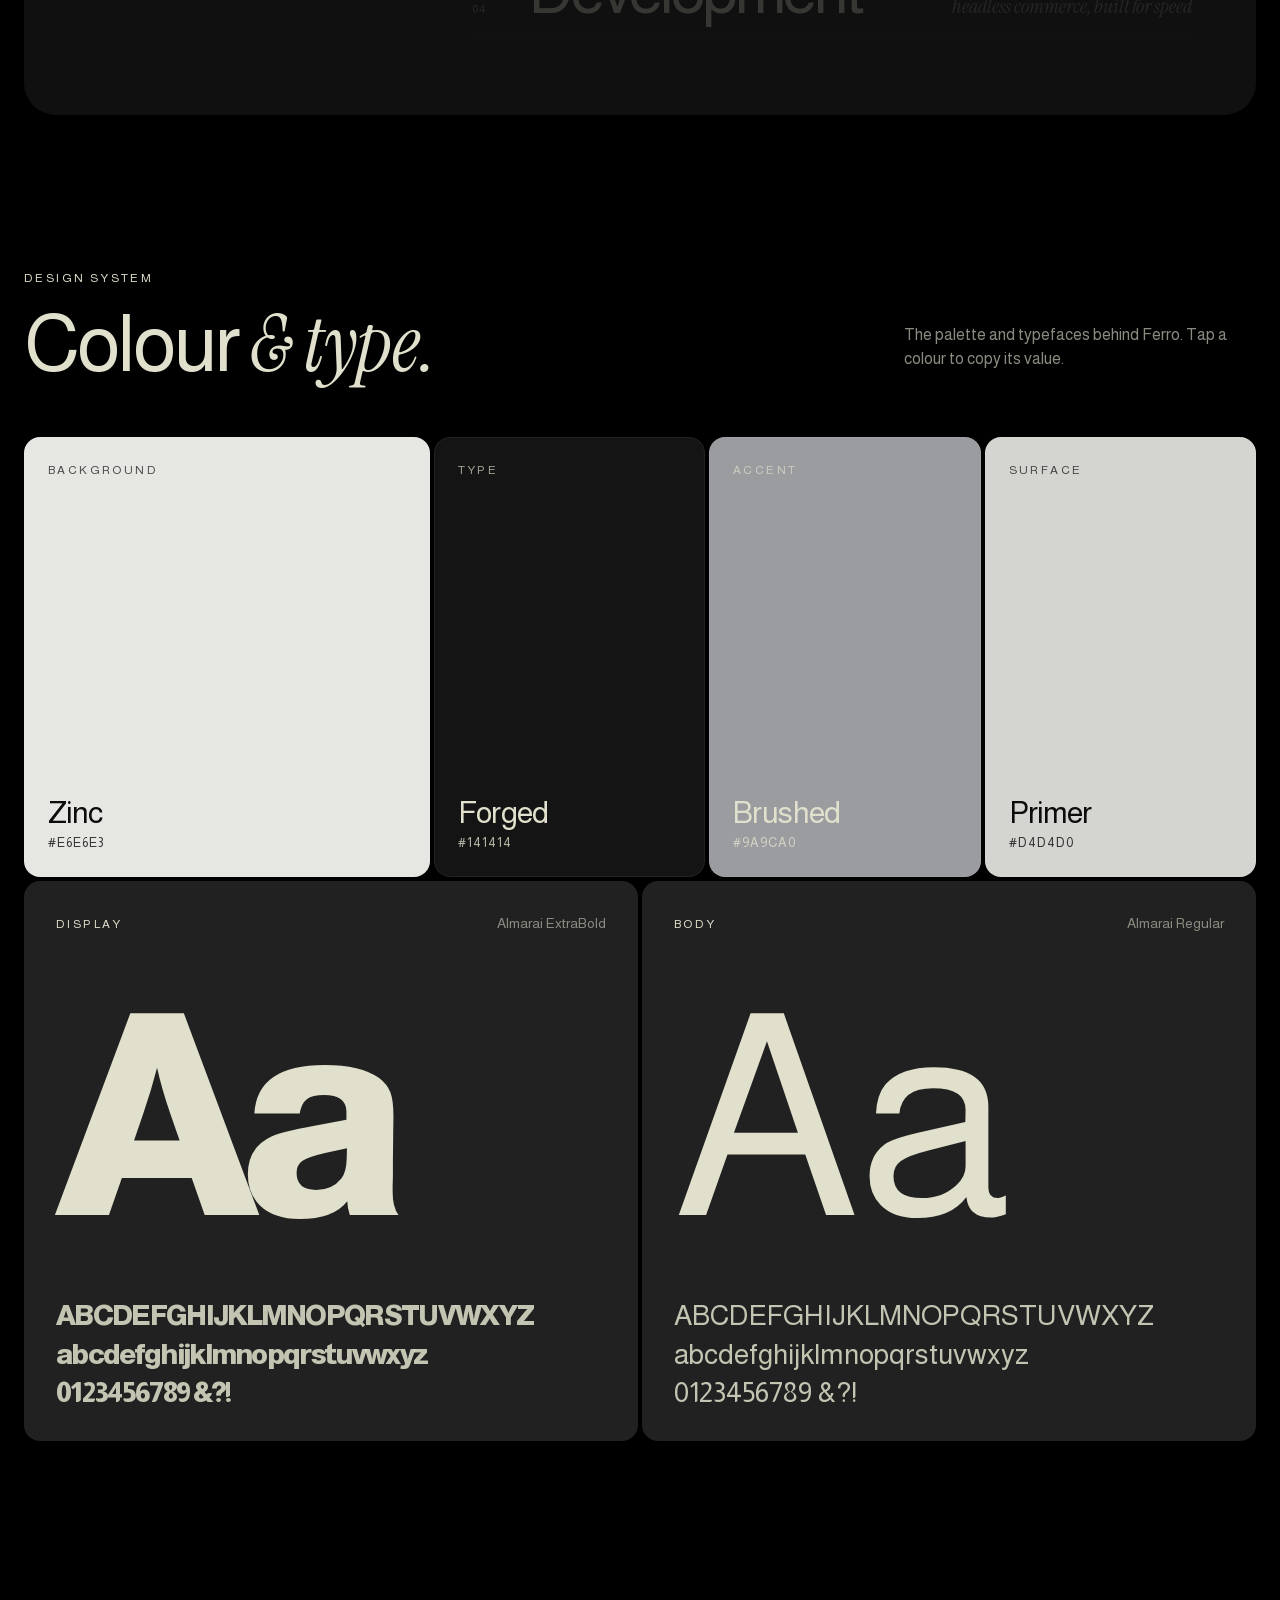
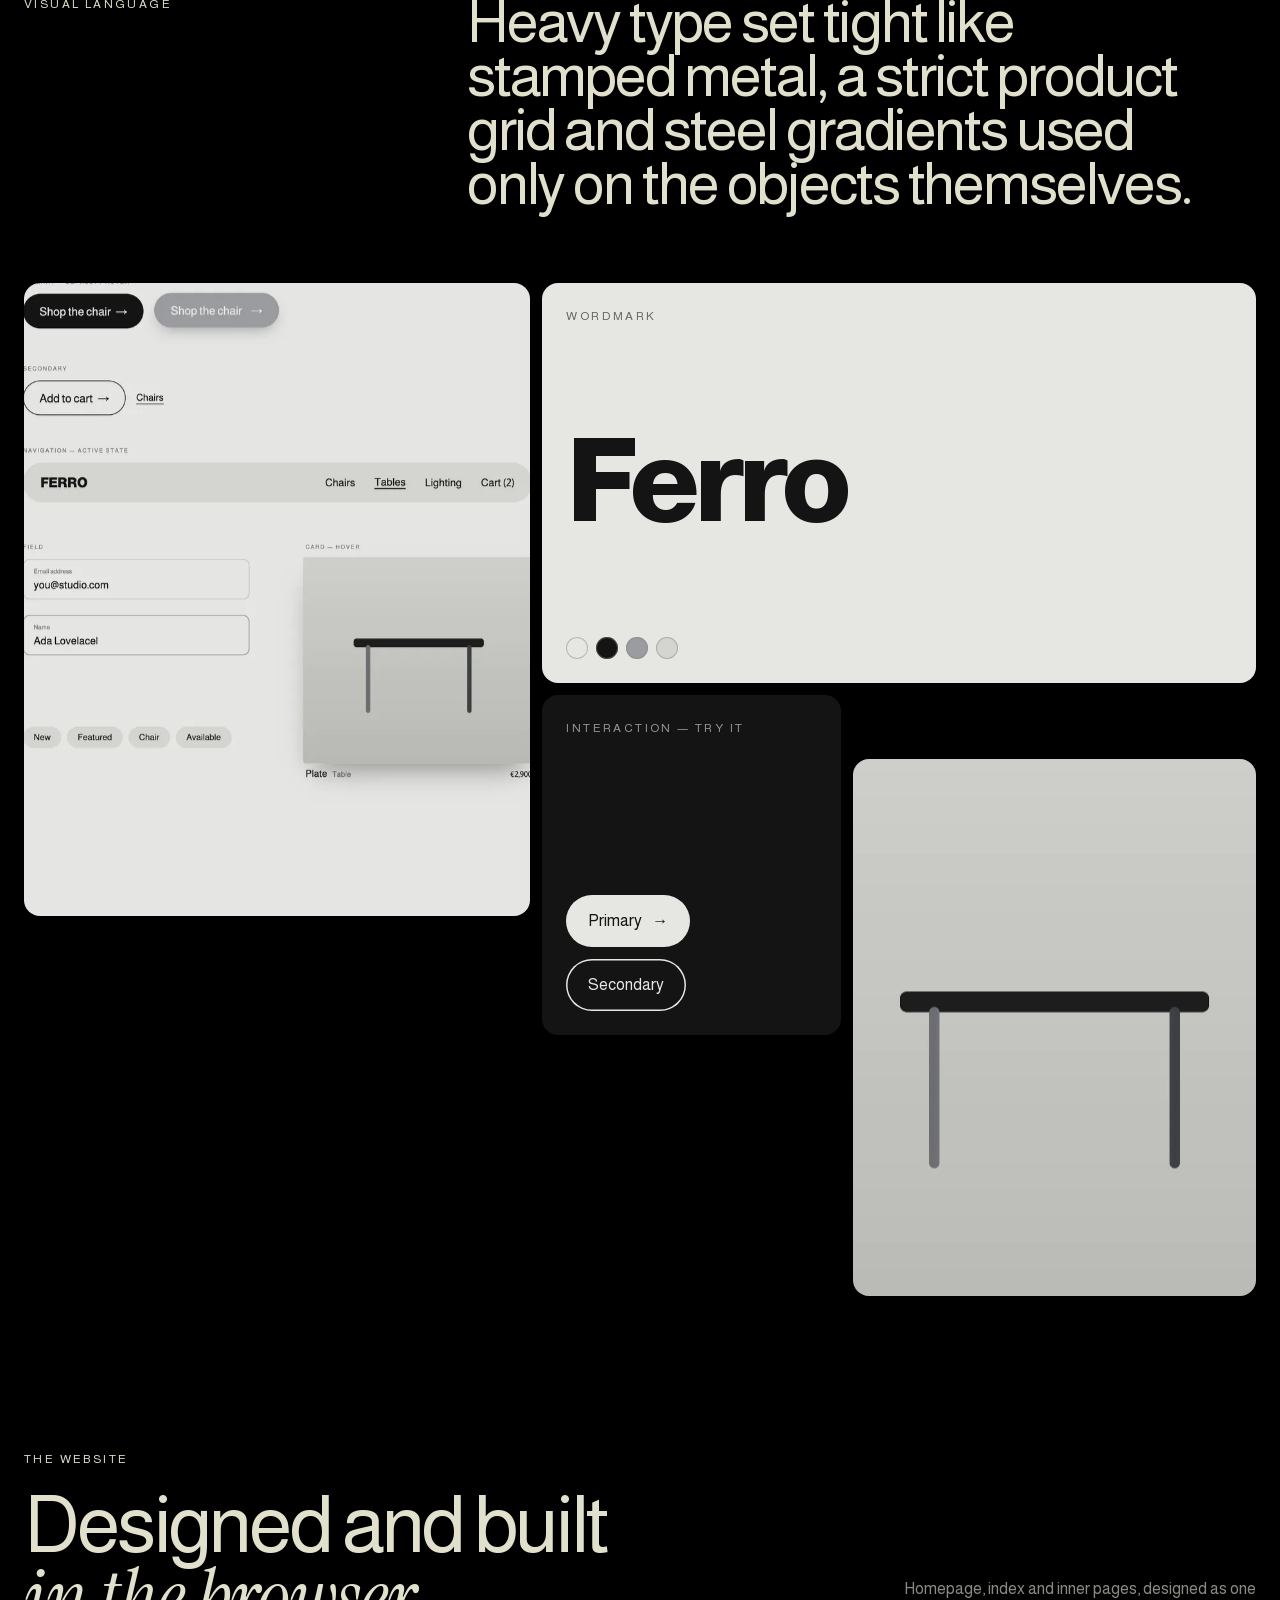
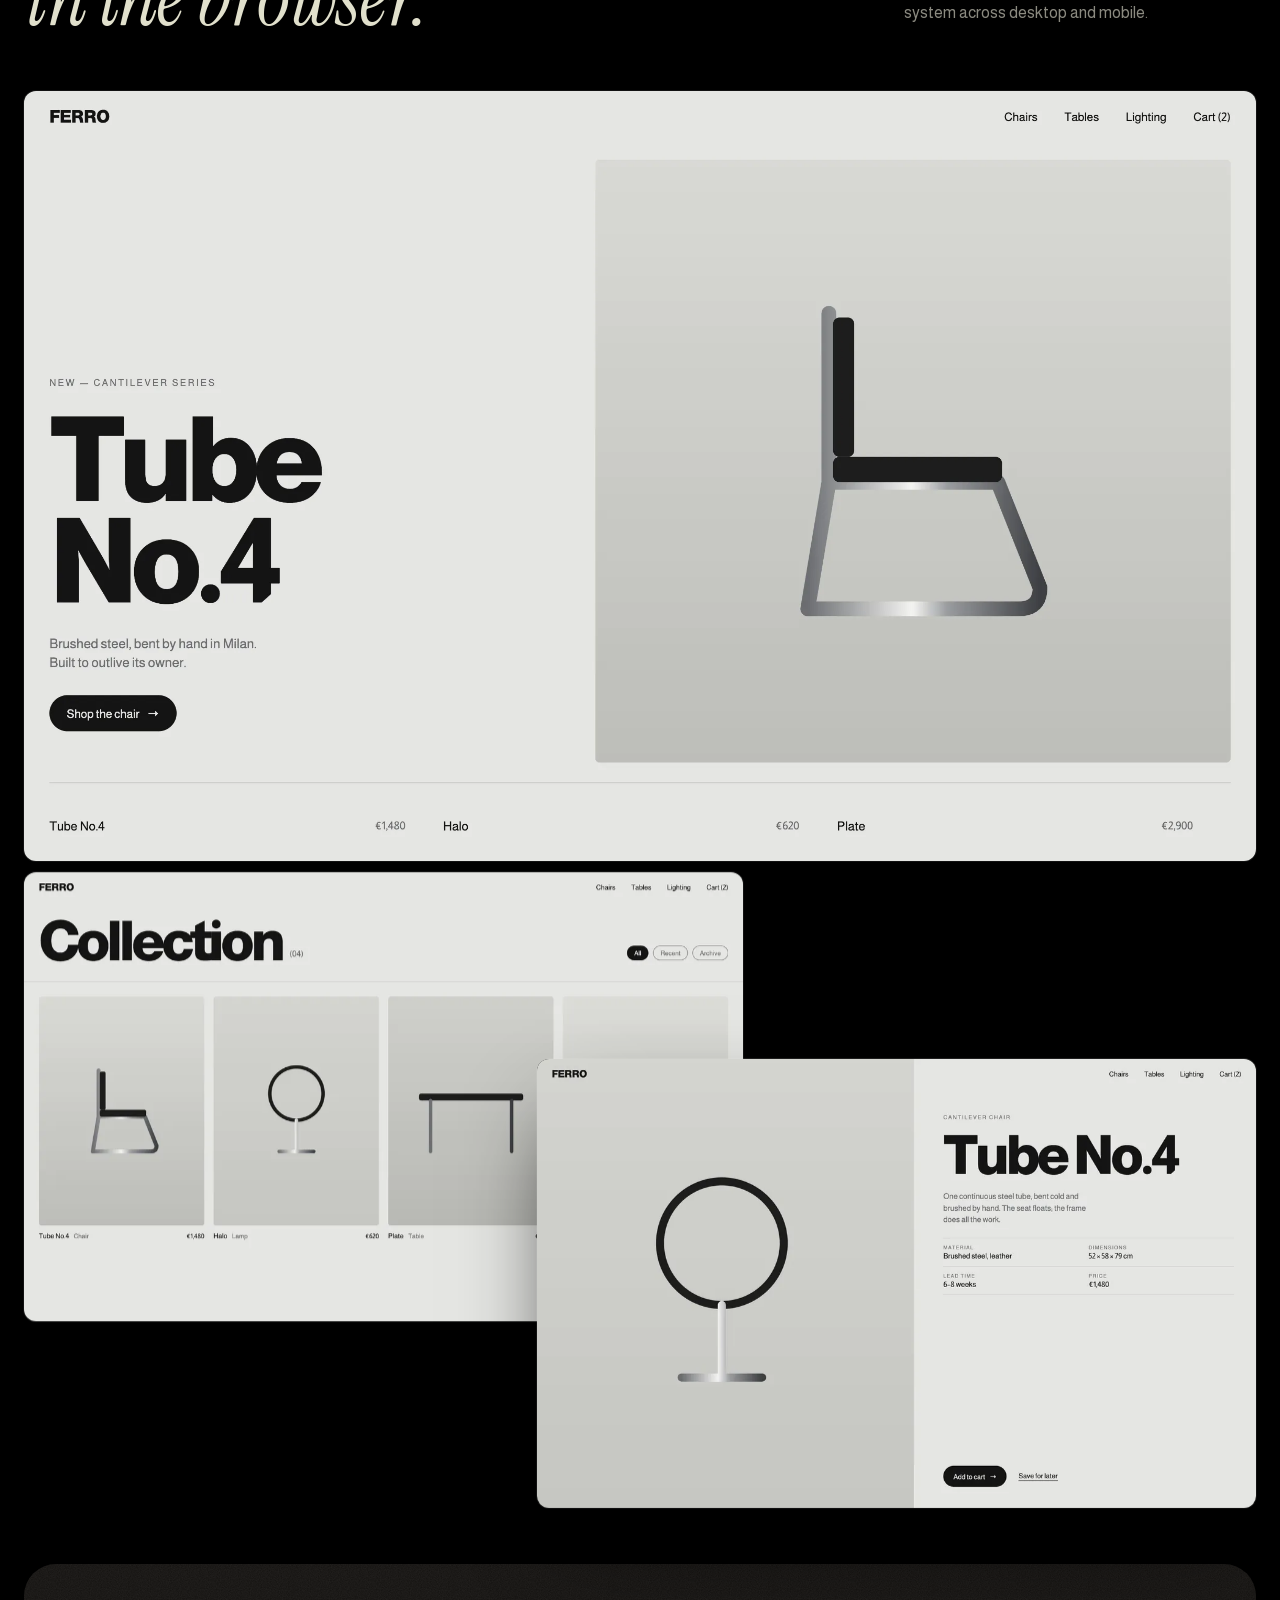
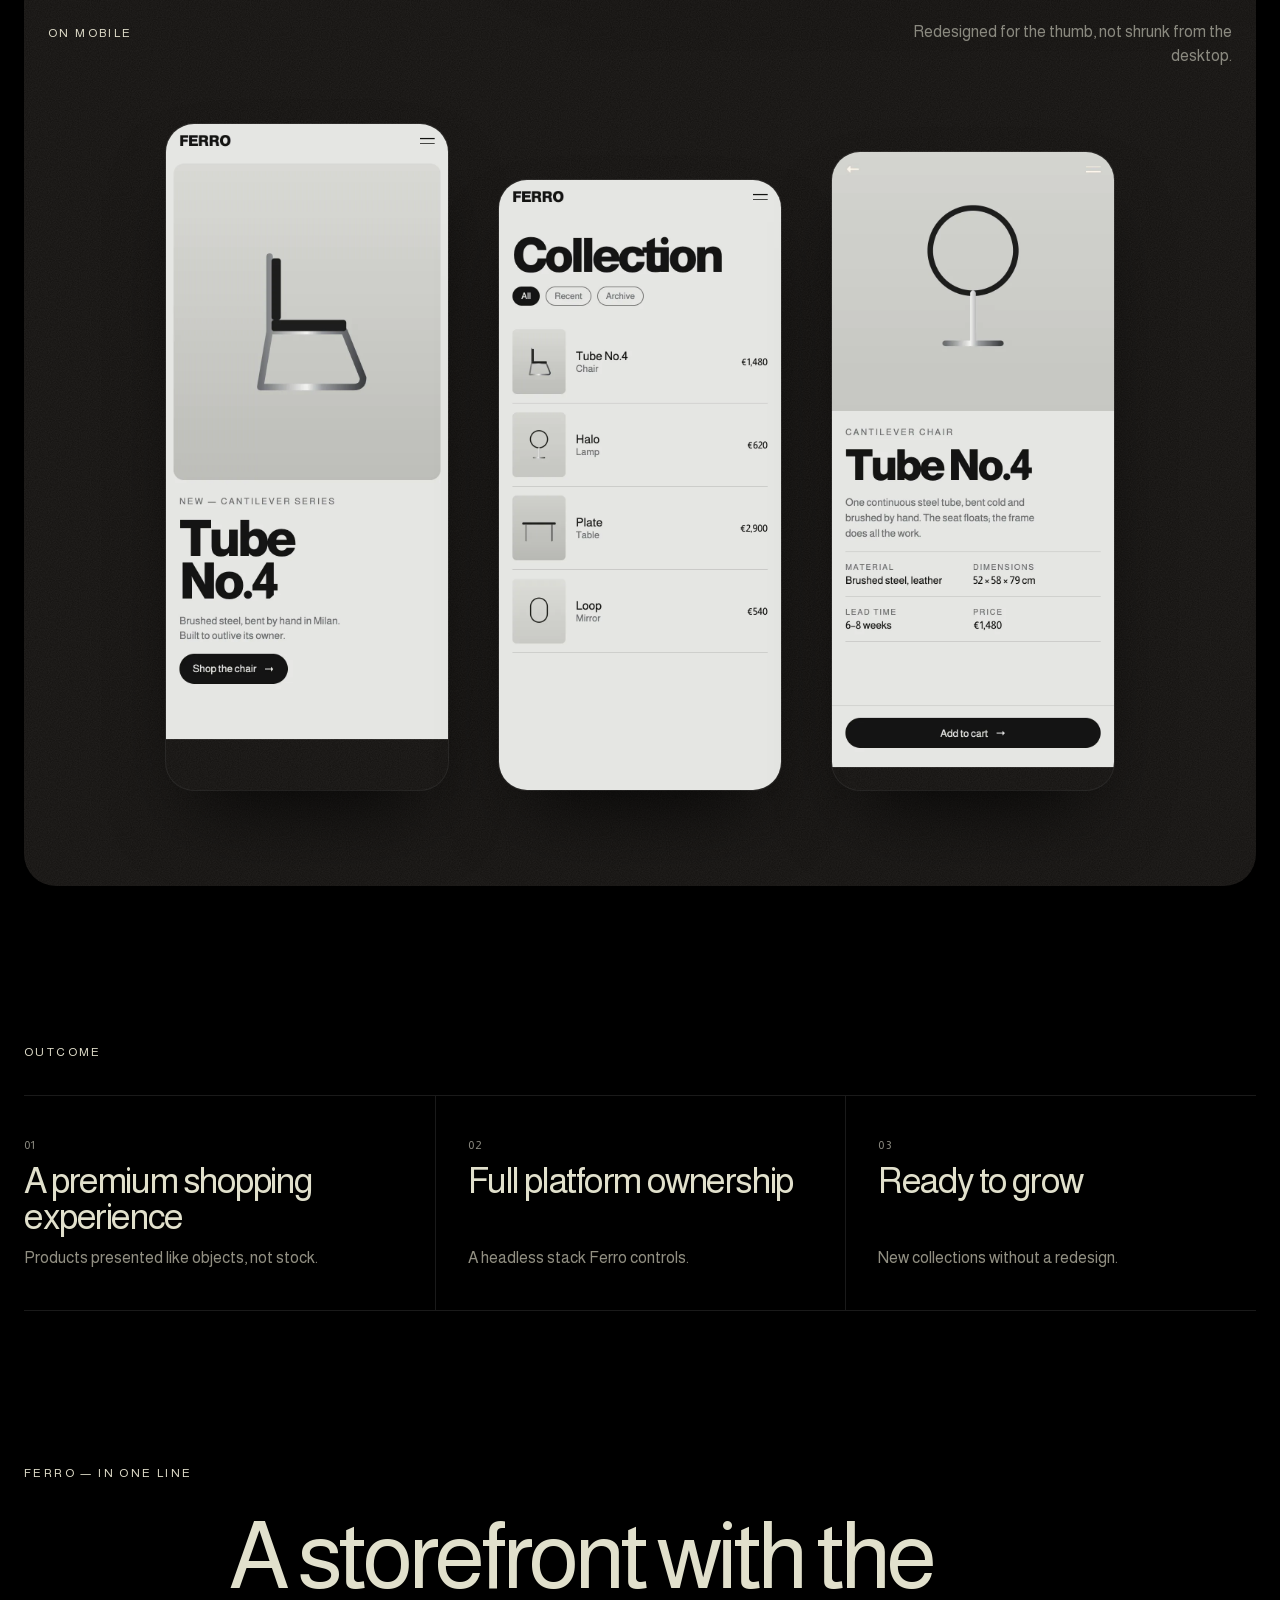
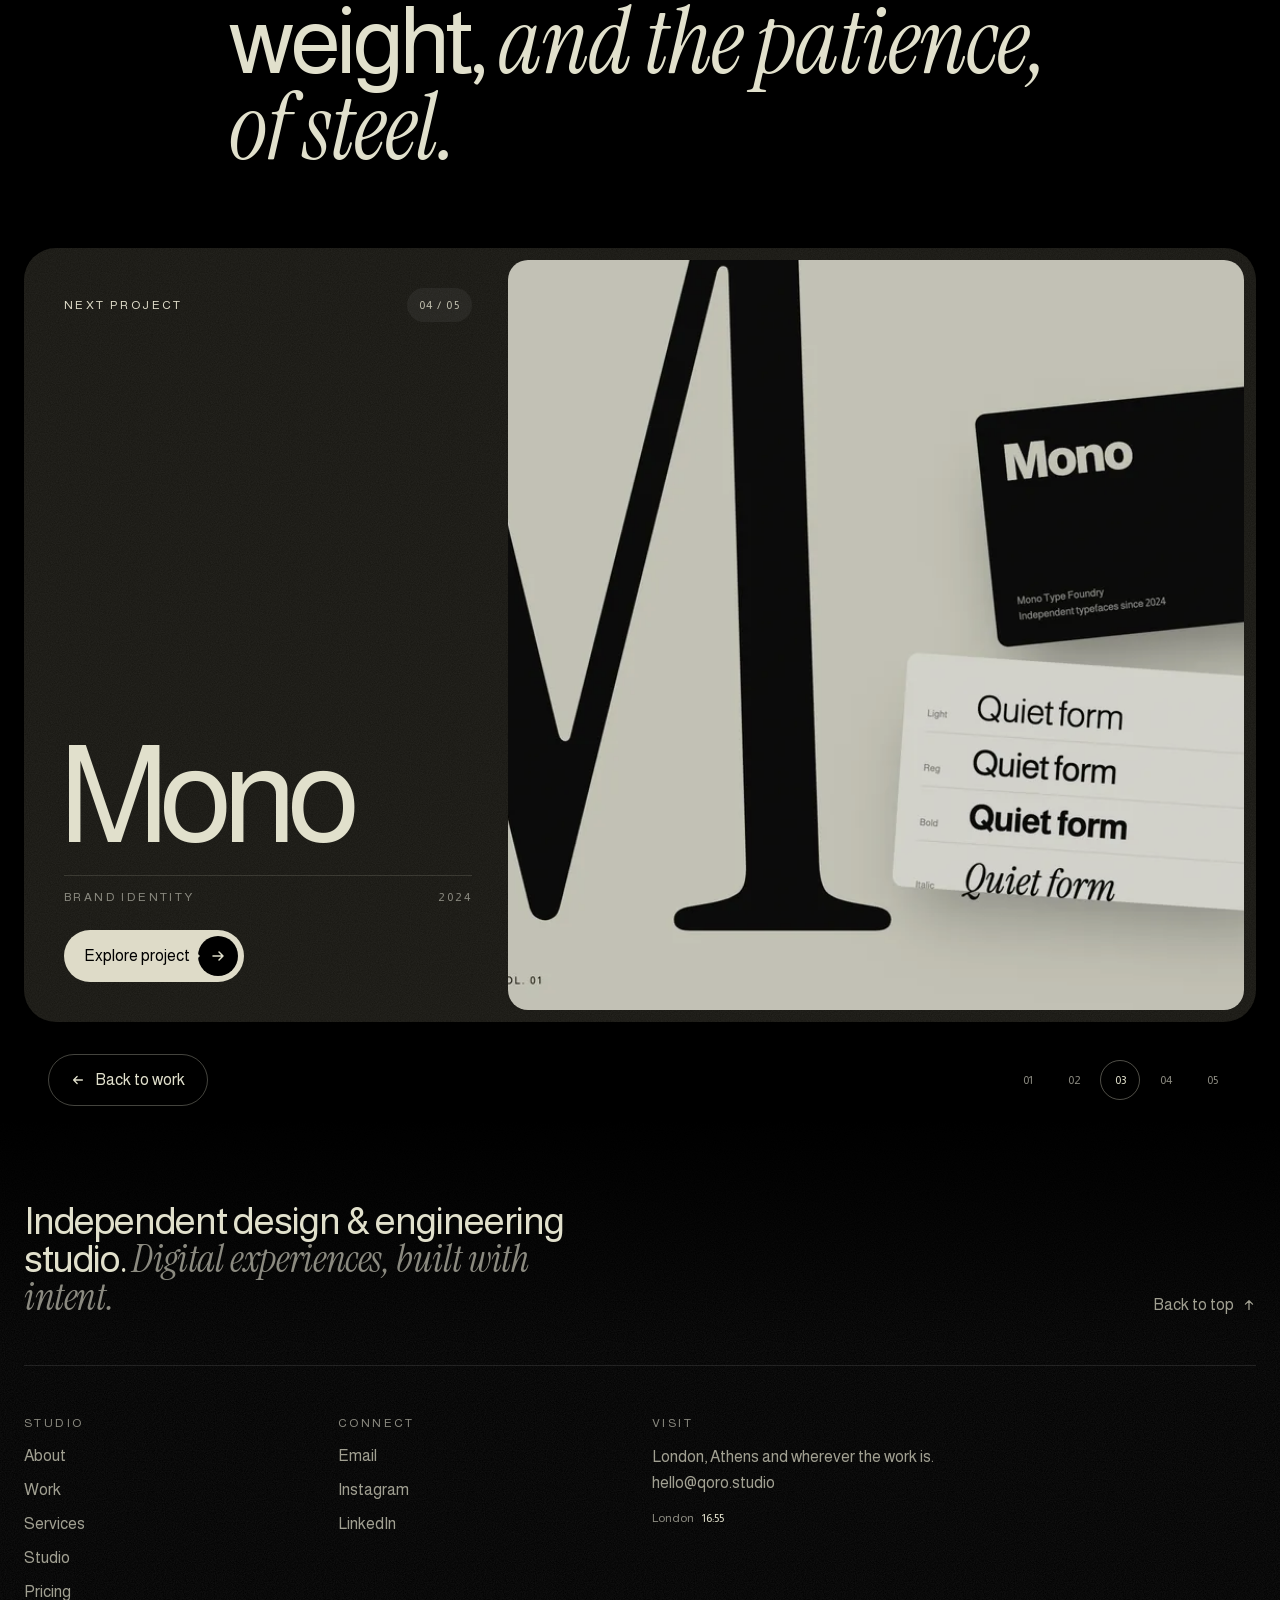
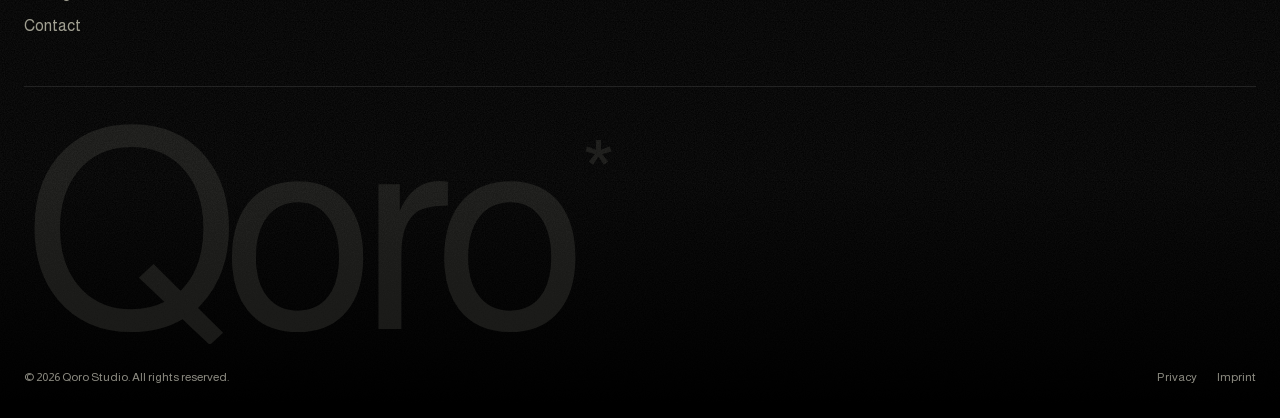
<file: work/ferro.html>
<!doctype html>
<html lang="en">
<head>
  <meta charset="utf-8">
  <meta name="viewport" content="width=device-width, initial-scale=1, viewport-fit=cover">
  <title>Ferro — Case study | Qoro</title>
  <meta name="description" content="Ferro — a case study by Qoro, an independent design &amp; engineering studio.">
  <meta name="theme-color" content="#000000">
  <link rel="icon" href="data:image/svg+xml,%3Csvg xmlns='http://www.w3.org/2000/svg' viewBox='0 0 64 64'%3E%3Crect width='64' height='64' rx='16' fill='%23000'/%3E%3Ctext x='50%25' y='54%25' dominant-baseline='middle' text-anchor='middle' font-family='Helvetica,Arial' font-size='40' fill='%23e1e0cc'%3Eq%3C/text%3E%3C/svg%3E">
  <link rel="stylesheet" href="../style.css">
  <link rel="stylesheet" href="project.css">
  <script>document.documentElement.classList.add('js');</script>
</head>
<body data-case="ferro">
  <div class="curtain" aria-hidden="true" data-curtain><span class="curtain__label"><span data-curtain-label></span></span></div>
  <script>try{var t=sessionStorage.getItem('qoro:transition');if(t!==null){sessionStorage.removeItem('qoro:transition');document.documentElement.classList.add('is-arriving');document.querySelector('[data-curtain-label]').textContent=t;}}catch(e){}</script>
  <a class="skip-link" href="#main">Skip to content</a>

  <!-- Rendered from work/data.js by work/project.js -->
  <div data-case-root>
    <noscript><p style="padding:40px;color:#e1e0cc">This case study needs JavaScript. <a href="../index.html#work" style="text-decoration:underline">Back to work</a></p></noscript>
  </div>

  <script src="data.js" defer></script>
  <script src="project.js" defer></script>
  <script src="../script.js" defer></script>
</body>
</html>
</file>
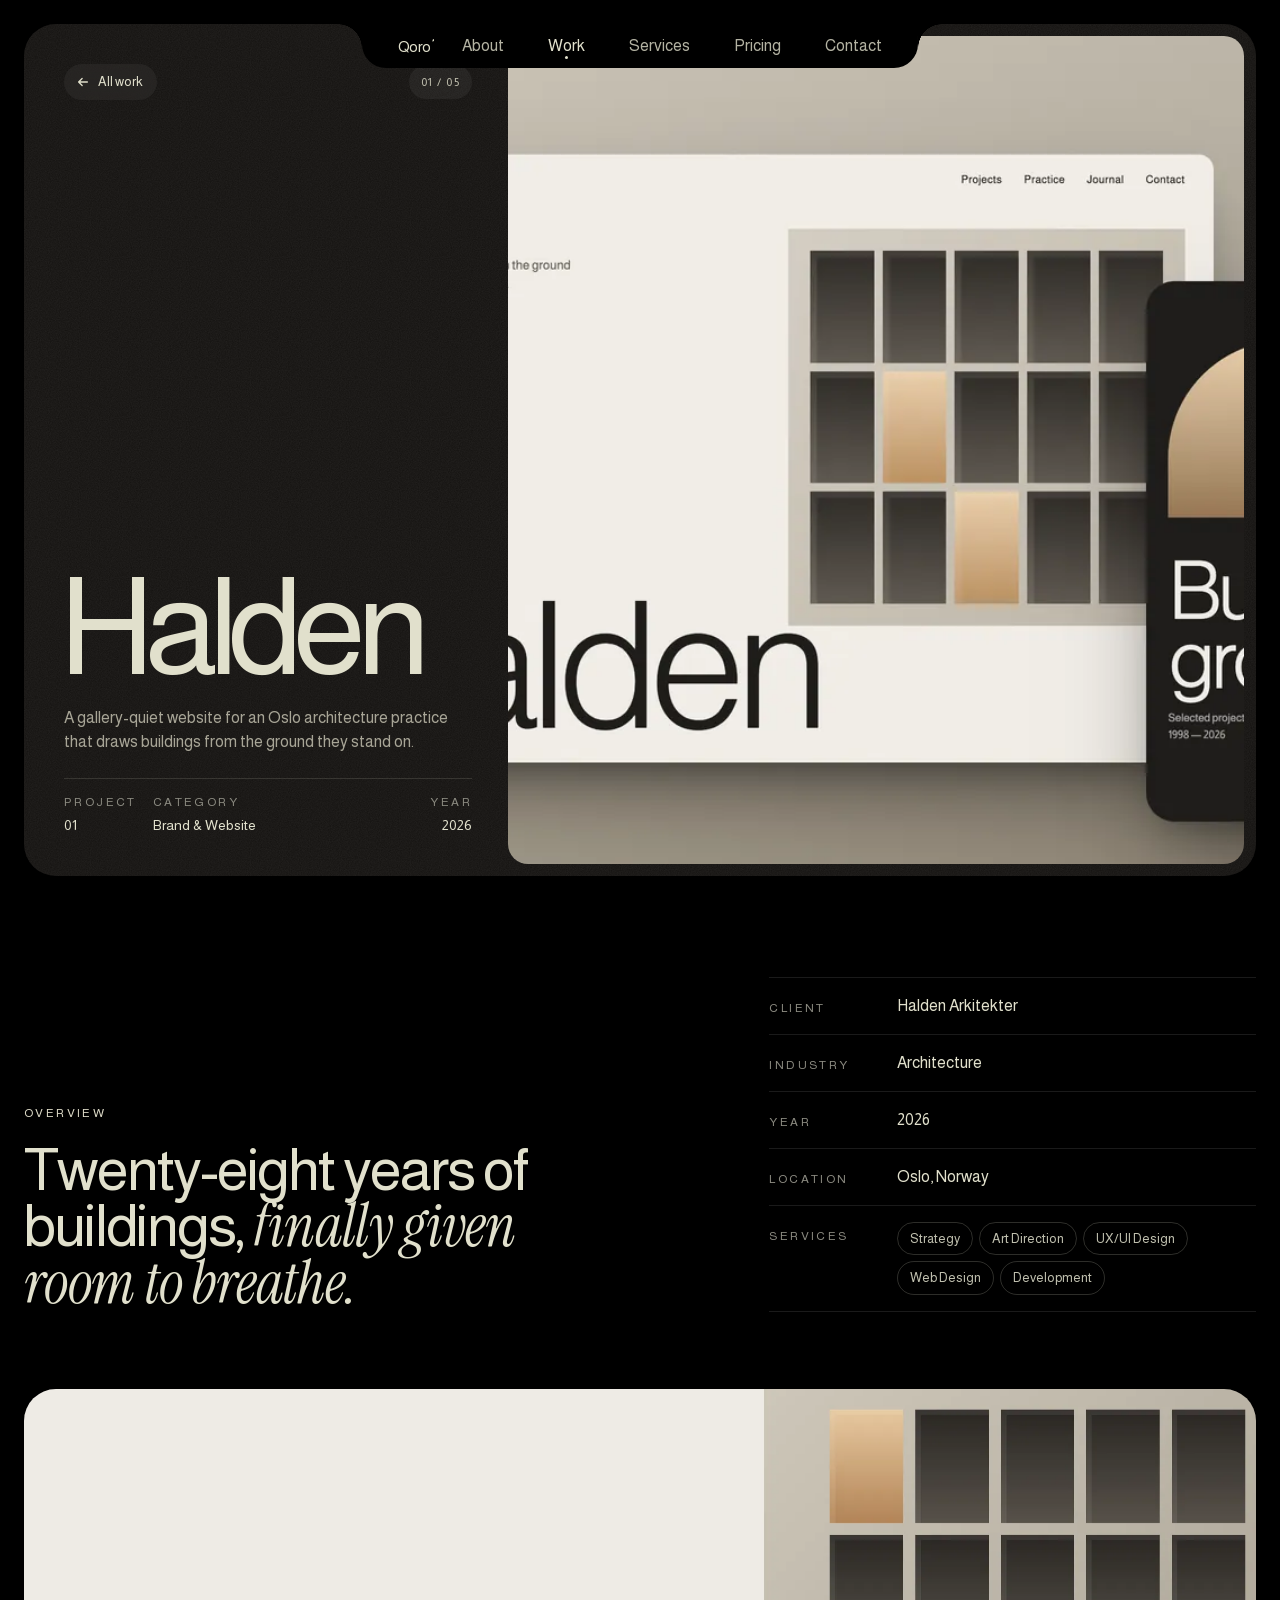
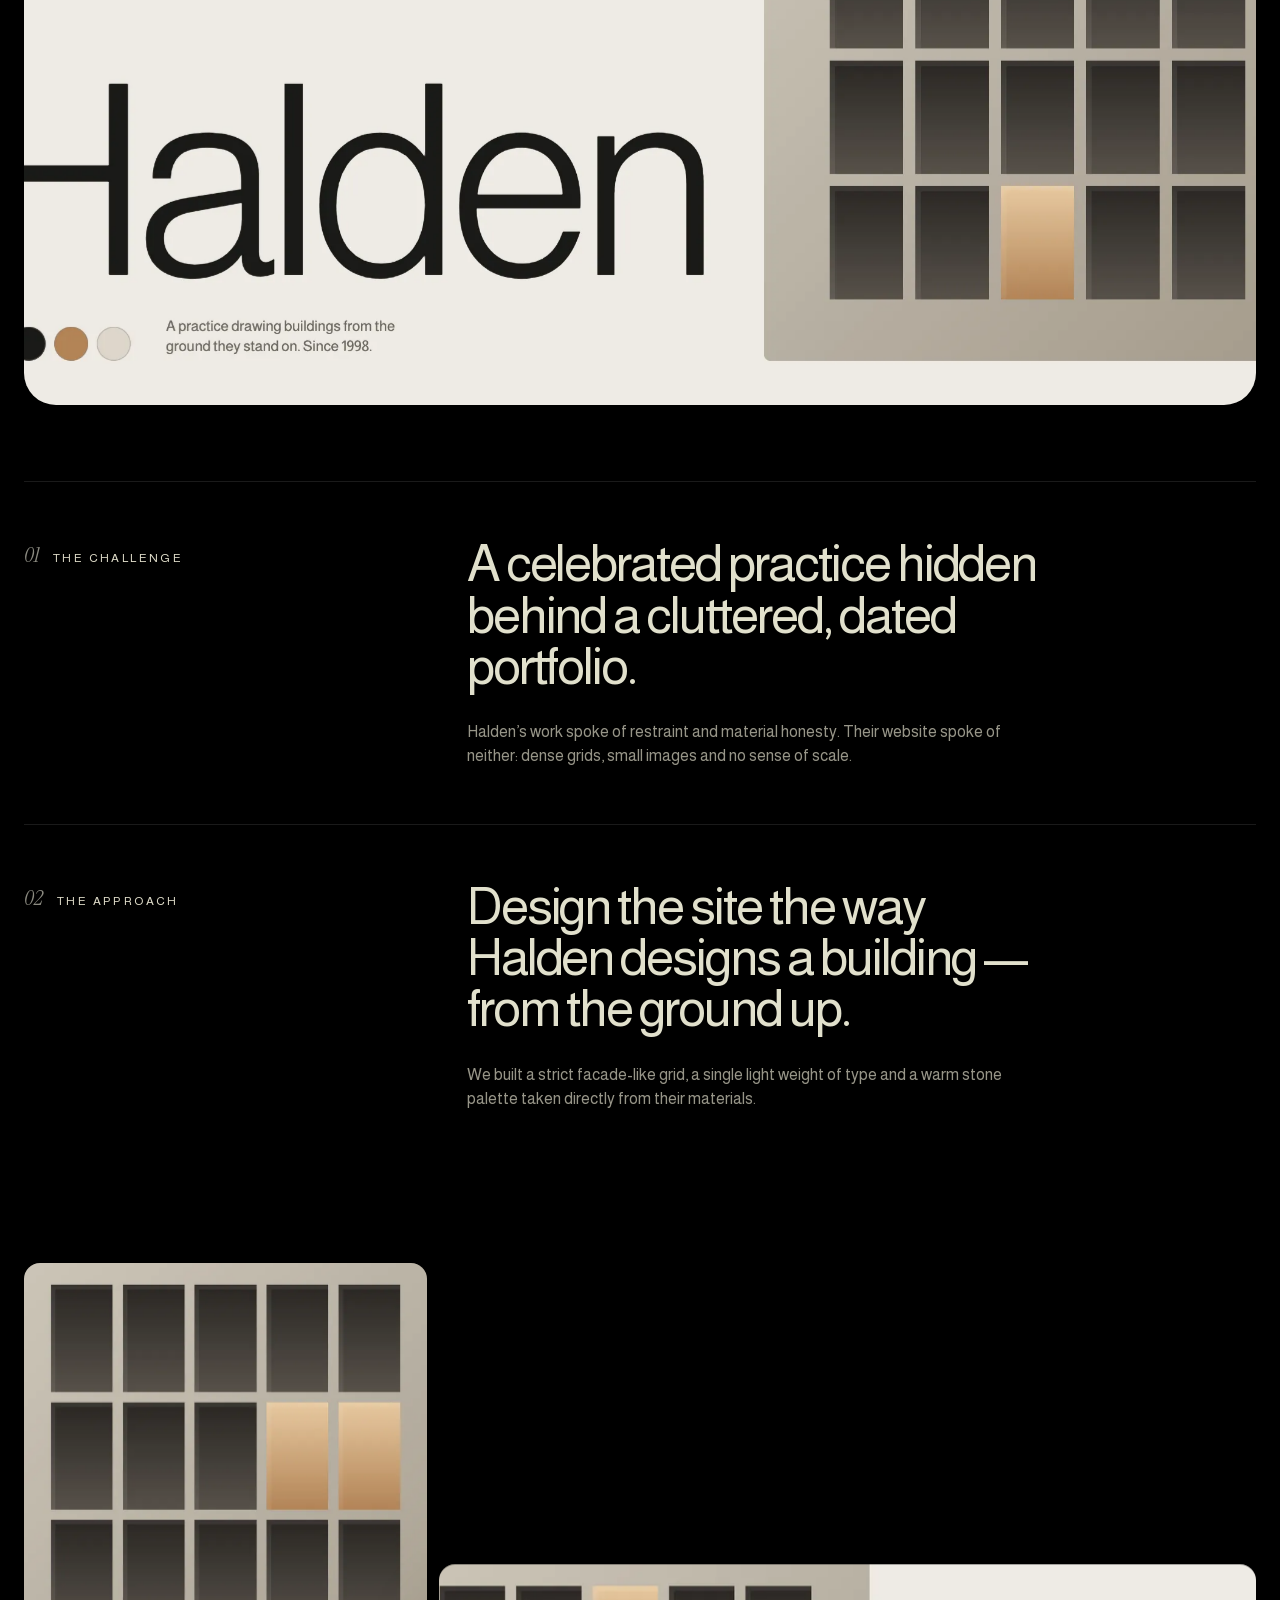
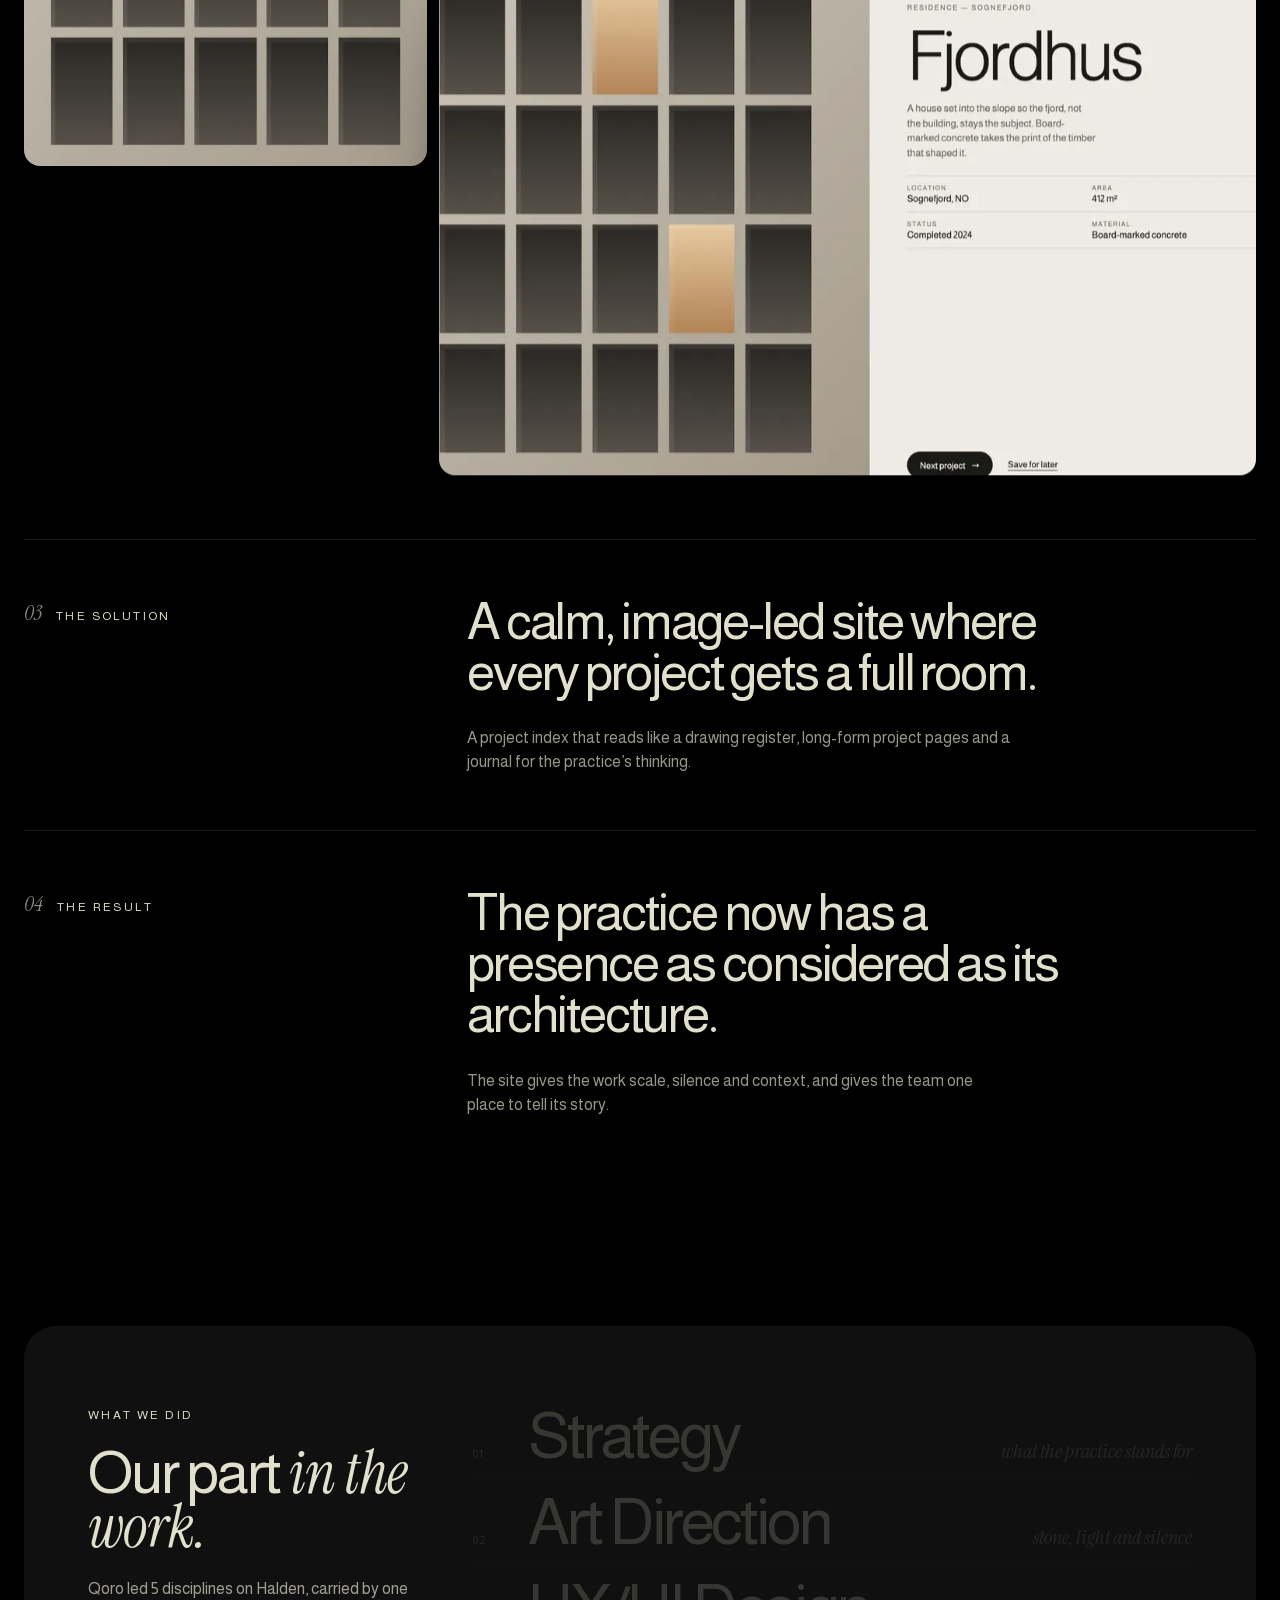
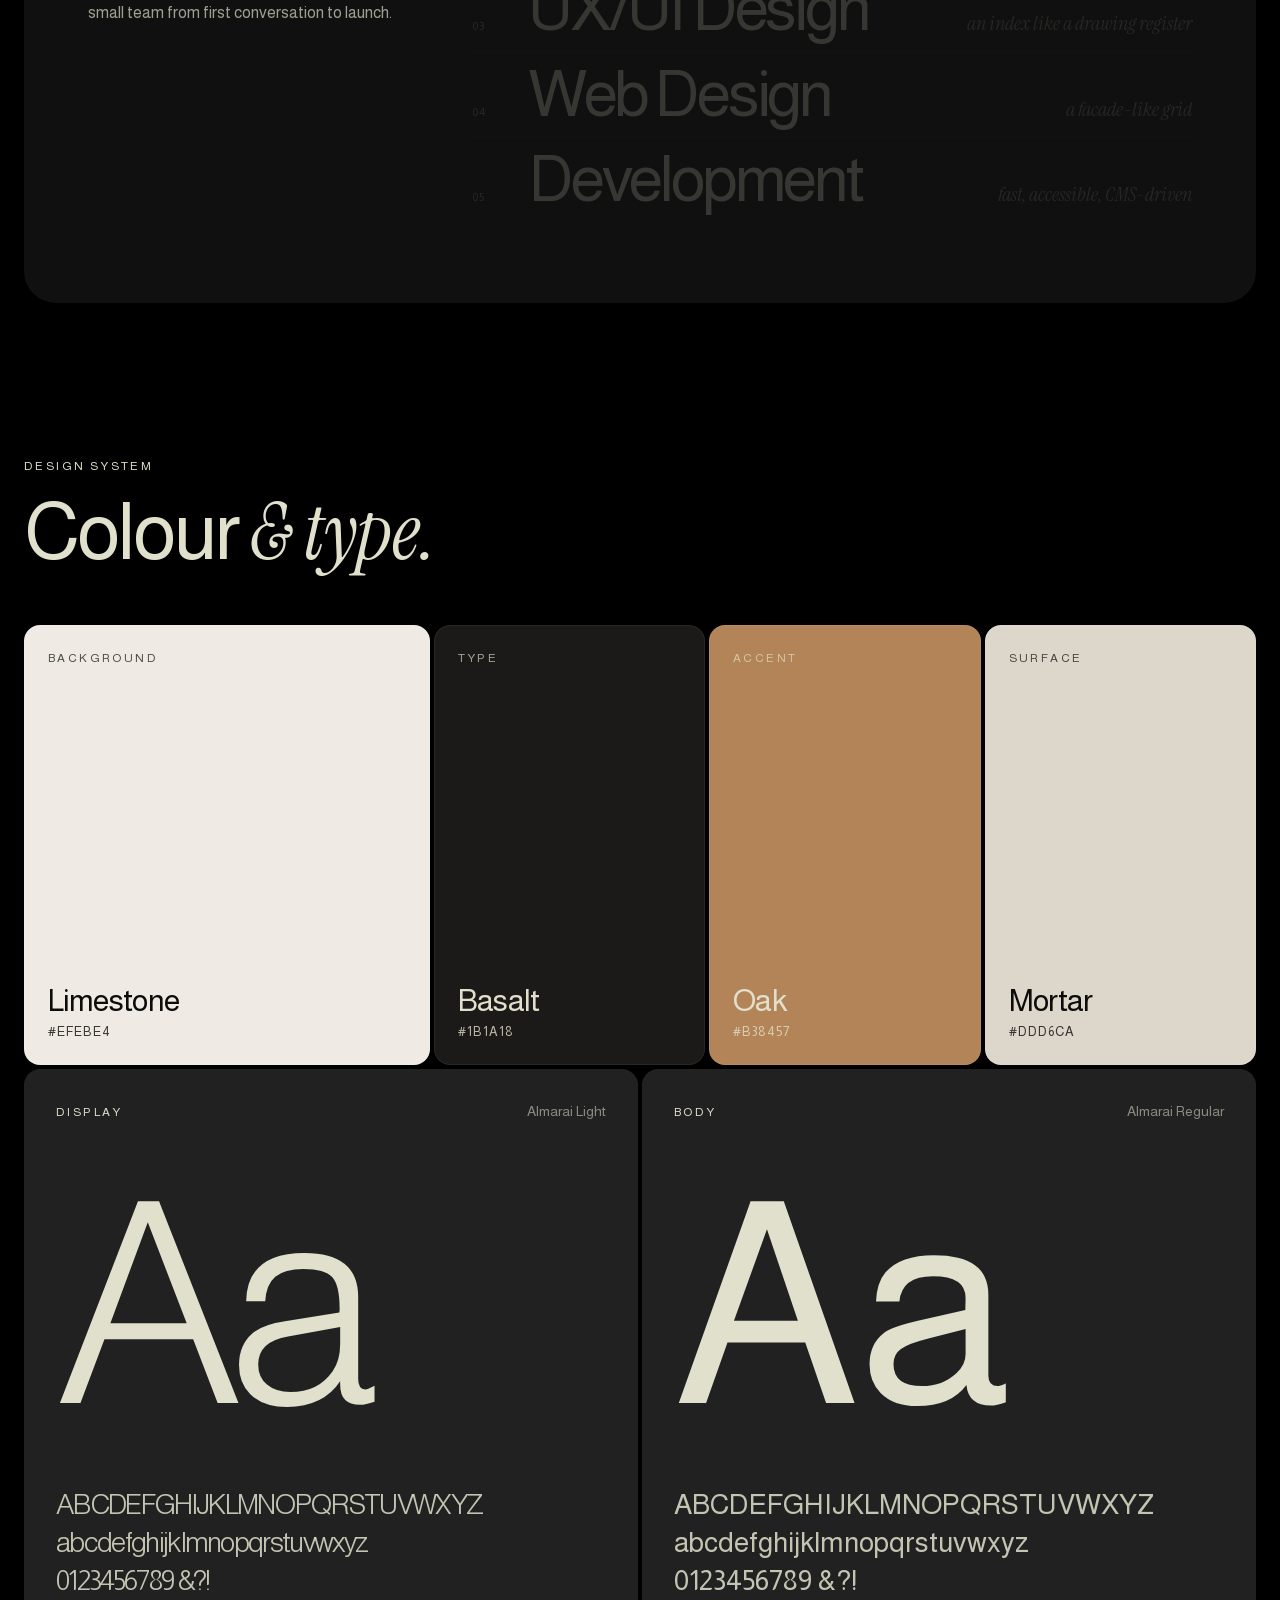
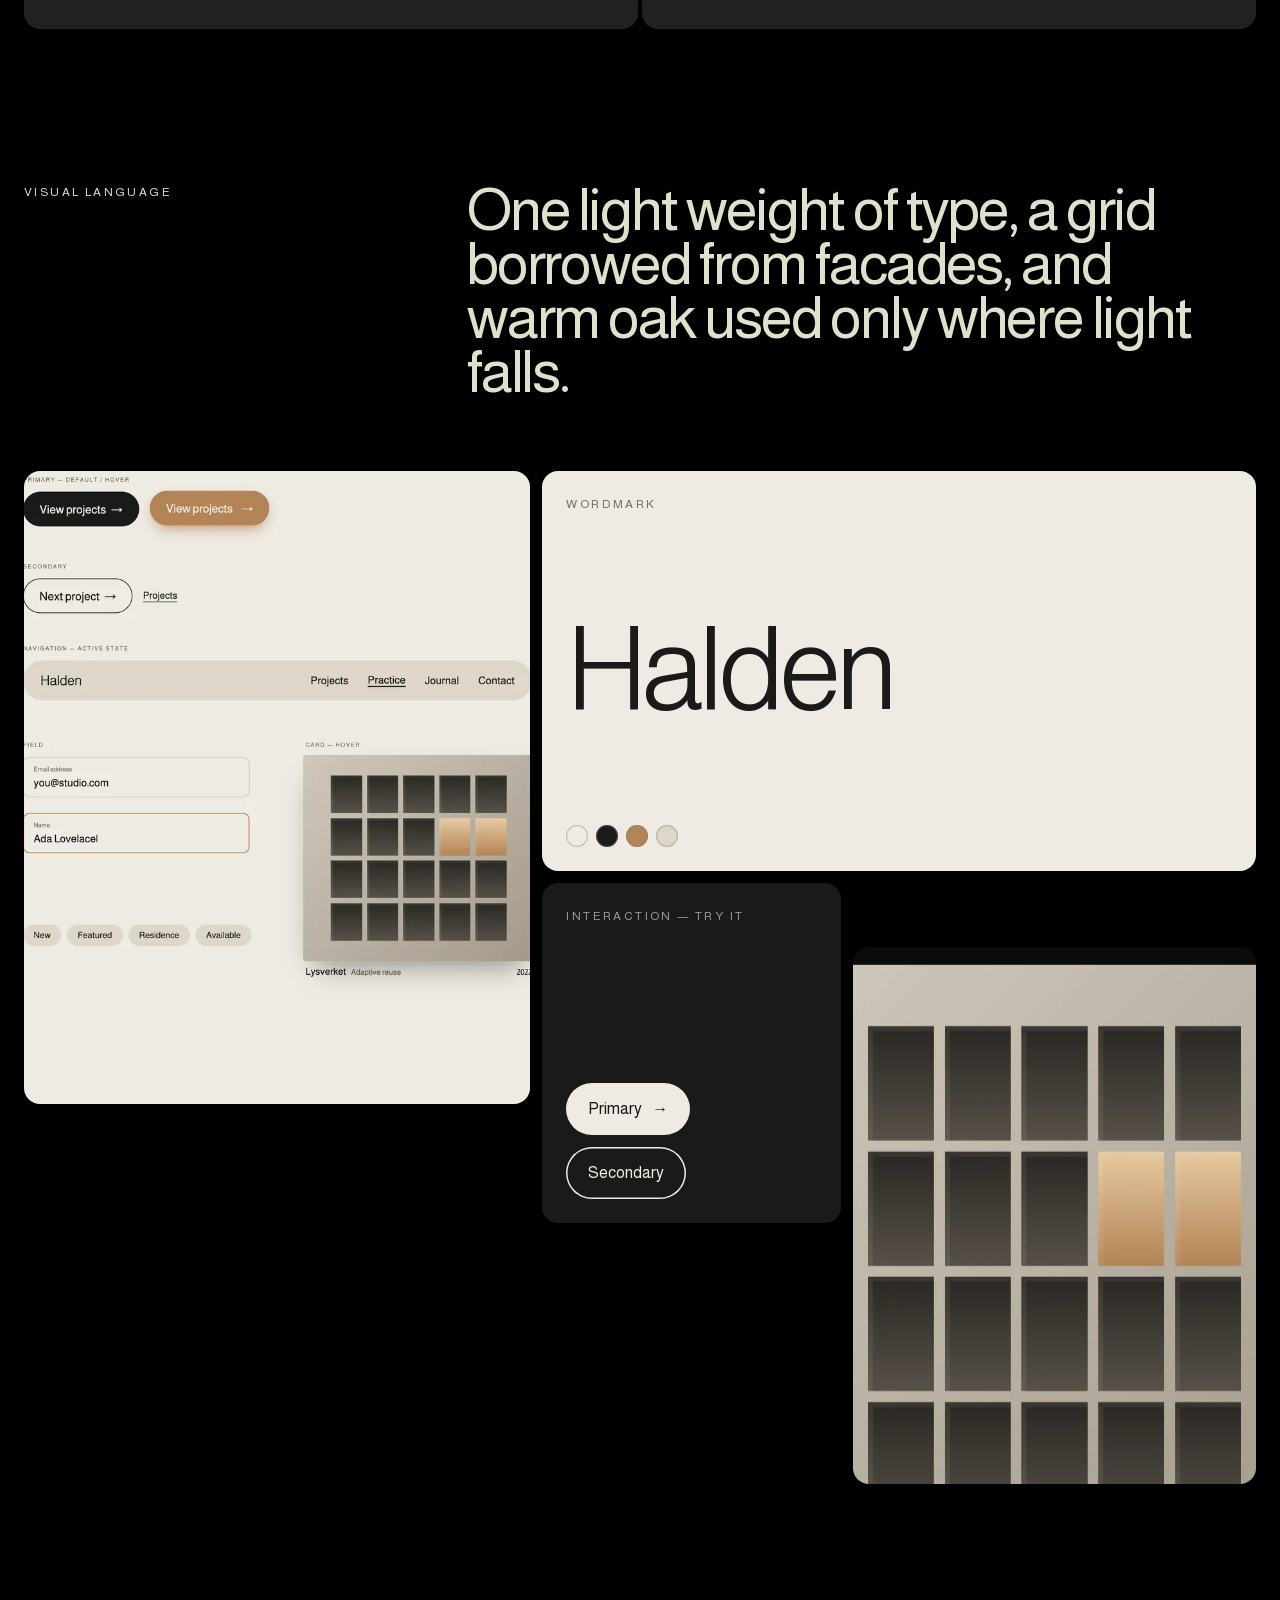
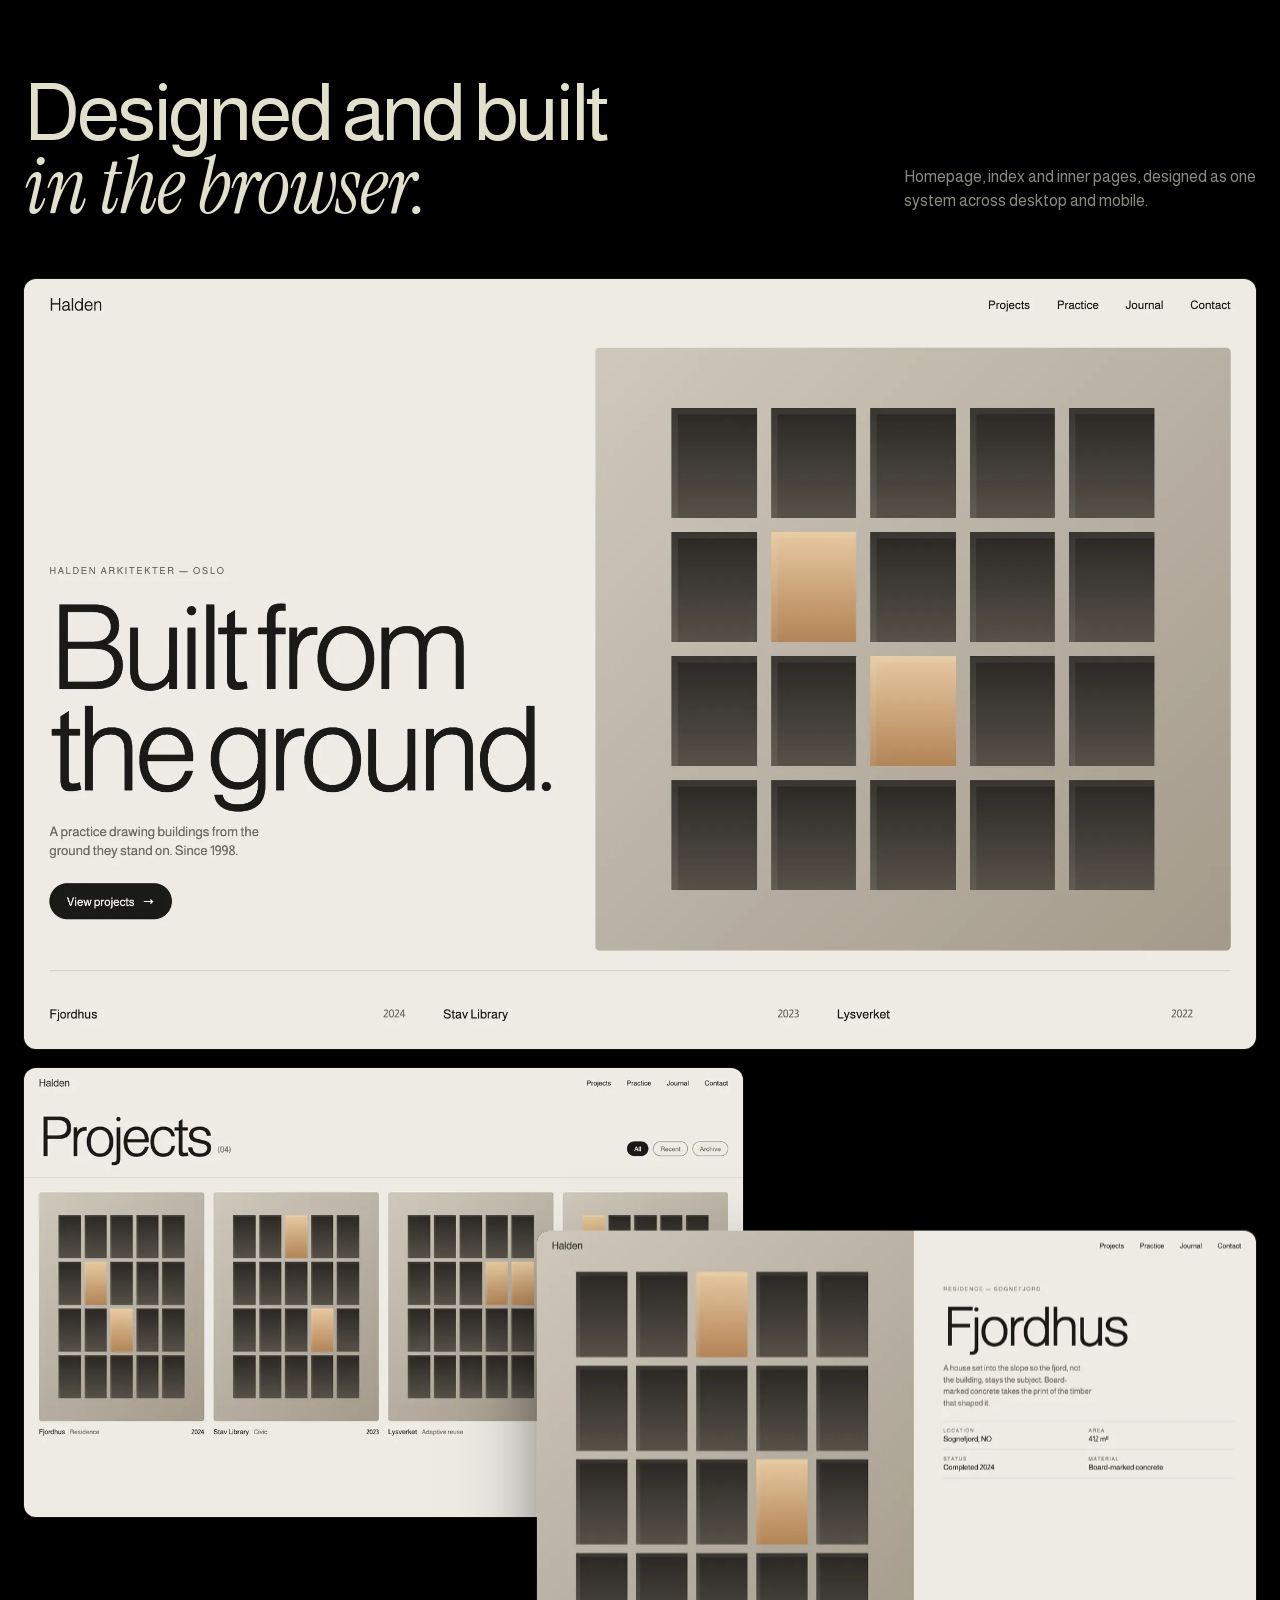
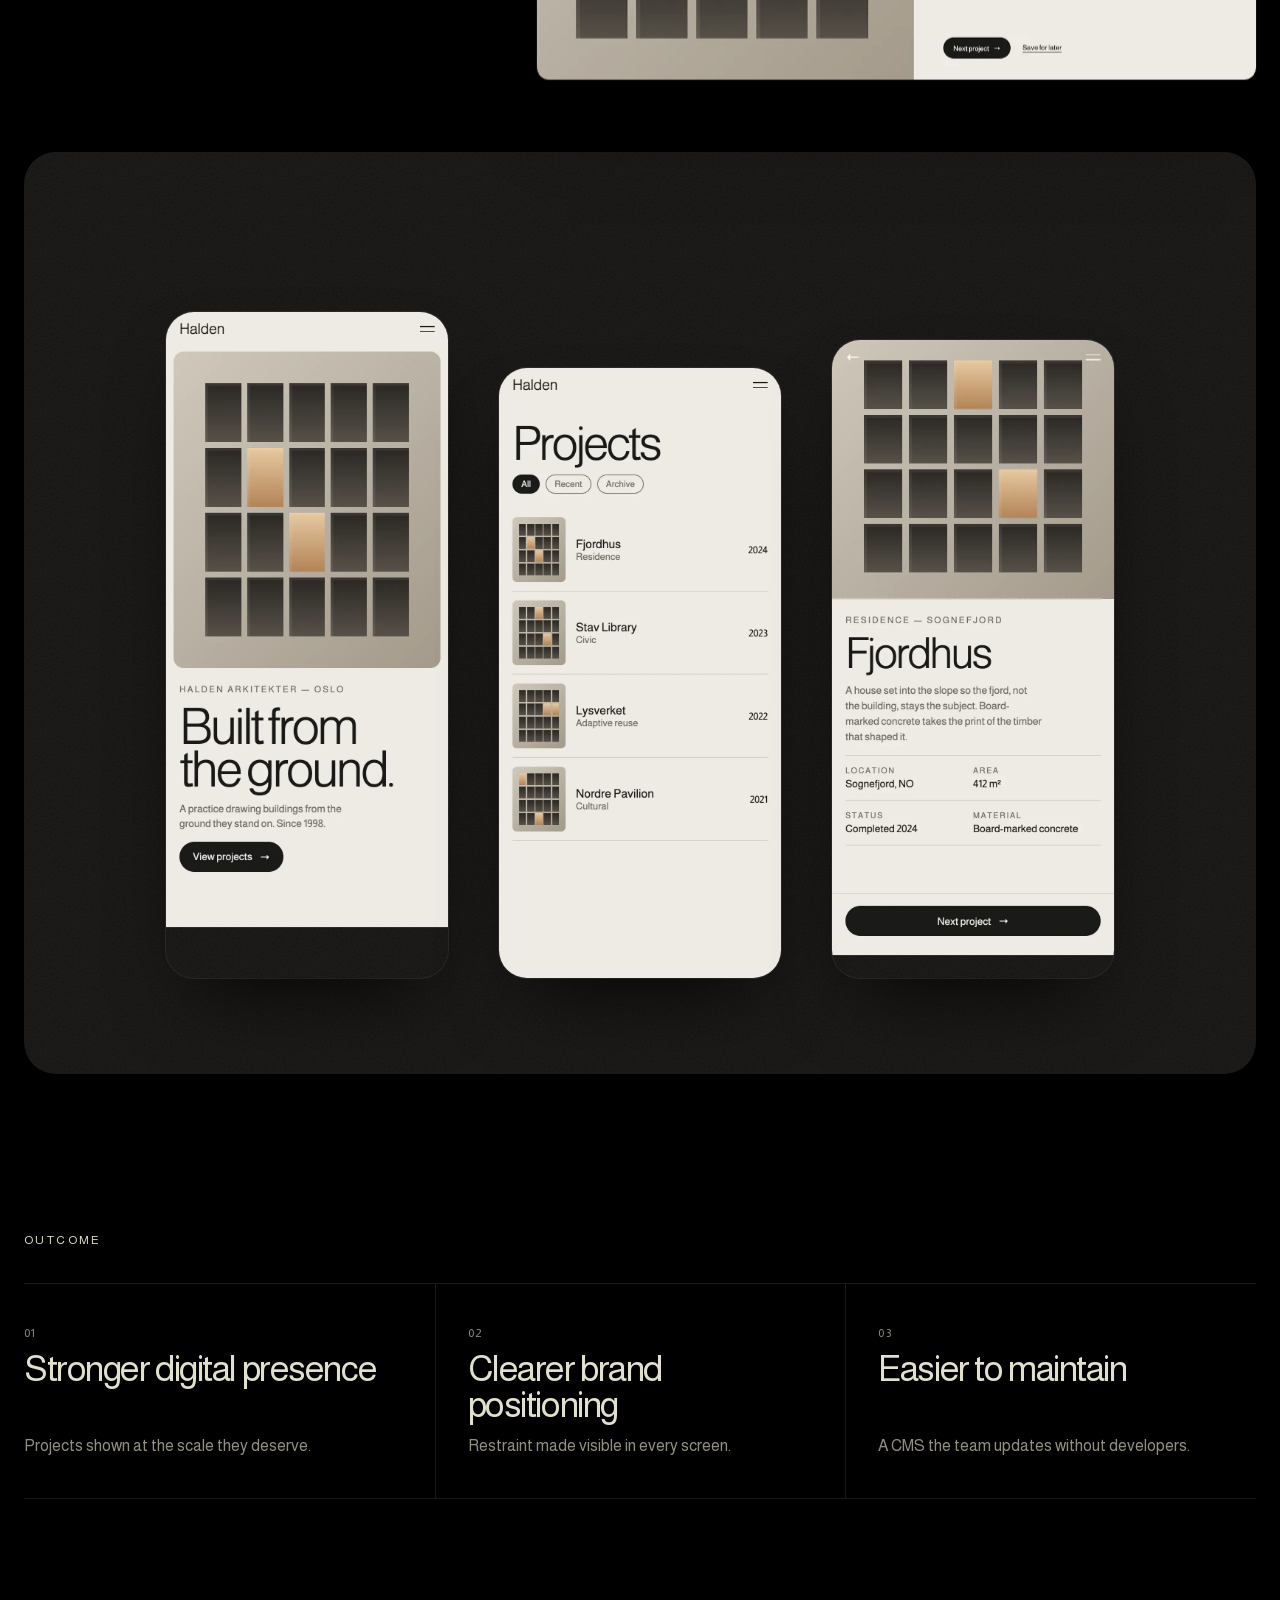
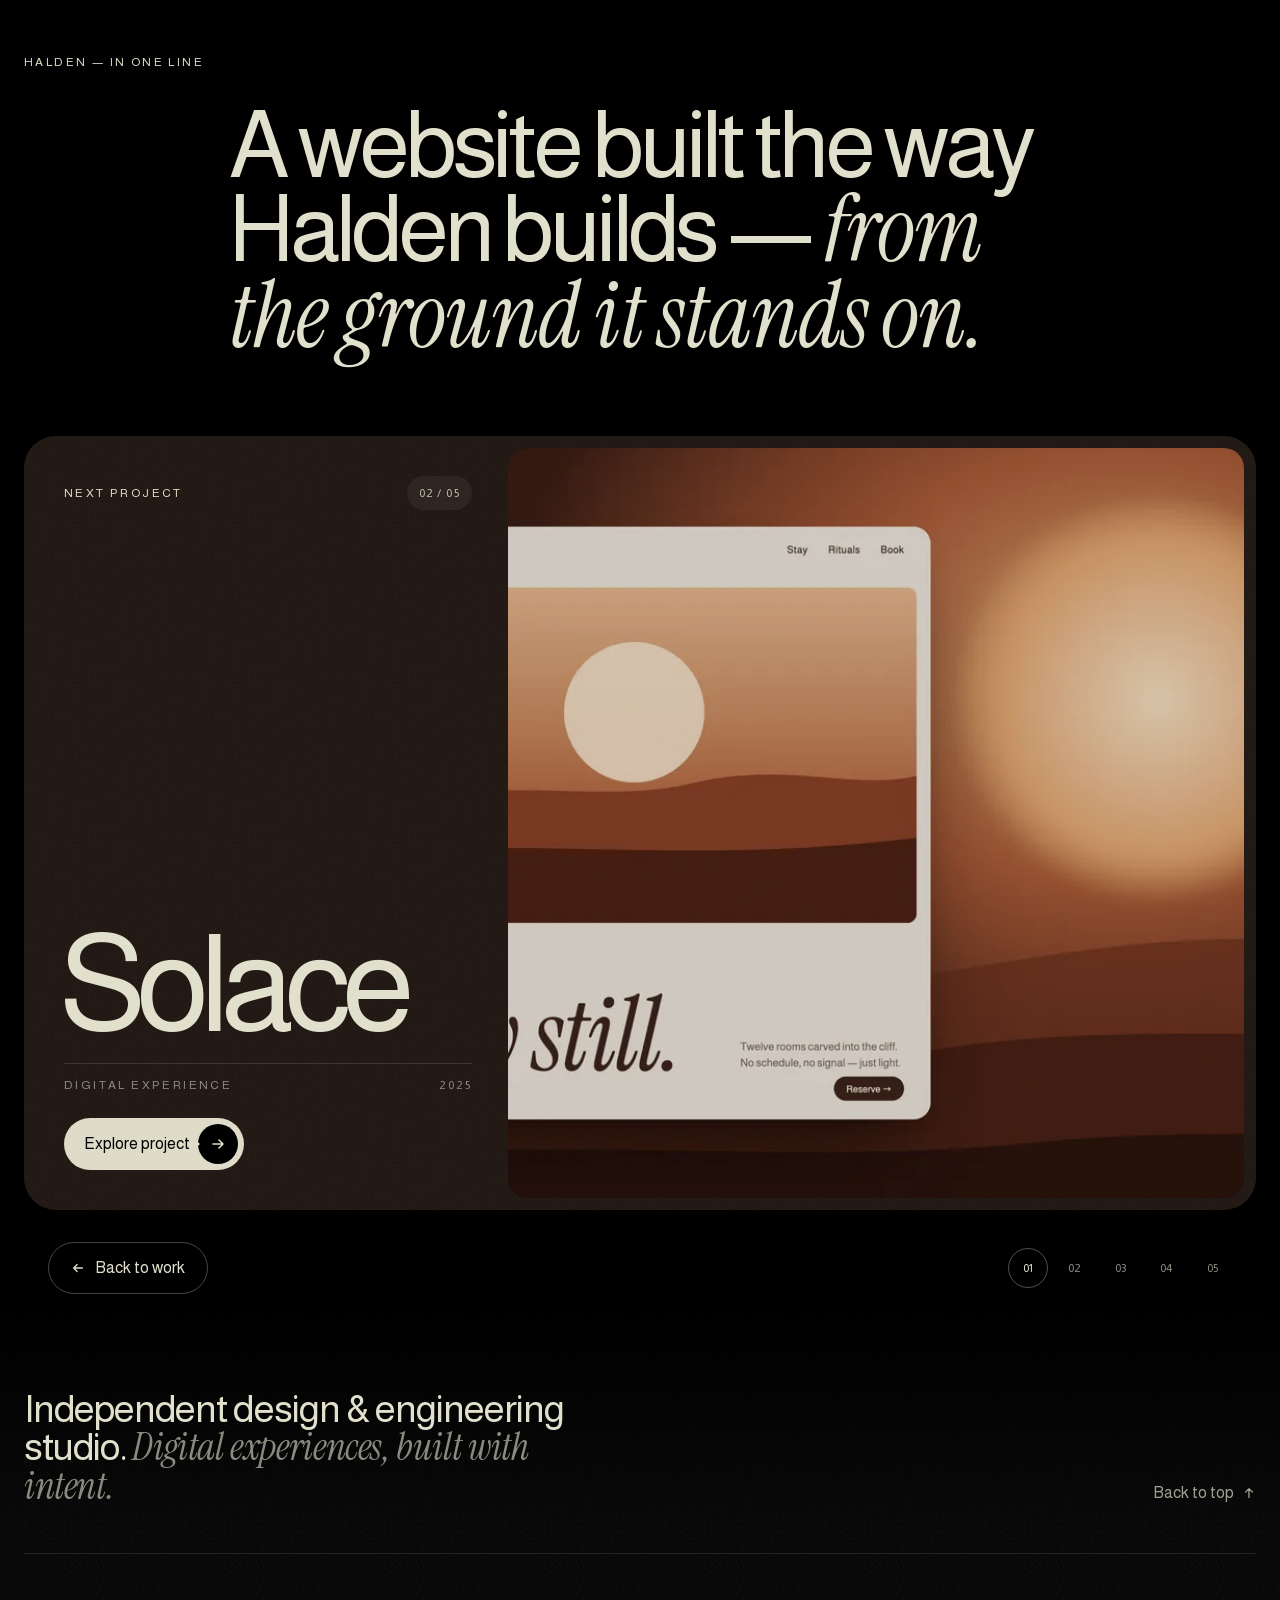
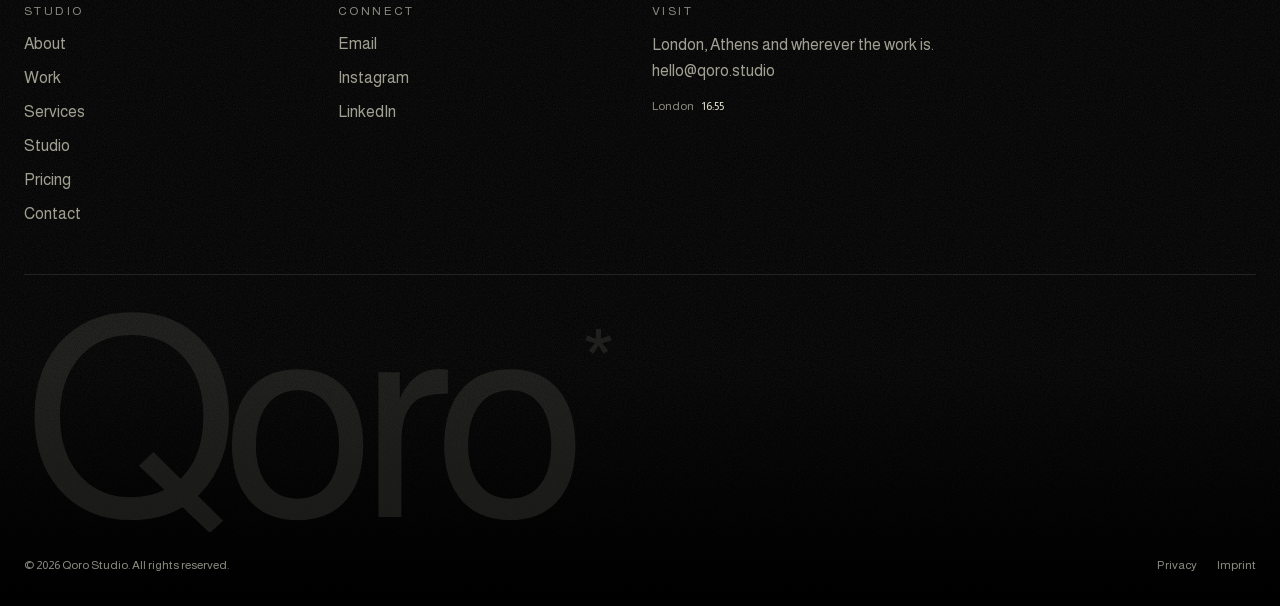
<file: work/halden.html>
<!doctype html>
<html lang="en">
<head>
  <meta charset="utf-8">
  <meta name="viewport" content="width=device-width, initial-scale=1, viewport-fit=cover">
  <title>Halden — Case study | Qoro</title>
  <meta name="description" content="Halden — a case study by Qoro, an independent design &amp; engineering studio.">
  <meta name="theme-color" content="#000000">
  <link rel="icon" href="data:image/svg+xml,%3Csvg xmlns='http://www.w3.org/2000/svg' viewBox='0 0 64 64'%3E%3Crect width='64' height='64' rx='16' fill='%23000'/%3E%3Ctext x='50%25' y='54%25' dominant-baseline='middle' text-anchor='middle' font-family='Helvetica,Arial' font-size='40' fill='%23e1e0cc'%3Eq%3C/text%3E%3C/svg%3E">
  <link rel="stylesheet" href="../style.css">
  <link rel="stylesheet" href="project.css">
  <script>document.documentElement.classList.add('js');</script>
</head>
<body data-case="halden">
  <div class="curtain" aria-hidden="true" data-curtain><span class="curtain__label"><span data-curtain-label></span></span></div>
  <script>try{var t=sessionStorage.getItem('qoro:transition');if(t!==null){sessionStorage.removeItem('qoro:transition');document.documentElement.classList.add('is-arriving');document.querySelector('[data-curtain-label]').textContent=t;}}catch(e){}</script>
  <a class="skip-link" href="#main">Skip to content</a>

  <!-- Rendered from work/data.js by work/project.js -->
  <div data-case-root>
    <noscript><p style="padding:40px;color:#e1e0cc">This case study needs JavaScript. <a href="../index.html#work" style="text-decoration:underline">Back to work</a></p></noscript>
  </div>

  <script src="data.js" defer></script>
  <script src="project.js" defer></script>
  <script src="../script.js" defer></script>
</body>
</html>
</file>
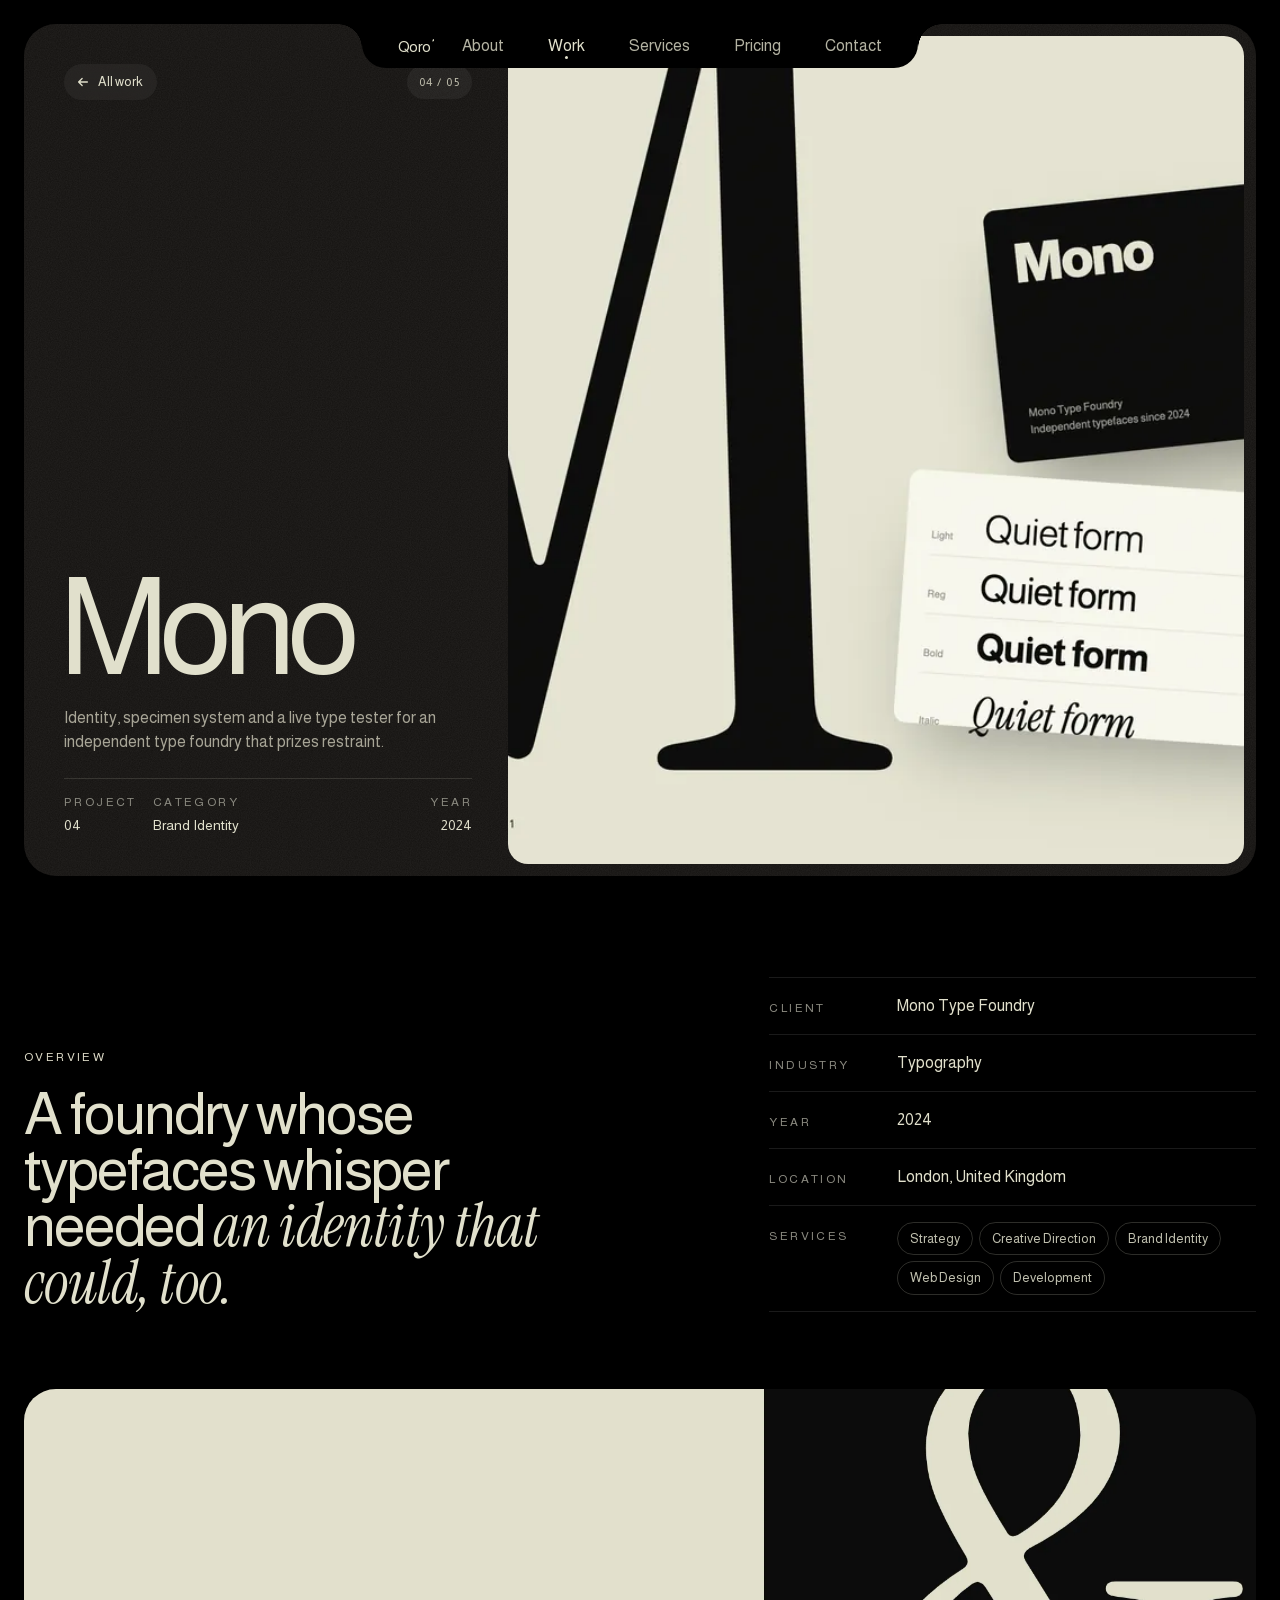
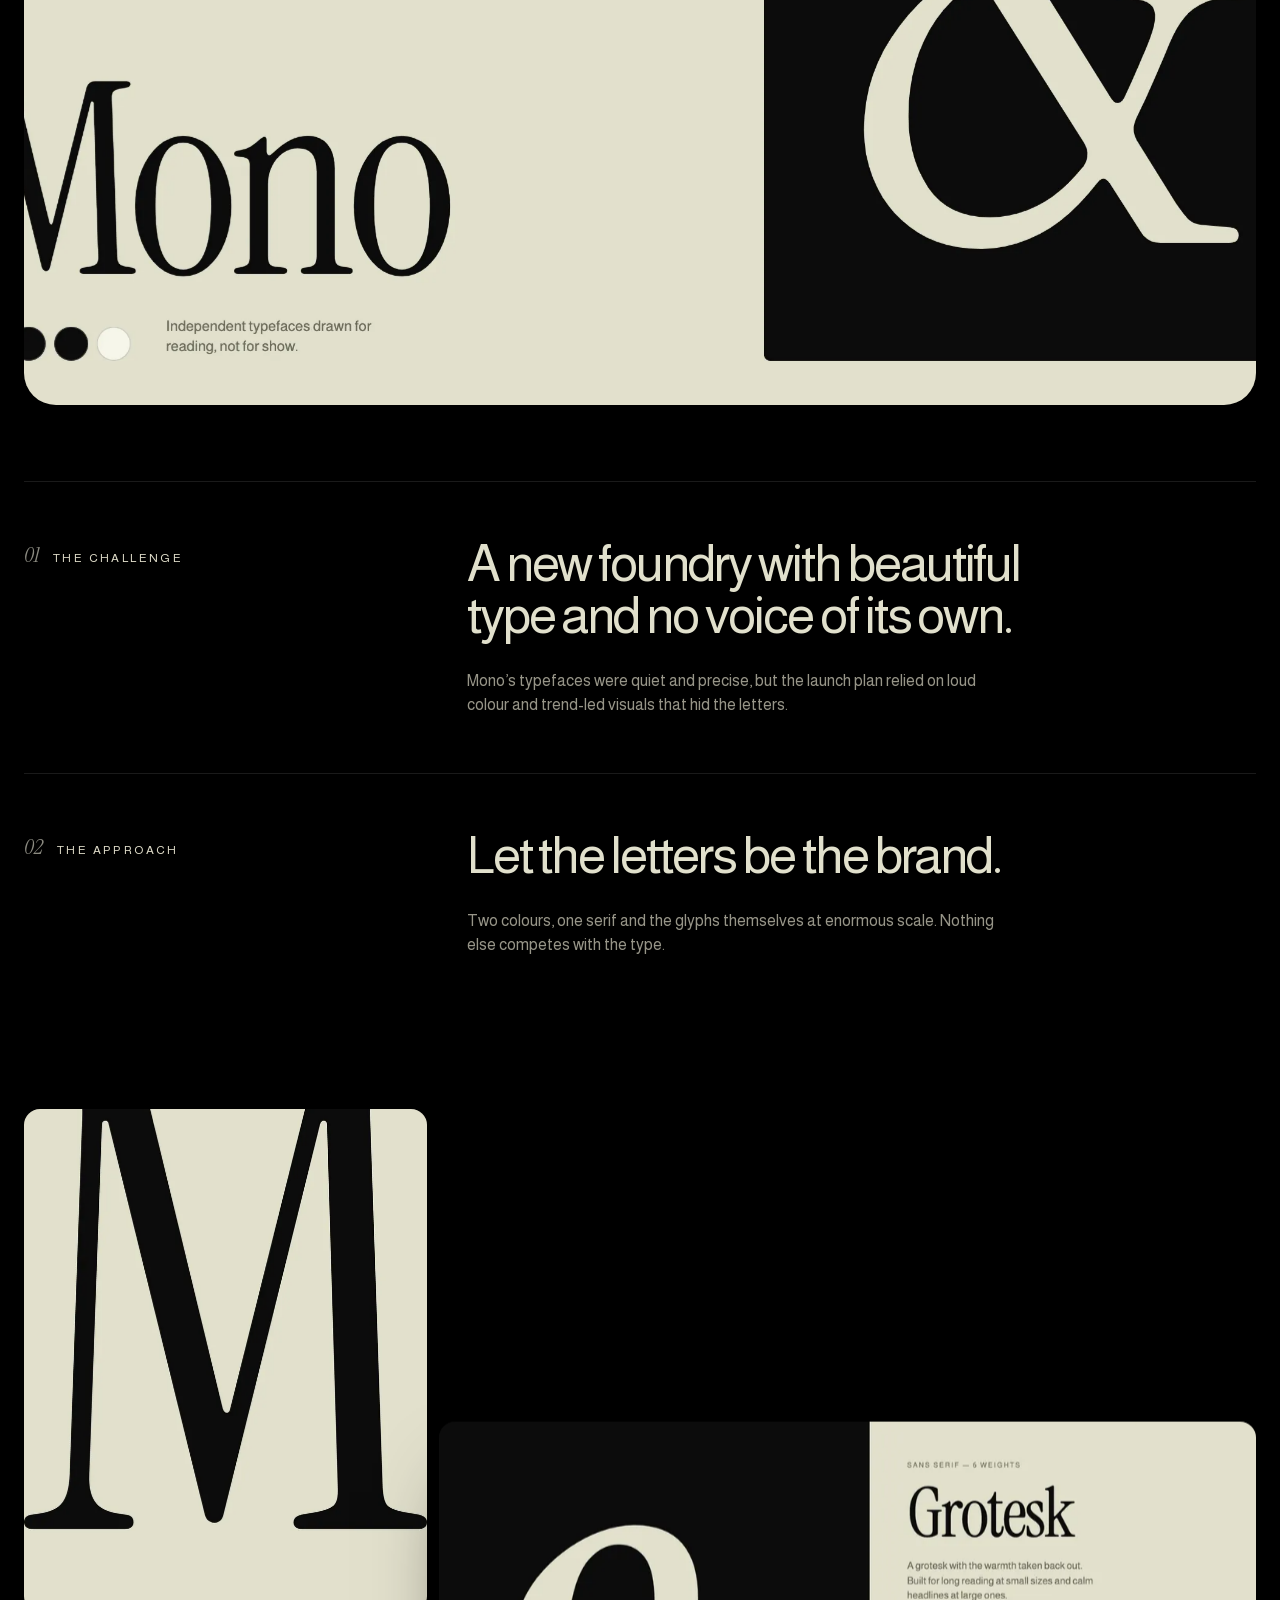
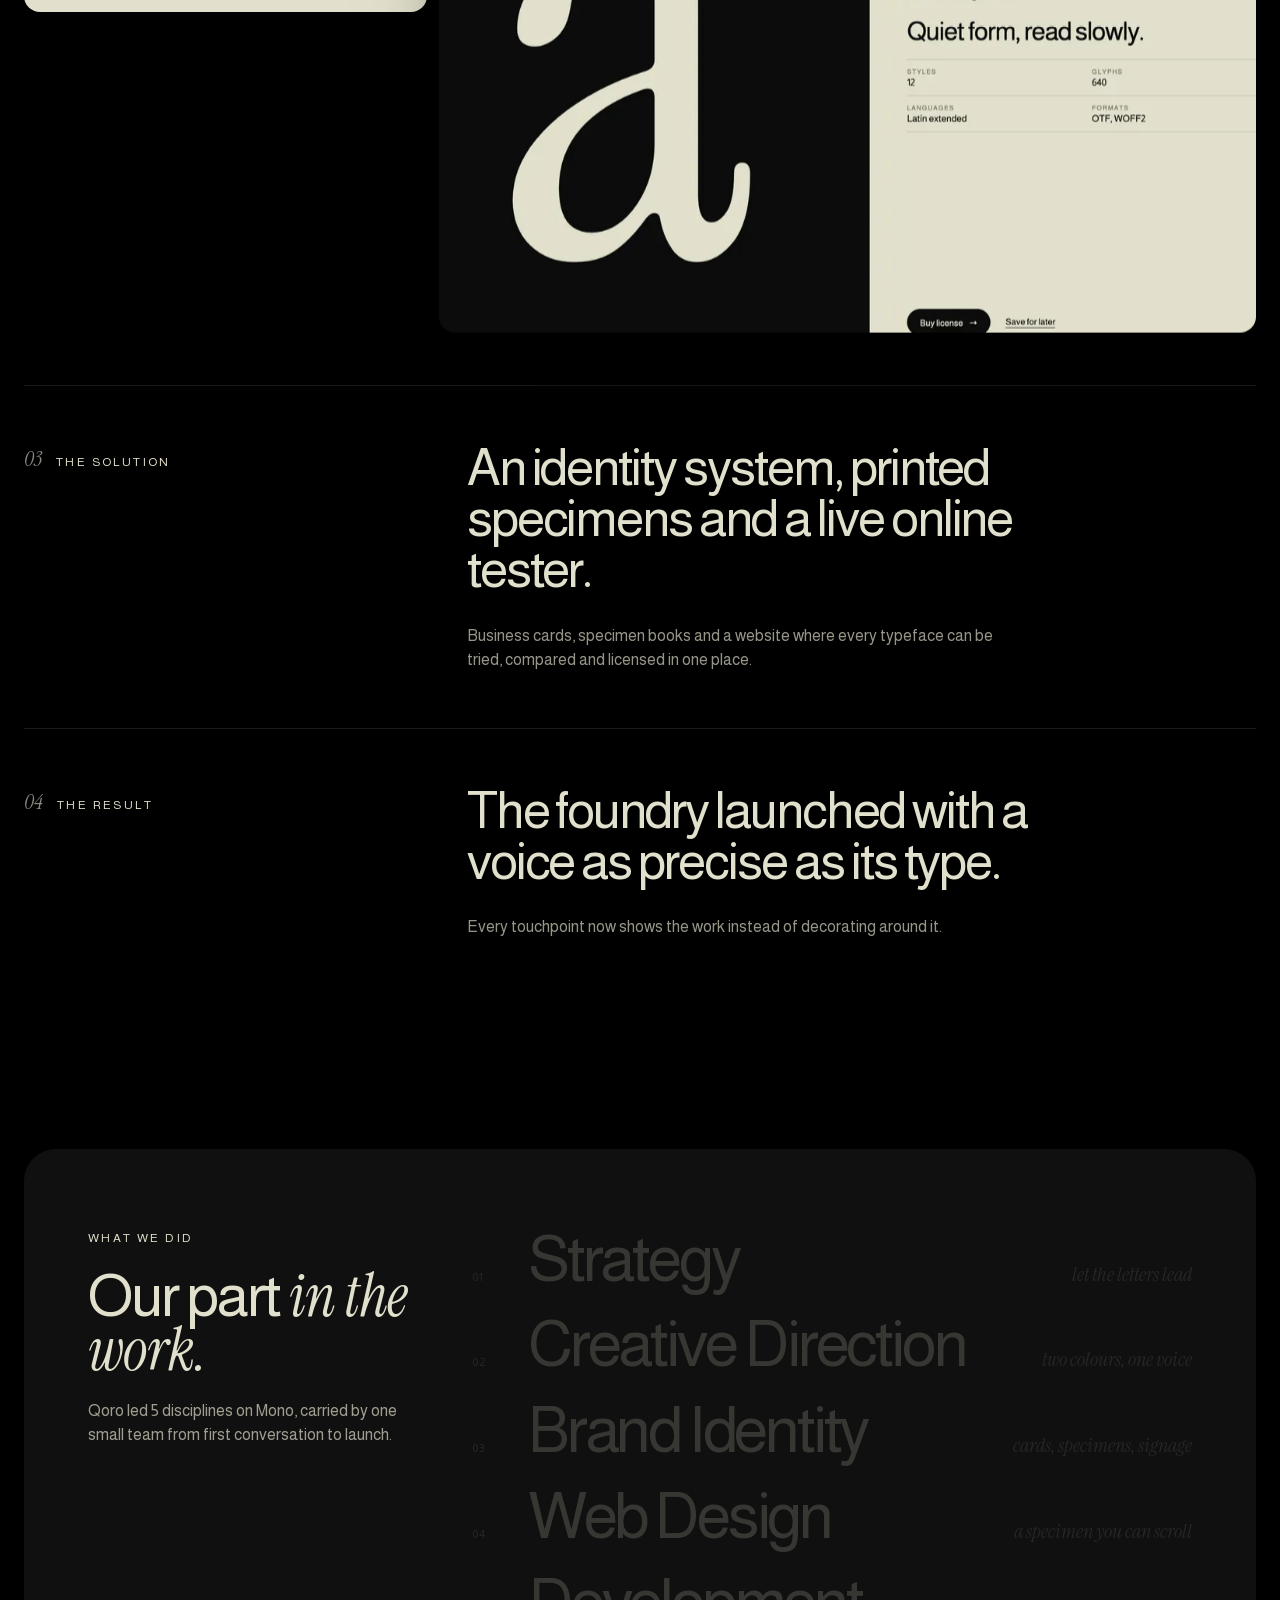
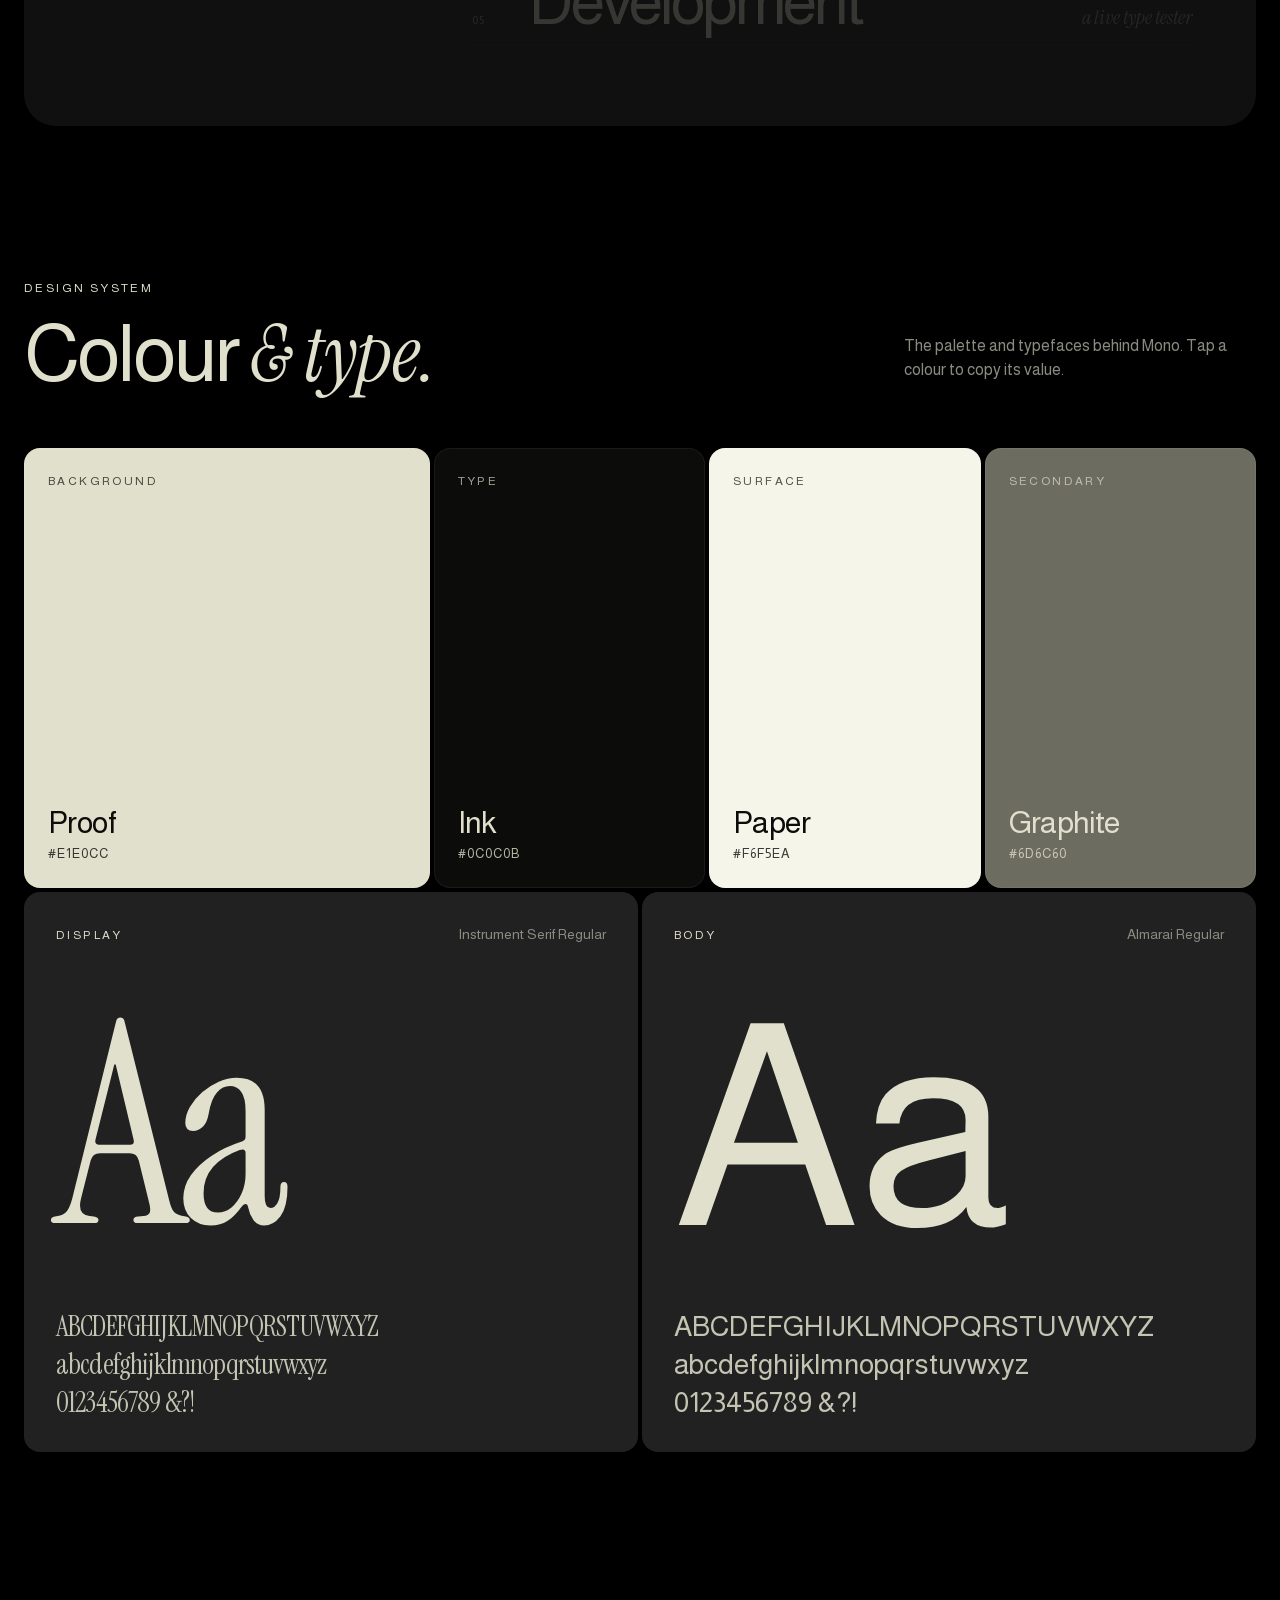
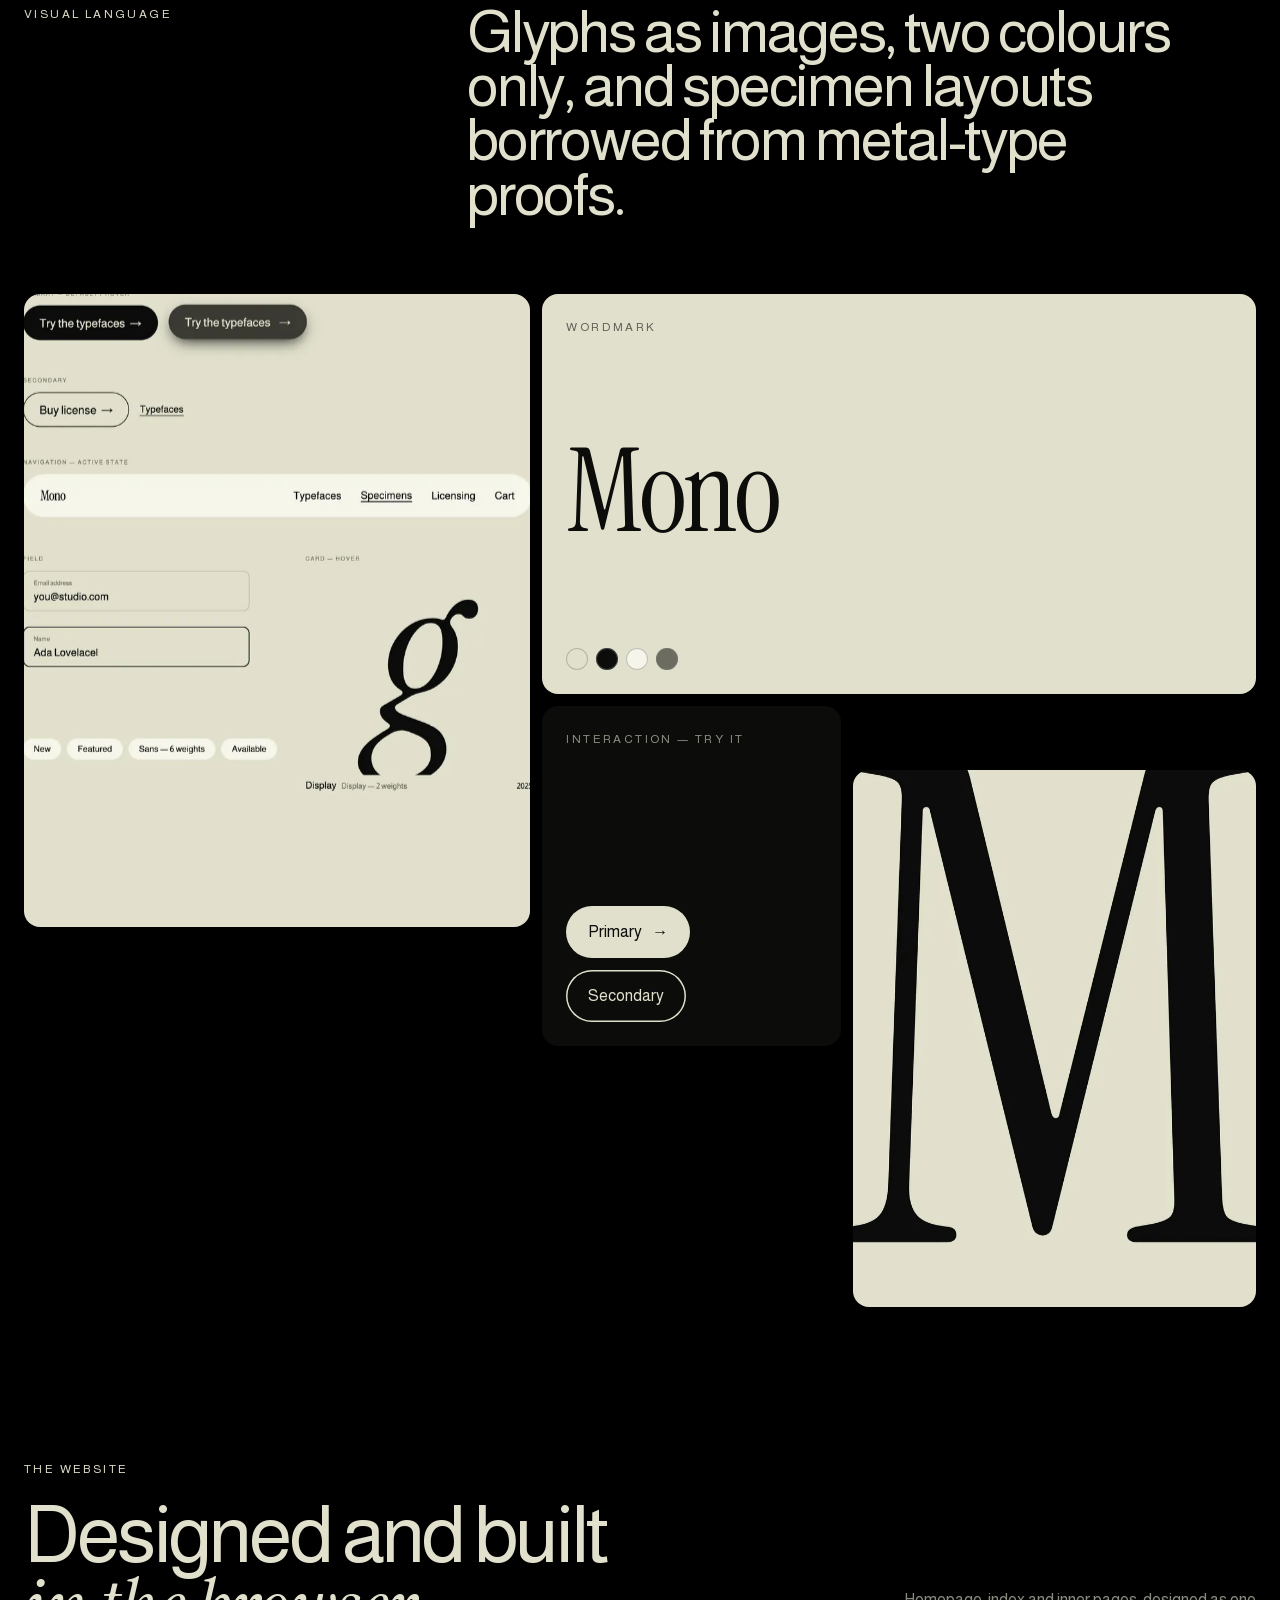
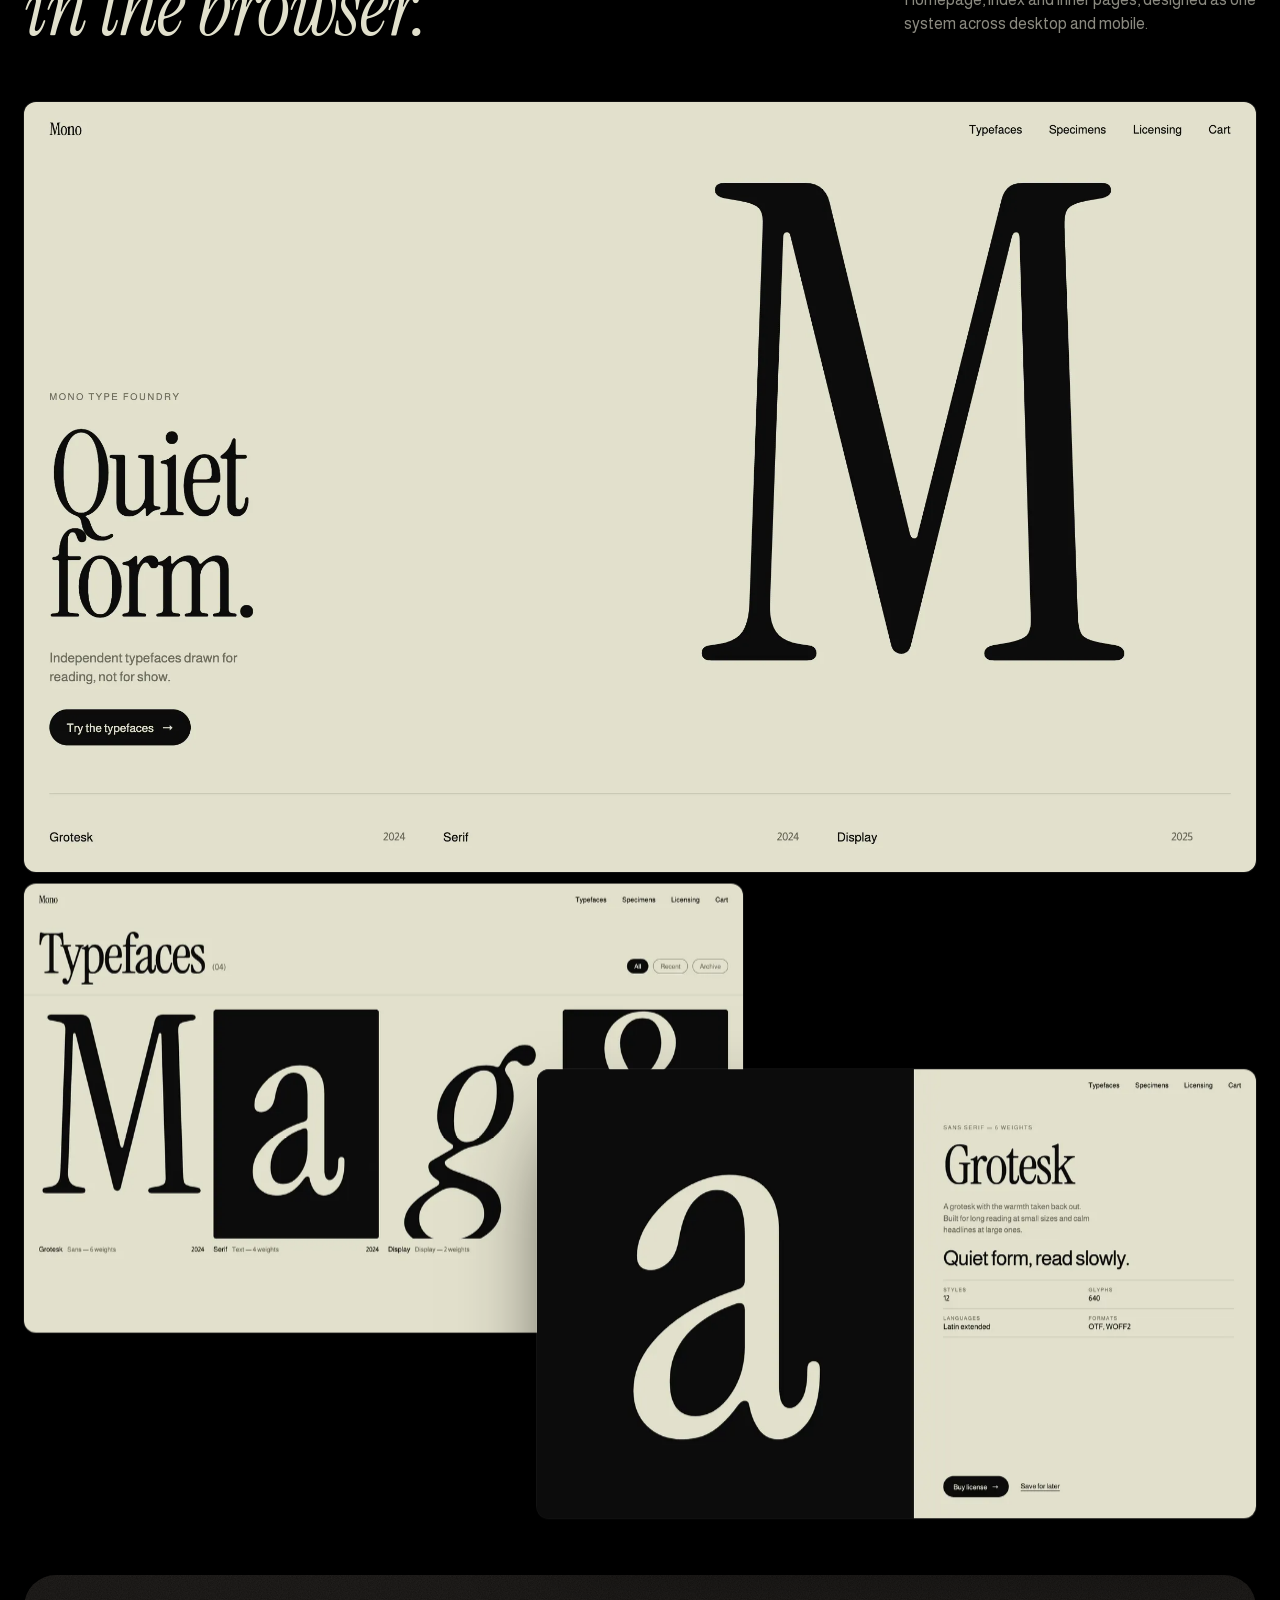
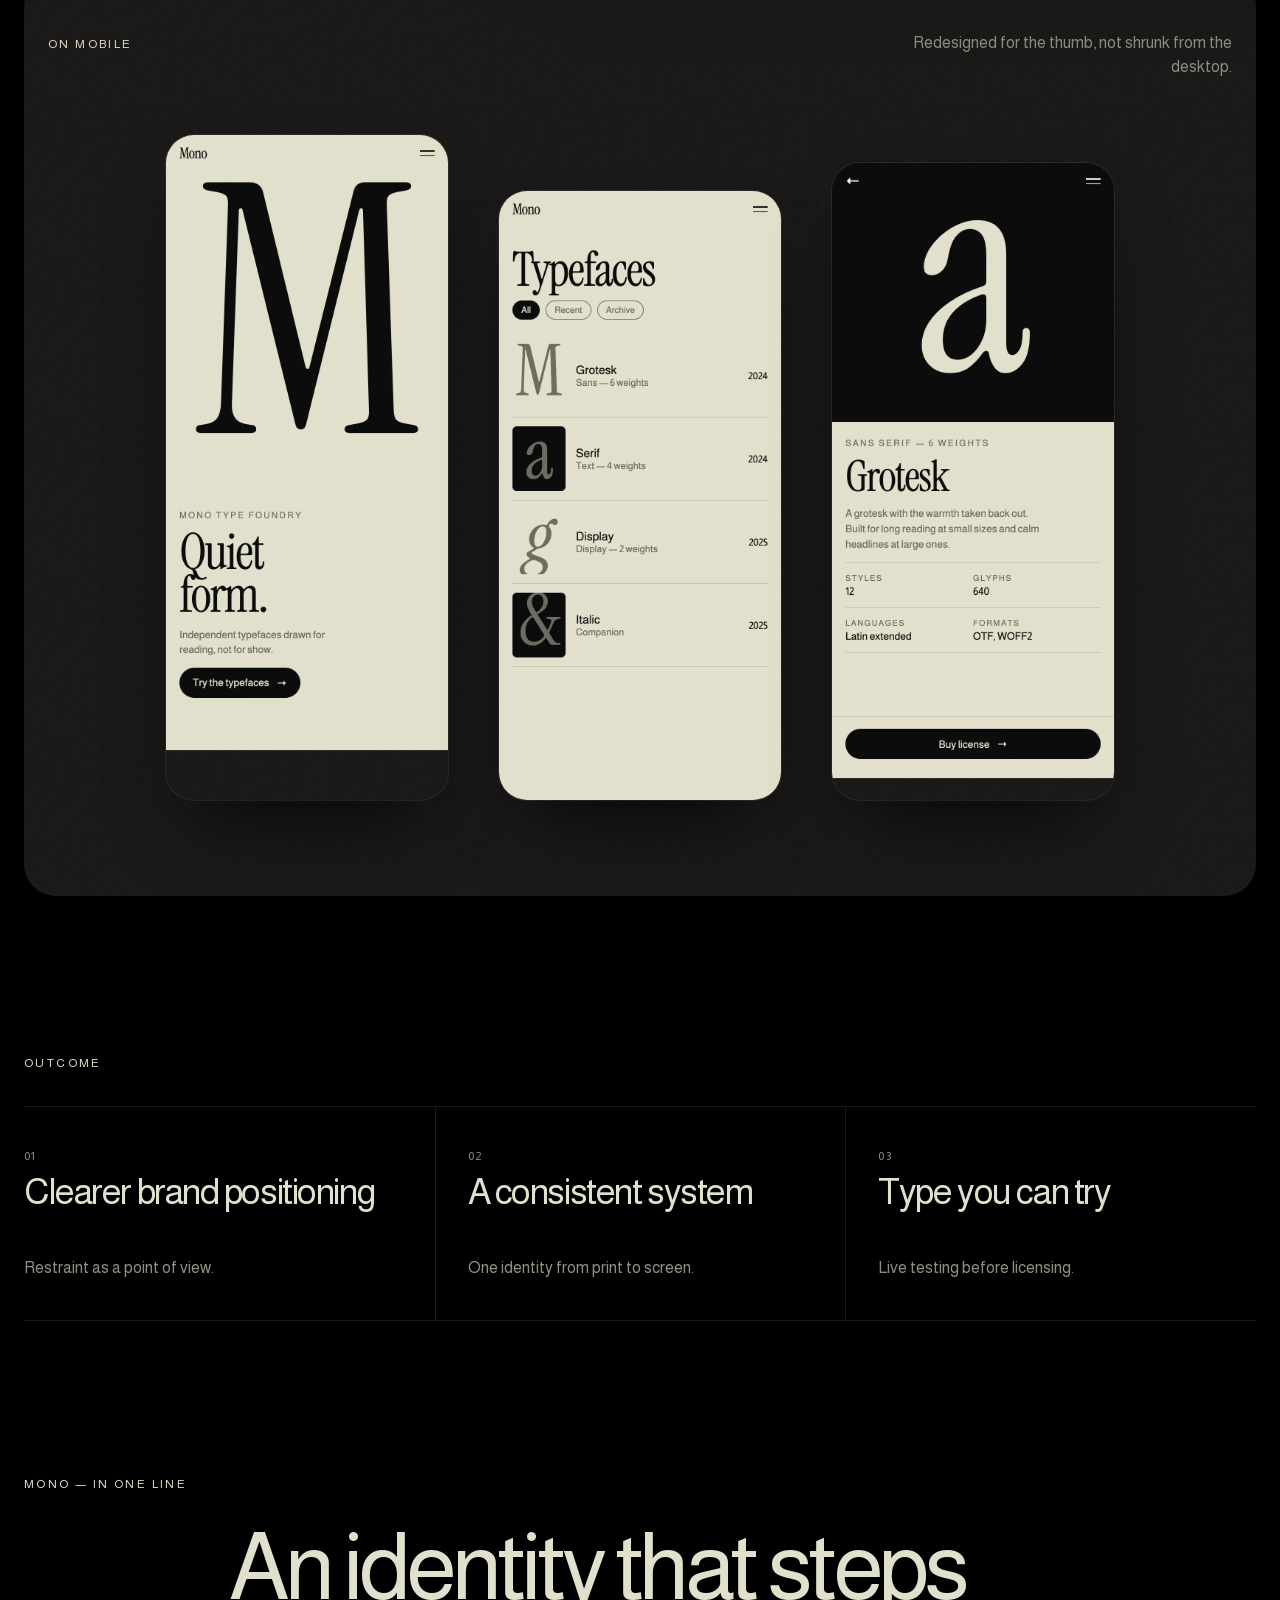
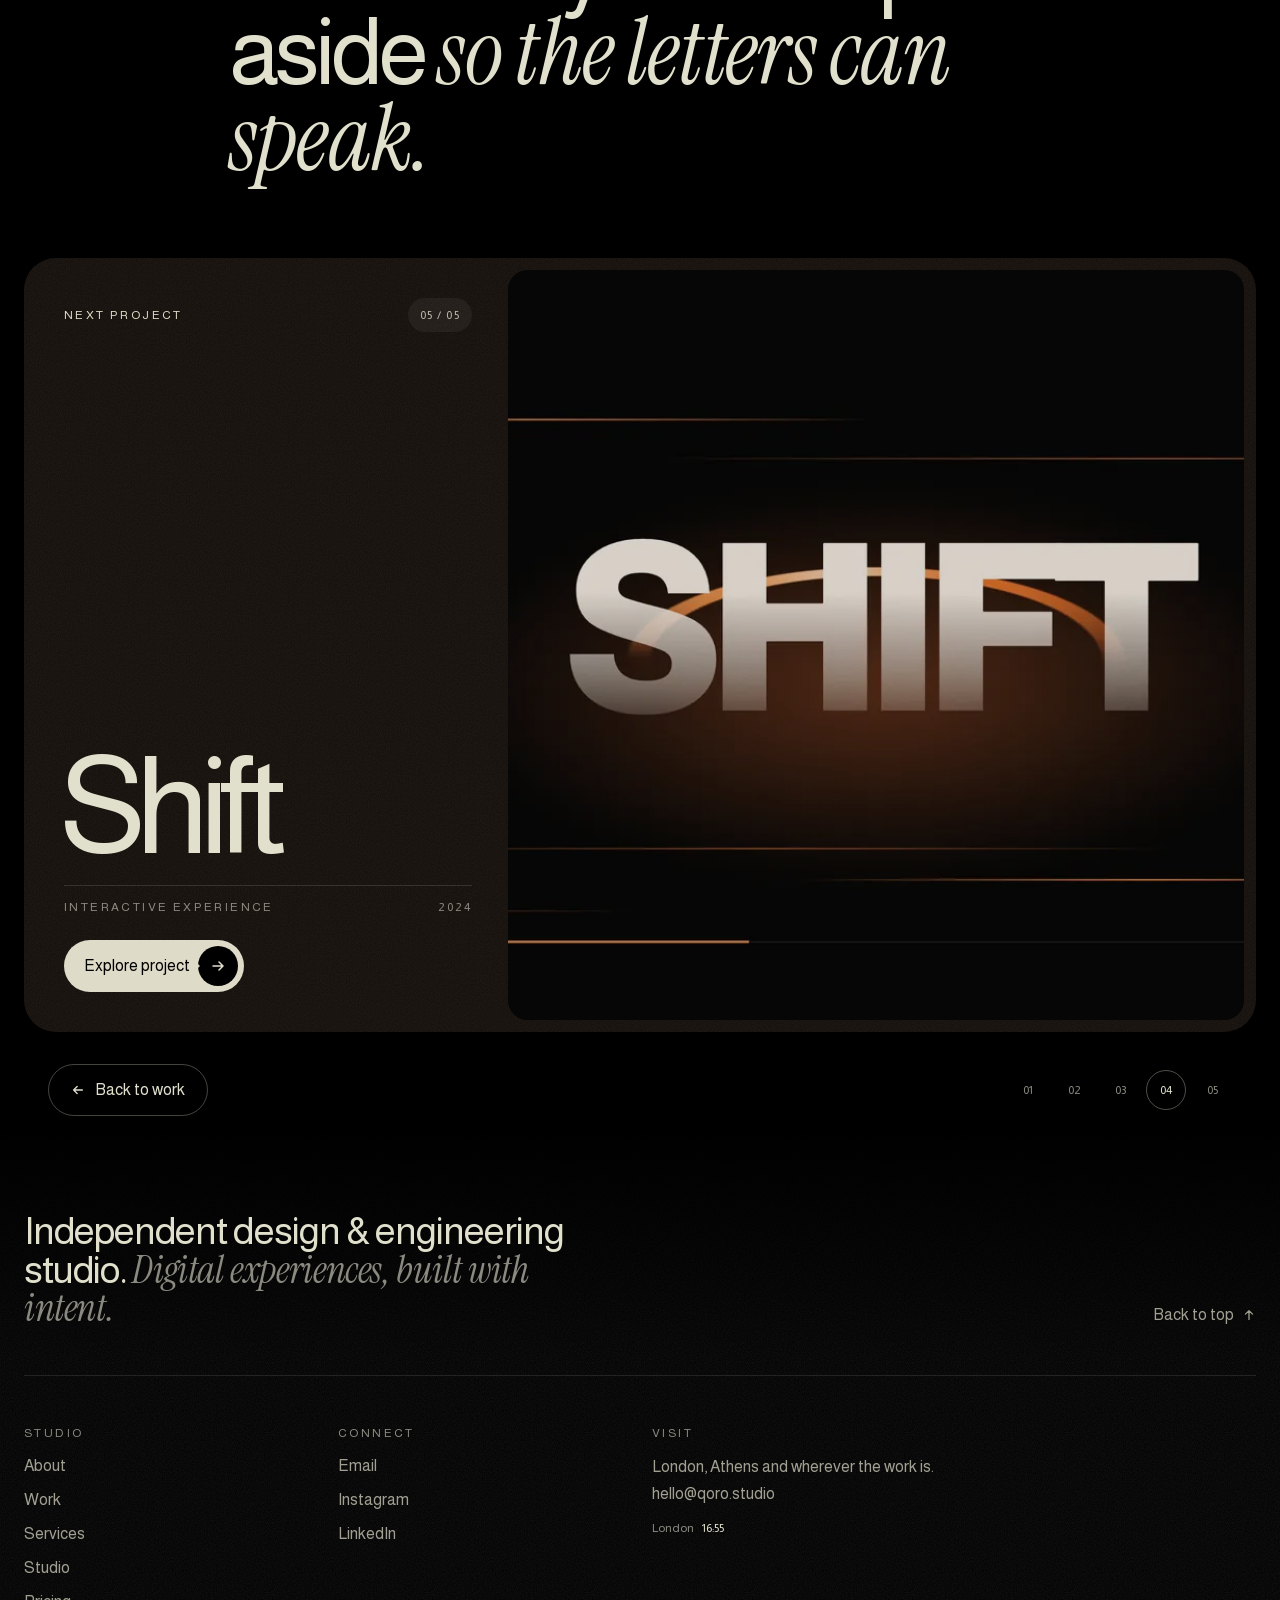
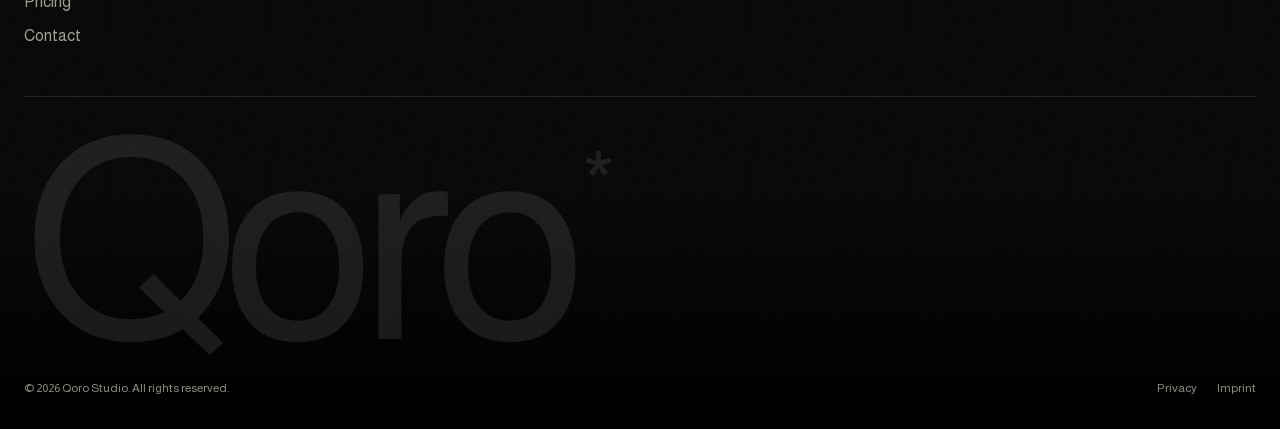
<file: work/mono.html>
<!doctype html>
<html lang="en">
<head>
  <meta charset="utf-8">
  <meta name="viewport" content="width=device-width, initial-scale=1, viewport-fit=cover">
  <title>Mono — Case study | Qoro</title>
  <meta name="description" content="Mono — a case study by Qoro, an independent design &amp; engineering studio.">
  <meta name="theme-color" content="#000000">
  <link rel="icon" href="data:image/svg+xml,%3Csvg xmlns='http://www.w3.org/2000/svg' viewBox='0 0 64 64'%3E%3Crect width='64' height='64' rx='16' fill='%23000'/%3E%3Ctext x='50%25' y='54%25' dominant-baseline='middle' text-anchor='middle' font-family='Helvetica,Arial' font-size='40' fill='%23e1e0cc'%3Eq%3C/text%3E%3C/svg%3E">
  <link rel="stylesheet" href="../style.css">
  <link rel="stylesheet" href="project.css">
  <script>document.documentElement.classList.add('js');</script>
</head>
<body data-case="mono">
  <div class="curtain" aria-hidden="true" data-curtain><span class="curtain__label"><span data-curtain-label></span></span></div>
  <script>try{var t=sessionStorage.getItem('qoro:transition');if(t!==null){sessionStorage.removeItem('qoro:transition');document.documentElement.classList.add('is-arriving');document.querySelector('[data-curtain-label]').textContent=t;}}catch(e){}</script>
  <a class="skip-link" href="#main">Skip to content</a>

  <!-- Rendered from work/data.js by work/project.js -->
  <div data-case-root>
    <noscript><p style="padding:40px;color:#e1e0cc">This case study needs JavaScript. <a href="../index.html#work" style="text-decoration:underline">Back to work</a></p></noscript>
  </div>

  <script src="data.js" defer></script>
  <script src="project.js" defer></script>
  <script src="../script.js" defer></script>
</body>
</html>
</file>
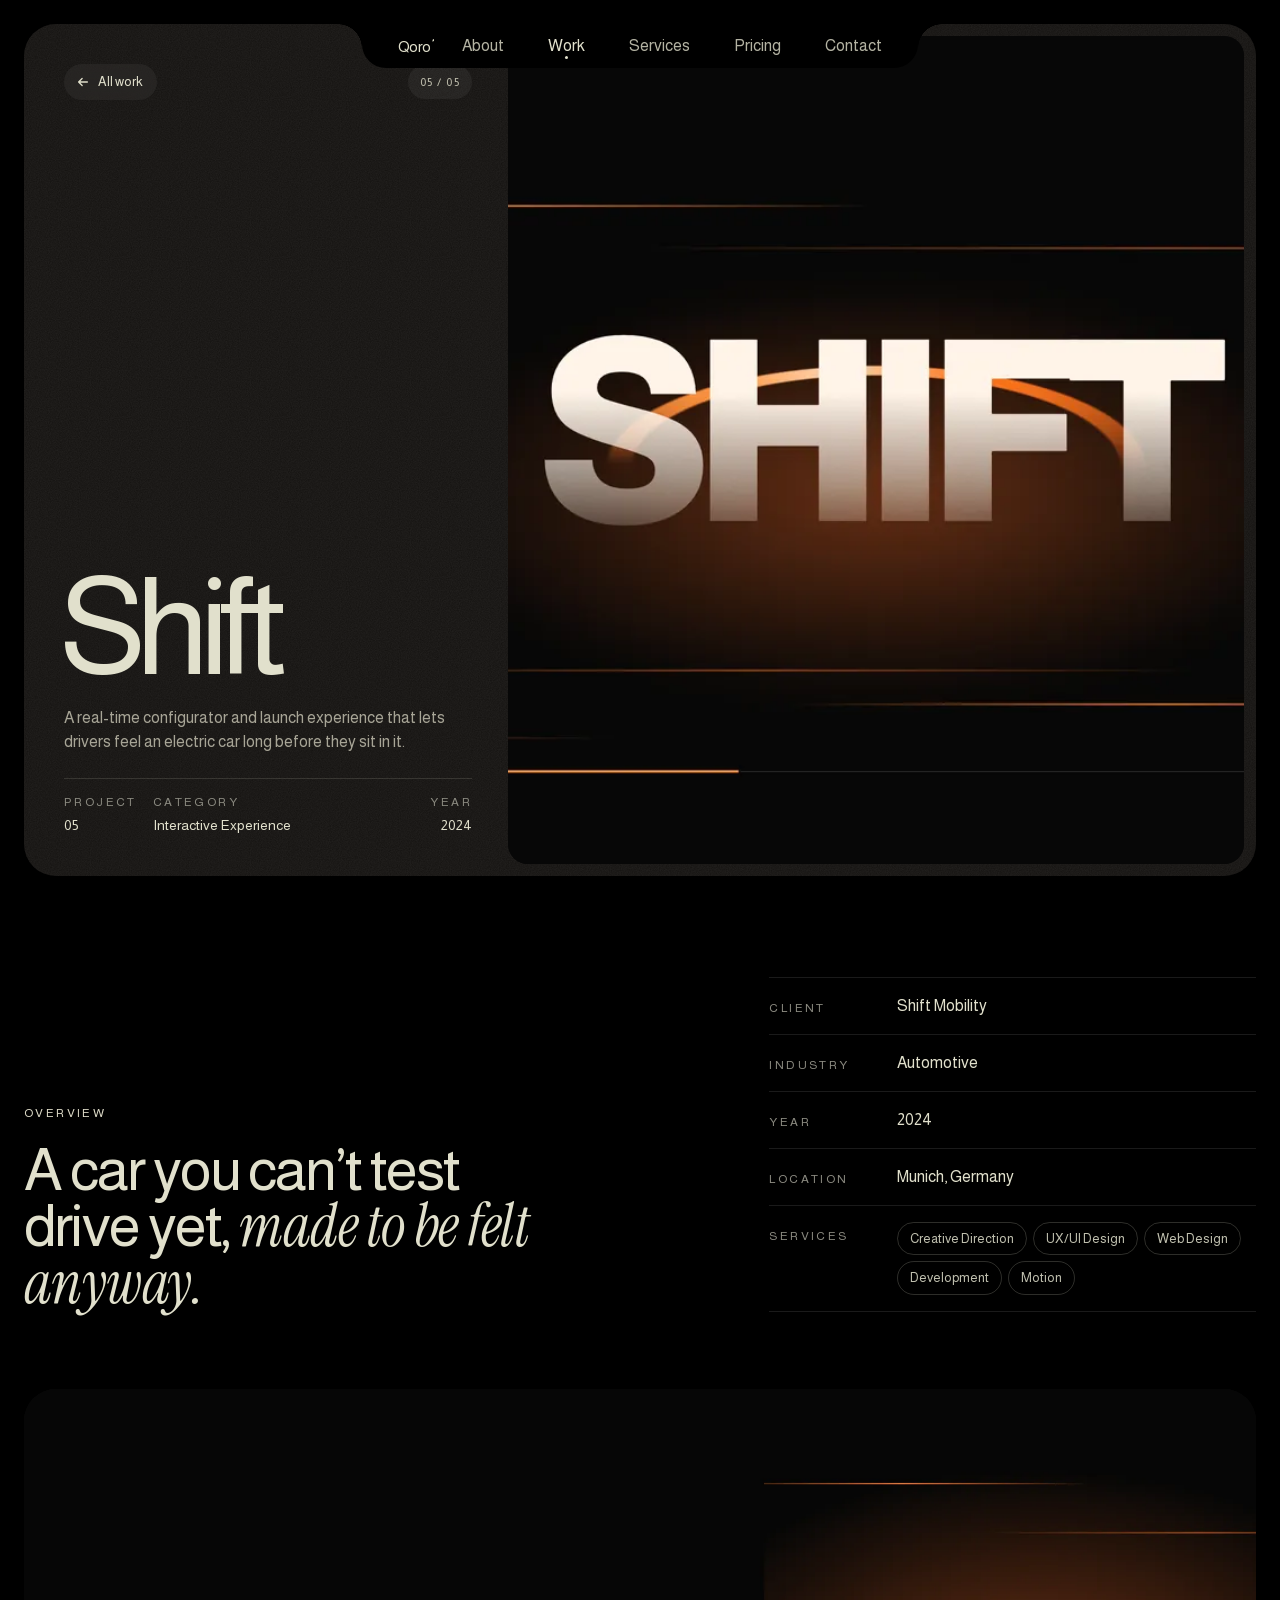
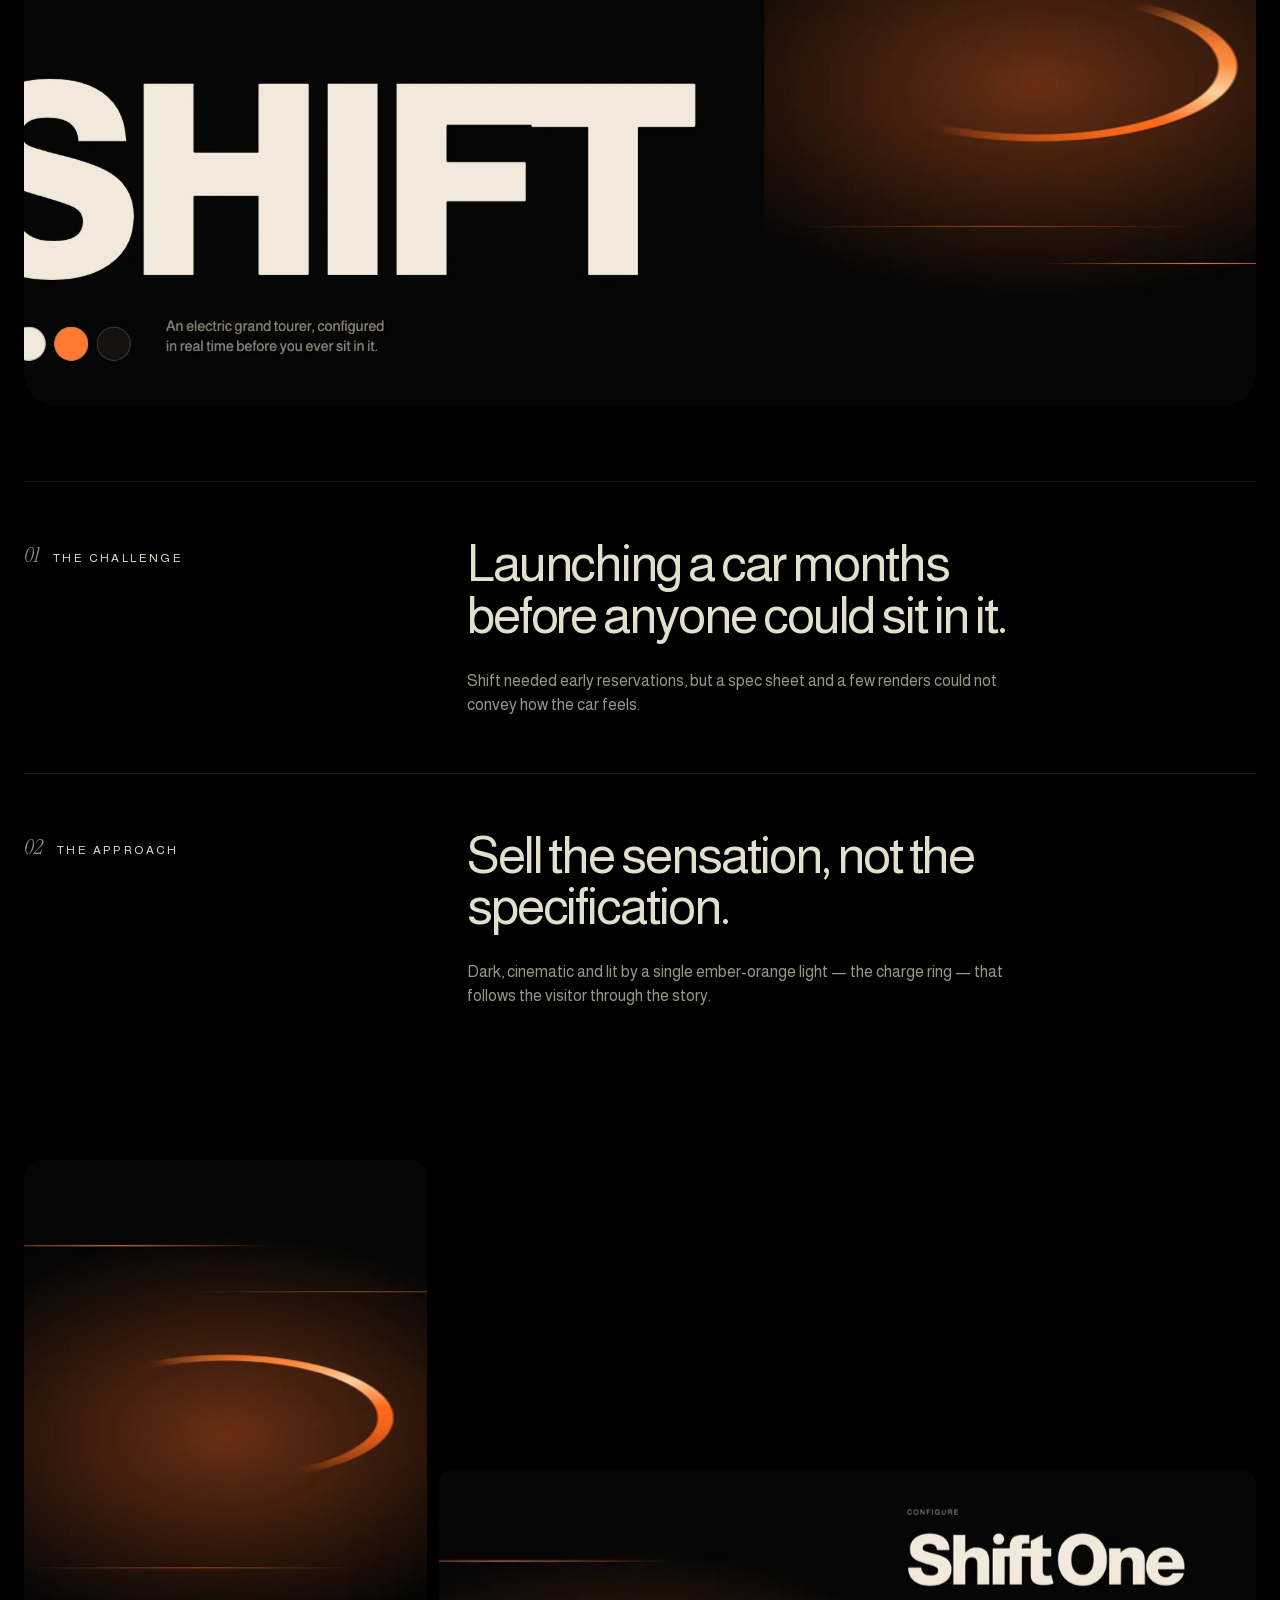
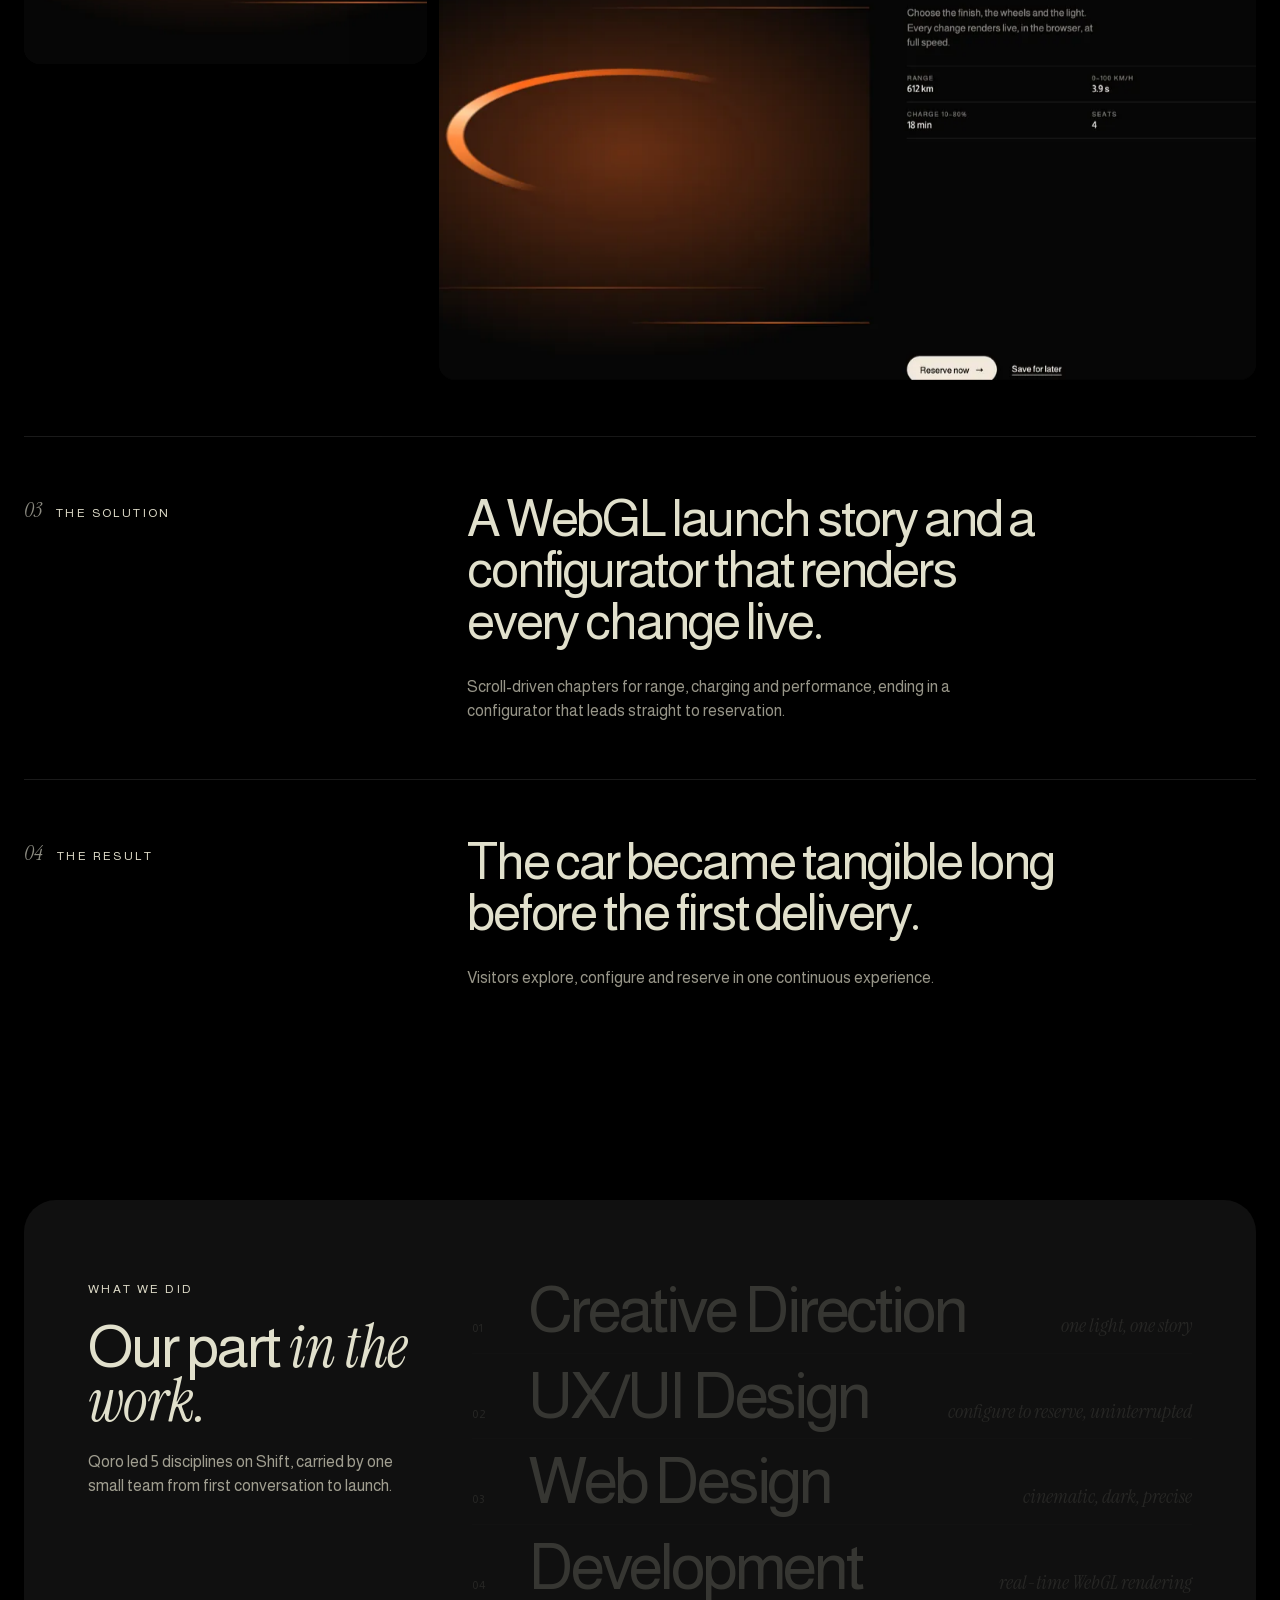
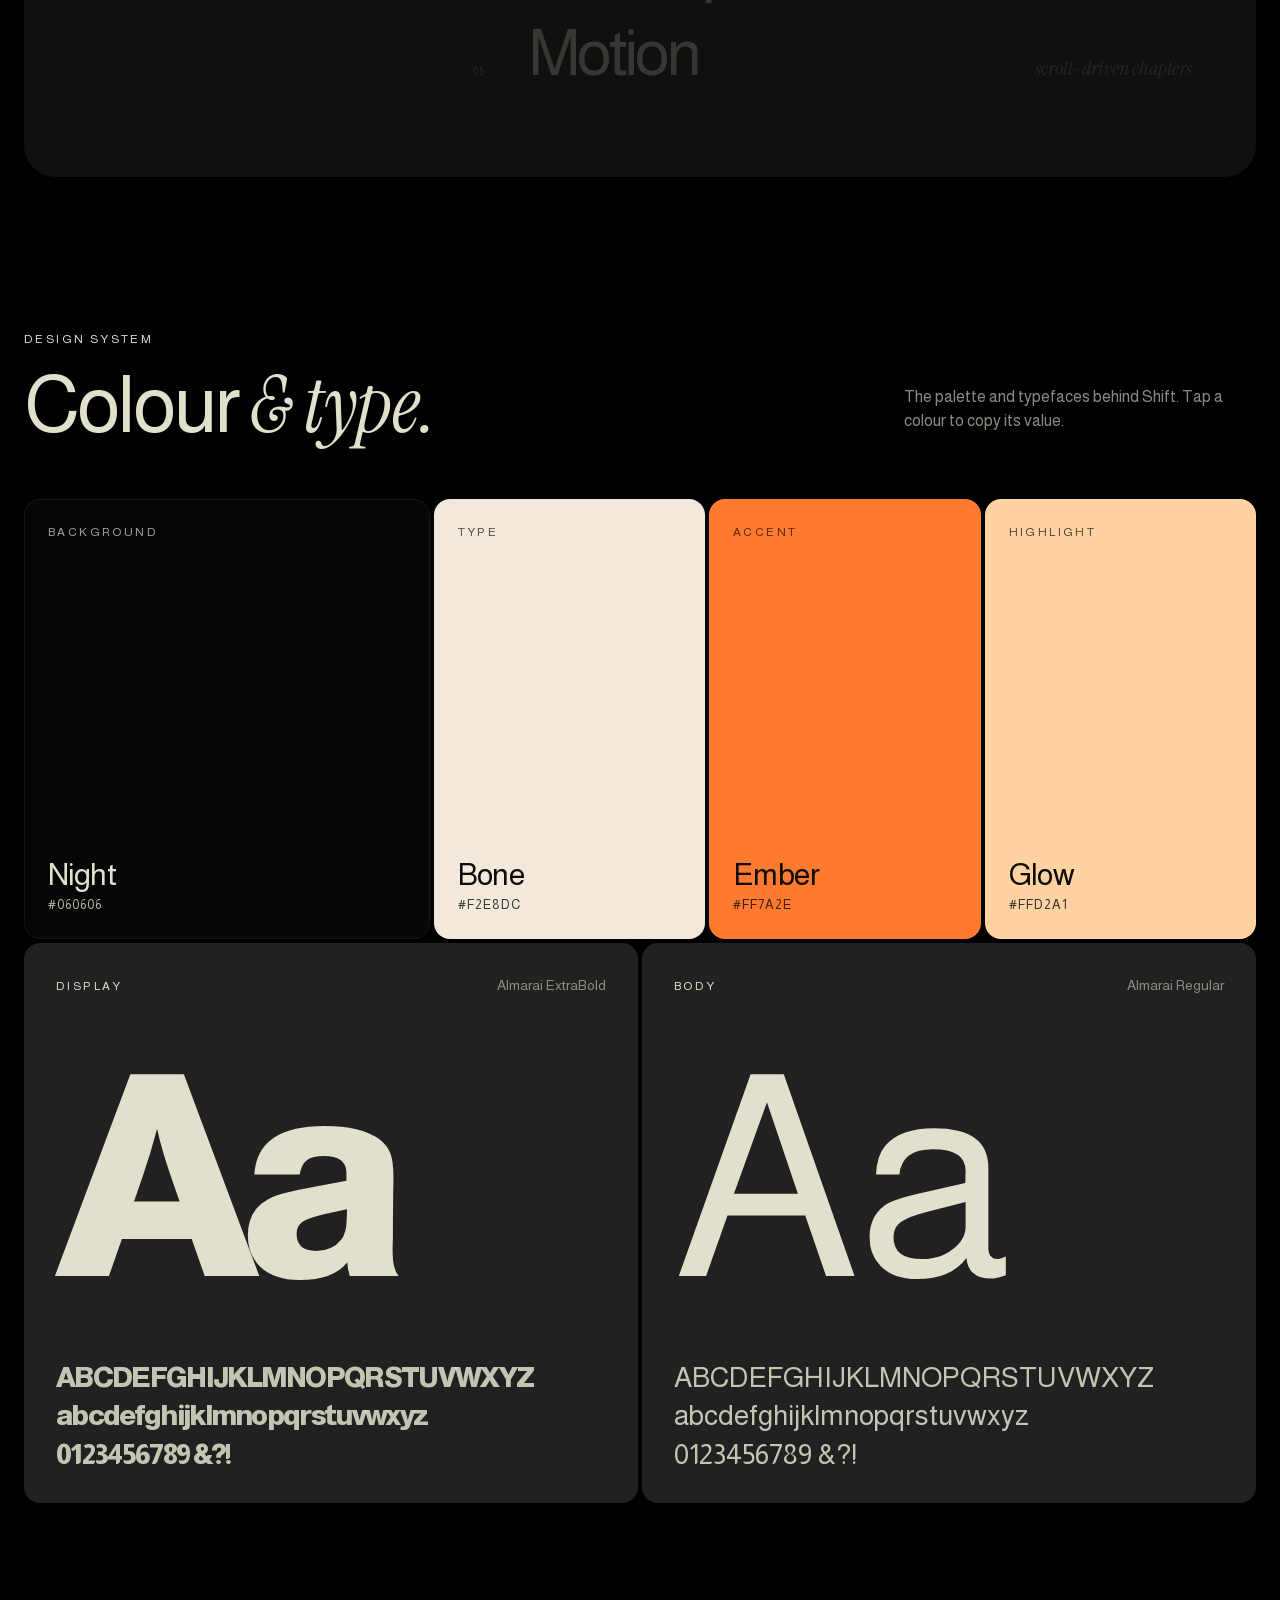
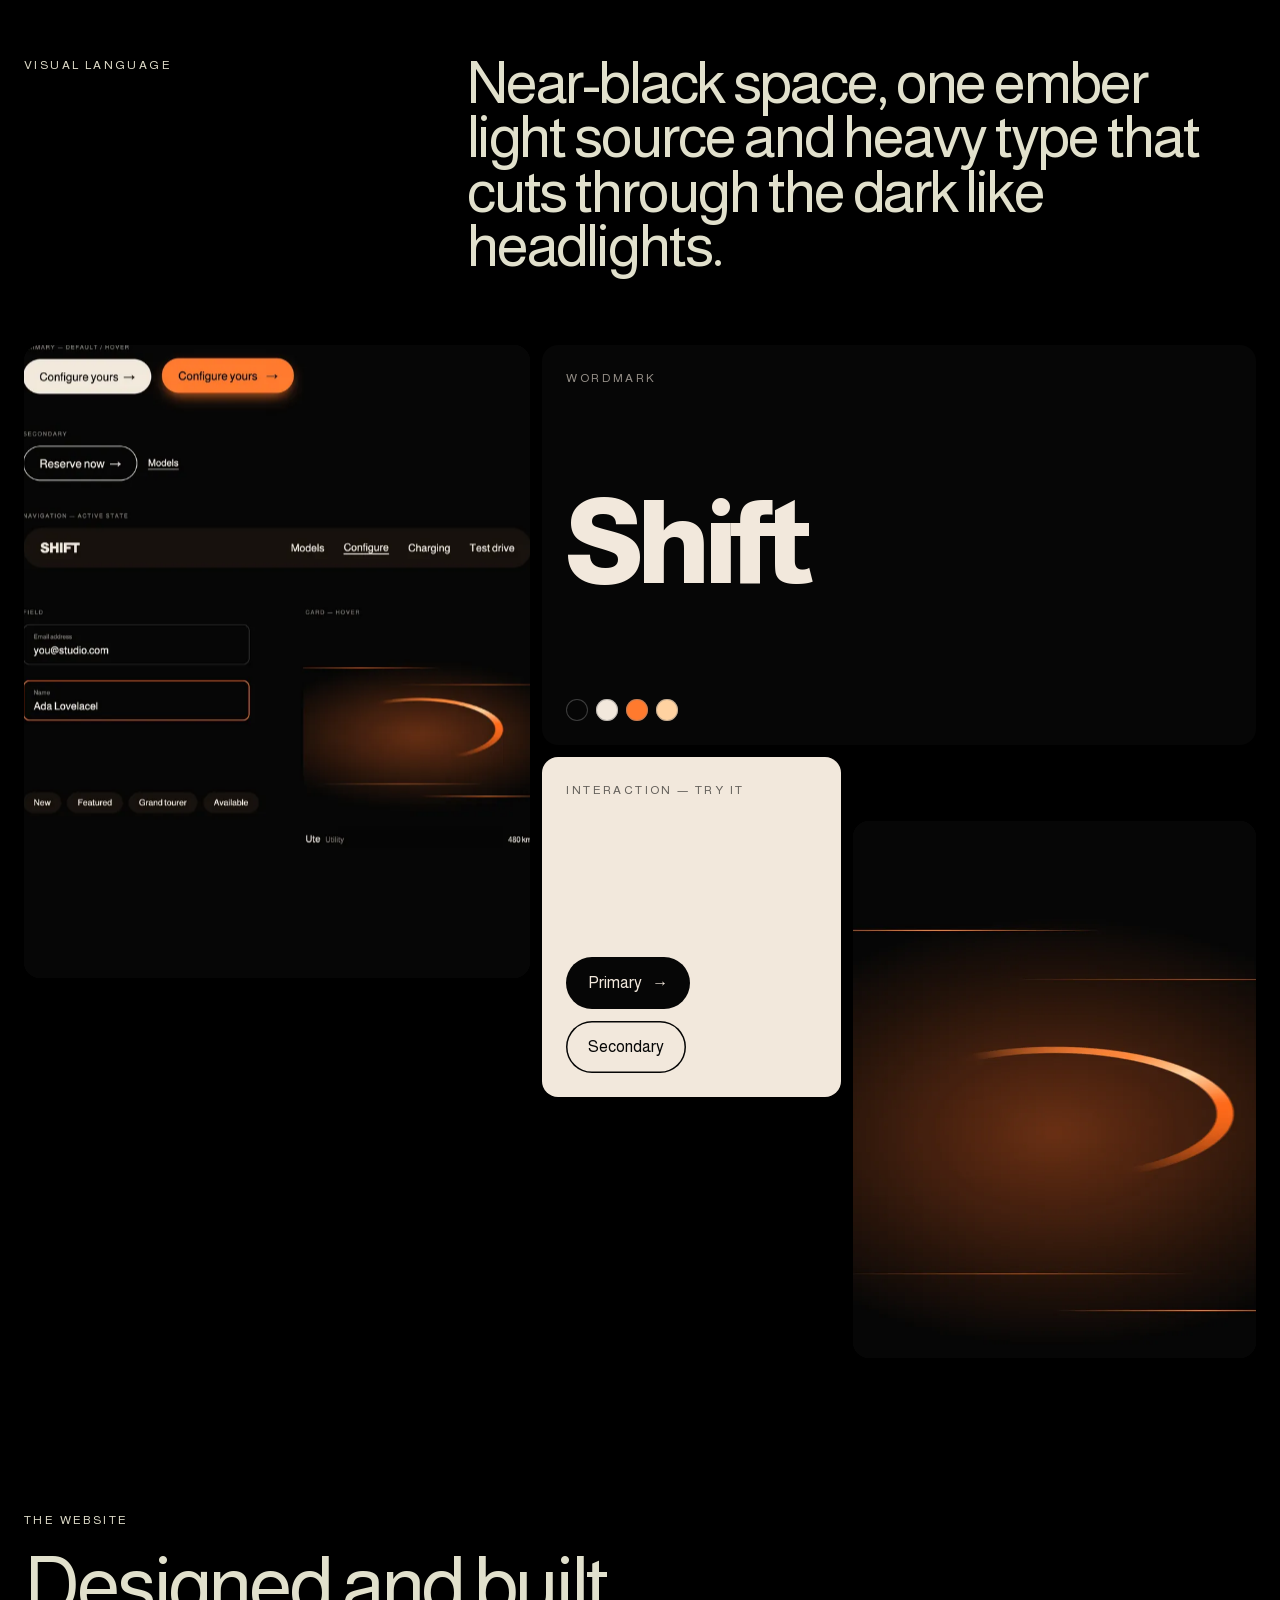
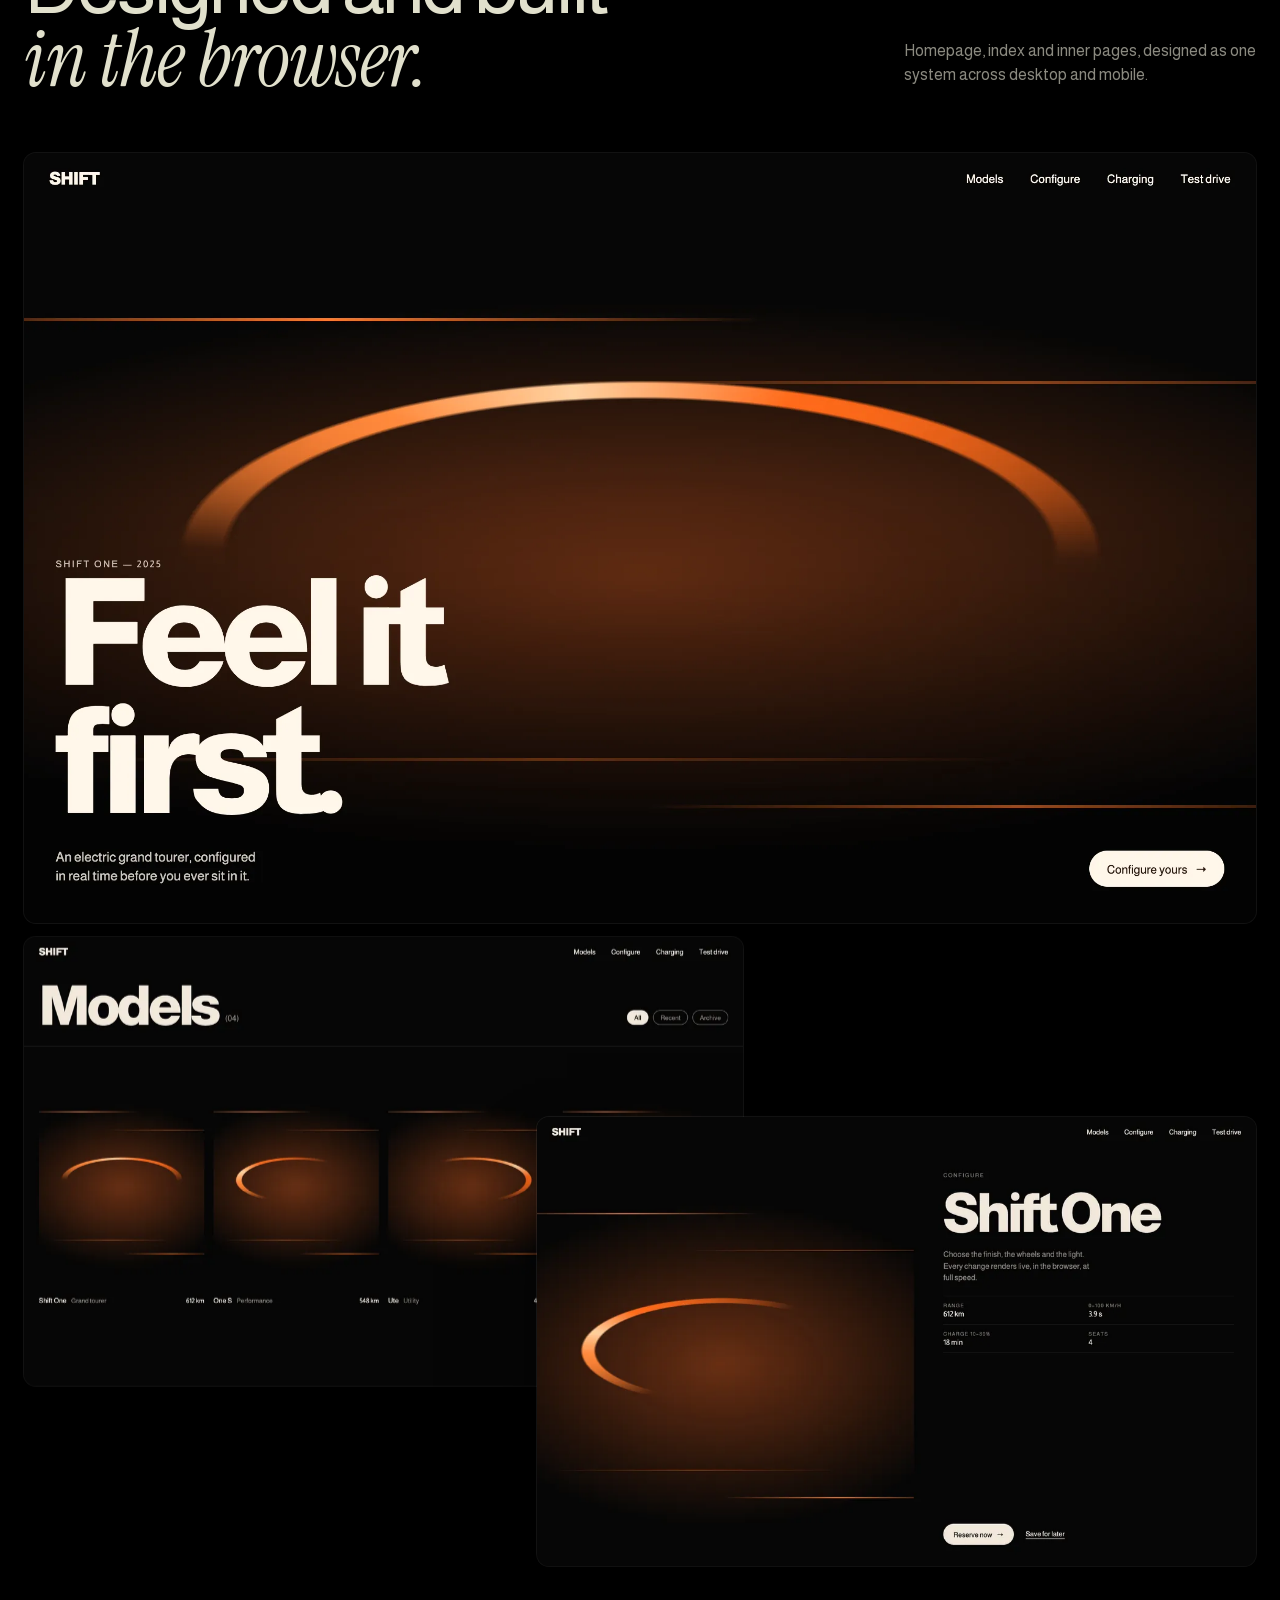
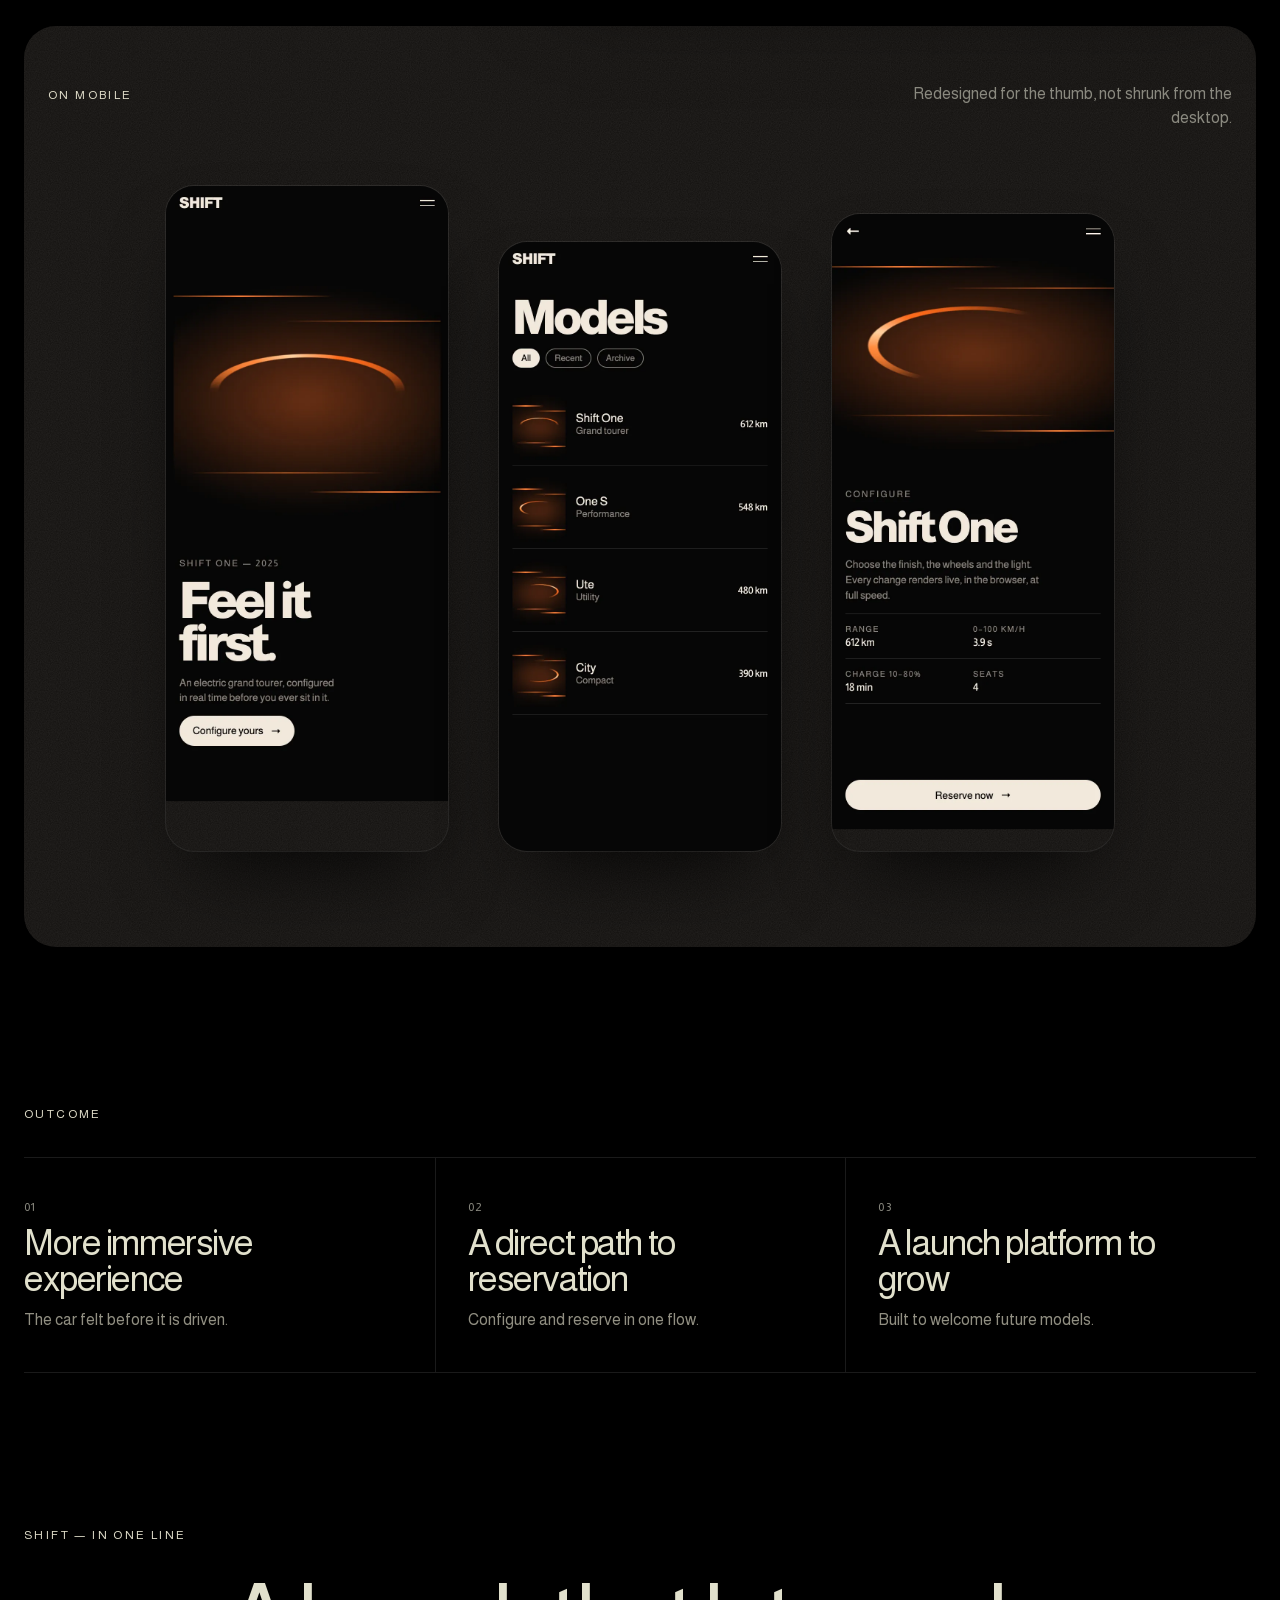
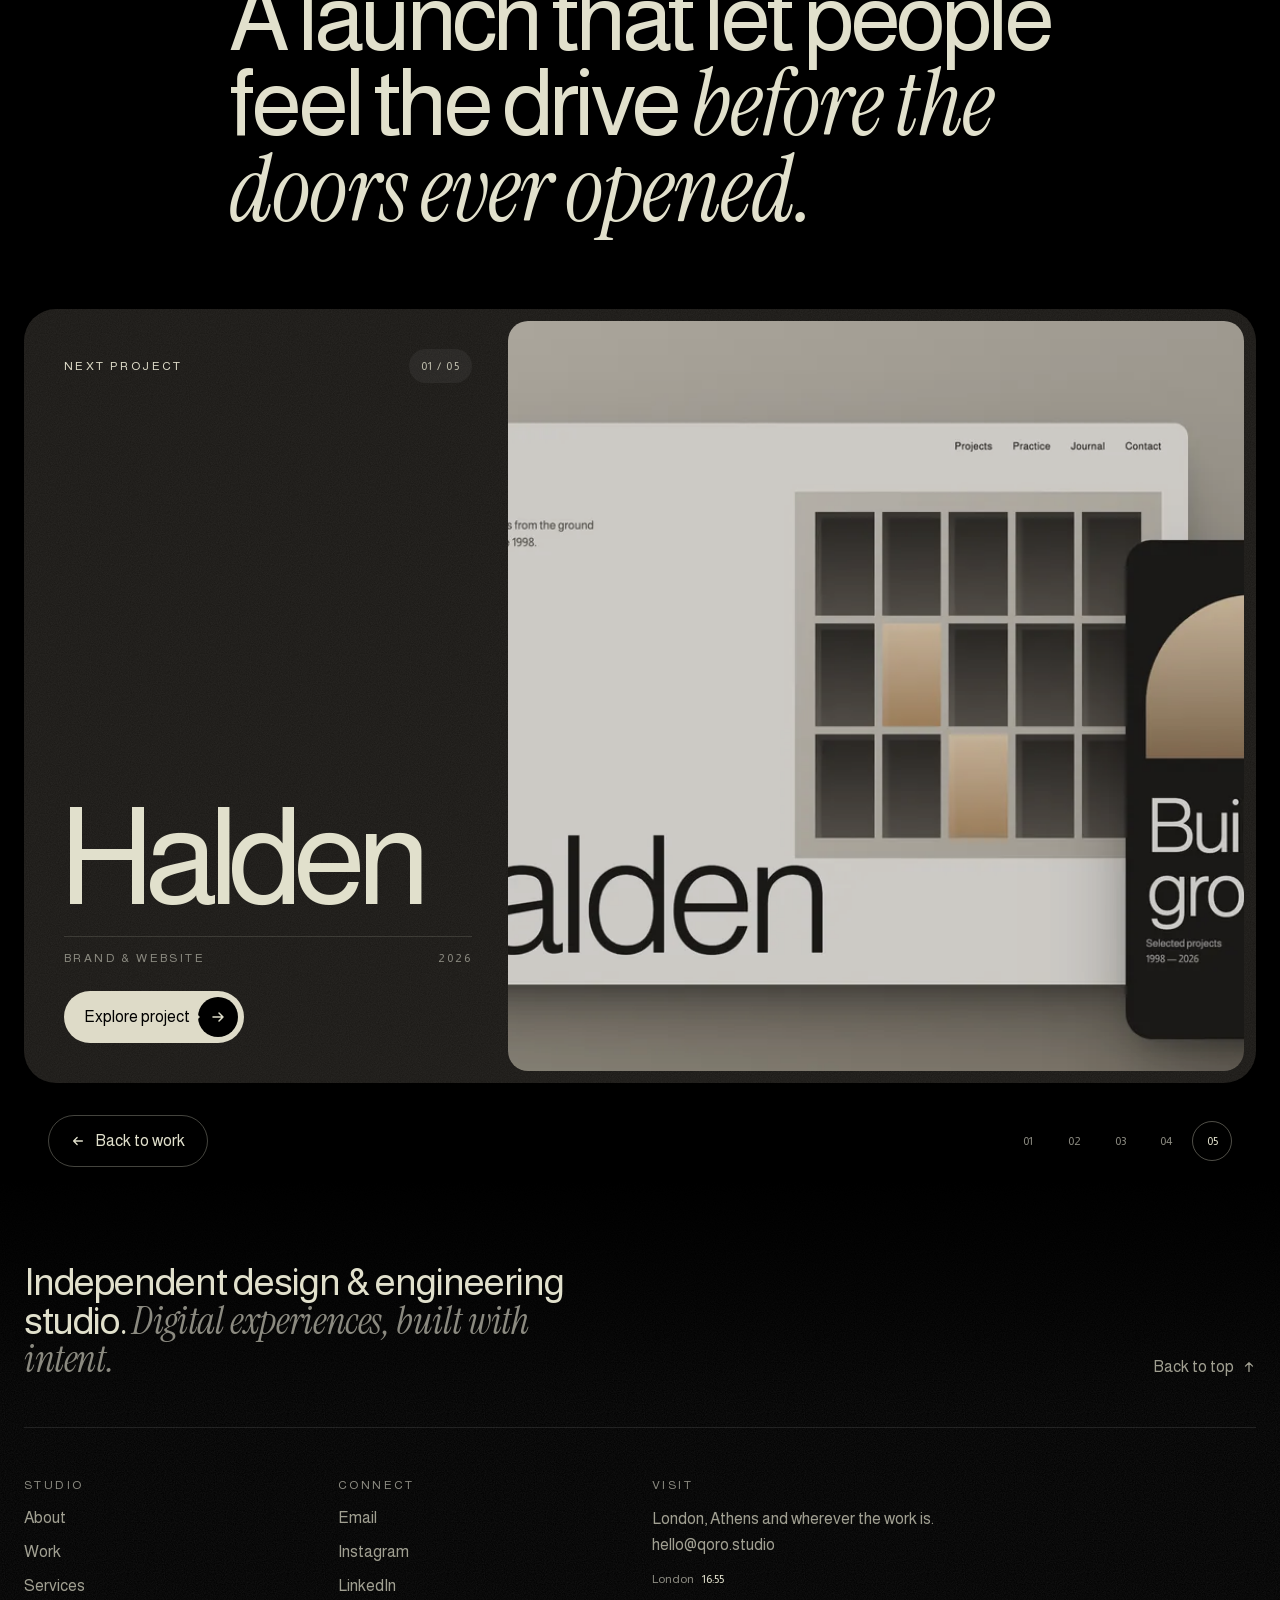
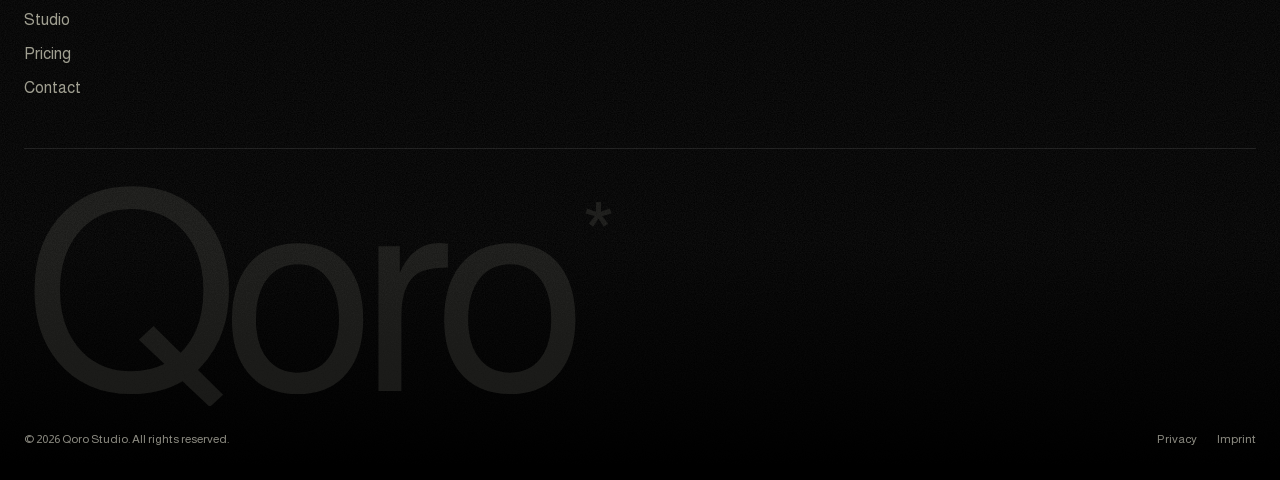
<file: work/shift.html>
<!doctype html>
<html lang="en">
<head>
  <meta charset="utf-8">
  <meta name="viewport" content="width=device-width, initial-scale=1, viewport-fit=cover">
  <title>Shift — Case study | Qoro</title>
  <meta name="description" content="Shift — a case study by Qoro, an independent design &amp; engineering studio.">
  <meta name="theme-color" content="#000000">
  <link rel="icon" href="data:image/svg+xml,%3Csvg xmlns='http://www.w3.org/2000/svg' viewBox='0 0 64 64'%3E%3Crect width='64' height='64' rx='16' fill='%23000'/%3E%3Ctext x='50%25' y='54%25' dominant-baseline='middle' text-anchor='middle' font-family='Helvetica,Arial' font-size='40' fill='%23e1e0cc'%3Eq%3C/text%3E%3C/svg%3E">
  <link rel="stylesheet" href="../style.css">
  <link rel="stylesheet" href="project.css">
  <script>document.documentElement.classList.add('js');</script>
</head>
<body data-case="shift">
  <div class="curtain" aria-hidden="true" data-curtain><span class="curtain__label"><span data-curtain-label></span></span></div>
  <script>try{var t=sessionStorage.getItem('qoro:transition');if(t!==null){sessionStorage.removeItem('qoro:transition');document.documentElement.classList.add('is-arriving');document.querySelector('[data-curtain-label]').textContent=t;}}catch(e){}</script>
  <a class="skip-link" href="#main">Skip to content</a>

  <!-- Rendered from work/data.js by work/project.js -->
  <div data-case-root>
    <noscript><p style="padding:40px;color:#e1e0cc">This case study needs JavaScript. <a href="../index.html#work" style="text-decoration:underline">Back to work</a></p></noscript>
  </div>

  <script src="data.js" defer></script>
  <script src="project.js" defer></script>
  <script src="../script.js" defer></script>
</body>
</html>
</file>
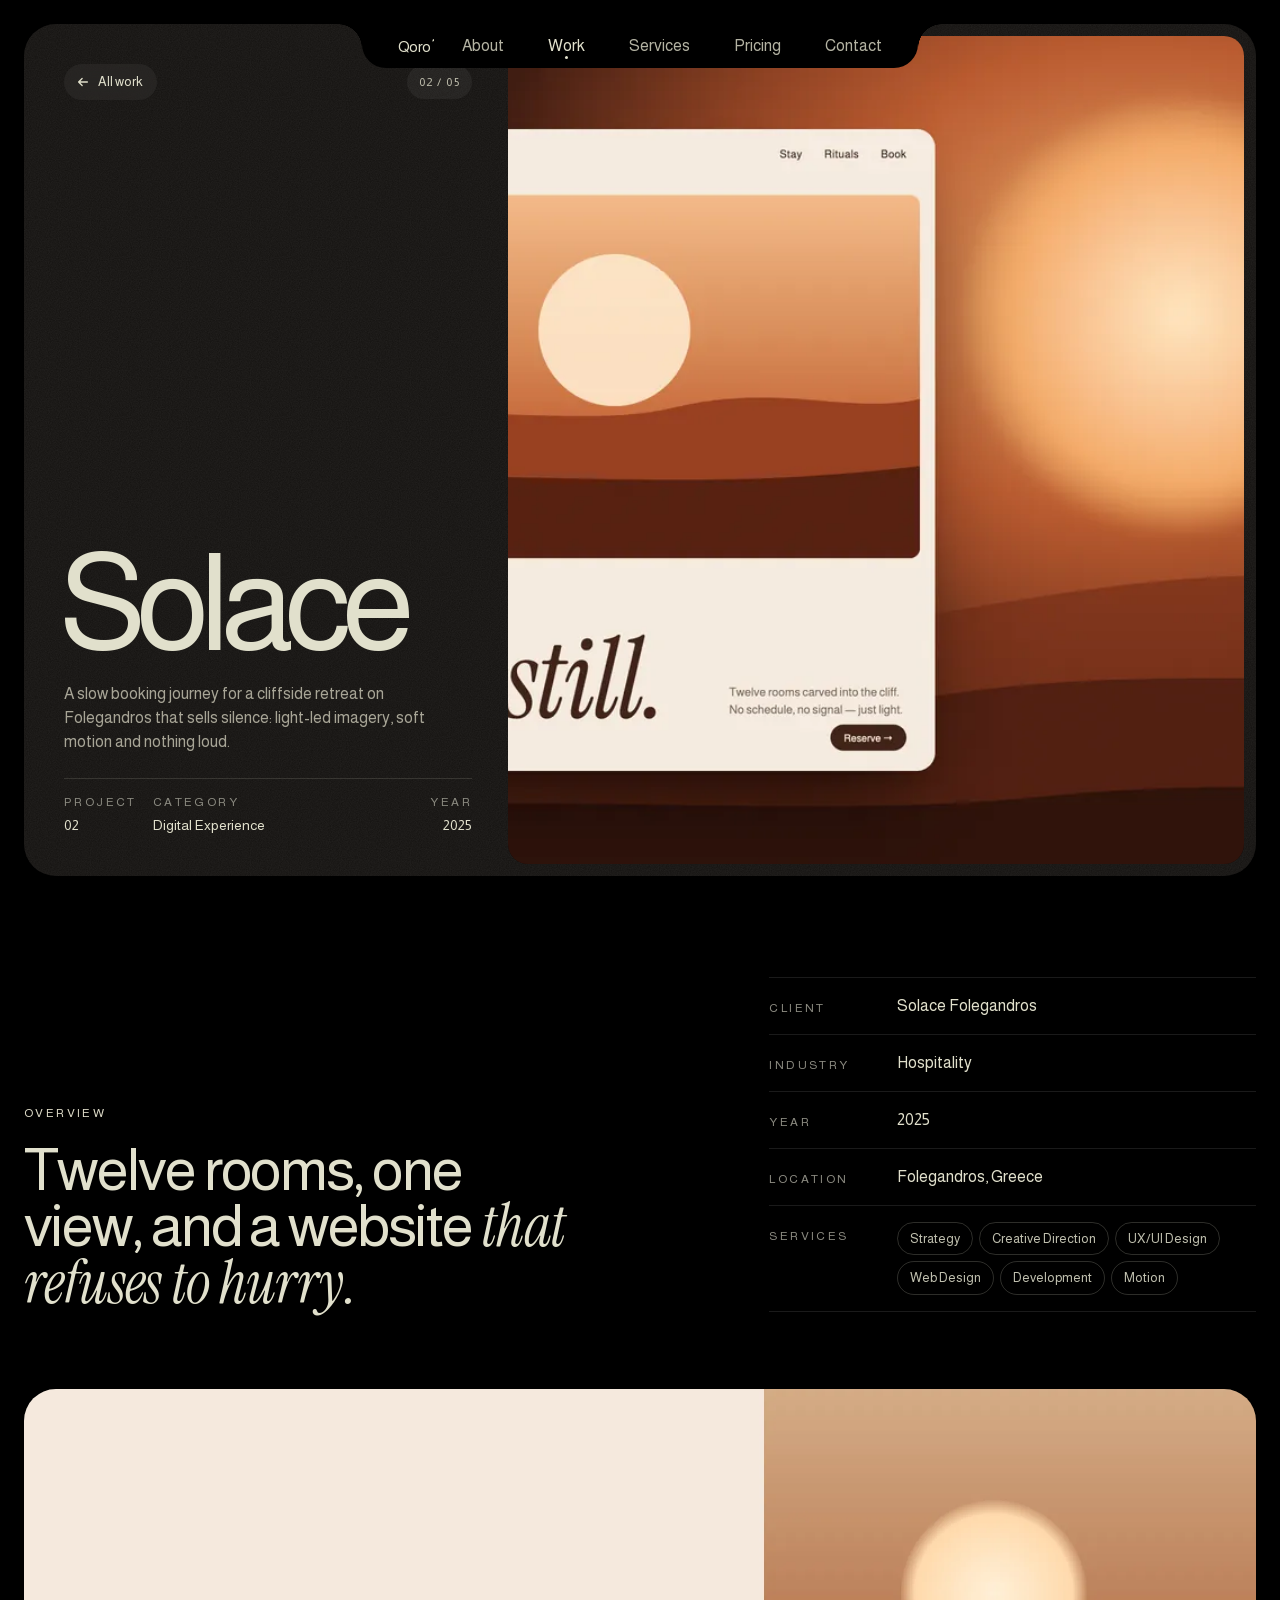
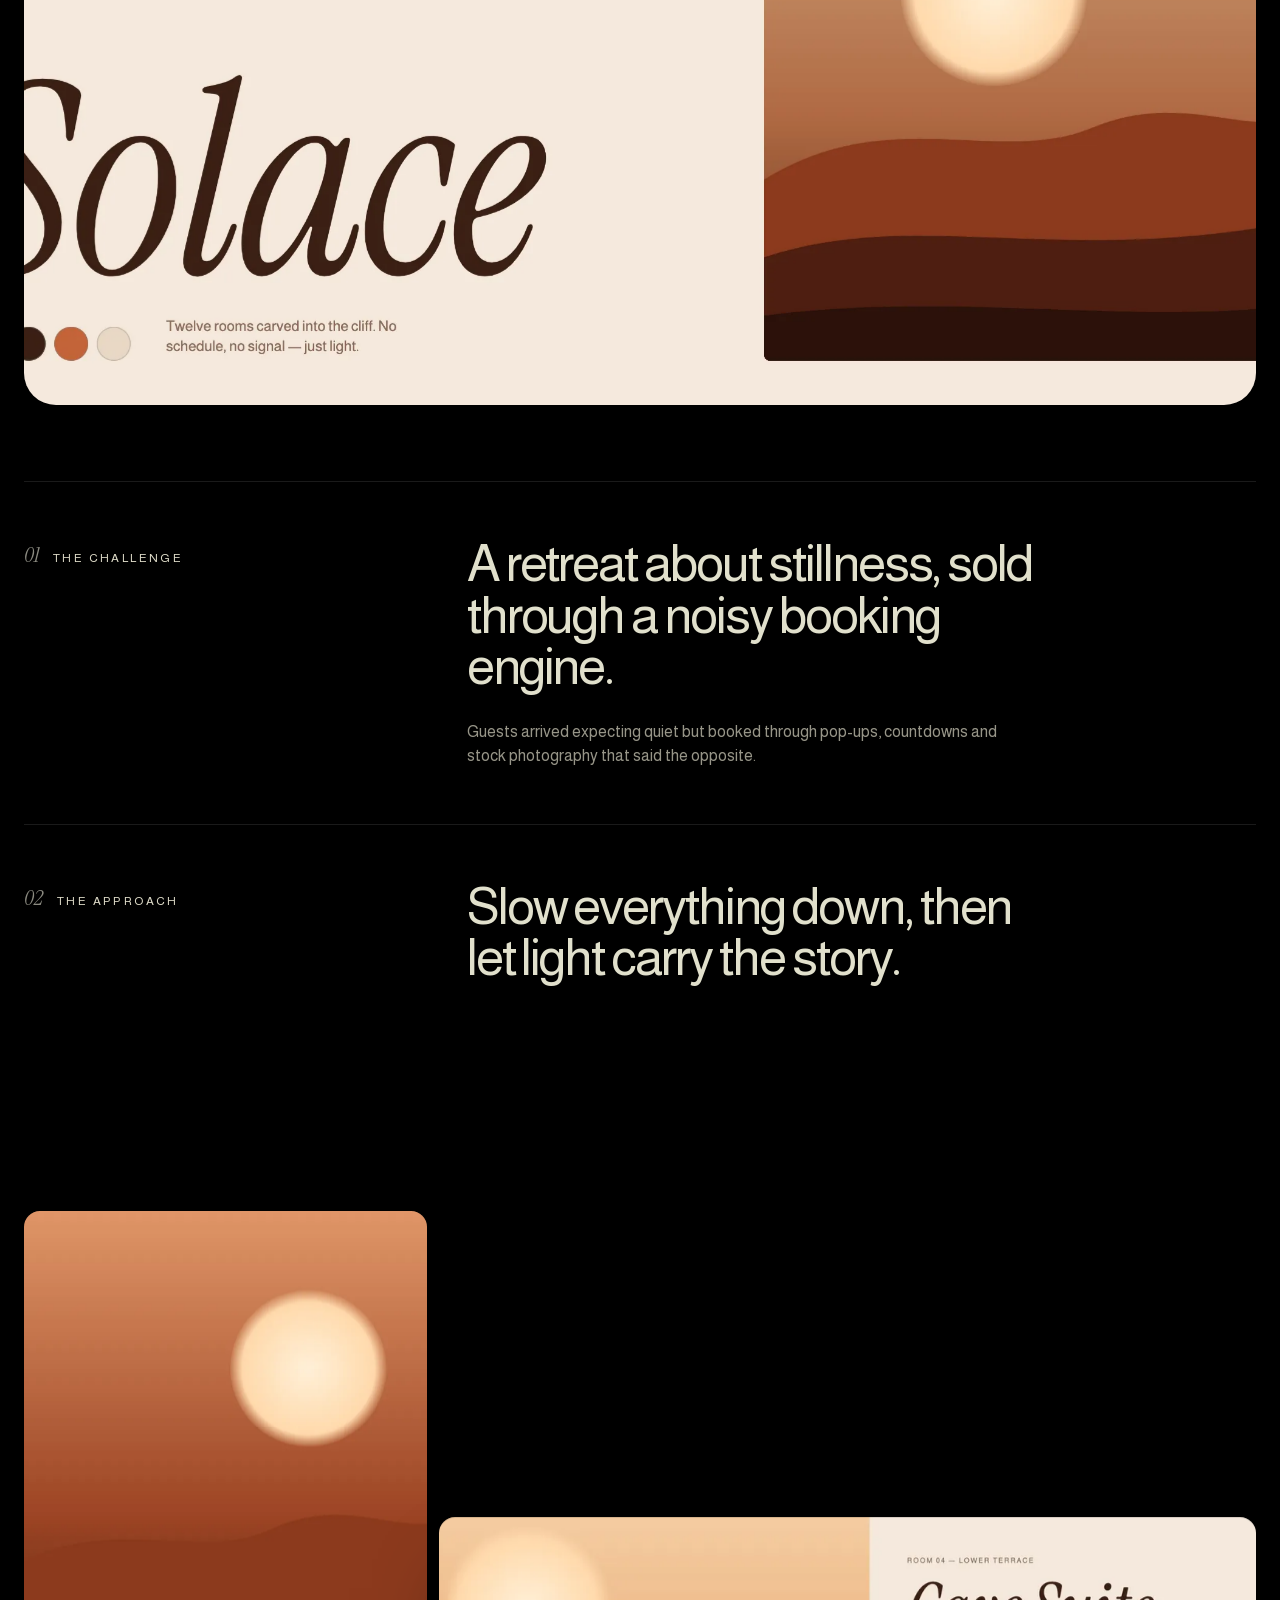
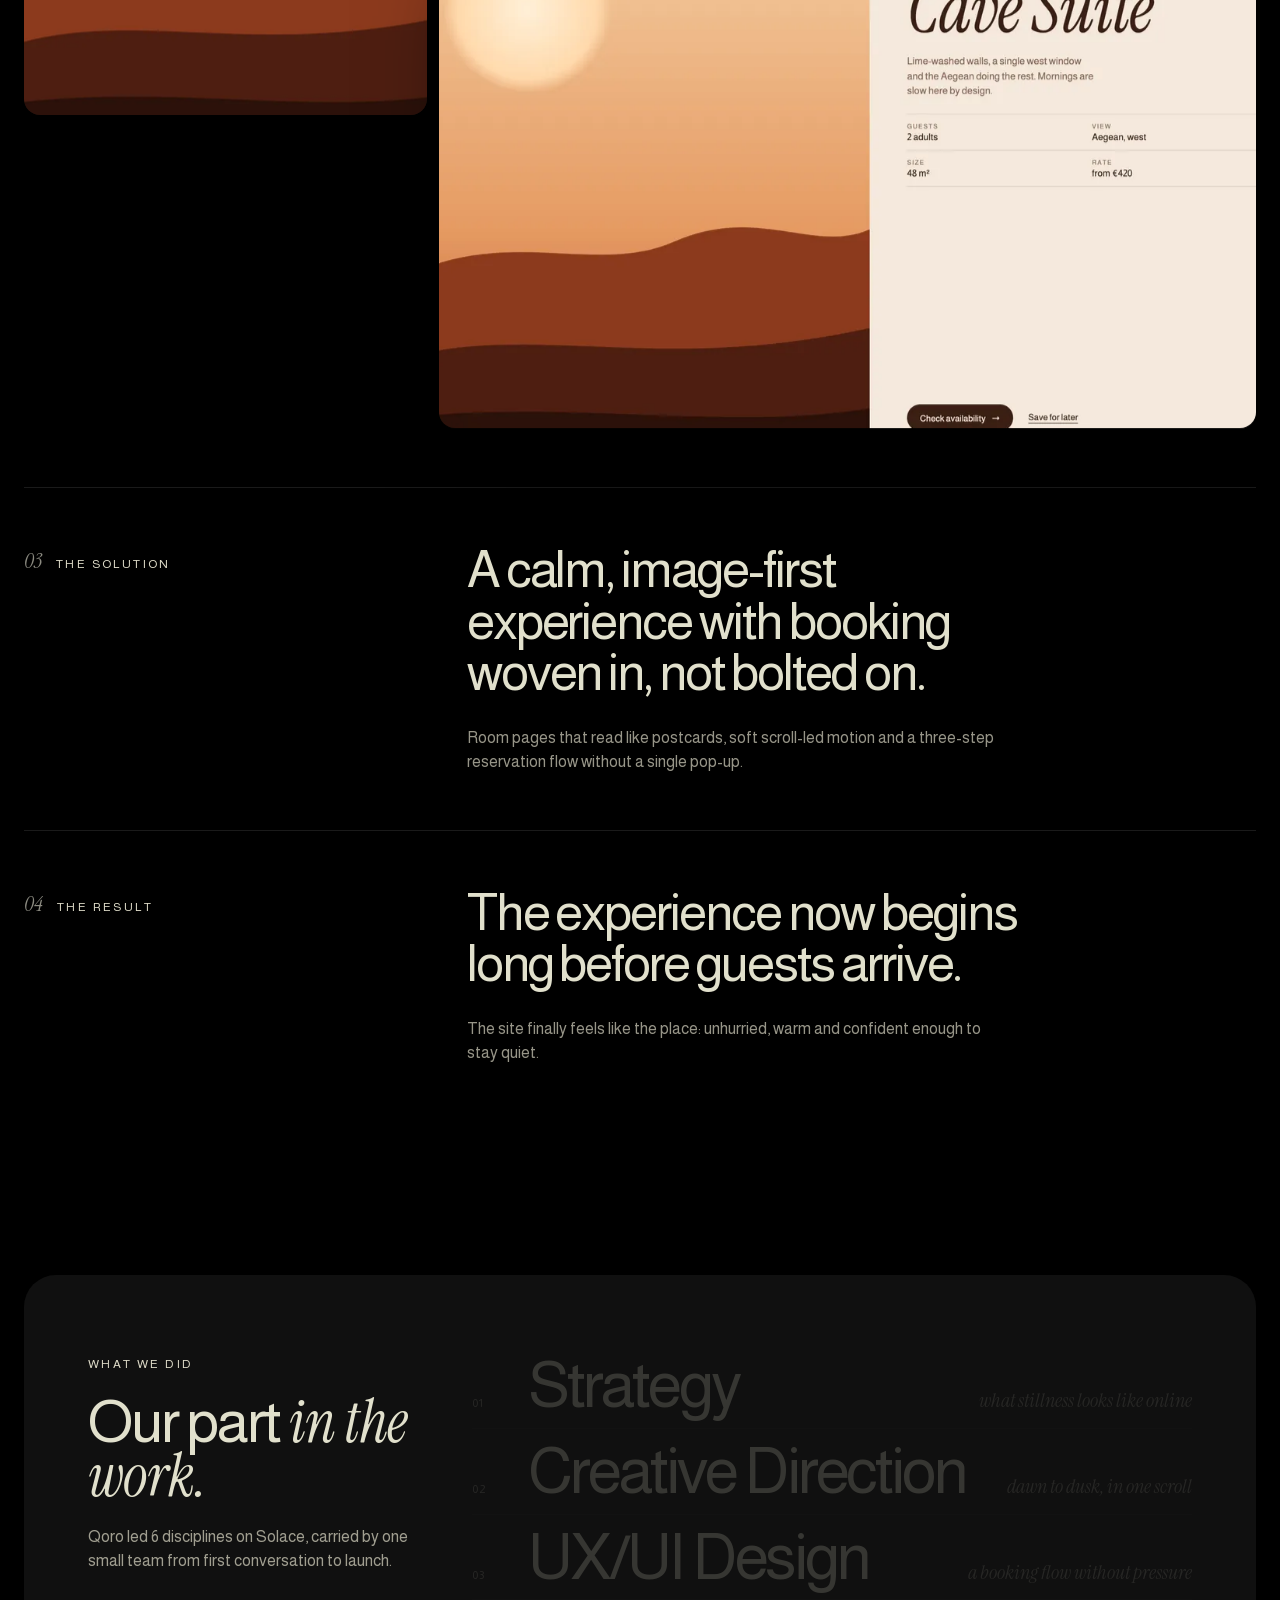
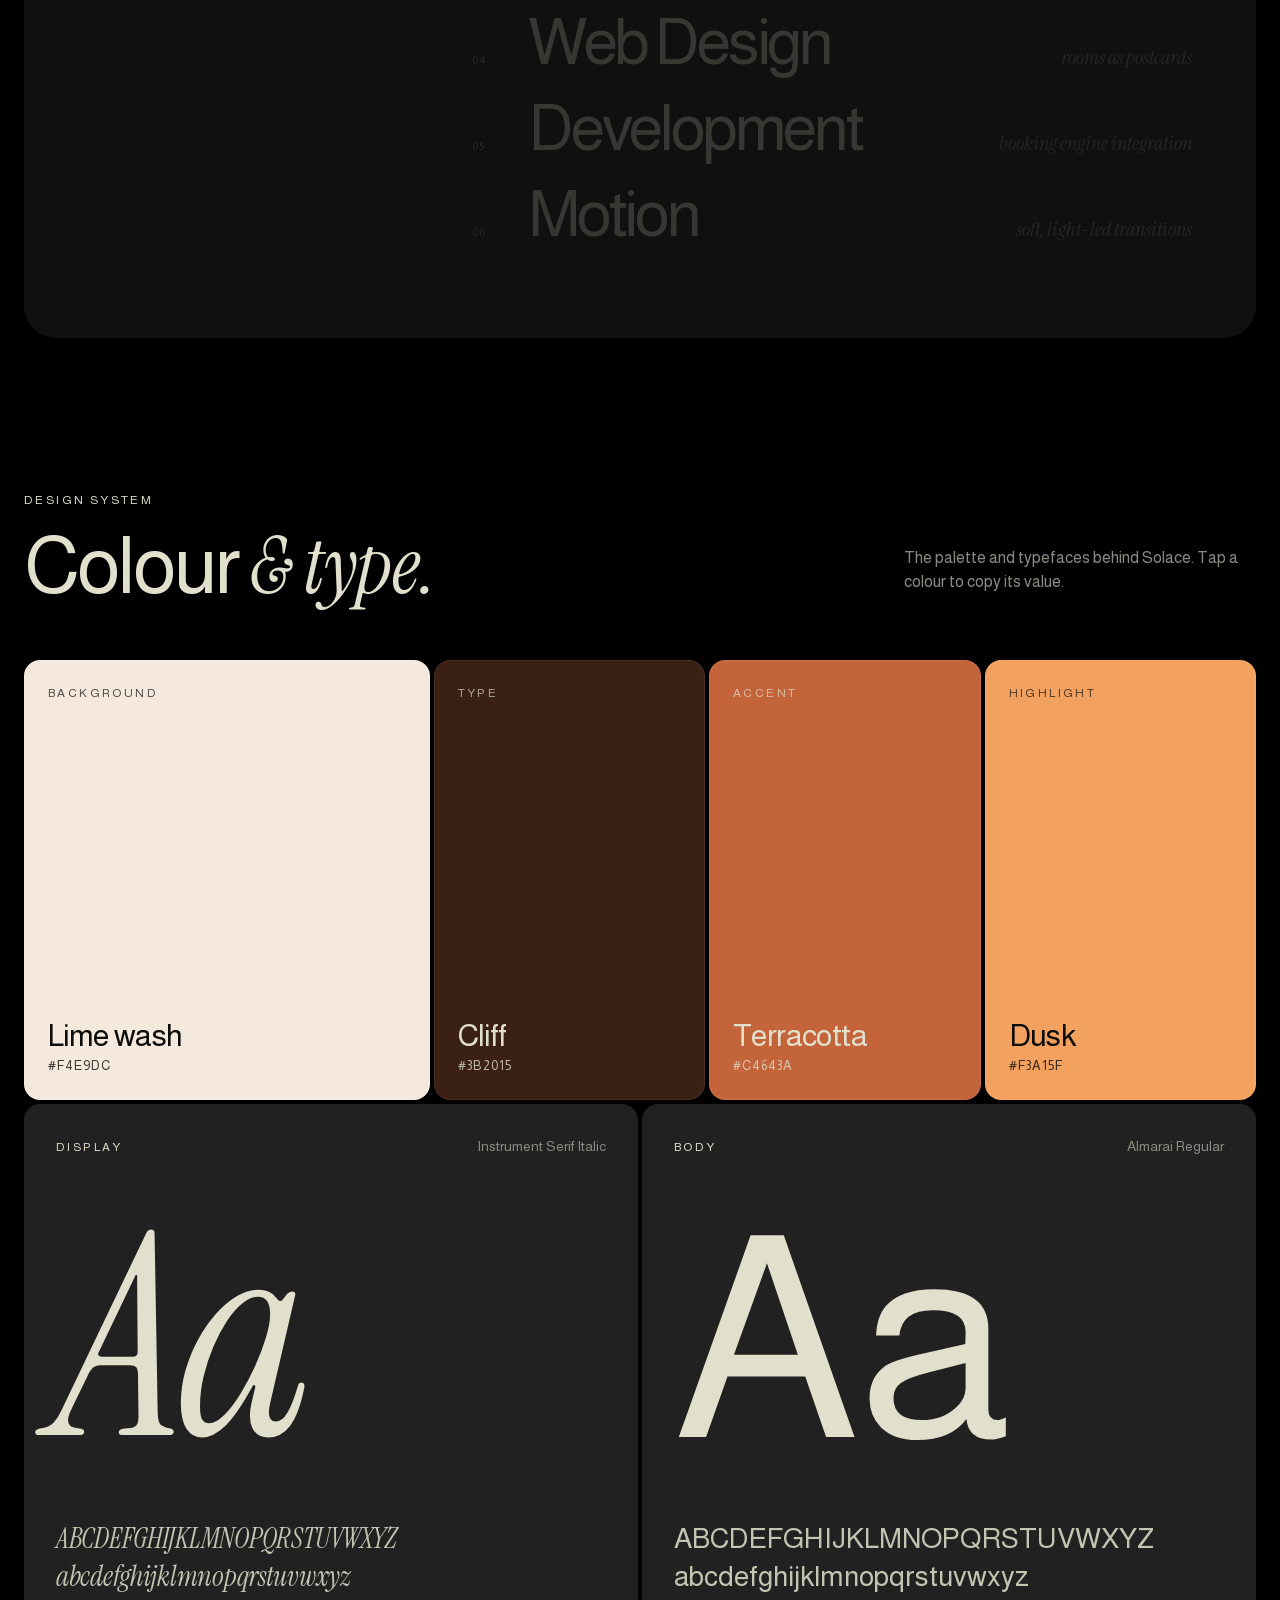
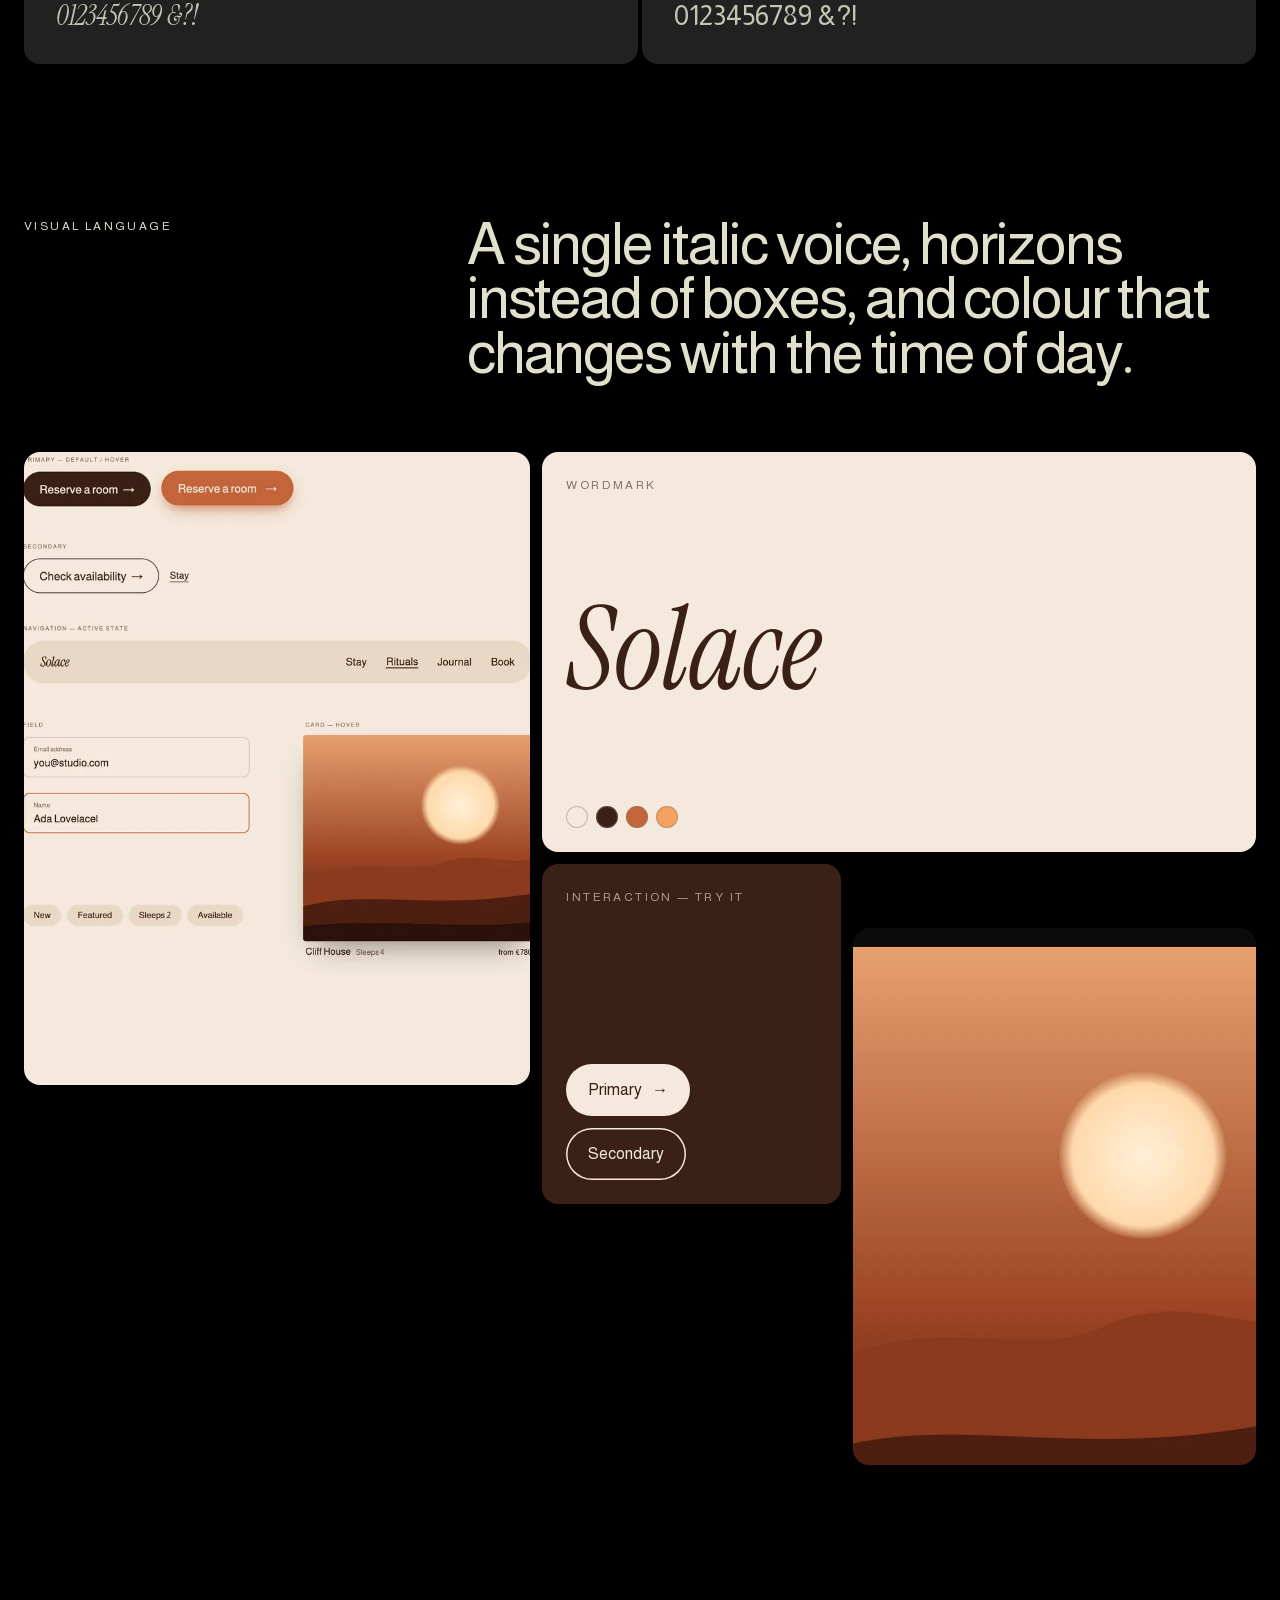
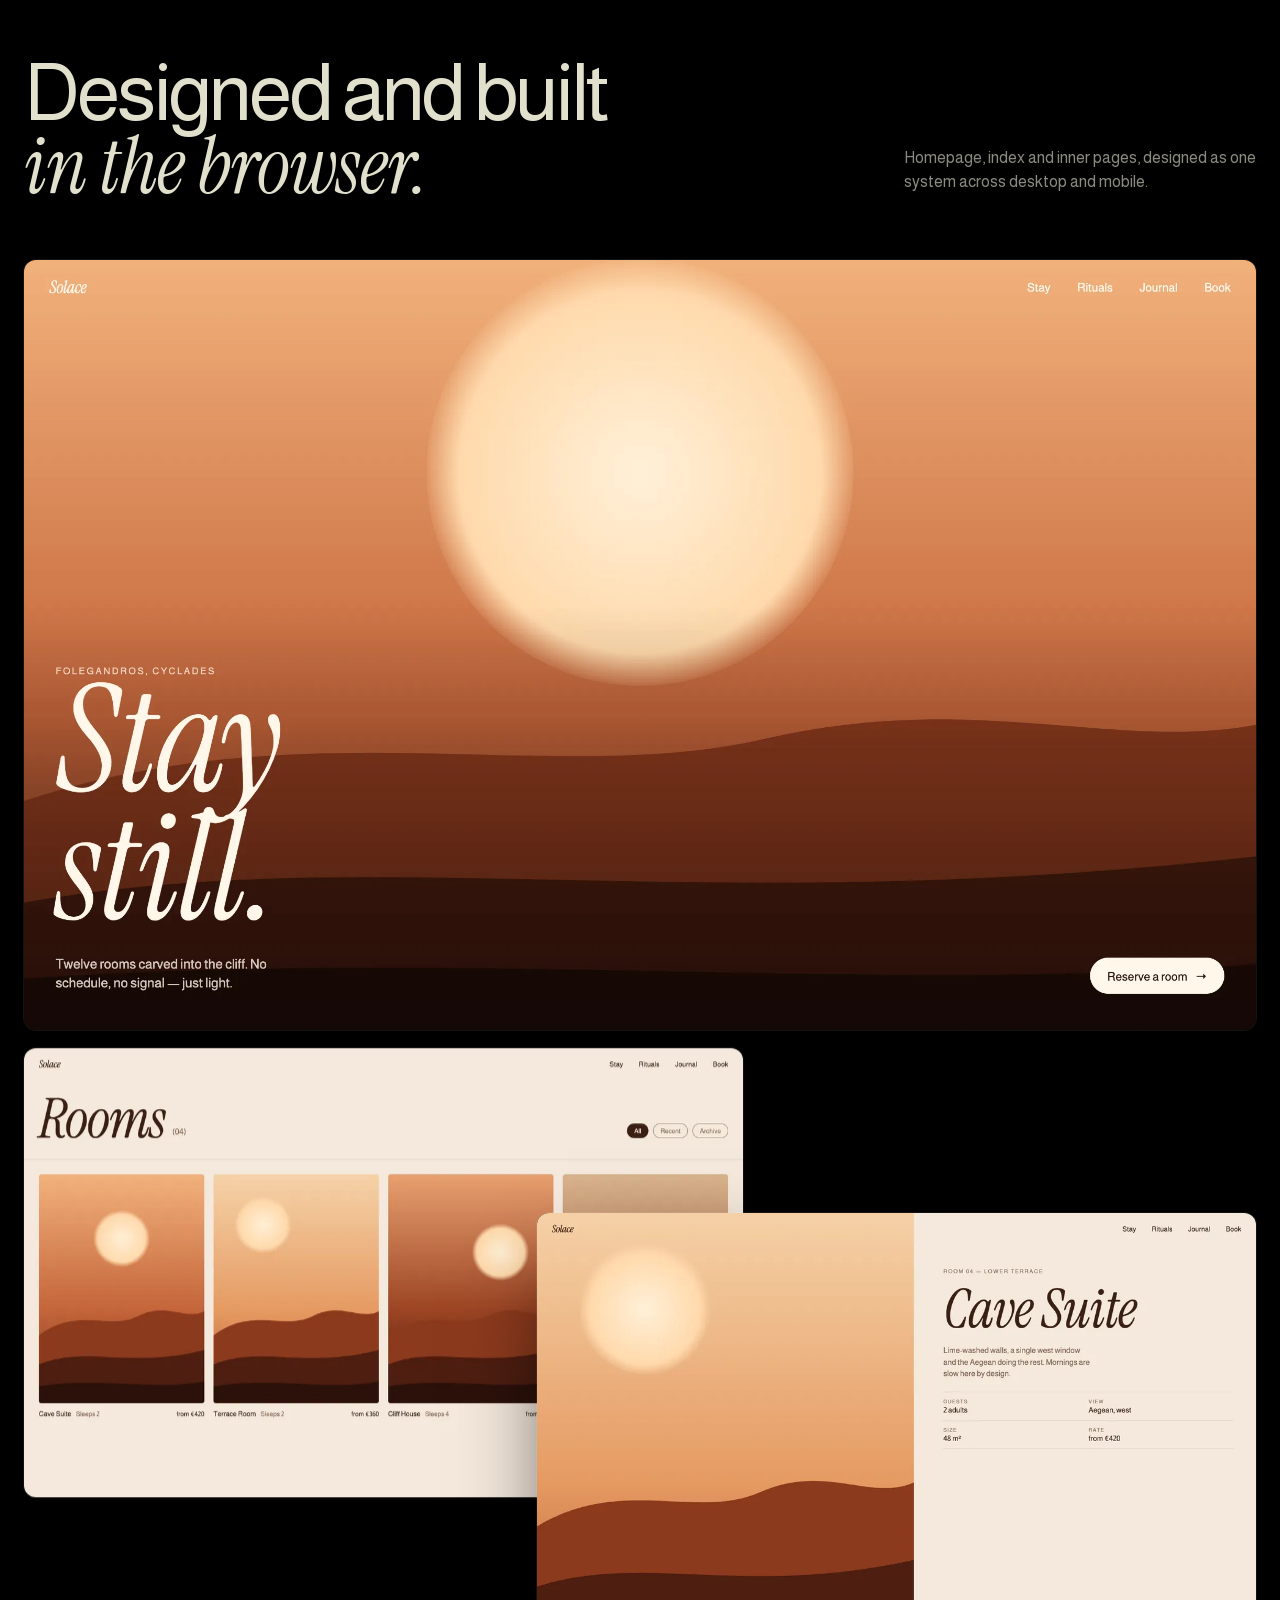
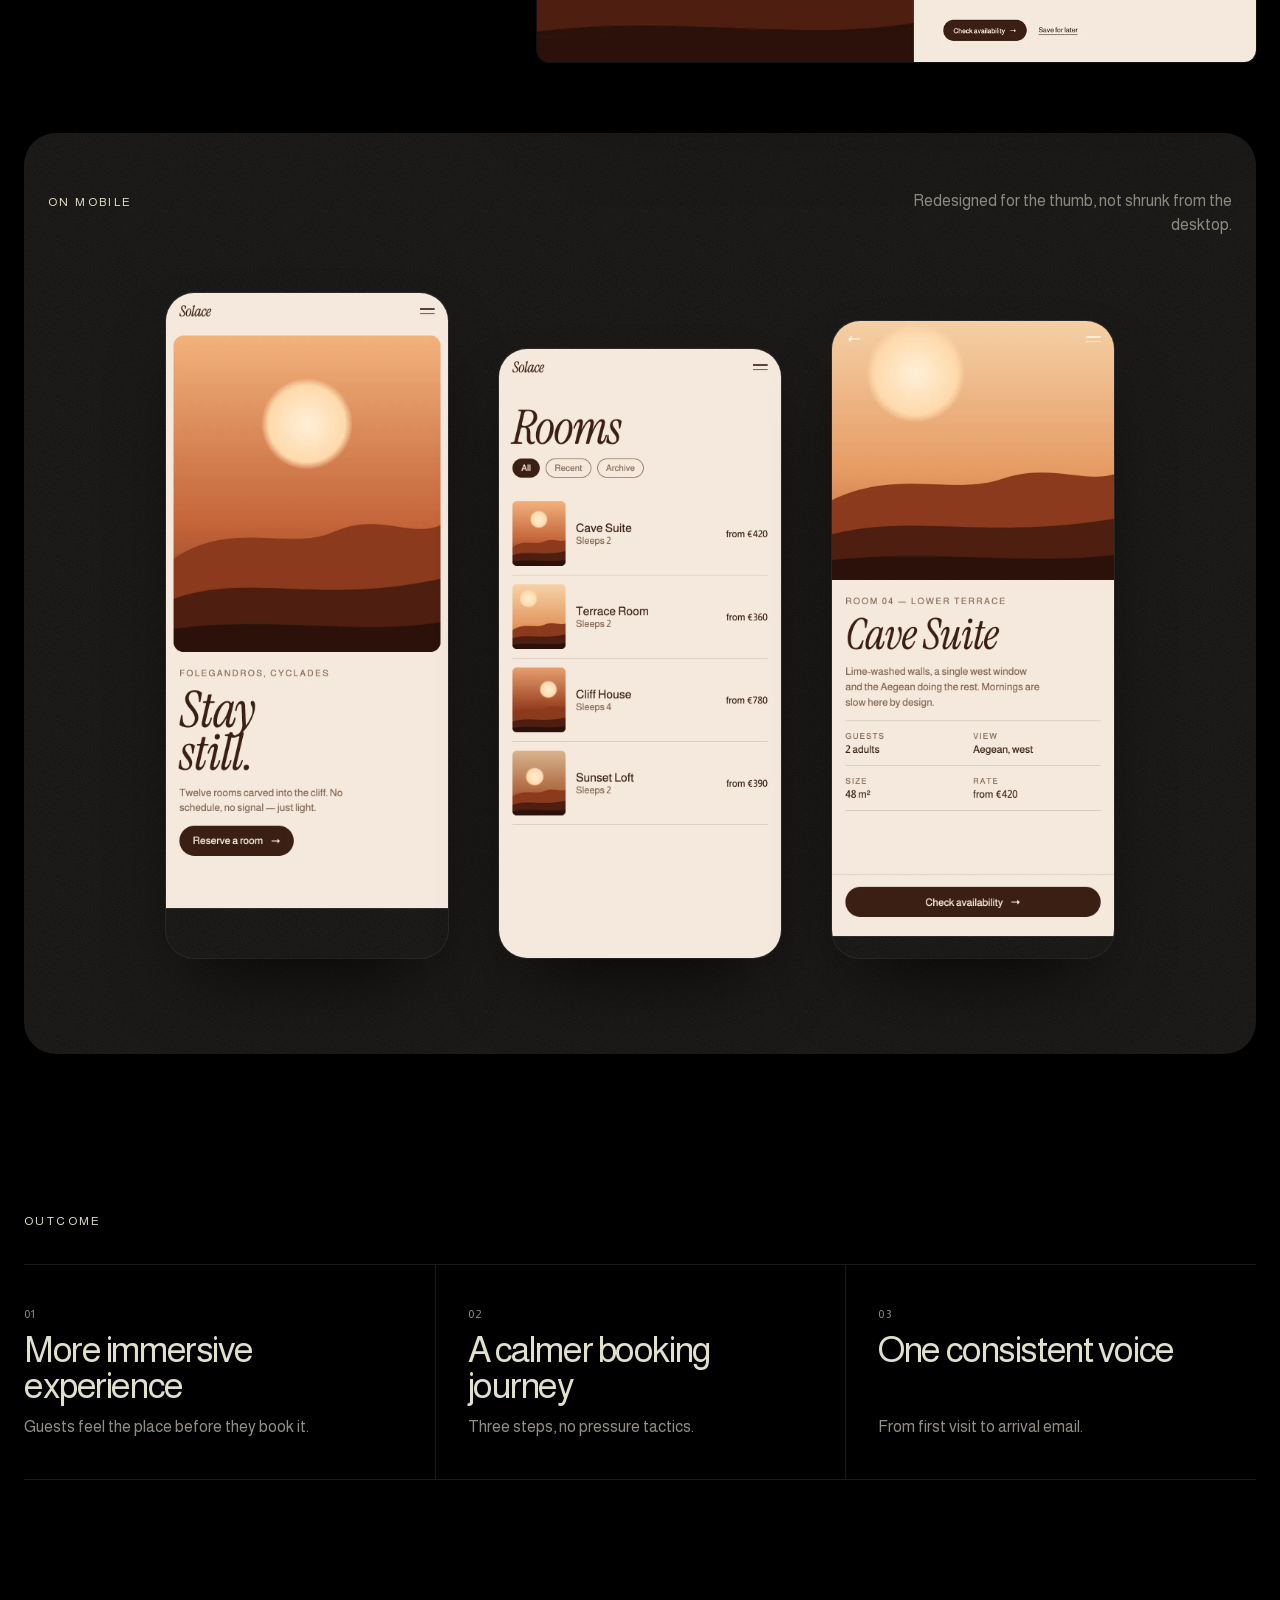
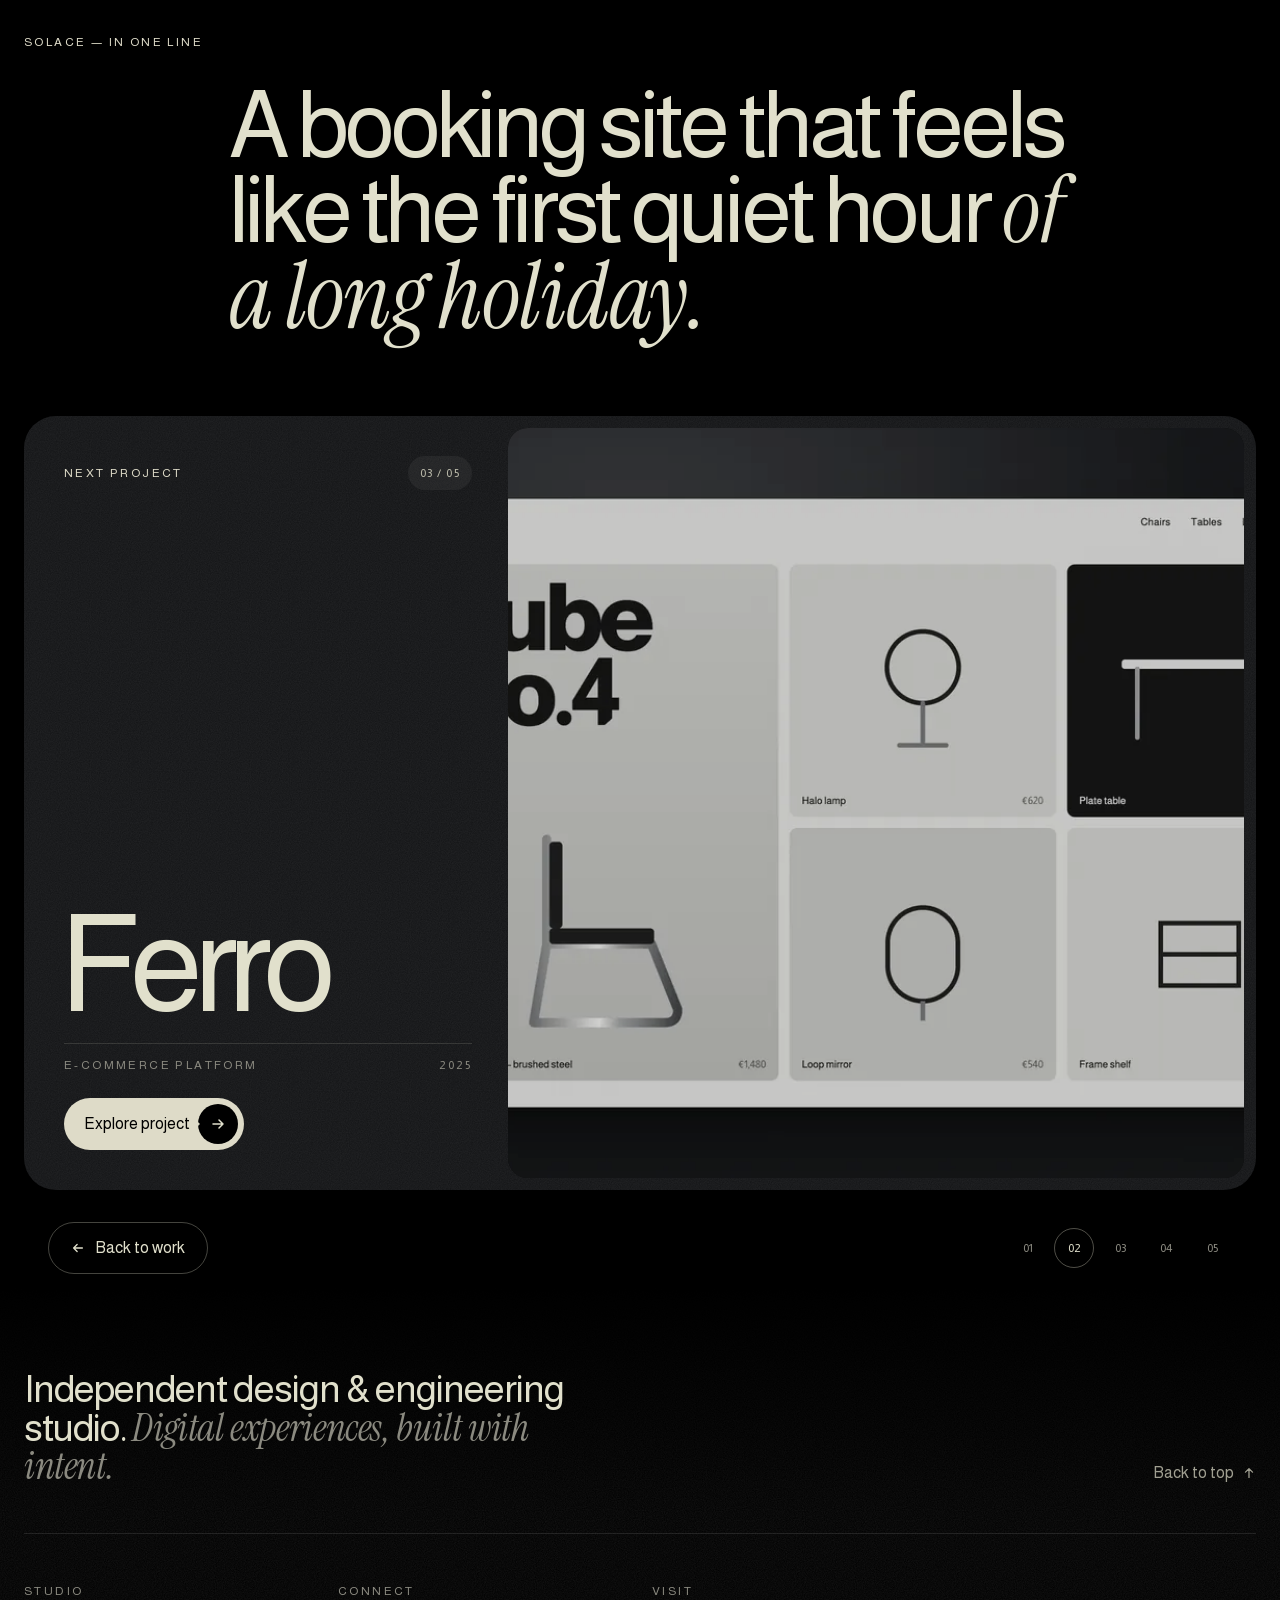
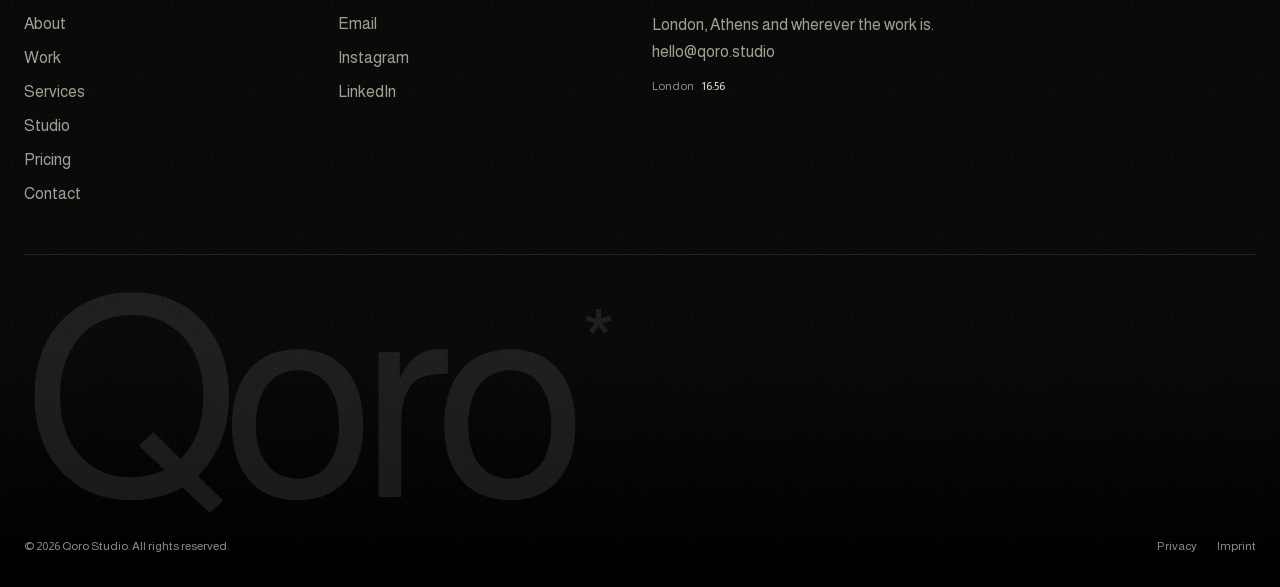
<file: work/solace.html>
<!doctype html>
<html lang="en">
<head>
  <meta charset="utf-8">
  <meta name="viewport" content="width=device-width, initial-scale=1, viewport-fit=cover">
  <title>Solace — Case study | Qoro</title>
  <meta name="description" content="Solace — a case study by Qoro, an independent design &amp; engineering studio.">
  <meta name="theme-color" content="#000000">
  <link rel="icon" href="data:image/svg+xml,%3Csvg xmlns='http://www.w3.org/2000/svg' viewBox='0 0 64 64'%3E%3Crect width='64' height='64' rx='16' fill='%23000'/%3E%3Ctext x='50%25' y='54%25' dominant-baseline='middle' text-anchor='middle' font-family='Helvetica,Arial' font-size='40' fill='%23e1e0cc'%3Eq%3C/text%3E%3C/svg%3E">
  <link rel="stylesheet" href="../style.css">
  <link rel="stylesheet" href="project.css">
  <script>document.documentElement.classList.add('js');</script>
</head>
<body data-case="solace">
  <div class="curtain" aria-hidden="true" data-curtain><span class="curtain__label"><span data-curtain-label></span></span></div>
  <script>try{var t=sessionStorage.getItem('qoro:transition');if(t!==null){sessionStorage.removeItem('qoro:transition');document.documentElement.classList.add('is-arriving');document.querySelector('[data-curtain-label]').textContent=t;}}catch(e){}</script>
  <a class="skip-link" href="#main">Skip to content</a>

  <!-- Rendered from work/data.js by work/project.js -->
  <div data-case-root>
    <noscript><p style="padding:40px;color:#e1e0cc">This case study needs JavaScript. <a href="../index.html#work" style="text-decoration:underline">Back to work</a></p></noscript>
  </div>

  <script src="data.js" defer></script>
  <script src="project.js" defer></script>
  <script src="../script.js" defer></script>
</body>
</html>
</file>
<file: style.css>
/* ==========================================================================
   QORO — Design & Engineering Studio
   Visual language: warm cream on black, framed cinematic panels, film grain,
   oversized grotesk set against Instrument Serif italics.
   ========================================================================== */

/* ---------- Fonts (self-hosted) ---------- */
@font-face { font-family: "Almarai"; src: url("assets/fonts/Almarai-300.woff2") format("woff2"); font-weight: 300; font-display: swap; }
@font-face { font-family: "Almarai"; src: url("assets/fonts/Almarai-400.woff2") format("woff2"); font-weight: 400; font-display: swap; }
@font-face { font-family: "Almarai"; src: url("assets/fonts/Almarai-700.woff2") format("woff2"); font-weight: 700; font-display: swap; }
@font-face { font-family: "Almarai"; src: url("assets/fonts/Almarai-800.woff2") format("woff2"); font-weight: 800; font-display: swap; }
@font-face { font-family: "Instrument Serif"; src: url("assets/fonts/InstrumentSerif-400.woff2") format("woff2"); font-weight: 400; font-style: normal; font-display: swap; }
@font-face { font-family: "Instrument Serif"; src: url("assets/fonts/InstrumentSerif-400-italic.woff2") format("woff2"); font-weight: 400; font-style: italic; font-display: swap; }

/* ---------- Tokens ---------- */
:root {
  --cream: #e1e0cc;
  --ink: #dedbc8;
  --muted: #8b8a80;
  --accent: #c4a278;
  --black: #000;
  --panel: #101010;
  --card: #212121;
  --line: rgba(255, 255, 255, 0.1);

  --sans: "Almarai", ui-sans-serif, system-ui, -apple-system, "Helvetica Neue", Arial, sans-serif;
  --serif: "Instrument Serif", "Times New Roman", serif;

  --ease-expo: cubic-bezier(0.16, 1, 0.3, 1);
  --ease-card: cubic-bezier(0.22, 1, 0.36, 1);

  --frame: 16px;          /* outer gutter around framed panels */
  --radius-frame: 16px;   /* framed panel radius */
  --radius-card: 16px;
  --container: 1480px;
  --gutter: var(--frame); /* content edges align with the framed panels */

  /* Typography — one scale for every page.
     Display roles (wordmarks, project names, CTA headline) stay deliberate exceptions. */
  --font-display: var(--sans);
  --font-body: var(--sans);
  --font-accent: var(--serif);

  --text-label: 14px;                              /* uppercase labels & metadata (12px from 1024px) */
  --text-small: 14px;                              /* captions, notes, hints */
  --text-body: 16px;
  --text-body-lg: 18px;
  --text-h4: clamp(20px, 2vw, 30px);               /* FAQ questions, minor headings */
  --text-h3-sm: clamp(26px, 2.8vw, 44px);          /* list headings: factors, outcomes */
  --text-h3: clamp(32px, 4vw, 56px);               /* step names, principles */
  --text-statement: clamp(30px, 4.6vw, 80px);      /* large body statements */
  --text-h2-sm: clamp(36px, 4.6vw, 72px);          /* section titles in a side column */
  --text-h2: clamp(40px, 6.2vw, 104px);            /* full-width section titles */
  --text-display: clamp(52px, 9vw, 176px);         /* manifesto moments */
  --text-h1: clamp(60px, 13vw, 120px);             /* inner-page hero titles */
  --text-project: clamp(64px, 21vw, 150px);        /* project names as wordmarks */

  --lh-display: 0.86;
  --lh-heading: 0.92;
  --lh-snug: 1.05;
  --lh-body: 1.5;
  --tracking-display: -0.06em;
  --tracking-h2: -0.035em;
  --tracking-h3: -0.04em;
  --tracking-label: 0.2em;
  --tracking-meta: 0.12em;

  /* Spacing — page → section → group → element */
  --space-2xs: 4px;
  --space-xs: 8px;
  --space-sm: 12px;
  --space-md: 16px;
  --space-lg: 24px;
  --space-xl: 32px;
  --space-2xl: 48px;
  --space-3xl: 64px;
  --space-4xl: 96px;
  --head-gap: 20px;                                /* eyebrow → title */
  --head-space: clamp(40px, 4.4vw, 64px);          /* section heading → content */
  --section-pad: clamp(48px, 6vw, 96px);           /* top & bottom of every content section */

  --noise-overlay: url("data:image/svg+xml;utf8,%3Csvg xmlns='http://www.w3.org/2000/svg' width='160' height='160'%3E%3Cfilter id='n'%3E%3CfeTurbulence type='fractalNoise' baseFrequency='0.85' numOctaves='3' stitchTiles='stitch'/%3E%3CfeColorMatrix values='0 0 0 0 1 0 0 0 0 1 0 0 0 0 1 0 0 0 0.55 0'/%3E%3C/filter%3E%3Crect width='100%25' height='100%25' filter='url(%23n)'/%3E%3C/svg%3E");
  --noise-bg: url("data:image/svg+xml;utf8,%3Csvg xmlns='http://www.w3.org/2000/svg' width='160' height='160'%3E%3Cfilter id='n'%3E%3CfeTurbulence type='fractalNoise' baseFrequency='0.9' numOctaves='4' stitchTiles='stitch'/%3E%3CfeColorMatrix values='0 0 0 0 1 0 0 0 0 1 0 0 0 0 1 0 0 0 0.55 0'/%3E%3C/filter%3E%3Crect width='100%25' height='100%25' filter='url(%23n)'/%3E%3C/svg%3E");
}

@media (min-width: 768px) {
  :root { --frame: 24px; --radius-frame: 32px; --text-project: clamp(96px, 15vw, 180px); }
}
@media (min-width: 1024px) {
  :root { --text-label: 12px; --text-h1: clamp(104px, 10.5vw, 230px); --text-project: clamp(110px, 10.5vw, 240px); }
}
@media (min-width: 1920px) {
  :root { --container: 1680px; }
}

/* ---------- Reset ---------- */
*, *::before, *::after { box-sizing: border-box; }
* { margin: 0; padding: 0; }
html { -webkit-text-size-adjust: 100%; scroll-behavior: smooth; }
body {
  background: var(--black);
  color: var(--ink);
  font-family: var(--sans);
  font-size: 16px;
  line-height: 1.5;
  -webkit-font-smoothing: antialiased;
  -moz-osx-font-smoothing: grayscale;
  text-rendering: optimizeLegibility;
  overflow-x: hidden;
}
img, svg, video, picture { display: block; max-width: 100%; }
a { color: inherit; text-decoration: none; }
button { font: inherit; color: inherit; background: none; border: 0; cursor: pointer; }
ul, ol { list-style: none; }
em { font-style: italic; }
h1, h2, h3, h4, h5, h6, th { font-weight: 400; } /* every heading uses Almarai Regular unless a role says otherwise */
sup { font-size: inherit; vertical-align: baseline; line-height: 0; }
::selection { background: var(--cream); color: var(--black); }

/* ---------- Accessibility helpers ---------- */
.sr-only {
  position: absolute; width: 1px; height: 1px; padding: 0; margin: -1px;
  overflow: hidden; clip: rect(0, 0, 0, 0); white-space: nowrap; border: 0;
}
/* Fully hidden (not just moved off-screen) until a keyboard user tabs to it */
.skip-link {
  position: fixed; top: 12px; left: 12px; z-index: 100;
  padding: 10px 16px; border-radius: 999px;
  background: var(--cream); color: var(--black); font-size: 16px;
  opacity: 0; pointer-events: none;
  clip-path: inset(50%);
}
.skip-link:focus-visible { opacity: 1; pointer-events: auto; clip-path: none; }
/* Touch devices have no Tab key — never show it there */
@media (hover: none), (pointer: coarse) {
  .skip-link { display: none; }
}
:focus-visible { outline: 2px solid var(--cream); outline-offset: 3px; border-radius: 6px; }
:focus:not(:focus-visible) { outline: none; }

/* ---------- Shared primitives ---------- */
.container {
  position: relative;
  width: 100%;
  max-width: var(--container);
  margin-inline: auto;
  padding-inline: var(--gutter);
}

.eyebrow {
  display: inline-block;
  font-size: var(--text-label);
  font-weight: 400;
  letter-spacing: var(--tracking-label);
  text-transform: uppercase;
  color: var(--ink);
}
.eyebrow__count { color: var(--muted); letter-spacing: var(--tracking-meta); font-variant-numeric: tabular-nums; }

/* Serif italic accents inside any heading/copy */
h1 em, h2 em, h3 em, p em, .w--em, .svc__cta-text em, .menu__list em {
  font-family: var(--serif);
  font-style: italic;
  font-weight: 400;
  letter-spacing: -0.01em;
}

.noise {
  position: absolute; inset: 0; pointer-events: none;
  background-size: 160px 160px;
}
.noise--overlay { background-image: var(--noise-overlay); opacity: 0.075; } /* normal blend: overlay blending forced a full-frame re-blend every frame */
.noise--bg {
  background-image: var(--noise-bg); opacity: 0.14;
  -webkit-mask-image: linear-gradient(to bottom, transparent, #000 240px, #000 calc(100% - 240px), transparent);
  mask-image: linear-gradient(to bottom, transparent, #000 240px, #000 calc(100% - 240px), transparent);
}

/* Animated cinematic backdrop */
.cinematic { position: absolute; inset: 0; overflow: hidden; background: #000; }
.cinematic__blob {
  position: absolute; inset: -33.333%;
  background:
    radial-gradient(45% 45% at 28% 30%, rgba(222, 219, 200, 0.16), transparent 70%),
    radial-gradient(42% 42% at 73% 62%, rgba(196, 162, 120, 0.22), transparent 72%),
    radial-gradient(70% 55% at 50% 112%, rgba(36, 30, 22, 0.92), transparent 72%),
    #070707;
  animation: drift 17s ease-in-out infinite alternate;
}
.cinematic--card .cinematic__blob {
  background:
    radial-gradient(55% 55% at 32% 28%, rgba(222, 219, 200, 0.14), transparent 70%),
    radial-gradient(50% 50% at 72% 78%, rgba(150, 138, 116, 0.2), transparent 72%),
    #0b0a09;
}
.cinematic__vignette {
  position: absolute; inset: 0;
  background: radial-gradient(125% 120% at 50% 0%, transparent 52%, rgba(0, 0, 0, 0.55) 100%);
}
.cinematic__light {
  position: absolute; top: 0; left: 0;
  width: 70vmax; height: 70vmax; margin: -35vmax 0 0 -35vmax;
  background: radial-gradient(closest-side, rgba(225, 224, 204, 0.09), transparent);
  opacity: 0;
  transition: opacity 1.2s var(--ease-expo);
  will-change: transform;
  pointer-events: none;
}
.cinematic__light.is-on { opacity: 1; }

@keyframes drift {
  from { transform: translate3d(-3%, -2%, 0) rotate(0deg) scale(1); }
  to   { transform: translate3d(3%, 2%, 0) rotate(6deg) scale(1.12); }
}

/* ---------- Pill button (reference: cream pill + black disc) ---------- */
.pill {
  display: inline-flex; align-items: center; gap: 8px;
  width: fit-content;
  padding: 6px 6px 6px 20px;
  border-radius: 999px;
  background: var(--ink);
  color: var(--black);
  font-size: 16px;
  line-height: 1;
  white-space: nowrap;
  transition: gap 0.3s var(--ease-expo), background-color 0.3s ease, transform 0.5s var(--ease-expo);
}
.pill__label { padding-block: 2px; }
.pill__icon {
  position: relative; overflow: hidden;
  display: grid; place-items: center;
  width: 36px; height: 36px; border-radius: 50%;
  background: var(--black);
  transition: transform 0.3s var(--ease-expo);
}
.pill__icon svg {
  grid-area: 1 / 1;
  width: 16px; height: 16px;
  fill: none; stroke: var(--cream); stroke-width: 1.5; stroke-linecap: round; stroke-linejoin: round;
  transition: transform 0.55s var(--ease-expo);
}
.pill__icon svg + svg { transform: translate(-150%, 0); }
@media (min-width: 640px) {
  .pill { font-size: 16px; }
  .pill__icon { width: 40px; height: 40px; }
}
@media (hover: hover) {
  .pill:hover { gap: 12px; background: var(--cream); }
  .pill:hover .pill__icon { transform: scale(1.1); }
  .pill:hover .pill__icon svg:first-child { transform: translate(150%, 0); }
  .pill:hover .pill__icon svg + svg { transform: none; }
}

/* Text link with sliding underline */
.link {
  position: relative;
  color: rgba(225, 224, 204, 0.7);
  transition: color 0.3s ease;
}
.link::after {
  content: ""; position: absolute; left: 0; right: 0; bottom: -2px; height: 1px;
  background: currentColor;
  transform: scaleX(0); transform-origin: right;
  transition: transform 0.5s var(--ease-expo);
}
@media (hover: hover) {
  .link:hover { color: var(--cream); }
  .link:hover::after { transform: scaleX(1); transform-origin: left; }
}

/* ==========================================================================
   Motion states (only when JS is running)
   ========================================================================== */
.js [data-reveal] {
  opacity: 0;
  transform: translate3d(0, 20px, 0);
  transition: opacity 0.8s var(--ease-expo), transform 0.8s var(--ease-expo);
  transition-delay: var(--delay, 0s);
}
.js [data-reveal][data-rise-only] { opacity: 1; }
.js [data-reveal].is-in { opacity: 1; transform: none; }

/* Word pull-up (reference: y 20 → 0, 0.6s expo, 0.08s stagger) */
.w {
  display: inline-block;
}
.js [data-split] .w {
  opacity: 0;
  transform: translate3d(0, 20px, 0);
  transition: opacity 0.6s var(--ease-expo), transform 0.6s var(--ease-expo);
  transition-delay: calc(var(--i) * var(--stagger, 0.08s));
}
.js [data-split].is-in .w { opacity: 1; transform: none; }

/* Card scale-in (reference: scale .95 → 1, 0.6s, staggered) */
.js [data-scale-in] {
  opacity: 0;
  transform: scale(0.95);
  transition: opacity 0.6s var(--ease-card), transform 0.6s var(--ease-card);
  transition-delay: calc(var(--index, 0) * 0.1s);
}
.js [data-scale-in].is-in { opacity: 1; transform: none; }

/* Scroll-scrubbed letters (reference: opacity .2 → 1 over each char's window) */
.ch {
  display: inline-block;
  white-space: pre;
  opacity: clamp(0.2, calc(0.2 + (var(--p, 0) - var(--c) + 0.1) * 5.3333), 1);
}
.scrub-word { display: inline-block; white-space: nowrap; }

/* ==========================================================================
   Navigation — a black tab hanging from the hero frame
   ========================================================================== */
.nav {
  position: fixed;
  top: var(--frame);
  left: 50%;
  z-index: 50;
  transform: translate3d(-50%, 0, 0);
  transition: transform 0.7s var(--ease-expo);
  max-width: calc(100% - 24px);
}
.nav__tab {
  position: relative;
  display: flex; align-items: center;
  padding: 10px 20px;
  border-radius: 0 0 16px 16px;
  background: #000;
  box-shadow: 0 0 0 1px rgba(255, 255, 255, 0);
  transition: border-radius 0.6s var(--ease-expo), background-color 0.6s ease, box-shadow 0.6s ease, padding 0.6s var(--ease-expo);
}
/* Concave fillets where the tab meets the frame edge */
.nav__tab::before, .nav__tab::after {
  content: ""; position: absolute; top: 0;
  width: 16px; height: 16px;
  transition: opacity 0.3s ease;
  pointer-events: none;
}
.nav__tab::before { left: -16px; background: radial-gradient(circle at 0 100%, transparent 15.5px, #000 16px); }
.nav__tab::after { right: -16px; background: radial-gradient(circle at 100% 100%, transparent 15.5px, #000 16px); }

.nav__brand {
  display: inline-flex; align-items: flex-start;
  font-size: 15px; line-height: 1; letter-spacing: -0.04em;
  color: var(--cream);
  white-space: nowrap;
  overflow: hidden;
  transition: max-width 0.7s var(--ease-expo), opacity 0.5s ease, margin 0.7s var(--ease-expo);
}
.nav__brand sup { font-size: 0.6em; margin-left: 1px; line-height: 1; }

.nav__list { display: none; align-items: center; gap: 20px; }
.nav__link {
  position: relative;
  display: inline-block;
  font-size: 12px; line-height: 20px;
  color: rgba(225, 224, 204, 0.8);
  transition: color 0.3s ease;
}
.nav__link::after {
  content: ""; position: absolute; left: 50%; bottom: -3px;
  width: 3px; height: 3px; margin-left: -1.5px; border-radius: 50%;
  background: var(--cream);
  transform: scale(0);
  transition: transform 0.5s var(--ease-expo);
}
.nav__link[aria-current="true"], .nav__link[aria-current="page"] { color: var(--cream); }
.nav__link[aria-current="true"]::after, .nav__link[aria-current="page"]::after { transform: scale(1); }
@media (hover: hover) {
  .nav__link:hover { color: var(--cream); }
  .nav__link:hover::after { transform: scale(1); }
}

.nav__toggle {
  display: inline-flex; align-items: center; gap: 10px;
  margin-left: 40px;
  font-size: 12px; line-height: 20px; color: var(--cream);
}
.nav__toggle-icon { position: relative; width: 14px; height: 8px; }
.nav__toggle-icon i {
  position: absolute; left: 0; right: 0; height: 1.5px; border-radius: 2px; background: currentColor;
  transition: transform 0.5s var(--ease-expo), top 0.5s var(--ease-expo);
}
.nav__toggle-icon i:first-child { top: 0; }
.nav__toggle-icon i:last-child { top: 6.5px; }
.nav__toggle[aria-expanded="true"] .nav__toggle-icon i:first-child { top: 3.25px; transform: rotate(45deg); }
.nav__toggle[aria-expanded="true"] .nav__toggle-icon i:last-child { top: 3.25px; transform: rotate(-45deg); }

/* Floating state after leaving the top of the hero */
.nav.is-floating { transform: translate3d(-50%, 8px, 0); }
.nav.is-floating .nav__tab {
  border-radius: 999px;
  background: rgba(10, 10, 10, 0.72);
  -webkit-backdrop-filter: blur(14px) saturate(140%);
  backdrop-filter: blur(14px) saturate(140%);
  box-shadow: 0 0 0 1px rgba(255, 255, 255, 0.08), 0 12px 32px -12px rgba(0, 0, 0, 0.6);
}
.nav.is-floating .nav__tab::before,
.nav.is-floating .nav__tab::after { opacity: 0; }

@media (min-width: 640px) {
  .nav__list { display: flex; gap: 28px; }
  .nav__toggle { display: none; }
  .nav__brand { max-width: 0; opacity: 0; margin-right: 0; }
  .nav.is-floating .nav__brand,
  .nav--brand .nav__brand { max-width: 80px; opacity: 1; margin-right: 28px; }
}
@media (min-width: 768px) {
  .nav__tab { padding: 10px 36px; border-radius: 0 0 24px 24px; }
  .nav__tab::before, .nav__tab::after { width: 24px; height: 24px; }
  .nav__tab::before { left: -24px; background: radial-gradient(circle at 0 100%, transparent 23.5px, #000 24px); }
  .nav__tab::after { right: -24px; background: radial-gradient(circle at 100% 100%, transparent 23.5px, #000 24px); }
  .nav__list { gap: 36px; }
  .nav__link { font-size: 16px; }
  .nav.is-floating .nav__tab { padding: 10px 28px; }
}
@media (min-width: 1024px) { .nav__list { gap: 44px; } }

/* ---------- Mobile menu ---------- */
.menu {
  position: fixed; inset: 0; z-index: 45;
  padding: var(--frame);
  background: #000;
  clip-path: inset(0 0 100% 0);
  transition: clip-path 0.8s var(--ease-expo);
}
.menu.is-open { clip-path: inset(0 0 0 0); }
.menu__frame {
  position: relative; height: 100%;
  display: flex; flex-direction: column; justify-content: flex-end;
  padding: 96px 24px 24px;
  border-radius: var(--radius-frame);
  overflow: hidden;
}
.menu__list { position: relative; }
.menu__list li { overflow: hidden; }
.menu__list a {
  display: flex; align-items: baseline; gap: 14px;
  padding-block: 4px;
  font-size: clamp(44px, 14vw, 80px); line-height: 1; letter-spacing: -0.05em;
  color: var(--cream);
  transform: translate3d(0, 105%, 0);
  transition: transform 0.9s var(--ease-expo);
}
.menu.is-open .menu__list a { transform: none; }
.menu.is-open .menu__list li:nth-child(1) a { transition-delay: 0.12s; }
.menu.is-open .menu__list li:nth-child(2) a { transition-delay: 0.18s; }
.menu.is-open .menu__list li:nth-child(3) a { transition-delay: 0.24s; }
.menu.is-open .menu__list li:nth-child(4) a { transition-delay: 0.3s; }
.menu.is-open .menu__list li:nth-child(5) a { transition-delay: 0.36s; }
.menu.is-open .menu__list li:nth-child(6) a { transition-delay: 0.42s; }
.menu__num { font-size: var(--text-label); letter-spacing: var(--tracking-meta); color: var(--muted); font-variant-numeric: tabular-nums; transform: translateY(-1.6em); }
.menu__foot {
  position: relative;
  display: flex; justify-content: space-between; align-items: flex-end; gap: 16px; flex-wrap: wrap;
  margin-top: 40px; padding-top: 20px;
  border-top: 1px solid var(--line);
  font-size: 16px; color: rgba(225, 224, 204, 0.75);
  opacity: 0; transition: opacity 0.6s ease 0.35s;
}
.menu.is-open .menu__foot { opacity: 1; }
.menu__social { display: flex; gap: 20px; }

/* ---------- Contextual cursor ---------- */
.cursor {
  position: fixed; top: 0; left: 0; z-index: 60;
  width: 0; height: 0;
  pointer-events: none;
  display: none;
  will-change: transform;
}
.cursor__ball {
  position: absolute; left: -48px; top: -48px;
  width: 96px; height: 96px; border-radius: 50%;
  display: grid; place-items: center;
  background: var(--ink); color: var(--black);
  font-size: 13px; letter-spacing: -0.01em;
  transform: scale(0);
  transition: transform 0.5s var(--ease-expo);
}
.cursor.is-active .cursor__ball { transform: scale(1); }
@media (hover: hover) and (pointer: fine) {
  .cursor { display: block; }
  [data-cursor-target] { cursor: none; }
}

/* ==========================================================================
   HERO
   ========================================================================== */
.hero {
  position: relative;
  height: 100vh; height: 100svh;
  min-height: 560px;
  padding: var(--frame);
  background: #000;
}
.hero__frame {
  position: relative;
  display: flex; flex-direction: column;
  height: 100%;
  border-radius: var(--radius-frame);
  overflow: hidden;
  background: #000;
}
.hero__video { position: absolute; inset: 0; width: 100%; height: 100%; object-fit: cover; }
.hero__shade {
  position: absolute; inset: 0; pointer-events: none;
  background: linear-gradient(to bottom, rgba(0, 0, 0, 0.3), transparent 45%, rgba(0, 0, 0, 0.6));
}

.hero__meta {
  position: absolute; top: 20px; z-index: 5;
  display: none; align-items: center; gap: 8px;
  font-size: 12px; line-height: 20px; letter-spacing: 0.02em;
  color: rgba(225, 224, 204, 0.6);
}
.hero__meta--left { left: 40px; }
.hero__meta--right { right: 40px; }
@media (min-width: 1100px) { .hero__meta { display: inline-flex; } }

.dot {
  position: relative;
  width: 6px; height: 6px; border-radius: 50%;
  background: var(--accent);
}
.dot::after {
  content: ""; position: absolute; inset: 0; border-radius: 50%;
  background: var(--accent);
  animation: pulse 2.4s var(--ease-expo) infinite;
}
@keyframes pulse {
  from { transform: scale(1); opacity: 0.7; }
  to { transform: scale(3.2); opacity: 0; }
}

.hero__content {
  position: relative; z-index: 10;
  margin-top: auto;
  display: grid; grid-template-columns: repeat(12, minmax(0, 1fr)); align-items: end;
  gap: 24px;
  padding: 16px;
  transform: translate3d(0, calc(var(--hp, 0) * 12vh), 0);
  opacity: calc(1 - var(--hp, 0) * 1.1);
  will-change: transform, opacity;
}

.hero__title {
  grid-column: span 12;
  display: flex; align-items: flex-start;
  font-size: 24vw;
  font-weight: 400;
  line-height: 0.85;
  letter-spacing: -0.07em;
  color: var(--cream);
}
.hero__word {
  display: inline-block;
  overflow: hidden;
  /* room for the Q tail & overshoot inside the mask */
  padding: 0.04em 0.08em 0.1em 0.02em;
  margin: -0.04em -0.08em -0.1em -0.02em;
}
.char { display: inline-block; }
.js .hero__word .char {
  transform: translate3d(0, 108%, 0);
  transition: transform 1.25s var(--ease-expo);
  transition-delay: calc(0.12s + var(--i) * 0.07s);
}
.is-ready .hero__word .char { transform: none; }

.hero__star {
  display: inline-block;
  font-size: 0.31em;
  line-height: 1;
  margin: 0.2em 0 0 0.1em;
  transform-origin: 50% 42%;
  transition: transform 1.2s var(--ease-expo);
}
.js .hero__star { transform: scale(0) rotate(-140deg); transition-delay: 0.55s; }
.is-ready .hero__star { transform: none; }
@media (hover: hover) {
  .is-ready .hero__title:hover .hero__star { transform: rotate(180deg); transition-delay: 0s; }
}

.hero__aside {
  grid-column: span 12;
  display: flex; flex-direction: column; gap: 16px;
}
.hero__lead {
  max-width: 28rem;
  font-size: 16px; line-height: 1.3;
  color: rgba(222, 219, 200, 0.7);
}
.hero__lead em { color: var(--cream); font-size: 1.12em; }

@media (min-width: 640px) {
  .hero__title { font-size: 22vw; }
  .hero__content { padding: 24px; }
  .hero__lead { font-size: 16px; }
}
@media (min-width: 768px) {
  .hero__title { font-size: 20vw; }
  .hero__content { padding: 32px; gap: 32px; }
  .hero__aside { gap: 24px; }
}
@media (min-width: 1024px) {
  .hero__title { grid-column: span 8; font-size: 18vw; }
  .hero__aside { grid-column: span 4; }
  .hero__content { padding: 40px; }
}
@media (min-width: 1280px) { .hero__title { font-size: 17vw; } }
@media (min-width: 1536px) { .hero__title { font-size: 18vw; } }
@media (min-width: 1920px) { .hero__title { font-size: min(18vw, 440px); } }
/* Short landscape screens: keep the wordmark inside the frame */
@media (max-height: 560px) and (orientation: landscape) {
  .hero__title { font-size: 26vh; }
  .hero__title, .hero__aside { grid-column: span 6; }
}

/* ==========================================================================
   INTRO
   ========================================================================== */
.intro { padding-inline: 16px; background: #000; }
.intro__panel {
  max-width: 72rem; margin-inline: auto;
  display: flex; flex-direction: column; align-items: center; gap: 40px;
  padding: 64px 24px;
  border-radius: 32px;
  background: var(--panel);
  text-align: center;
}
.intro__title {
  max-width: 48rem;
  font-size: 30px; font-weight: 400; line-height: 0.95;
  color: var(--cream);
}
.intro__body {
  max-width: 42rem;
  font-size: 12px; line-height: 1.65;
  color: var(--ink);
}
@media (min-width: 640px) {
  .intro { padding-inline: 24px; }
  .intro__panel { padding: 80px 40px; }
  .intro__title { font-size: 36px; line-height: 0.9; }
  .intro__body { font-size: 16px; }
}
@media (min-width: 768px) {

  .intro__panel { padding: 96px 64px; }
  .intro__title { font-size: 48px; }
  .intro__body { font-size: 16px; }
}
@media (min-width: 1024px) { .intro__title { font-size: 60px; } }
@media (min-width: 1280px) { .intro__title { font-size: 72px; } }

/* ==========================================================================
   SECTION HEAD (Work)
   ========================================================================== */
.section-head {
  display: flex; flex-direction: column; gap: var(--space-xl);
  padding-bottom: var(--head-space);
}
.section-head__main { display: flex; flex-direction: column; gap: var(--head-gap); }
.section-head__title {
  max-width: 14ch;
  font-size: var(--text-h2); font-weight: 400;
  line-height: var(--lh-heading); letter-spacing: var(--tracking-h2);
  color: var(--cream);
}
.section-head__note {
  max-width: 22rem;
  font-size: var(--text-body); line-height: var(--lh-body);
  color: var(--muted);
}
@media (min-width: 768px) {
  .section-head { flex-direction: row; justify-content: space-between; align-items: flex-end; }
  .section-head__note { padding-bottom: 0.6em; }
}

/* ==========================================================================
   SHARED IMAGE MOTION — clip reveal + parallax (homepage, Work, case studies)
   ========================================================================== */
.js [data-img-reveal] {
  /* Compositor-only reveal: the frame opens from 90% while the image settles.
     (A clip-path version repainted large images every frame while scrolling.)
     `scale` is used instead of `transform` so it composes with parallax. */
  opacity: 0;
  scale: 0.9;
  transition: opacity 0.7s var(--ease-expo), scale 1.3s var(--ease-expo);
}
.js [data-img-reveal] img {
  transform: scale(1.14);
  transition: transform 1.6s var(--ease-expo);
}
.js [data-img-reveal].is-in { opacity: 1; scale: 1; }
.js [data-img-reveal].is-in img { transform: scale(1.02); }

[data-parallax] { transform: translate3d(0, var(--py, 0px), 0); will-change: transform; }

/* The clicked project's image pushes in as the curtain rises */
html.is-leaving [data-transition-active] img {
  transform: scale(1.1) !important;
  transition: transform 0.7s var(--ease-expo) !important;
}

/* ==========================================================================
   SERVICES — reference feature grid, extended to 5 disciplines
   ========================================================================== */
.services {
  position: relative;
  overflow: hidden;
  background: #000;
}
.services__head {
  display: flex; flex-direction: column; align-items: center; gap: 4px;
  margin-bottom: 48px;
  text-align: center;
}
.services__title, .services__sub {
  font-size: 20px; font-weight: 400; line-height: 1.2;
}
.services__title { color: var(--cream); }
.services__sub { color: var(--muted); }

.services__grid {
  display: grid;
  grid-template-columns: minmax(0, 1fr);
  gap: 12px;
}
.svc {
  position: relative; overflow: hidden;
  display: flex; flex-direction: column; gap: 16px;
  min-height: 280px;
  padding: 20px;
  border-radius: var(--radius-card);
  background: var(--card);
  isolation: isolate;
}
.svc[data-spotlight]::before {
  content: ""; position: absolute; inset: 0; z-index: -1;
  background: radial-gradient(420px circle at var(--mx, 50%) var(--my, 50%), rgba(225, 224, 204, 0.09), transparent 65%);
  opacity: 0;
  transition: opacity 0.5s ease;
}
.svc[data-spotlight]::after {
  content: ""; position: absolute; inset: 0; border-radius: inherit; pointer-events: none;
  box-shadow: inset 0 0 0 1px rgba(225, 224, 204, 0);
  transition: box-shadow 0.5s ease;
}
.svc__top { display: flex; justify-content: space-between; align-items: flex-start; }
.svc__icon {
  display: grid; place-items: center;
  width: 40px; height: 40px; border-radius: 8px;
  background: rgba(0, 0, 0, 0.4);
  transition: background-color 0.4s ease, transform 0.6s var(--ease-expo);
}
.svc__icon svg {
  width: 20px; height: 20px;
  fill: none; stroke: var(--ink); stroke-width: 1.5; stroke-linecap: round; stroke-linejoin: round;
}
.svc__num { font-size: 12px; color: var(--muted); font-variant-numeric: tabular-nums; }
.svc__title { font-size: 16px; font-weight: 400; color: var(--cream); }
.svc__list { display: flex; flex-direction: column; gap: 8px; }
.svc__list li {
  display: flex; align-items: flex-start; gap: 8px;
  font-size: 12px; line-height: 1.4; color: var(--muted);
}
.svc__list li::before {
  content: ""; flex: none;
  width: 14px; height: 14px; margin-top: 1px;
  background: var(--ink);
  -webkit-mask: url("data:image/svg+xml;utf8,%3Csvg xmlns='http://www.w3.org/2000/svg' viewBox='0 0 24 24' fill='none' stroke='black' stroke-width='2' stroke-linecap='round' stroke-linejoin='round'%3E%3Cpath d='M20 6 9 17l-5-5'/%3E%3C/svg%3E") center / contain no-repeat;
  mask: url("data:image/svg+xml;utf8,%3Csvg xmlns='http://www.w3.org/2000/svg' viewBox='0 0 24 24' fill='none' stroke='black' stroke-width='2' stroke-linecap='round' stroke-linejoin='round'%3E%3Cpath d='M20 6 9 17l-5-5'/%3E%3C/svg%3E") center / contain no-repeat;
}
.svc__link {
  display: inline-flex; align-items: center; gap: 6px;
  width: fit-content;
  margin-top: auto;
  font-size: 12px; color: var(--ink);
}
.svc__link svg {
  width: 14px; height: 14px;
  fill: none; stroke: currentColor; stroke-width: 1.5; stroke-linecap: round; stroke-linejoin: round;
  transition: transform 0.4s var(--ease-expo);
}
@media (hover: hover) {
  .svc[data-spotlight]:hover::before { opacity: 1; }
  .svc[data-spotlight]:hover::after { box-shadow: inset 0 0 0 1px rgba(225, 224, 204, 0.08); }
  .svc:hover .svc__icon { background: rgba(0, 0, 0, 0.65); transform: rotate(-8deg) scale(1.05); }
  .svc__link:hover svg { transform: translate(2px, -2px); }
}

/* Visual card */
.svc--visual { padding: 0; min-height: 340px; background: #0b0a09; }
.svc__asterisk {
  position: absolute; left: 50%; top: 42%;
  width: 240px; height: 240px;
  margin: -120px 0 0 -120px;
  color: var(--cream);
  opacity: 0.12;
  transform: rotate(var(--rot, 0deg));
  will-change: transform;
}
.svc__visual-shade {
  position: absolute; inset: 0;
  background: linear-gradient(to top, rgba(0, 0, 0, 0.7), rgba(0, 0, 0, 0.1) 45%, transparent);
}
.svc__visual-text {
  position: absolute; left: 0; right: 0; bottom: 0; padding: 20px;
  font-size: 22px; line-height: 1.05; letter-spacing: -0.01em;
  color: var(--cream);
}

/* CTA card */
.svc--cta {
  justify-content: space-between;
  background: var(--ink);
  color: var(--black);
  transition: background-color 0.4s ease;
}
.svc--cta .svc__num { color: rgba(0, 0, 0, 0.5); }
.svc__cta-text { font-size: 30px; line-height: 0.95; letter-spacing: -0.03em; }
.svc__cta-text em { letter-spacing: -0.01em; }
.svc__cta-icon {
  align-self: flex-end;
  display: grid; place-items: center;
  width: 48px; height: 48px; border-radius: 50%;
  background: var(--black);
  transition: transform 0.6s var(--ease-expo);
}
.svc__cta-icon svg {
  width: 18px; height: 18px;
  fill: none; stroke: var(--cream); stroke-width: 1.5; stroke-linecap: round; stroke-linejoin: round;
}
@media (hover: hover) {
  .svc--cta:hover { background: var(--cream); }
  .svc--cta:hover .svc__cta-icon { transform: scale(1.12) rotate(45deg); }
}

@media (min-width: 640px) {

  .services__title, .services__sub { font-size: 24px; }
  .services__grid { gap: 8px; }
  .svc__icon { width: 48px; height: 48px; }
  .svc__icon svg { width: 24px; height: 24px; }
  .svc__list li, .svc__link { font-size: 16px; }
}
@media (min-width: 768px) {

  .services__head { margin-bottom: 64px; }
  .services__title, .services__sub { font-size: 30px; }
  .services__grid { grid-template-columns: repeat(2, minmax(0, 1fr)); gap: 4px; }
  .svc--visual { grid-column: span 2; min-height: 380px; }
}
@media (min-width: 1024px) {
  .services__title, .services__sub { font-size: 36px; }
  .services__grid {
    grid-template-columns: repeat(4, minmax(0, 1fr));
    grid-template-rows: repeat(2, 320px);
  }
  .svc { min-height: 0; }
  .svc--visual { grid-column: 1; grid-row: 1 / span 2; min-height: 0; }
  .svc__title { font-size: 18px; }
  .svc__asterisk { width: 280px; height: 280px; margin: -140px 0 0 -140px; }
  .svc__visual-text { font-size: 26px; padding: 24px; }
  .svc__cta-text { font-size: 36px; }
}

/* ==========================================================================
   STUDIO
   ========================================================================== */
.studio { padding-inline: 16px; background: #000; }
.studio__panel {
  max-width: var(--container); margin-inline: auto;
  display: grid; gap: 56px;
  padding: 48px 24px;
  border-radius: 32px;
  background: var(--panel);
}
.studio__intro { display: flex; flex-direction: column; gap: var(--head-gap); align-self: start; }
.studio__title {
  font-size: var(--text-h2-sm); font-weight: 400;
  line-height: var(--lh-heading); letter-spacing: var(--tracking-h2);
  color: var(--cream);
}
.studio__text { max-width: 30rem; font-size: var(--text-body); line-height: var(--lh-body); color: rgba(222, 219, 200, 0.7); }
.studio__principles { border-top: 1px solid var(--line); margin-top: 8px; }
.studio__principles li {
  display: flex; align-items: baseline; gap: 16px;
  padding-block: 14px;
  border-bottom: 1px solid var(--line);
  font-size: 16px; color: rgba(225, 224, 204, 0.85);
}
.studio__principles span { font-size: var(--text-label); color: var(--muted); font-variant-numeric: tabular-nums; letter-spacing: var(--tracking-meta); }

.disciplines { counter-reset: d; }
.discipline {
  --a: 1;
  display: grid;
  grid-template-columns: 36px minmax(0, 1fr);
  align-items: baseline;
  column-gap: 8px;
  padding-block: 12px;
  border-bottom: 1px solid rgba(255, 255, 255, 0.07);
  opacity: calc(0.18 + var(--a) * 0.82);
}
.discipline:first-child { padding-top: 0; }
.discipline__num { font-family: var(--serif); font-style: italic; font-size: 16px; color: var(--muted); transition: color 0.4s ease; }
.discipline__name {
  display: inline-block;
  font-size: clamp(44px, 12vw, 112px);
  line-height: 0.95; letter-spacing: -0.05em;
  color: var(--cream);
  transition: transform 0.7s var(--ease-expo);
}
.discipline__note {
  grid-column: 2;
  font-family: var(--serif); font-size: 17px; color: var(--muted);
}
@media (hover: hover) {
  .discipline:hover { opacity: 1; }
  .discipline:hover .discipline__name { transform: translateX(14px); }
  .discipline:hover .discipline__num { color: var(--cream); }
}
@media (min-width: 640px) {
  .studio { padding-inline: 24px; }
  .studio__panel { padding: 64px 40px; }
  .discipline { grid-template-columns: 48px minmax(0, 1fr) auto; }
  .discipline__note { grid-column: 3; text-align: right; font-size: 20px; }
  .discipline__name { font-size: clamp(48px, 8.4vw, 112px); }
}
@media (min-width: 1024px) {
  .studio__panel { grid-template-columns: repeat(12, minmax(0, 1fr)); gap: 48px; padding: 80px 64px; }
  .studio__intro { grid-column: span 5; position: sticky; top: 120px; }
  .disciplines { grid-column: 6 / span 7; }
  .discipline__name { font-size: clamp(56px, 6vw, 112px); }
}

/* ==========================================================================
   PRICING — three ways of working together, set like a studio proposal
   ========================================================================== */
.pricing {
  position: relative;
  overflow: hidden;
  background: #000;
}
.pricing__title { max-width: 16ch; }

/* The composition reveals as one: rules draw, prices rise, lists settle */
.js .tiers[data-reveal] { opacity: 1; transform: none; }

.tiers {
  position: relative;
  display: grid;
  grid-template-columns: minmax(0, 1fr);
  gap: 12px;
}

.tier {
  --tier-fg: var(--cream);
  --tier-muted: var(--muted);
  --tier-line: rgba(225, 224, 204, 0.16);
  position: relative;
  display: flex; flex-direction: column;
  padding: 36px 0 28px;
  color: var(--tier-fg);
  border-radius: var(--radius-card);
  transition: opacity 0.6s var(--ease-expo), background-color 0.6s ease;
}
/* Top rule — draws in on reveal */
.tier::before {
  content: ""; position: absolute; left: 0; right: 0; top: 0; height: 1px;
  background: var(--tier-line);
  transform: scaleX(0); transform-origin: left;
  transition: transform 1.2s var(--ease-expo);
  transition-delay: calc(var(--t) * 0.12s);
}
.tiers.is-in .tier::before { transform: none; }

.tier__star {
  position: absolute; top: 34px; right: 0;
  width: 40px; height: 40px;
  color: var(--tier-fg);
  opacity: 0;
  transform: rotate(-30deg) scale(0.8);
  transition: opacity 0.6s ease, transform 1s var(--ease-expo);
}

.tier__head { display: flex; align-items: baseline; gap: 14px; }
.tier__num { font-size: var(--text-label); letter-spacing: var(--tracking-meta); color: var(--tier-muted); font-variant-numeric: tabular-nums; }
.tier__name { font-size: 14px; font-weight: 400; letter-spacing: var(--tracking-label); text-transform: uppercase; }

.tier__price { display: flex; flex-direction: column; gap: 6px; margin-top: 36px; }
.tier__from { font-size: var(--text-label); letter-spacing: var(--tracking-label); text-transform: uppercase; color: var(--tier-muted); }
.tier__amount {
  display: block; overflow: hidden;
  padding: 0.06em 0 0.1em; margin: -0.06em 0 -0.1em;
  font-size: clamp(56px, 15vw, 88px);
  line-height: 0.88; letter-spacing: -0.055em;
  font-variant-numeric: lining-nums;
}
.tier__amount em { letter-spacing: -0.025em; }
.tier__amount-inner {
  display: inline-block;
  transform: translate3d(0, 108%, 0);
  transition: transform 1.1s var(--ease-expo);
  transition-delay: calc(0.15s + var(--t) * 0.12s);
}
.tiers.is-in .tier__amount-inner { transform: none; }

.tier__rule {
  position: relative; display: block;
  height: 1px; margin: 28px 0 20px;
  background: var(--tier-line);
}
.tier__rule::after { /* the accent line that draws across the active tier */
  content: ""; position: absolute; inset: 0;
  background: var(--tier-fg);
  transform: scaleX(0); transform-origin: left;
  transition: transform 0.9s var(--ease-expo);
}

.tier__fit { max-width: 30ch; font-size: var(--text-body); line-height: var(--lh-body); color: var(--tier-muted); }

.tier__list, .tier__actions, .tier__fit, .tier__details {
  transition: opacity 0.9s var(--ease-expo), transform 0.9s var(--ease-expo);
}
.js .tier__list, .js .tier__fit {
  opacity: 0; transform: translate3d(0, 16px, 0);
  transition-delay: calc(0.3s + var(--t) * 0.12s);
}
.js .tiers.is-in .tier__list, .js .tiers.is-in .tier__fit { opacity: 1; transform: none; }

.tier__list { margin-top: 24px; border-top: 1px solid var(--tier-line); }
.tier__list li {
  position: relative;
  display: flex; justify-content: space-between; align-items: center; gap: 12px;
  padding: 11px 0;
  border-bottom: 1px solid var(--tier-line);
  font-size: 16px;
  transition: padding 0.5s var(--ease-expo), color 0.3s ease;
}
.tier__list li::after {
  content: "→"; font-size: 14px; color: var(--tier-muted);
  opacity: 0; transform: translateX(-8px);
  transition: opacity 0.4s ease, transform 0.5s var(--ease-expo);
}

/* Expandable details (grid-rows trick keeps it smooth without measuring) */
.tier__details {
  display: grid; grid-template-rows: 0fr;
  visibility: hidden;
  transition: grid-template-rows 0.7s var(--ease-expo), visibility 0s linear 0.7s;
}
.tier__details.is-open { grid-template-rows: 1fr; visibility: visible; transition: grid-template-rows 0.7s var(--ease-expo), visibility 0s; }
.tier__details-inner { min-height: 0; overflow: hidden; }
.tier__details-inner > div {
  display: grid; grid-template-columns: 112px minmax(0, 1fr); gap: 12px;
  padding: 11px 0;
  border-bottom: 1px solid var(--tier-line);
}
.tier__details-inner > div:first-child { margin-top: 20px; border-top: 1px solid var(--tier-line); }
.tier__details-inner dt { font-size: var(--text-label); letter-spacing: var(--tracking-label); text-transform: uppercase; color: var(--tier-muted); padding-top: 3px; }
.tier__details-inner dd { font-size: var(--text-body); }

.tier__actions {
  display: flex; justify-content: space-between; align-items: center; flex-wrap: wrap; gap: 16px;
  margin-top: auto; padding-top: 28px;
}
.tier__toggle {
  display: inline-flex; align-items: center; gap: 10px;
  min-height: 44px;
  font-size: var(--text-body); color: var(--tier-fg);
  opacity: 0.8;
  transition: opacity 0.3s ease;
}
.tier__toggle-icon { position: relative; width: 11px; height: 11px; }
.tier__toggle-icon::before, .tier__toggle-icon::after {
  content: ""; position: absolute; left: 0; right: 0; top: 5px; height: 1.5px; border-radius: 2px;
  background: currentColor;
  transition: transform 0.5s var(--ease-expo);
}
.tier__toggle-icon::after { transform: rotate(90deg); }
.tier__toggle[aria-expanded="true"] .tier__toggle-icon::after { transform: rotate(0deg); }

/* Signature — the studio's core offer, emphasised by composition, not a badge */
.tier--signature {
  --tier-fg: #0c0c0b;
  --tier-muted: rgba(12, 12, 11, 0.56);
  --tier-line: rgba(12, 12, 11, 0.14);
  padding: 32px 22px 24px;
  background: var(--ink);
}
.tier--signature::before { display: none; }
.tier--signature .tier__star { opacity: 1; transform: none; top: 30px; right: 22px; }
.tier--signature .tier__amount { font-size: clamp(64px, 18vw, 104px); }

/* Dark pill for use on the cream panel */
.pill--dark { background: #0c0c0b; color: var(--cream); }
.pill--dark .pill__icon { background: var(--cream); }
.pill--dark .pill__icon svg { stroke: #0c0c0b; }

.pricing__fine { margin-top: 32px; font-size: 14px; color: var(--muted); }

/* Closing line — the whole row is the action */
.row-cta {
  display: grid; gap: 28px;
  margin-top: 80px; padding-top: 36px;
  border-top: 1px solid var(--line);
  color: var(--cream);
}
.row-cta__text {
  max-width: 14ch;
  font-size: var(--text-h2);
  line-height: var(--lh-heading); letter-spacing: var(--tracking-h2);
}
.row-cta__text em { font-family: var(--serif); font-style: italic; letter-spacing: -0.02em; }
.row-cta__action { display: inline-flex; align-items: center; gap: 18px; width: fit-content; }
.row-cta__label { position: relative; font-size: 16px; }
.row-cta__label::after {
  content: ""; position: absolute; left: 0; right: 0; bottom: -3px; height: 1px;
  background: currentColor;
  transform: scaleX(0.3); transform-origin: left;
  transition: transform 0.7s var(--ease-expo);
}
.row-cta__icon {
  position: relative; overflow: hidden;
  display: grid; place-items: center;
  width: 64px; height: 64px; border-radius: 50%;
  background: var(--ink);
  transition: transform 0.6s var(--ease-expo), background-color 0.3s ease;
}
.row-cta__icon svg {
  grid-area: 1 / 1;
  width: 22px; height: 22px;
  fill: none; stroke: #0c0c0b; stroke-width: 1.5; stroke-linecap: round; stroke-linejoin: round;
  transition: transform 0.6s var(--ease-expo);
}
.row-cta__icon svg + svg { transform: translate(-320%, 0); }

/* Keyboard & touch: an active tier shows its accent line too */
.tier:focus-within .tier__rule::after { transform: none; }

/* Hover — the chosen tier comes forward, the others step back */
@media (hover: hover) {
  .tier__list li:hover { padding-left: 6px; }
  .tier__list li:hover::after { opacity: 1; transform: none; }
  .tier__toggle:hover { opacity: 1; }
  .tier:hover .tier__rule::after { transform: none; }
  .tier:hover .tier__star { opacity: 0.5; transform: rotate(60deg); }
  .tier--signature:hover .tier__star { opacity: 1; transform: rotate(120deg); }
  .tier--signature:hover { background: var(--cream); }
  .tier__amount-inner { transition-property: transform, letter-spacing; }
  .tiers.is-in .tier:hover .tier__amount-inner { transition-delay: 0s; letter-spacing: -0.03em; }
  .pill--dark:hover { background: #26251f; }

  .row-cta:hover .row-cta__icon { transform: scale(1.08); background: var(--cream); }
  .row-cta:hover .row-cta__icon svg:first-child { transform: translate(320%, 0); }
  .row-cta:hover .row-cta__icon svg + svg { transform: none; }
  .row-cta:hover .row-cta__label::after { transform: scaleX(1); }
}

@media (min-width: 640px) {

  .tiers { grid-template-columns: repeat(2, minmax(0, 1fr)); column-gap: 32px; row-gap: 20px; }
  /* Tablet: Signature leads across the full width, Starter & Custom share the row below */
  .tier--signature { grid-column: 1 / -1; order: -1; padding: 40px 36px 32px; }
  .tier--signature .tier__star { top: 38px; right: 36px; }
  .tier__amount { font-size: clamp(56px, 8vw, 80px); }
  .tier--signature .tier__amount { font-size: clamp(72px, 12vw, 120px); }
  .row-cta { margin-top: 112px; }
}
@media (min-width: 768px) {

  .row-cta { grid-template-columns: minmax(0, 1fr) auto; align-items: end; }
  .row-cta__icon { width: 88px; height: 88px; }
}
/* Desktop: three columns, Signature wider and taller than its neighbours */
@media (min-width: 1024px) {
  .tiers {
    grid-template-columns: minmax(0, 1fr) minmax(0, 1.28fr) minmax(0, 1fr);
    column-gap: 0;
    padding-block: 28px;
  }
  .tier { padding: 44px 36px 36px; }
  .tier--signature {
    grid-column: auto; order: 0;
    margin-block: -28px;
    padding: 72px 48px 48px;
  }
  .tier .tier__star { top: 42px; right: 36px; }
  .tier--signature .tier__star { top: 70px; right: 48px; width: 48px; height: 48px; }
  .tier__fit { min-height: 2.8em; }
  .tier__amount { font-size: clamp(56px, 5.4vw, 96px); }
  .tier--signature .tier__amount { font-size: clamp(72px, 7.2vw, 128px); }
  .pricing__fine { margin-top: 56px; }
}
@media (hover: hover) and (min-width: 1024px) {
  .tiers:hover .tier:not(:hover) { opacity: 0.4; }
  .tier--starter:hover, .tier--custom:hover { background: rgba(225, 224, 204, 0.035); }
}

/* ==========================================================================
   CTA
   ========================================================================== */
.cta { padding: var(--frame); background: #000; }
.cta__frame {
  position: relative; overflow: hidden;
  display: flex; flex-direction: column; justify-content: space-between; gap: 48px;
  min-height: calc(100vh - var(--frame) * 2);
  min-height: calc(100svh - var(--frame) * 2);
  padding: 24px 20px;
  border-radius: var(--radius-frame);
}
.cta__top, .cta__title, .cta__bottom { position: relative; z-index: 2; }
.cta__top { display: flex; justify-content: space-between; align-items: center; gap: 16px; }
.cta__reply { font-size: 12px; color: rgba(225, 224, 204, 0.6); }
.cta__title {
  max-width: 11ch;
  font-size: clamp(60px, 15vw, 240px); font-weight: 400;
  line-height: 0.86; letter-spacing: -0.065em;
  color: var(--cream);
}
.cta__title .w--em { letter-spacing: -0.03em; padding-right: 0.04em; }
.cta__bottom { display: flex; flex-direction: column; gap: 28px; }
.cta__email { display: flex; align-items: center; flex-wrap: wrap; gap: 14px; }
.cta__email-link {
  position: relative;
  font-size: clamp(22px, 3.4vw, 48px); letter-spacing: -0.03em; line-height: 1.1;
  color: var(--cream);
  background: linear-gradient(rgba(225, 224, 204, 0.25), rgba(225, 224, 204, 0.25)) no-repeat 0 100% / 100% 1px;
}
.cta__email-link::after {
  content: ""; position: absolute; left: 0; right: 0; bottom: 0; height: 1px;
  background: var(--cream);
  transform: scaleX(0); transform-origin: right;
  transition: transform 0.7s var(--ease-expo);
}
.cta__copy {
  min-height: 36px;
  padding: 7px 16px;
  border: 1px solid rgba(225, 224, 204, 0.25);
  border-radius: 999px;
  font-size: 12px; line-height: 1; color: var(--cream);
  transition: background-color 0.3s ease, border-color 0.3s ease;
}
@media (hover: hover) {
  .cta__email-link:hover::after { transform: scaleX(1); transform-origin: left; }
  .cta__copy:hover { background: rgba(225, 224, 204, 0.1); border-color: rgba(225, 224, 204, 0.5); }
}
@media (min-width: 768px) {
  .cta__frame { padding: 32px; }
  .cta__bottom { flex-direction: row; justify-content: space-between; align-items: flex-end; }
  .cta__title { font-size: clamp(80px, 12.5vw, 240px); }
}
@media (min-width: 1024px) { .cta__frame { padding: 40px; } }

/* ==========================================================================
   FOOTER
   ========================================================================== */
.footer {
  position: relative; overflow: hidden;
  padding: 80px 0 32px;
  background: #000;
}
.footer__lead {
  display: flex; flex-direction: column; gap: 28px;
  padding-bottom: 48px;
  border-bottom: 1px solid var(--line);
}
.footer__statement {
  max-width: 34rem;
  font-size: clamp(26px, 3vw, 40px); line-height: 1; letter-spacing: -0.025em;
  color: var(--cream);
}
.footer__statement em { color: var(--muted); }
.footer__top {
  display: inline-flex; align-items: center; gap: 8px;
  width: fit-content;
  font-size: 16px; color: rgba(225, 224, 204, 0.7);
  transition: color 0.3s ease;
}
.footer__top svg {
  width: 14px; height: 14px;
  fill: none; stroke: currentColor; stroke-width: 1.5; stroke-linecap: round; stroke-linejoin: round;
  transition: transform 0.5s var(--ease-expo);
}
@media (hover: hover) {
  .footer__top:hover { color: var(--cream); }
  .footer__top:hover svg { transform: translateY(-3px); }
}

.footer__nav {
  display: grid; grid-template-columns: repeat(2, minmax(0, 1fr));
  column-gap: 24px; row-gap: 40px;
  padding-block: 48px;
}
.footer__col { display: flex; flex-direction: column; gap: 12px; }
.footer__col ul { display: flex; flex-direction: column; gap: 10px; align-items: flex-start; }
.footer__col .link, .footer__col p { font-size: 16px; }
.footer__col p { line-height: 1.65; color: rgba(225, 224, 204, 0.7); }
.footer__col--wide { grid-column: span 2; }
.footer__heading {
  font-size: var(--text-label); font-weight: 400; letter-spacing: var(--tracking-label); text-transform: uppercase;
  color: var(--muted);
}
.footer__clock { font-size: 12px !important; color: var(--muted) !important; }
.footer__clock time { margin-left: 6px; color: var(--cream); font-variant-numeric: tabular-nums; }

.footer__mark {
  display: flex; align-items: flex-start;
  padding-top: 32px;
  border-top: 1px solid var(--line);
  font-size: 22vw; line-height: 0.8; letter-spacing: -0.06em;
  color: rgba(225, 224, 204, 0.1);
  user-select: none;
  overflow: hidden;
}
.footer__mark span {
  display: inline-block;
  transition: color 0.6s ease, transform 1.1s var(--ease-expo);
}
.footer__mark sup { font-size: 0.31em; line-height: 1; margin: 0.12em 0 0 0.12em; }
.js .footer__mark span { transform: translate3d(0, 40%, 0); }
.js .footer__mark.is-in span { transform: none; }
.footer__mark span:nth-child(2) { transition-delay: 0s, 0.06s; }
.footer__mark span:nth-child(3) { transition-delay: 0s, 0.12s; }
.footer__mark span:nth-child(4) { transition-delay: 0s, 0.18s; }
@media (hover: hover) {
  .footer__mark span:hover { color: rgba(225, 224, 204, 0.32); transform: translate3d(0, -4%, 0); transition-delay: 0s; }
}

.footer__base {
  display: flex; flex-direction: column; gap: 16px;
  padding-top: 24px;
  font-size: 12px; color: var(--muted);
}
.footer__legal { display: flex; gap: 20px; }
.footer__legal .link { color: var(--muted); font-size: 12px; }

@media (min-width: 640px) {
  .footer { padding-top: 112px; }
  .footer__nav { grid-template-columns: repeat(4, minmax(0, 1fr)); }
  .footer__base { flex-direction: row; justify-content: space-between; align-items: center; }
}
@media (min-width: 768px) {
  .footer { padding-top: 128px; }
  .footer__lead { flex-direction: row; justify-content: space-between; align-items: flex-end; }
}

/* Decorative loops pause while off-screen (script.js toggles .is-offscreen) */
.is-offscreen, .is-offscreen * { animation-play-state: paused !important; }

/* ==========================================================================
   SHARED PAGE SYSTEM — the same roles look the same on every page
   ========================================================================== */

/* One vertical rhythm: every content section has the same top & bottom space,
   so the gap between any two sections is always 2 × --section-pad.
   Framed heroes, framed CTAs, case-study heroes and pinned strips are exceptions. */
main > section:not(.hero):not(.cta):not(.cs-hero):not(.cs-next):not([data-hscroll]) {
  padding-block: var(--section-pad);
}

/* Inner-page hero title (About, Services, Pricing, Contact) */
.hero .page-title {
  display: block;
  font-size: var(--text-h1);
  line-height: var(--lh-display); letter-spacing: var(--tracking-display);
}
.page-title .w--em { letter-spacing: -0.025em; }

/* Secondary button — same height as the pill */
.btn-outline {
  display: inline-flex; align-items: center; justify-content: center; gap: 10px;
  min-height: 52px; padding: 0 22px;
  border: 1px solid rgba(225, 224, 204, 0.3); border-radius: 999px;
  background: transparent;
  font: inherit; font-size: var(--text-body); line-height: 1;
  color: var(--cream);
  cursor: pointer;
  transition: background-color 0.4s ease, color 0.4s ease, border-color 0.4s ease;
}
.btn-outline svg {
  width: 14px; height: 14px;
  fill: none; stroke: currentColor; stroke-width: 1.5; stroke-linecap: round; stroke-linejoin: round;
  transition: transform 0.5s var(--ease-expo);
}
@media (hover: hover) {
  .btn-outline:hover { background: var(--cream); color: var(--black); border-color: var(--cream); }
  .btn-outline:hover svg { transform: translateX(-3px); }
}

/* ==========================================================================
   PAGE TRANSITION — a black curtain rises, the next page lifts it away
   ========================================================================== */
.curtain {
  position: fixed; inset: 0; z-index: 95;
  display: grid; place-items: center;
  background: #000;
  pointer-events: none;
  transform: translate3d(0, 100%, 0);
  visibility: hidden;
}
.curtain__label {
  display: block; overflow: hidden;
  padding: 0.04em 0.08em 0.1em;
  font-size: clamp(56px, 13vw, 220px); line-height: 0.85; letter-spacing: -0.07em;
  color: var(--cream);
}
.curtain__label > span { display: inline-block; transform: translate3d(0, 110%, 0); }

html.is-leaving .curtain {
  visibility: visible; pointer-events: auto;
  transform: none;
  border-radius: 0;
  transition: transform 0.55s var(--ease-expo);
}
html.is-leaving .curtain__label > span { transform: none; transition: transform 0.7s var(--ease-expo) 0.12s; }

html.is-arriving .curtain {
  visibility: visible; transform: none;
  animation: curtain-failsafe 0.8s var(--ease-expo) 2.5s forwards; /* never trap the page if JS fails */
}
html.is-arriving .curtain__label > span { transform: none; }

html.is-lifting .curtain {
  visibility: visible;
  transform: translate3d(0, -100%, 0);
  transition: transform 0.9s var(--ease-expo) 0.1s;
}
html.is-lifting .curtain__label > span { transform: translate3d(0, -110%, 0); transition: transform 0.6s var(--ease-expo); }

@keyframes curtain-failsafe { to { transform: translate3d(0, -100%, 0); visibility: hidden; } }

/* ==========================================================================
   Reduced motion — everything readable immediately, no drifting or scrubbing
   ========================================================================== */
@media (prefers-reduced-motion: reduce) {
  html { scroll-behavior: auto; }
  *, *::before, *::after {
    animation-duration: 0.001ms !important;
    animation-iteration-count: 1 !important;
    transition-duration: 0.001ms !important;
    transition-delay: 0s !important;
  }
  .js [data-reveal], .js [data-split] .w, .js [data-scale-in],
  .js .hero__word .char, .js .hero__star, .js .footer__mark span,
  .menu__list a {
    opacity: 1 !important;
    transform: none !important;
  }
  .ch { opacity: 1; }
  .discipline { opacity: 1; }
  .hero__frame, .hero__content { transform: none !important; }
  .hero__content { opacity: 1 !important; }
  .js [data-img-reveal] { opacity: 1 !important; scale: 1 !important; }
  .js [data-img-reveal] img { transform: none !important; }
  [data-parallax] { transform: none !important; }
  .menu { transition: none; }
  .tier::before, .tier__amount-inner, .js .tier__list, .js .tier__fit { transform: none !important; opacity: 1 !important; }
}

/* Keyboard users can reach the collapsed brand link — reveal it on focus */
@media (min-width: 640px) {
  .nav__brand:focus-visible { max-width: 80px; opacity: 1; margin-right: 28px; }
}

/* ==========================================================================
   Responsive text floor — nothing below 14px on phones & tablets
   (each range ends where the desktop size already takes over)
   ========================================================================== */
@media (max-width: 1023px) {
  .nav__toggle,
  .cta__reply,
  .cta__copy,
  .footer__base,
  .footer__legal .link { font-size: 14px; }
  .footer__clock { font-size: 14px !important; }
}
@media (max-width: 767px) {
  .nav__link { font-size: 14px; }
}
@media (max-width: 639px) {
  .intro__body,
  .svc__list li,
  .svc__link { font-size: 14px; }
}
</file>
<file: work/archive.css>
/* ==========================================================================
   QORO — Work page (work.html)
   Extends ../style.css. The hero reuses the homepage hero; this file only
   adds the project index and the archive compositions.
   ========================================================================== */

/* ---------- Hero additions ---------- */
.wk-hero__count {
  font-family: var(--serif);
  font-style: italic;
  letter-spacing: 0;
  margin: 0.35em 0 0 0.18em;
}
/* The count rises in rather than spinning like the homepage asterisk */
.js .wk-hero .wk-hero__count { opacity: 0; transform: translate3d(0, 40%, 0); transition: opacity 0.8s var(--ease-expo) 0.5s, transform 1s var(--ease-expo) 0.5s; }
.is-ready .wk-hero .wk-hero__count { opacity: 1; transform: none; }
.is-ready .wk-hero .hero__title:hover .wk-hero__count { transform: none; }

.wk-index { border-top: 1px solid rgba(225, 224, 204, 0.16); max-width: 28rem; }
.wk-index__row {
  display: grid;
  grid-template-columns: 30px minmax(0, 1fr) auto;
  align-items: baseline; gap: 10px;
  padding: 11px 0;
  border-bottom: 1px solid rgba(225, 224, 204, 0.16);
  font-size: 16px; color: var(--cream);
  transition: padding 0.5s var(--ease-expo), color 0.3s ease;
}
.wk-index__num { font-size: var(--text-label); letter-spacing: var(--tracking-meta); color: var(--muted); font-variant-numeric: tabular-nums; }
.wk-index__cat { display: none; font-size: 14px; color: var(--muted); }
.wk-index__year { font-size: 14px; color: var(--muted); font-variant-numeric: tabular-nums; }
@media (min-width: 640px) {
  .wk-index__row { grid-template-columns: 30px minmax(0, 1fr) auto 44px; }
  .wk-index__cat { display: block; }
  .wk-index__year { text-align: right; }
}
@media (hover: hover) {
  .wk-index__row:hover { padding-left: 8px; }
  .wk-index__row:hover .wk-index__num { color: var(--cream); }
}
/* Short screens: the index would crowd the wordmark */
@media (max-height: 760px) and (max-width: 1023px) { .wk-index { display: none; } }

/* ---------- Archive ---------- */
.wk-archive { background: #000; }
.wk-list { display: flex; flex-direction: column; gap: 96px; }
.wp { scroll-margin-top: 96px; }

.wp__link {
  display: grid;
  grid-template-columns: repeat(12, minmax(0, 1fr));
  column-gap: 12px; row-gap: 24px;
  color: var(--cream);
}
.wp__link > * { grid-column: 1 / -1; }

.wp__fig {
  position: relative;
  overflow: hidden;
  border-radius: var(--radius-card);
  background: #0b0b0b;
  aspect-ratio: 4 / 3;
}
.wp__fig-inner { position: absolute; inset: -7% 0; }
.wp__fig img { width: 100%; height: 100%; object-fit: cover; }

/* Second image overlaps the first on small screens */
.wp__fig--second {
  grid-column: 6 / -1;
  aspect-ratio: 4 / 5;
  margin-top: -32%;
  z-index: 2;
  box-shadow: 0 30px 70px -30px rgba(0, 0, 0, 0.9);
}
.wp__fig--phone { grid-column: 8 / -1; aspect-ratio: 780 / 1688; border-radius: 22px; margin-top: -48%; }

.wp__heading { display: flex; align-items: flex-start; gap: 12px; }
.wp__num {
  font-family: var(--serif); font-style: italic;
  font-size: clamp(20px, 2.2vw, 34px); line-height: 1;
  color: var(--muted);
  padding-top: 0.25em;
  transition: color 0.4s ease;
}
.wp__title {
  font-size: var(--text-project);
  font-weight: 400;
  line-height: 0.8;
  letter-spacing: -0.07em;
  transition: letter-spacing 1s var(--ease-expo), transform 1s var(--ease-expo);
}

.wp__meta { display: flex; flex-direction: column; gap: 14px; max-width: 28rem; }
.wp__row {
  position: relative;
  display: flex;
  justify-content: space-between;
  gap: 16px;
  padding-top: 12px;
  border-top: 1px solid rgba(225, 224, 204, 0.16);
  font-size: var(--text-label);
  letter-spacing: var(--tracking-label);
  text-transform: uppercase;
  color: var(--muted);
}
.wp__row::before { /* accent line that draws across on hover */
  content: ""; position: absolute; left: 0; right: 0; top: -1px; height: 1px;
  background: var(--cream);
  transform: scaleX(0); transform-origin: left;
  transition: transform 0.9s var(--ease-expo);
}
.wp__desc { font-size: var(--text-body); line-height: var(--lh-body); color: rgba(222, 219, 200, 0.7); }
.wp__cta { display: inline-flex; align-items: center; gap: 14px; width: fit-content; font-size: 16px; margin-top: 4px; }
.wp__arrow {
  position: relative; overflow: hidden;
  display: grid; place-items: center;
  width: 44px; height: 44px; border-radius: 50%;
  background: var(--ink);
  transition: transform 0.5s var(--ease-expo);
}
.wp__arrow svg {
  grid-area: 1 / 1;
  width: 16px; height: 16px;
  fill: none; stroke: #0c0c0b; stroke-width: 1.5; stroke-linecap: round; stroke-linejoin: round;
  transition: transform 0.55s var(--ease-expo);
}
.wp__arrow svg + svg { transform: translate(-200%, 0); }

/* Hover — image pushes in, type eases open, line draws, arrow passes through */
@media (hover: hover) {
  .js .wp__link:hover [data-img-reveal].is-in img { transform: scale(1.07); }
  .wp__link:hover .wp__title { letter-spacing: -0.055em; }
  .wp__link:hover .wp__num { color: var(--cream); }
  .wp__link:hover .wp__row::before { transform: none; }
  .wp__link:hover .wp__arrow { transform: scale(1.1); }
  .wp__link:hover .wp__arrow svg:first-child { transform: translate(200%, 0); }
  .wp__link:hover .wp__arrow svg + svg { transform: none; }
}
/* Touch & keyboard: the active project shows its accent line */
.wp__link:focus-visible .wp__row::before, .wp__link:active .wp__row::before { transform: none; }

/* Tablet: keep the overlapping phone in proportion */
@media (min-width: 640px) and (max-width: 1023px) {
  .wp__fig--phone { grid-column: 9 / -1; margin-top: -30%; }
  .wp__fig--second:not(.wp__fig--phone) { grid-column: 7 / -1; margin-top: -26%; }
  /* Title and meta sit in the space beside the overlapping image */
  .wp--duo .wp__fig--main, .wp--vertical .wp__fig--main { grid-row: 1; }
  .wp--duo .wp__fig--second, .wp--vertical .wp__fig--second { grid-row: 2 / span 2; }
  .wp--duo .wp__heading, .wp--vertical .wp__heading { grid-column: 1 / 7; grid-row: 2; align-self: end; }
  .wp--duo .wp__meta, .wp--vertical .wp__meta { grid-column: 1 / 7; grid-row: 3; align-self: start; }
  .wp--vertical .wp__heading, .wp--vertical .wp__meta { grid-column: 1 / 9; }
}

/* ---------- Desktop compositions ---------- */
@media (min-width: 768px) {
  .wk-list { gap: 144px; }
  .wp__link { column-gap: 24px; row-gap: 32px; }

}

@media (min-width: 1024px) {

  .wk-list { gap: 200px; }


  /* 01 — full-width visual, title left, meta right */
  .wp--full .wp__fig--main { grid-column: 1 / -1; aspect-ratio: 16 / 8; }
  .wp--full .wp__heading { grid-column: 1 / 8; }
  .wp--full .wp__meta { grid-column: 9 / -1; align-self: end; }

  /* 02 — asymmetric pair: wide image + vertical study stepping down */
  .wp--duo .wp__fig--main { grid-column: 1 / 9; grid-row: 1; aspect-ratio: 4 / 3; }
  .wp--duo .wp__fig--second { grid-column: 9 / -1; grid-row: 1; align-self: start; margin-top: 34%; box-shadow: none; }
  .wp--duo .wp__heading { grid-column: 1 / 9; grid-row: 2; }
  .wp--duo .wp__meta { grid-column: 9 / -1; grid-row: 2; align-self: start; }

  /* 03 — information beside a large screen */
  .wp--side .wp__fig--main { grid-column: 5 / -1; grid-row: 1 / span 2; aspect-ratio: 16 / 11; }
  .wp--side .wp__heading { grid-column: 1 / 5; grid-row: 1; align-self: end; flex-direction: column; gap: 16px; }
  .wp--side .wp__meta { grid-column: 1 / 5; grid-row: 2; align-self: start; }
  .wp--side

  /* 04 — vertical composition: tall study, info and phone to the right */
  .wp--vertical .wp__fig--main { grid-column: 1 / 7; grid-row: 1 / span 3; aspect-ratio: 4 / 5; }
  .wp--vertical .wp__heading { grid-column: 8 / -1; grid-row: 1; }
  .wp--vertical .wp__meta { grid-column: 8 / -1; grid-row: 2; }
  .wp--vertical .wp__fig--phone { grid-column: 10 / 12; grid-row: 3; align-self: end; margin-top: 0; box-shadow: none; }

  /* 05 — full-width visual with oversized title cutting across it */
  .wp--overlay .wp__fig--main { grid-column: 1 / -1; grid-row: 1; aspect-ratio: 21 / 9; }
  .wp--overlay .wp__heading { grid-column: 1 / -1; grid-row: 2; position: relative; z-index: 2; margin-top: -0.5em; font-size: clamp(140px, 19vw, 400px); }
  .wp--overlay .wp__title { text-shadow: 0 20px 60px rgba(0, 0, 0, 0.45); }
  .wp--overlay .wp__meta { grid-column: 8 / -1; grid-row: 3; }
}

/* ---------- Ultrawide: hold the composition, don't stretch it ---------- */
@media (min-width: 1920px) {
  .wp--overlay .wp__heading { font-size: min(19vw, 420px); }
}
</file>
<file: about/about.css>
/* ==========================================================================
   QORO — About page (about.html)
   Extends ../style.css (hero, studio panel, disciplines, row-cta, CTA frame)
   and ../work/archive.css (project compositions). Adds the manifesto layouts.
   ========================================================================== */

/* ---------- Hero ---------- */
.ab-hero { height: 92vh; height: 92svh; min-height: 620px; }

/* ---------- Section label: number + eyebrow ---------- */
.ab-label { display: flex; align-items: baseline; gap: 12px; }
.ab-label__num { font-family: var(--serif); font-style: italic; font-size: 22px; color: var(--muted); }
.ab-label .eyebrow { font-weight: 400; }

/* ---------- 01 Who we are ---------- */
.ab-who { background: #000; scroll-margin-top: 72px; }
.ab-who__grid { display: grid; gap: 32px; }
.ab-who__body { display: flex; flex-direction: column; gap: 28px; }
.ab-who__lead {
  max-width: 20ch;
  font-size: var(--text-statement);
  line-height: 1;
  letter-spacing: var(--tracking-h2);
  color: var(--cream);
}
.ab-who__text { max-width: 34rem; font-size: var(--text-body-lg); line-height: var(--lh-body); color: rgba(222, 219, 200, 0.72); }
.ab-who__visual { position: relative; display: grid; gap: 12px; margin-top: 24px; }
.ab-who__visual figure { position: relative; overflow: hidden; border-radius: var(--radius-card); background: #0b0b0b; }
.ab-who__a { width: 70%; aspect-ratio: 4 / 5; }
.ab-who__b { width: 88%; justify-self: end; aspect-ratio: 16 / 10; margin-top: -26%; z-index: 2; box-shadow: 0 40px 80px -30px rgba(0, 0, 0, 0.9); }
.ab-who__inner { position: absolute; inset: -6% 0; }
.ab-who__visual img { width: 100%; height: 100%; object-fit: cover; }
.ab-who__caption { font-size: var(--text-small); color: var(--muted); justify-self: end; }
@media (min-width: 1024px) {

  .ab-who__grid { grid-template-columns: repeat(12, minmax(0, 1fr)); column-gap: 24px; row-gap: 64px; }
  .ab-who__grid > .ab-label { grid-column: 1 / 4; padding-top: 0.6em; }
  .ab-who__body { grid-column: 4 / -1; }
  .ab-who__visual { grid-column: 1 / -1; grid-template-columns: repeat(12, minmax(0, 1fr)); column-gap: 24px; margin-top: 32px; }
  .ab-who__a { grid-column: 2 / 6; grid-row: 1; width: auto; }
  .ab-who__b { grid-column: 6 / -1; grid-row: 1; width: auto; margin-top: 28%; align-self: start; justify-self: stretch; }
  .ab-who__caption { grid-column: 6 / -1; grid-row: 2; justify-self: start; }
}

/* ---------- 02 Philosophy — scroll-scrubbed type ---------- */
.ab-philosophy { background: #000; }
.ab-philosophy .container { display: grid; gap: 32px; }
.ab-philosophy__text {
  max-width: 24ch;
  font-size: var(--text-statement);
  line-height: 1.04;
  letter-spacing: var(--tracking-h2);
  color: var(--cream);
}
@media (min-width: 1024px) {

  .ab-philosophy .container { grid-template-columns: repeat(12, minmax(0, 1fr)); column-gap: 24px; }
  .ab-philosophy .ab-label { grid-column: 1 / 4; padding-top: 0.8em; }
  .ab-philosophy__text { grid-column: 4 / -1; }
}

/* ---------- 03 Principles (studio panel + disciplines from style.css) ---------- */
.ab-principles { padding-inline: 16px; background: #000; }
.ab-panel .studio__intro { gap: 22px; }
.ab-panel .discipline__num { font-family: var(--sans); font-style: normal; font-size: 13px; letter-spacing: 0.1em; font-variant-numeric: tabular-nums; }
.ab-panel .discipline__name { font-size: clamp(32px, 8vw, 84px); }
@media (min-width: 640px) { .ab-principles { padding-inline: 24px; } .ab-panel .discipline__name { font-size: clamp(40px, 6vw, 84px); } }
@media (min-width: 1024px) { .ab-panel .discipline__name { font-size: clamp(44px, 4.6vw, 92px); } }

/* ---------- 04 How we think — vertical stack, pinned horizontal on desktop ---------- */
.ab-think { position: relative; background: #000; }
.ab-think__sticky { padding: var(--section-pad) var(--gutter); }
.ab-think__track { display: flex; flex-direction: column; gap: 40px; }
.ab-think__intro { display: flex; flex-direction: column; gap: 24px; }
.ab-think__title {
  font-weight: 400;
  max-width: 14ch;
  font-size: var(--text-h2);
  line-height: var(--lh-heading);
  letter-spacing: var(--tracking-h2);
  color: var(--cream);
}
.ab-think__title .w--em { letter-spacing: -0.02em; }
.ab-think__hint { display: none; font-size: var(--text-label); letter-spacing: var(--tracking-label); text-transform: uppercase; color: var(--muted); }
.ab-think__hint span { display: inline-block; animation: ab-nudge 1.6s var(--ease-expo) infinite; }
@keyframes ab-nudge { 0%, 100% { transform: none; } 50% { transform: translateX(8px); } }

.ab-steps { display: grid; border-top: 1px solid var(--line); }
.ab-step {
  display: grid; grid-template-columns: 64px minmax(0, 1fr); column-gap: 12px; row-gap: 8px;
  padding: 28px 0;
  border-bottom: 1px solid var(--line);
}
.ab-step__num { grid-row: 1 / span 3; font-family: var(--serif); font-style: italic; font-size: 44px; line-height: 0.9; color: var(--muted); transition: color 0.4s ease; }
.ab-step__name { font-size: var(--text-h3); font-weight: 400; line-height: 0.95; letter-spacing: var(--tracking-h3); color: var(--cream); }
.ab-step__q { font-family: var(--serif); font-style: italic; font-size: 22px; line-height: 1.15; color: var(--cream); }
.ab-step__a { max-width: 30ch; font-size: var(--text-body); line-height: var(--lh-body); color: rgba(222, 219, 200, 0.68); }
@media (hover: hover) { .ab-step:hover .ab-step__num { color: var(--cream); } }

.ab-think__end { display: flex; flex-direction: column; gap: 28px; }
.ab-think__end-text { max-width: 16ch; font-size: var(--text-h3); line-height: 1; letter-spacing: var(--tracking-h3); color: var(--cream); }
.ab-think__links { display: flex; flex-wrap: wrap; align-items: center; gap: 14px; }

/* Pinned mode (set by about.js on desktop when motion is allowed) */
.ab-think.is-pinned .ab-think__sticky {
  position: sticky; top: 0;
  height: 100vh; height: 100svh;
  padding: 0;
  overflow: hidden;
  overflow: clip; /* clip can't be scrolled by focus, so the transform stays in charge */
  display: flex; align-items: center;
}
.ab-think.is-pinned .ab-think__track {
  flex-direction: row; align-items: stretch; gap: 0;
  width: max-content;
  padding-left: max(var(--gutter), calc((100vw - var(--container)) / 2 + var(--gutter)));
  will-change: transform;
}
.ab-think.is-pinned .ab-think__intro { width: min(44vw, 720px); padding-right: 6vw; justify-content: center; }
.ab-think.is-pinned .ab-think__hint { display: block; }
.ab-think.is-pinned .ab-steps { display: flex; border-top: 0; }
.ab-think.is-pinned .ab-step {
  width: clamp(300px, 26vw, 460px);
  height: min(68vh, 640px);
  grid-template-columns: 1fr; grid-template-rows: 1fr auto auto auto; row-gap: 14px;
  padding: 0 40px 8px;
  border-bottom: 0; border-left: 1px solid var(--line);
}
.ab-think.is-pinned .ab-step__num { grid-row: auto; align-self: start; font-size: clamp(88px, 8vw, 150px); }
.ab-think.is-pinned .ab-step__a { min-height: 4.4em; } /* equal answer height keeps the step names on one line */
.ab-think.is-pinned .ab-think__end { width: min(40vw, 640px); padding: 0 6vw 0 64px; justify-content: center; border-left: 1px solid var(--line); }

/* ---------- 05 Design meets code ---------- */
.ab-code { background: #000; }
.ab-code__grid { display: grid; grid-template-columns: minmax(0, 1fr); gap: 40px; }
.ab-code__intro { display: flex; flex-direction: column; gap: 24px; }
.ab-code__title { font-weight: 400; font-size: var(--text-display); line-height: var(--lh-display); letter-spacing: var(--tracking-display); color: var(--cream); }
.ab-code__title .w--em { letter-spacing: -0.02em; }
.ab-code__text { max-width: 30rem; font-size: var(--text-body-lg); line-height: var(--lh-body); color: rgba(222, 219, 200, 0.72); }
.ab-code__demo { display: grid; grid-template-columns: minmax(0, 1fr); gap: 4px; min-width: 0; }
.ab-code__stage, .ab-code__source {
  position: relative;
  border-radius: var(--radius-card);
  background: var(--panel);
}
.ab-code__stage {
  display: flex; flex-direction: column; justify-content: space-between; align-items: flex-start; gap: 48px;
  min-height: 220px; padding: 24px;
}
.ab-code__stage .pill { transform: scale(1.25); transform-origin: left center; }
.ab-code__cap { font-size: var(--text-small); color: var(--muted); }
.ab-code__source { display: flex; flex-direction: column; gap: 14px; padding: 24px; }
.ab-code__pre {
  margin: 0; overflow-x: auto;
  font-family: ui-monospace, "SF Mono", Menlo, Consolas, monospace;
  font-size: 14px; line-height: 1.7;
  color: rgba(225, 224, 204, 0.82);
  tab-size: 2;
}
.ab-code__pre:focus-visible { outline-offset: 4px; }
.t-c { color: var(--muted); }
.t-s { color: var(--cream); }
.t-p { color: var(--accent); }
.t-v { color: rgba(222, 219, 200, 0.6); }
.ab-code__hover {
  display: inline-block; width: 100%;
  margin: 2px -8px; padding: 2px 8px;
  border-radius: 6px;
  transition: background-color 0.4s ease, box-shadow 0.4s ease;
}
.ab-code__demo.is-hover .ab-code__hover { background: rgba(196, 162, 120, 0.16); box-shadow: inset 2px 0 0 var(--accent); }
@media (min-width: 1024px) {

  .ab-code__grid { grid-template-columns: repeat(12, minmax(0, 1fr)); column-gap: 24px; align-items: center; }
  .ab-code__intro { grid-column: 1 / 6; }
  .ab-code__demo { grid-column: 7 / -1; }
  .ab-code__stage { min-height: 260px; padding: 32px; }
  .ab-code__source { padding: 32px; }
  .ab-code__pre { font-size: 15px; }
}

/* ---------- 06 People ---------- */
.ab-people { background: #000; }
.ab-people .container { display: flex; flex-direction: column; gap: 28px; }
.ab-people__title { font-weight: 400; max-width: 14ch; font-size: var(--text-h2); line-height: var(--lh-heading); letter-spacing: var(--tracking-h2); color: var(--cream); }
.ab-people__title .w--em { letter-spacing: -0.02em; }
.ab-people__fallback { display: flex; flex-direction: column; gap: 8px; }
.ab-people__fallback[hidden], .ab-team[hidden] { display: none; }
.ab-people__text { max-width: 34rem; font-size: var(--text-body-lg); line-height: var(--lh-body); color: rgba(222, 219, 200, 0.75); }
.ab-people__fallback .row-cta { margin-top: 40px; }

.ab-team { display: grid; border-top: 1px solid var(--line); margin-top: 24px; }
.ab-member {
  display: grid; grid-template-columns: 44px minmax(0, 1fr); column-gap: 12px; row-gap: 6px;
  padding: 28px 0;
  border-bottom: 1px solid var(--line);
}
.ab-member__num { grid-row: 1 / span 3; font-size: 14px; color: var(--muted); padding-top: 0.6em; font-variant-numeric: tabular-nums; }
.ab-member__name { font-size: clamp(36px, 5.6vw, 96px); font-weight: 400; line-height: 0.95; letter-spacing: -0.05em; color: var(--cream); transition: transform 0.8s var(--ease-expo), opacity 0.5s ease; }
.ab-member__role { font-family: var(--serif); font-style: italic; font-size: 22px; color: var(--cream); }
.ab-member__bio { max-width: 40rem; font-size: 16px; line-height: 1.5; color: rgba(222, 219, 200, 0.7); }
.ab-member__photo { grid-column: 2; width: min(220px, 60%); aspect-ratio: 4 / 5; overflow: hidden; border-radius: var(--radius-card); margin-top: 12px; }
.ab-member__photo img { width: 100%; height: 100%; object-fit: cover; }
@media (hover: hover) {
  .ab-team:hover .ab-member:not(:hover) .ab-member__name { opacity: 0.35; }
  .ab-member:hover .ab-member__name { transform: translateX(14px); }
}
@media (min-width: 1024px) {

  .ab-member { grid-template-columns: 88px minmax(0, 6fr) minmax(0, 5fr); column-gap: 24px; align-items: baseline; }
  .ab-member__num { grid-row: 1 / span 2; }
  .ab-member__role { grid-column: 3; grid-row: 1; }
  .ab-member__bio { grid-column: 3; grid-row: 2; }
  .ab-member__name { grid-column: 2; grid-row: 1 / span 2; }
}
/* Desktop with a fine pointer: the portrait follows the cursor instead */
@media (min-width: 1024px) and (hover: hover) and (pointer: fine) { .ab-member__photo { display: none; } }
@media (min-width: 1024px) and (hover: none), (min-width: 1024px) and (pointer: coarse) {
  .ab-member__photo { grid-column: 3; grid-row: 3; width: 180px; }
}

/* ---------- 07 Work (archive compositions from work/archive.css) ---------- */
.ab-work { background: #000; }
.ab-work__list { margin-bottom: 96px; }
@media (min-width: 1024px) { .ab-work__list { margin-bottom: 144px; } }

/* ---------- 08 What we believe — statements light up as they rise ---------- */
.ab-believe { background: #000; }
.ab-believe .container { display: grid; gap: 28px; }
.ab-beliefs { border-top: 1px solid var(--line); }
.ab-belief {
  --a: 1;
  padding: 26px 0 30px;
  border-bottom: 1px solid var(--line);
  font-size: clamp(36px, 7vw, 132px);
  line-height: 0.95; letter-spacing: -0.05em;
  color: var(--cream);
  opacity: calc(0.16 + var(--a) * 0.84);
  transition: transform 0.8s var(--ease-expo);
}
@media (hover: hover) { .ab-belief:hover { transform: translateX(14px); opacity: 1; } }
@media (min-width: 1024px) {

  .ab-believe .container { grid-template-columns: repeat(12, minmax(0, 1fr)); column-gap: 24px; }
  .ab-believe .ab-label { grid-column: 1 / 4; padding-top: 0.8em; }
  .ab-beliefs { grid-column: 4 / -1; }
}

/* ---------- Floating portrait (team) ---------- */
.ab-preview { position: fixed; top: 0; left: 0; z-index: 55; width: 0; height: 0; pointer-events: none; display: none; will-change: transform; }
.ab-preview__inner {
  position: absolute; left: 28px; top: -160px;
  width: 240px; aspect-ratio: 4 / 5;
  border-radius: 14px; overflow: hidden;
  background: #0b0b0b;
  box-shadow: 0 30px 70px -20px rgba(0, 0, 0, 0.85);
  opacity: 0; transform: scale(0.85) rotate(-3deg);
  transition: opacity 0.35s ease, transform 0.6s var(--ease-expo);
}
.ab-preview__inner img { width: 100%; height: 100%; object-fit: cover; }
.ab-preview.is-on .ab-preview__inner { opacity: 1; transform: none; }
@media (min-width: 1024px) and (hover: hover) and (pointer: fine) { .ab-preview { display: block; } }

/* ---------- Reduced motion ---------- */
@media (prefers-reduced-motion: reduce) {
  .ab-think__hint span { animation: none; }
  .ab-belief { opacity: 1; }
}
</file>
<file: contact/contact.css>
/* ==========================================================================
   QORO — Contact page (contact.html)
   Extends ../style.css. The hero reuses the homepage hero frame; the
   submit and closing rows reuse .row-cta. This file adds the brief form.
   ========================================================================== */

:root { --error: #ec9a7f; }

/* ---------- Hero ---------- */
.ct-hero { height: 88vh; height: 88svh; min-height: 600px; }

/* ---------- Brief section layout ---------- */
.ct-brief { position: relative; background: #000; }
.ct-brief__grid { display: grid; gap: 56px; }
.ct-brief__aside { display: flex; flex-direction: column; gap: 22px; align-self: start; }
.ct-brief__title {
  max-width: 14ch;
  font-size: var(--text-h2-sm);
  font-weight: 400;
  line-height: var(--lh-heading);
  letter-spacing: var(--tracking-h2);
  color: var(--cream);
}
.ct-brief__text { max-width: 26rem; font-size: var(--text-body); line-height: var(--lh-body); color: rgba(222, 219, 200, 0.7); }
.ct-brief__plan {
  width: fit-content;
  padding: 8px 14px; border-radius: 999px;
  border: 1px solid rgba(196, 162, 120, 0.55);
  font-size: 14px; color: var(--cream);
}
.ct-progress { display: flex; align-items: center; gap: 16px; max-width: 22rem; margin-top: 8px; }
.ct-progress__count { font-size: var(--text-small); color: var(--muted); font-variant-numeric: tabular-nums; white-space: nowrap; }
.ct-progress__bar { position: relative; flex: 1; height: 1px; background: rgba(225, 224, 204, 0.18); overflow: hidden; }
.ct-progress__bar span {
  position: absolute; inset: 0;
  background: var(--cream);
  transform: scaleX(0); transform-origin: left;
  transition: transform 0.8s var(--ease-expo);
}

@media (min-width: 1024px) {

  .ct-brief__grid { grid-template-columns: repeat(12, minmax(0, 1fr)); gap: 24px; }
  .ct-brief__aside { grid-column: 1 / 5; position: sticky; top: 120px; }
  .ct-brief__main { grid-column: 6 / -1; }
}

/* ---------- The form ---------- */
.brief { display: grid; grid-template-columns: minmax(0, 1fr); gap: 52px; }
.brief[hidden], .brief-state[hidden] { display: none; }
.brief__trap { position: absolute; left: -9999px; width: 1px; height: 1px; overflow: hidden; }
@media (min-width: 768px) {
  .brief { grid-template-columns: repeat(2, minmax(0, 1fr)); column-gap: 48px; row-gap: 64px; }
  .field--wide { grid-column: 1 / -1; }
}

.field { position: relative; display: flex; flex-direction: column; gap: 12px; }
.field__label {
  display: flex;
  align-items: baseline;
  gap: 12px;
  font-size: var(--text-label);
  letter-spacing: var(--tracking-label);
  text-transform: uppercase;
  color: rgba(225, 224, 204, 0.82);
  transition: transform 0.5s var(--ease-expo), color 0.3s ease;
}
.field__num {
  font-family: var(--serif); font-style: italic;
  font-size: 22px; letter-spacing: 0; text-transform: none;
  color: var(--muted);
  transition: color 0.3s ease;
}
.field__req { color: var(--accent); letter-spacing: 0; }
.field__opt { margin-left: auto; font-size: var(--text-label); letter-spacing: var(--tracking-meta); color: var(--muted); }

.field__input {
  width: 100%;
  padding: 4px 0 14px;
  border: 0; border-radius: 0;
  background: none;
  font: inherit;
  font-size: clamp(22px, 2.4vw, 34px);
  line-height: 1.25; letter-spacing: -0.02em;
  color: var(--cream);
  caret-color: var(--accent);
  -webkit-appearance: none; appearance: none;
}
.field__input:focus, .field__input:focus-visible { outline: none; } /* the drawn line below is the focus indicator */
.field__input::placeholder { color: rgba(225, 224, 204, 0.24); transition: opacity 0.4s ease; }
.field__input:focus::placeholder { opacity: 0.5; }
.field__input:-webkit-autofill {
  -webkit-text-fill-color: var(--cream);
  -webkit-box-shadow: 0 0 0 1000px #0a0a0a inset;
  transition: background-color 9999s;
}

.field__textarea { resize: none; overflow: hidden; min-height: 3.75em; }

/* Underline: a quiet rule, and a bright one that draws in on focus */
.field__line { position: relative; display: block; height: 1px; margin-top: -1px; background: rgba(225, 224, 204, 0.2); transition: background-color 0.3s ease; }
.field__line::after {
  content: ""; position: absolute; left: 0; right: 0; top: -0.5px; height: 2px;
  background: var(--cream);
  transform: scaleX(0); transform-origin: left;
  transition: transform 0.7s var(--ease-expo), background-color 0.3s ease;
}
.field:focus-within .field__line::after { transform: none; }
.field:focus-within .field__label { transform: translateX(4px); color: var(--cream); }
.field:focus-within .field__num { color: var(--cream); }
.field.is-filled .field__num { color: rgba(225, 224, 204, 0.85); }
@media (hover: hover) {
  .field:hover .field__line { background: rgba(225, 224, 204, 0.38); }
}

.field__hint { margin-top: -4px; font-size: 14px; color: var(--muted); text-align: right; font-variant-numeric: tabular-nums; }
.field__error { font-size: 15px; line-height: 1.4; color: var(--error); }
.field__error:empty { display: none; }
.field.is-invalid .field__line { background: var(--error); }
.field.is-invalid .field__line::after { background: var(--error); }
.field.is-invalid .field__num { color: var(--error); }

/* ---------- Custom select ---------- */
.select__button {
  display: flex; justify-content: space-between; align-items: center; gap: 16px;
  text-align: left; cursor: pointer;
}
.select__value { overflow: hidden; text-overflow: ellipsis; white-space: nowrap; }
.field--select:not(.is-filled) .select__value { color: rgba(225, 224, 204, 0.24); }
.select__chev {
  flex: none; width: 20px; height: 20px;
  fill: none; stroke: var(--cream); stroke-width: 1.5; stroke-linecap: round; stroke-linejoin: round;
  transition: transform 0.5s var(--ease-expo);
}
.field--select.is-open .select__chev { transform: rotate(180deg); }
.field--select.is-open { z-index: 30; }

.select__list {
  position: absolute; left: 0; right: 0; z-index: 20; /* no `top`: sits right under the underline */
  margin-top: 10px;
  max-height: min(340px, 50vh); overflow-y: auto; overscroll-behavior: contain;
  padding: 8px;
  border: 1px solid rgba(225, 224, 204, 0.12);
  border-radius: var(--radius-card);
  background: #121211;
  box-shadow: 0 34px 70px -24px rgba(0, 0, 0, 0.9);
  opacity: 0; visibility: hidden;
  transform: translate3d(0, -8px, 0) scale(0.985); transform-origin: top;
  transition: opacity 0.25s ease, transform 0.5s var(--ease-expo), visibility 0s linear 0.5s;
}
.field--select.is-open .select__list {
  opacity: 1; visibility: visible; transform: none;
  transition: opacity 0.25s ease, transform 0.5s var(--ease-expo), visibility 0s;
}
.select__option {
  display: flex; justify-content: space-between; align-items: center; gap: 12px;
  min-height: 48px; padding: 12px 16px;
  border-radius: 10px;
  font-size: 18px; letter-spacing: -0.01em;
  color: rgba(225, 224, 204, 0.82);
  cursor: pointer;
  transition: background-color 0.2s ease, color 0.2s ease, padding 0.4s var(--ease-expo);
}
.select__option.is-active { background: rgba(225, 224, 204, 0.08); color: var(--cream); padding-left: 22px; }
.select__option[aria-selected="true"] { color: var(--cream); }
.select__option[aria-selected="true"]::after {
  content: ""; flex: none; width: 7px; height: 7px; border-radius: 50%; background: var(--accent);
}

/* ---------- Submit ---------- */
.brief__submit { display: flex; flex-direction: column; gap: 22px; margin-top: 8px; }
.brief__note { font-size: 14px; color: var(--muted); }
.brief__button {
  width: 100%; margin-top: 0;
  background: none; border: 0; border-top: 1px solid var(--line);
  font: inherit; text-align: left; color: var(--cream);
  cursor: pointer;
}
.brief__button .row-cta__text { max-width: none; }
.brief__button:focus-visible { outline: 2px solid var(--cream); outline-offset: 8px; border-radius: 8px; }
.brief__button:disabled { cursor: progress; }
.brief.is-sending .row-cta__icon { animation: ct-pulse 1.1s ease-in-out infinite alternate; }
.brief.is-sending .row-cta__text { opacity: 0.6; }
@keyframes ct-pulse { from { transform: scale(0.92); } to { transform: scale(1.04); } }

/* ---------- Result states ---------- */
.brief-state {
  display: flex; flex-direction: column; align-items: flex-start; gap: 24px;
  padding: 40px 0 8px;
  border-top: 1px solid var(--line);
  outline: none;
}
.brief-state__title {
  max-width: 16ch;
  font-size: var(--text-h2-sm);
  line-height: var(--lh-heading);
  letter-spacing: var(--tracking-h2);
  color: var(--cream);
}
.brief-state__text { max-width: 34rem; font-size: var(--text-body); line-height: var(--lh-body); color: rgba(222, 219, 200, 0.72); }
.brief-state__actions { display: flex; flex-wrap: wrap; align-items: center; gap: 16px; }
.brief-state--error .eyebrow { color: var(--error); }

/* ---------- Direct contact ---------- */
.ct-direct { background: #000; }
.ct-direct__email { display: flex; flex-direction: column; gap: 20px; }
.ct-direct__link {
  display: inline-flex; align-items: center; gap: 20px;
  width: fit-content; max-width: 100%;
  color: var(--cream);
}
.ct-direct__address {
  position: relative;
  font-size: clamp(34px, 8.4vw, 150px);
  line-height: 1; letter-spacing: -0.055em;
  overflow-wrap: anywhere;
  padding-bottom: 0.08em;
}
.ct-direct__address::after {
  content: ""; position: absolute; left: 0; right: 0; bottom: 0; height: 2px;
  background: currentColor;
  transform: scaleX(0); transform-origin: right;
  transition: transform 0.8s var(--ease-expo);
}
.ct-direct__link .row-cta__icon { flex: none; }
@media (hover: hover) {
  .ct-direct__link:hover .ct-direct__address::after { transform: scaleX(1); transform-origin: left; }
  .ct-direct__link:hover .row-cta__icon { transform: scale(1.08); background: var(--cream); }
  .ct-direct__link:hover .row-cta__icon svg:first-child { transform: translate(320%, 0); }
  .ct-direct__link:hover .row-cta__icon svg + svg { transform: none; }
}
@media (max-width: 639px) {
  .ct-direct__link .row-cta__icon { width: 52px; height: 52px; }
}

.ct-details {
  display: grid; grid-template-columns: repeat(2, minmax(0, 1fr));
  column-gap: 24px; row-gap: 36px;
  margin-top: 64px; padding-top: 32px;
  border-top: 1px solid var(--line);
}
.ct-detail dt { margin-bottom: 10px; font-size: var(--text-label); letter-spacing: var(--tracking-label); text-transform: uppercase; color: var(--muted); }
.ct-detail dd { font-size: 16px; line-height: 1.6; color: rgba(225, 224, 204, 0.8); }
.ct-detail time { color: var(--cream); font-variant-numeric: tabular-nums; }
@media (min-width: 1024px) {

  .ct-details { grid-template-columns: repeat(4, minmax(0, 1fr)); margin-top: 96px; }

}

/* ---------- Closing ---------- */
.ct-close { background: #000; }
.ct-close__statement {
  max-width: 16ch;
  font-size: var(--text-h2);
  line-height: var(--lh-heading);
  letter-spacing: var(--tracking-h2);
  color: var(--cream);
}
.ct-close .row-cta { margin-top: 72px; }
@media (min-width: 1024px) {

  .ct-close__statement { margin-left: 16.666%; }
}
</file>
<file: services/services.css>
/* ==========================================================================
   QORO — Services page (services.html)
   Extends ../style.css. Hero, intro, section heads, .row-cta and the CTA
   frame are reused as-is; this file adds the service list, process,
   principles and capability layouts.
   ========================================================================== */

/* ---------- Hero ---------- */
.sv-hero { height: 92vh; height: 92svh; min-height: 620px; }

.sv-index { border-top: 1px solid rgba(225, 224, 204, 0.16); max-width: 28rem; }
.sv-index__row {
  display: grid; grid-template-columns: 30px minmax(0, 1fr); align-items: baseline; gap: 10px;
  padding: 10px 0;
  border-bottom: 1px solid rgba(225, 224, 204, 0.16);
  font-size: 16px; color: var(--cream);
  transition: padding 0.5s var(--ease-expo);
}
.sv-index__num { font-size: var(--text-label); letter-spacing: var(--tracking-meta); color: var(--muted); font-variant-numeric: tabular-nums; }
@media (hover: hover) { .sv-index__row:hover { padding-left: 8px; } }
@media (max-height: 760px) and (max-width: 1023px) { .sv-index { display: none; } }

/* ---------- Primary services: disclosure list ---------- */
.sv-services { position: relative; overflow: hidden; background: #000; }
.svx-list { border-top: 1px solid var(--line); }
.svx { border-bottom: 1px solid var(--line); scroll-margin-top: 96px; }
.svx__heading { font-weight: 400; }
.svx__toggle {
  position: relative;
  display: grid;
  grid-template-columns: 44px minmax(0, 1fr) 40px;
  align-items: center; column-gap: 12px; row-gap: 8px;
  width: 100%;
  padding: 28px 0;
  text-align: left; color: var(--cream);
  cursor: pointer;
}
.svx__toggle:focus-visible { outline-offset: 6px; }
.svx__num {
  align-self: start;
  padding-top: 0.5em;
  font-family: var(--serif); font-style: italic;
  font-size: 20px; color: var(--muted);
  transition: color 0.4s ease;
}
.svx__name {
  font-size: clamp(36px, 8vw, 120px);
  line-height: 0.92; letter-spacing: -0.05em;
  transition: transform 0.8s var(--ease-expo), opacity 0.5s ease;
}
.svx__lead {
  grid-column: 2;
  max-width: 32ch;
  font-size: 16px; line-height: 1.4; color: var(--muted);
  transition: opacity 0.5s ease;
}
.svx__icon { grid-column: 3; grid-row: 1; justify-self: end; position: relative; width: 22px; height: 22px; }
.svx__icon::before, .svx__icon::after {
  content: ""; position: absolute; left: 0; right: 0; top: 10px; height: 1.5px; border-radius: 2px;
  background: var(--cream);
  transition: transform 0.6s var(--ease-expo);
}
.svx__icon::after { transform: rotate(90deg); }
.svx.is-open .svx__icon::after { transform: rotate(0deg); }
.svx.is-open .svx__num { color: var(--cream); }
.svx.is-open .svx__lead { opacity: 0; }

/* Panel — without JS everything stays open */
.svx__panel { display: grid; grid-template-rows: 1fr; }
.js .svx__panel {
  grid-template-rows: 0fr; visibility: hidden;
  transition: grid-template-rows 0.8s var(--ease-expo), visibility 0s linear 0.8s;
}
.js .svx.is-open .svx__panel { grid-template-rows: 1fr; visibility: visible; transition: grid-template-rows 0.8s var(--ease-expo), visibility 0s; }
.svx__panel-inner { min-height: 0; overflow: hidden; display: grid; gap: 32px; }
.svx__body { display: flex; flex-direction: column; gap: 28px; padding-top: 4px; }
.svx__statement {
  max-width: 26ch;
  font-size: var(--text-h3-sm);
  line-height: 1.12;
  letter-spacing: -0.025em;
  color: var(--cream);
}
.svx__caps {
  display: grid; grid-template-columns: minmax(0, 1fr);
  border-top: 1px solid var(--line);
}
.svx__caps li {
  display: flex; justify-content: space-between; align-items: center; gap: 12px;
  padding: 11px 0;
  border-bottom: 1px solid var(--line);
  font-size: 16px; color: rgba(225, 224, 204, 0.85);
  transition: padding 0.5s var(--ease-expo), color 0.3s ease;
}
.svx__caps li::after {
  content: "→"; font-size: 14px; color: var(--muted);
  opacity: 0; transform: translateX(-8px);
  transition: opacity 0.4s ease, transform 0.5s var(--ease-expo);
}
.svx__more { display: inline-flex; align-items: center; gap: 14px; width: fit-content; font-size: 16px; color: var(--cream); }
.svx__more-arrow {
  position: relative; overflow: hidden;
  display: grid; place-items: center;
  width: 44px; height: 44px; border-radius: 50%;
  background: var(--ink);
  transition: transform 0.5s var(--ease-expo);
}
.svx__more-arrow svg {
  grid-area: 1 / 1; width: 16px; height: 16px;
  fill: none; stroke: #0c0c0b; stroke-width: 1.5; stroke-linecap: round; stroke-linejoin: round;
  transition: transform 0.55s var(--ease-expo);
}
.svx__more-arrow svg + svg { transform: translate(-200%, 0); }

.svx__fig { display: flex; flex-direction: column; gap: 12px; padding-bottom: 36px; }
.svx__media { position: relative; overflow: hidden; border-radius: var(--radius-card); aspect-ratio: 4 / 3; background: #0b0b0b; }
.svx__media img { width: 100%; height: 100%; object-fit: cover; }
.svx__fig figcaption { font-size: var(--text-small); color: var(--muted); }

@media (hover: hover) {
  .svx-list:hover .svx__toggle:not(:hover) .svx__name { opacity: 0.35; }
  .svx__toggle:hover .svx__name { transform: translateX(14px); }
  .svx__toggle:hover .svx__num { color: var(--cream); }
  .svx__caps li:hover { padding-left: 6px; color: var(--cream); }
  .svx__caps li:hover::after { opacity: 1; transform: none; }
  .svx__more:hover .svx__more-arrow { transform: scale(1.1); }
  .svx__more:hover .svx__more-arrow svg:first-child { transform: translate(200%, 0); }
  .svx__more:hover .svx__more-arrow svg + svg { transform: none; }
}
.svx__toggle:focus-visible .svx__name { transform: translateX(14px); }

@media (min-width: 768px) {
  .svx__toggle { grid-template-columns: 64px minmax(0, 1fr) 48px; padding: 36px 0; }
  .svx__num { font-size: 26px; }
  .svx__caps { grid-template-columns: repeat(2, minmax(0, 1fr)); column-gap: 24px; }
}
@media (min-width: 1024px) {

  .svx__toggle { grid-template-columns: 88px minmax(0, 1fr) minmax(0, 30ch) 48px; column-gap: 24px; padding: 40px 0; }
  .svx__lead { grid-column: 3; grid-row: 1; align-self: center; }
  .svx__icon { grid-column: 4; }
  .svx__panel-inner { grid-template-columns: 88px minmax(0, 6fr) minmax(0, 5fr); column-gap: 24px; }
  .svx__body { grid-column: 2; padding-bottom: 48px; }
  .svx__fig { grid-column: 3; padding-bottom: 48px; }
}

/* ---------- Full capabilities — an editorial index, not cards ---------- */
.sv-caps { display: grid; gap: 28px; margin-top: 96px; }
.sv-caps__list {
  columns: 2; column-gap: 24px;
  border-top: 1px solid var(--line);
  padding-top: 8px;
}
.sv-caps__list li {
  display: flex; align-items: baseline; gap: 12px;
  break-inside: avoid;
  padding: 10px 0;
  border-bottom: 1px solid rgba(255, 255, 255, 0.06);
  font-size: 16px; color: rgba(225, 224, 204, 0.85);
}
.sv-caps__list span { font-size: var(--text-label); color: var(--muted); font-variant-numeric: tabular-nums; letter-spacing: var(--tracking-meta); }
@media (min-width: 768px) { .sv-caps__list { columns: 3; } }
@media (min-width: 1024px) {
  .sv-caps { grid-template-columns: 88px minmax(0, 1fr); column-gap: 24px; margin-top: 128px; }
  .sv-caps h3 { grid-column: 1 / -1; }
  .sv-caps__list { grid-column: 2; columns: 4; }

}

/* ---------- How we work ---------- */
.sv-process { background: #000; }
.js .sv-steps[data-reveal] { opacity: 1; transform: none; }
.sv-steps { display: grid; grid-template-columns: minmax(0, 1fr); }
.sv-step {
  position: relative;
  display: grid; grid-template-columns: 72px minmax(0, 1fr); column-gap: 12px; row-gap: 8px;
  padding: 28px 0 32px;
}
.sv-step::before { /* rule draws in, step by step */
  content: ""; position: absolute; left: 0; right: 0; top: 0; height: 1px;
  background: var(--line);
  transform: scaleX(0); transform-origin: left;
  transition: transform 1.1s var(--ease-expo);
  transition-delay: calc(var(--s) * 0.1s);
}
.sv-step::after { /* accent rule on hover */
  content: ""; position: absolute; left: 0; right: 0; top: 0; height: 1px;
  background: var(--cream);
  transform: scaleX(0); transform-origin: left;
  transition: transform 0.9s var(--ease-expo);
}
.sv-steps.is-in .sv-step::before { transform: none; }
.sv-step__num {
  grid-row: 1 / span 2;
  font-family: var(--serif); font-style: italic;
  font-size: 48px; line-height: 0.9; color: var(--muted);
  transition: color 0.4s ease;
}
.sv-step__name { font-size: var(--text-h3); font-weight: 400; line-height: 0.95; letter-spacing: var(--tracking-h3); color: var(--cream); }
.sv-step__text { max-width: 28ch; font-size: var(--text-body); line-height: var(--lh-body); color: rgba(222, 219, 200, 0.68); }
.js .sv-step__name, .js .sv-step__text, .js .sv-step__num {
  opacity: 0; transform: translate3d(0, 16px, 0);
  transition: opacity 0.9s var(--ease-expo), transform 0.9s var(--ease-expo), color 0.4s ease;
  transition-delay: calc(0.15s + var(--s) * 0.1s);
}
.js .sv-steps.is-in .sv-step__name, .js .sv-steps.is-in .sv-step__text, .js .sv-steps.is-in .sv-step__num { opacity: 1; transform: none; }
@media (hover: hover) {
  .sv-step:hover::after { transform: none; }
  .sv-step:hover .sv-step__num { color: var(--cream); }
}
@media (min-width: 768px) {
  .sv-steps { grid-template-columns: repeat(2, minmax(0, 1fr)); column-gap: 32px; }
}
@media (min-width: 1024px) {

  .sv-steps { grid-template-columns: repeat(3, minmax(0, 1fr)); column-gap: 40px; }
  .sv-step { grid-template-columns: minmax(0, 1fr); padding: 32px 0 56px; row-gap: 14px; }
  .sv-step__num { grid-row: auto; font-size: clamp(64px, 6vw, 112px); margin-bottom: 18px; }
}

/* ---------- Custom approach ---------- */
.sv-custom { background: #000; }
.sv-custom__grid { display: grid; gap: 40px; }
.sv-custom__title {
  max-width: 12ch;
  font-size: var(--text-display);
  font-weight: 400;
  line-height: var(--lh-display);
  letter-spacing: var(--tracking-display);
  color: var(--cream);
}
.sv-custom__title .w--em { letter-spacing: -0.025em; }
.sv-custom__aside { display: flex; flex-direction: column; gap: 32px; align-self: end; }
.sv-custom__text { max-width: 30rem; font-size: var(--text-body-lg); line-height: var(--lh-body); color: rgba(222, 219, 200, 0.75); }
.sv-formula { display: flex; flex-wrap: wrap; align-items: center; gap: 8px; }
.sv-formula span {
  padding: 9px 16px; border-radius: 999px;
  border: 1px solid rgba(225, 224, 204, 0.25);
  font-size: 15px; color: var(--cream);
  transition: background-color 0.4s ease, color 0.4s ease;
}
.sv-formula i { font-style: normal; font-size: 18px; color: var(--muted); }
@media (hover: hover) { .sv-formula span:hover { background: var(--cream); color: var(--black); } }
@media (min-width: 1024px) {

  .sv-custom__grid { grid-template-columns: minmax(0, 7fr) minmax(0, 5fr); gap: 48px; }
}

/* ---------- Services × Work ---------- */
.sv-action { position: relative; background: #000; }
.sv-projects { border-top: 1px solid var(--line); margin-bottom: 72px; }
.sv-project { border-bottom: 1px solid var(--line); }
.sv-project__link {
  display: grid;
  grid-template-columns: 88px minmax(0, 1fr) 44px;
  grid-template-areas: "thumb name arrow" "thumb services services" "thumb year year";
  align-items: center; column-gap: 16px; row-gap: 6px;
  padding: 18px 0;
  color: var(--cream);
}
.sv-project__thumb { grid-area: thumb; align-self: start; width: 100%; aspect-ratio: 1 / 1; overflow: hidden; border-radius: 10px; background: #0b0b0b; }
.sv-project__thumb img { width: 100%; height: 100%; object-fit: cover; }
.sv-project__num { display: none; }
.sv-project__name { grid-area: name; font-size: clamp(32px, 5vw, 80px); line-height: 0.95; letter-spacing: -0.05em; transition: transform 0.8s var(--ease-expo), opacity 0.5s ease; }
.sv-project__services { grid-area: services; display: flex; flex-wrap: wrap; gap: 4px 14px; font-size: 14px; color: var(--muted); }
.sv-project__year { grid-area: year; font-size: 14px; color: var(--muted); font-variant-numeric: tabular-nums; }
.sv-project__arrow {
  grid-area: arrow; justify-self: end;
  position: relative; overflow: hidden;
  display: grid; place-items: center;
  width: 44px; height: 44px; border-radius: 50%;
  border: 1px solid rgba(225, 224, 204, 0.3);
  transition: background-color 0.4s ease, border-color 0.4s ease;
}
.sv-project__arrow svg {
  grid-area: 1 / 1; width: 16px; height: 16px;
  fill: none; stroke: var(--cream); stroke-width: 1.5; stroke-linecap: round; stroke-linejoin: round;
  transition: transform 0.55s var(--ease-expo), stroke 0.3s ease;
}
.sv-project__arrow svg + svg { transform: translate(-200%, 0); }
@media (hover: hover) {
  .sv-projects:hover .sv-project__link:not(:hover) .sv-project__name { opacity: 0.35; }
  .sv-project__link:hover .sv-project__name { transform: translateX(14px); }
  .sv-project__link:hover .sv-project__arrow { background: var(--ink); border-color: var(--ink); }
  .sv-project__link:hover .sv-project__arrow svg { stroke: #0c0c0b; }
  .sv-project__link:hover .sv-project__arrow svg:first-child { transform: translate(200%, 0); }
  .sv-project__link:hover .sv-project__arrow svg + svg { transform: none; }
}
@media (min-width: 1024px) {

  .sv-project__link {
    grid-template-columns: 88px minmax(0, 5fr) minmax(0, 5fr) 64px 48px;
    grid-template-areas: "num name services year arrow";
    padding: 30px 0;
    column-gap: 24px;
  }
  .sv-project__num { display: block; grid-area: num; font-family: var(--serif); font-style: italic; font-size: 26px; color: var(--muted); }
  .sv-project__services { font-size: 15px; }
  .sv-project__year { text-align: right; }
}
/* The floating preview replaces thumbnails where there's a fine pointer */
@media (min-width: 1024px) and (hover: hover) and (pointer: fine) {
  .sv-project__thumb { display: none; }
}
@media (min-width: 1024px) and (hover: none), (min-width: 1024px) and (pointer: coarse) {
  .sv-project__link { grid-template-columns: 88px 120px minmax(0, 5fr) minmax(0, 5fr) 64px 48px; grid-template-areas: "num thumb name services year arrow"; }
}

/* ---------- Why Qoro ---------- */
.sv-why { background: #000; }
.sv-principles { display: grid; margin-top: 28px; border-top: 1px solid var(--line); }
.sv-principle {
  display: grid; grid-template-columns: 44px minmax(0, 1fr); column-gap: 12px; row-gap: 10px;
  padding: 32px 0;
  border-bottom: 1px solid var(--line);
}
.sv-principle__num { font-size: var(--text-label); letter-spacing: var(--tracking-meta); color: var(--muted); padding-top: 0.6em; font-variant-numeric: tabular-nums; }
.sv-principle__title { font-size: var(--text-h3); font-weight: 400; line-height: 0.95; letter-spacing: var(--tracking-h3); color: var(--cream); }
.sv-principle__text { grid-column: 2; font-size: var(--text-body-lg); color: rgba(222, 219, 200, 0.7); line-height: var(--lh-body); }
@media (min-width: 768px) {
  .sv-principles { grid-template-columns: repeat(2, minmax(0, 1fr)); }
  .sv-principle { grid-template-columns: minmax(0, 1fr); padding: 40px 40px 56px 0; }
  .sv-principle:nth-child(even) { padding-left: 40px; padding-right: 0; border-left: 1px solid var(--line); }
  .sv-principle__text { grid-column: 1; }
  .sv-principle__num { padding-top: 0; margin-bottom: 16px; }
}

/* ---------- Floating preview ---------- */
.sv-preview {
  position: fixed; top: 0; left: 0; z-index: 55;
  width: 0; height: 0;
  pointer-events: none;
  display: none;
  will-change: transform;
}
.sv-preview__inner {
  position: absolute; left: 24px; top: -130px;
  width: 300px; aspect-ratio: 4 / 3;
  border-radius: 14px;
  overflow: hidden;
  background: #0b0b0b;
  box-shadow: 0 30px 70px -20px rgba(0, 0, 0, 0.85);
  opacity: 0;
  transform: scale(0.85) rotate(-3deg);
  transition: opacity 0.35s ease, transform 0.6s var(--ease-expo);
}
.sv-preview__inner img { width: 100%; height: 100%; object-fit: cover; }
.sv-preview.is-on .sv-preview__inner { opacity: 1; transform: none; }
@media (min-width: 1024px) and (hover: hover) and (pointer: fine) { .sv-preview { display: block; } }

/* ---------- Reduced motion ---------- */
@media (prefers-reduced-motion: reduce) {
  .sv-step::before { transform: none !important; }
  .js .sv-step__name, .js .sv-step__text, .js .sv-step__num { opacity: 1 !important; transform: none !important; }
}
</file>
<file: pricing/pricing.css>
/* ==========================================================================
   QORO — Pricing page (pricing.html)
   Extends ../style.css (tiers, hero, row-cta, CTA frame) and
   ../services/services.css (hero index, process grid).
   ========================================================================== */

/* ---------- Hero index with prices ---------- */
.pr-index .sv-index__row { grid-template-columns: 30px minmax(0, 1fr) auto; }
.pr-index__price { font-size: 14px; color: var(--muted); }

/* ---------- Tier additions ---------- */

.tier__label {
  margin-top: 24px;
  font-size: var(--text-label);
  font-weight: 400;
  letter-spacing: var(--tracking-label);
  text-transform: uppercase;
  color: var(--tier-muted);
}
.tier__label + .tier__list { margin-top: 12px; }

/* Each service reveals a one-line description on hover (always in the DOM for screen readers) */
.pr-services li { flex-wrap: wrap; row-gap: 0; }
.tier__svc { flex: 1 1 auto; }
.tier__desc {
  order: 3; flex-basis: 100%;
  max-height: 0; overflow: hidden;
  font-size: 14px; line-height: 1.4; color: var(--tier-muted);
  opacity: 0;
  transition: max-height 0.5s var(--ease-expo), opacity 0.4s ease, margin 0.5s var(--ease-expo);
}
@media (hover: hover) {
  .pr-services li:hover .tier__desc { max-height: 3em; opacity: 1; margin-top: 4px; }
}

.pr-deliverables { margin-top: 12px; border-top: 1px solid var(--tier-line); }
.pr-deliverables li {
  display: flex; align-items: baseline; gap: 10px;
  padding: 10px 0;
  border-bottom: 1px solid var(--tier-line);
  font-size: 15px;
}
.pr-deliverables li::before { content: ""; flex: none; width: 5px; height: 5px; border-radius: 50%; background: currentColor; opacity: 0.5; transform: translateY(-2px); }
.tier__details-inner > .tier__label { margin-top: 20px; }

/* ---------- Starting points rule ---------- */
.pr-rule {
  display: grid; gap: 20px;
  margin-top: 72px; padding-top: 32px;
  border-top: 1px solid var(--line);
}
.pr-rule__lead { font-size: var(--text-statement); line-height: 0.98; letter-spacing: var(--tracking-h2); color: var(--cream); }
.pr-rule__lead em { font-family: var(--serif); font-style: italic; letter-spacing: -0.02em; }
.pr-rule__text { max-width: 38rem; font-size: var(--text-body); line-height: var(--lh-body); color: rgba(222, 219, 200, 0.7); }
@media (min-width: 1024px) {
  .pr-rule { grid-template-columns: minmax(0, 7fr) minmax(0, 5fr); gap: 48px; align-items: end; margin-top: 104px; }
}

/* ---------- Which option fits? ---------- */
.pr-fit { background: #000; }
.pr-fit__grid { display: grid; gap: 40px; }
.pr-fit__intro { display: flex; flex-direction: column; gap: 20px; }
.pr-fit__title { max-width: 12ch; font-size: var(--text-h2-sm); font-weight: 400; line-height: var(--lh-heading); letter-spacing: var(--tracking-h2); color: var(--cream); }
.pr-fit__note { max-width: 28rem; font-size: var(--text-body); line-height: var(--lh-body); color: var(--muted); }
.pr-fit__main { display: grid; gap: 28px; align-content: start; }
.pr-fit__options { display: grid; gap: 8px; border: 0; padding: 0; margin: 0; min-width: 0; }
.pr-fit__option { position: relative; display: block; cursor: pointer; }
.pr-fit__option input { position: absolute; opacity: 0; width: 1px; height: 1px; }
.pr-fit__option span {
  display: flex; align-items: center; justify-content: space-between; gap: 16px;
  min-height: 56px; padding: 14px 22px;
  border: 1px solid rgba(225, 224, 204, 0.22);
  border-radius: 999px;
  font-size: 18px; color: var(--cream);
  transition: background-color 0.35s ease, color 0.35s ease, border-color 0.35s ease, padding 0.5s var(--ease-expo);
}
.pr-fit__option span::after {
  content: ""; flex: none; width: 10px; height: 10px; border-radius: 50%;
  box-shadow: inset 0 0 0 1.5px currentColor;
  transition: background-color 0.3s ease;
}
.pr-fit__option input:checked + span { background: var(--ink); color: var(--black); border-color: var(--ink); }
.pr-fit__option input:checked + span::after { background: currentColor; }
.pr-fit__option input:focus-visible + span { outline: 2px solid var(--cream); outline-offset: 3px; }
@media (hover: hover) {
  .pr-fit__option:hover span { border-color: rgba(225, 224, 204, 0.55); padding-left: 28px; }
}

.pr-fit__result {
  min-height: 220px; padding: 28px;
  border-radius: var(--radius-card);
  background: var(--panel);
  display: flex; flex-direction: column; gap: 14px; justify-content: center;
}
.pr-fit__placeholder { font-size: 16px; color: var(--muted); }
.pr-fit__eyebrow { font-size: var(--text-label); letter-spacing: var(--tracking-label); text-transform: uppercase; color: var(--muted); }
.pr-fit__tier { font-size: clamp(40px, 5vw, 80px); line-height: 0.95; letter-spacing: -0.045em; color: var(--cream); }
.pr-fit__tier span { font-family: var(--serif); font-style: italic; font-size: 0.45em; letter-spacing: 0; color: var(--muted); }
.pr-fit__why { max-width: 34rem; font-size: 16px; line-height: 1.5; color: rgba(222, 219, 200, 0.75); }
.pr-fit__links { display: flex; flex-wrap: wrap; align-items: center; gap: 20px; margin-top: 8px; }
.pr-fit__see { font-size: 16px; }
.pr-fit__result > * { transition: opacity 0.6s var(--ease-expo), transform 0.7s var(--ease-expo); }
.pr-fit__result:not(.is-shown) > :not(.pr-fit__placeholder) { opacity: 0; transform: translate3d(0, 12px, 0); }
@media (min-width: 1024px) {

  .pr-fit__grid { grid-template-columns: minmax(0, 5fr) minmax(0, 7fr); gap: 64px; }
  .pr-fit__main { grid-template-columns: minmax(0, 1fr) minmax(0, 1.2fr); gap: 24px; }
  .pr-fit__result { min-height: 100%; padding: 36px; }
}

/* ---------- Comparison: an information system, not a SaaS grid ---------- */
.pr-compare { background: #000; }
.pr-table-wrap { position: relative; overflow-x: auto; border-radius: 8px; } /* contains the cells' visually hidden labels */
.pr-table-wrap:focus-visible { outline: 2px solid var(--cream); outline-offset: 6px; }
.pr-table {
  width: 100%; min-width: 560px;
  border-collapse: collapse;
  font-size: 15px;
  color: rgba(225, 224, 204, 0.85);
}
.pr-table th, .pr-table td {
  padding: 16px 12px;
  border-bottom: 1px solid var(--line);
  text-align: left; vertical-align: baseline;
  font-weight: 400;
}
.pr-table thead th { padding: 0 12px 20px; border-bottom-color: rgba(225, 224, 204, 0.35); vertical-align: bottom; }
.pr-table__name { display: block; font-size: clamp(22px, 2.4vw, 40px); letter-spacing: -0.035em; line-height: 1; color: var(--cream); }
.pr-table__price { display: block; margin-top: 8px; font-family: var(--serif); font-style: italic; font-size: 18px; color: var(--muted); }
.pr-table tbody th { padding-left: 0; color: var(--cream); width: 34%; }
.pr-table td { width: 22%; }
/* Signature column carries a quiet tint */
.pr-table thead th:nth-child(3), .pr-table td:nth-child(3) { background: rgba(225, 224, 204, 0.045); }
.pr-table thead th:nth-child(3) { border-radius: 12px 12px 0 0; padding-top: 18px; }
.pr-yes { color: var(--cream); font-size: 18px; }
.pr-no { color: var(--muted); }
.pr-table tbody tr { transition: background-color 0.3s ease; }
@media (hover: hover) { .pr-table tbody tr:hover { background: rgba(225, 224, 204, 0.03); } }
@media (min-width: 1024px) {

  .pr-table { font-size: 16px; }
  .pr-table th, .pr-table td { padding: 20px 24px; }
  .pr-table thead th { padding: 18px 24px 24px; }
  .pr-table tbody th { padding-left: 0; }
}

/* ---------- What shapes the price ---------- */
.pr-factors { background: #000; }
.pr-factors__grid { display: grid; gap: 40px; }
.pr-factors__intro { display: flex; flex-direction: column; gap: 20px; align-self: start; }
.pr-factors__title { max-width: 10ch; font-size: var(--text-h2-sm); font-weight: 400; line-height: var(--lh-heading); letter-spacing: var(--tracking-h2); color: var(--cream); }
.pr-factors__title .w--em { letter-spacing: -0.02em; }
.pr-factors__list { display: grid; border-top: 1px solid var(--line); }
.pr-factor {
  display: grid; grid-template-columns: 44px minmax(0, 1fr); column-gap: 12px; row-gap: 6px;
  padding: 22px 0;
  border-bottom: 1px solid var(--line);
}
.pr-factor__num { grid-row: 1 / span 2; font-family: var(--serif); font-style: italic; font-size: 22px; color: var(--muted); }
.pr-factor__name { font-size: var(--text-h3-sm); font-weight: 400; line-height: 1; letter-spacing: var(--tracking-h3); color: var(--cream); }
.pr-factor__q { font-size: var(--text-body); color: rgba(222, 219, 200, 0.68); line-height: var(--lh-body); }
@media (min-width: 768px) {
  .pr-factors__list { grid-template-columns: repeat(2, minmax(0, 1fr)); column-gap: 32px; }
}
@media (min-width: 1024px) {

  .pr-factors__grid { grid-template-columns: minmax(0, 4fr) minmax(0, 8fr); gap: 48px; }
  .pr-factors__intro { position: sticky; top: 120px; }
}

/* ---------- You're not buying a website ---------- */
.pr-value { background: #000; }
.pr-value .container { display: grid; gap: 40px; }
.pr-value__title { max-width: 12ch; font-size: var(--text-display); font-weight: 400; line-height: var(--lh-display); letter-spacing: var(--tracking-display); color: var(--cream); }
.pr-value__title .w--em { letter-spacing: -0.025em; }
.pr-value__body { display: flex; flex-direction: column; gap: 28px; align-self: end; }
.pr-value__text { max-width: 34rem; font-size: var(--text-body-lg); line-height: var(--lh-body); color: rgba(222, 219, 200, 0.75); }
.pr-value__list { display: flex; flex-wrap: wrap; gap: 8px; }
.pr-value__list li {
  padding: 9px 16px; border-radius: 999px;
  border: 1px solid rgba(225, 224, 204, 0.25);
  font-size: 15px; color: var(--cream);
  transition: background-color 0.4s ease, color 0.4s ease;
}
@media (hover: hover) { .pr-value__list li:hover { background: var(--cream); color: var(--black); } }
@media (min-width: 1024px) {

  .pr-value .container { grid-template-columns: minmax(0, 7fr) minmax(0, 5fr); gap: 48px; }
}

/* ---------- Process (grid from services.css) ---------- */

/* ---------- FAQ — native <details>, keyboard-ready without JS ---------- */
.pr-faq { background: #000; }
.pr-faq__grid { display: grid; gap: 40px; }
.pr-faq__intro { display: flex; flex-direction: column; gap: 20px; align-self: start; }
.pr-faq__title { max-width: 10ch; font-size: var(--text-h2-sm); font-weight: 400; line-height: var(--lh-heading); letter-spacing: var(--tracking-h2); color: var(--cream); }
.pr-faq__note { font-size: var(--text-body); color: var(--muted); line-height: var(--lh-body); }
.pr-faq__list { border-top: 1px solid var(--line); }
.pr-faq__item { border-bottom: 1px solid var(--line); }
.pr-faq__q {
  display: grid;
  grid-template-columns: 40px minmax(0, 1fr) 24px;
  align-items: center;
  gap: 12px;
  padding: 24px 0;
  list-style: none;
  cursor: pointer;
  font-size: var(--text-h4);
  line-height: 1.15;
  letter-spacing: -0.02em;
  color: var(--cream);
}
.pr-faq__q::-webkit-details-marker { display: none; }
.pr-faq__q:focus-visible { outline-offset: 4px; }
.pr-faq__num { font-size: var(--text-label); letter-spacing: var(--tracking-meta); color: var(--muted); font-variant-numeric: tabular-nums; }
.pr-faq__text { transition: transform 0.6s var(--ease-expo); }
.pr-faq__icon { position: relative; width: 16px; height: 16px; justify-self: end; }
.pr-faq__icon::before, .pr-faq__icon::after {
  content: ""; position: absolute; left: 0; right: 0; top: 7px; height: 1.5px; border-radius: 2px;
  background: var(--cream);
  transition: transform 0.5s var(--ease-expo);
}
.pr-faq__icon::after { transform: rotate(90deg); }
.pr-faq__item[open] .pr-faq__icon::after { transform: rotate(0deg); }
.pr-faq__a { padding: 0 0 26px 52px; }
.pr-faq__a p { max-width: 40rem; font-size: var(--text-body-lg); line-height: var(--lh-body); color: rgba(222, 219, 200, 0.75); }
.pr-faq__item[open] .pr-faq__a { animation: pr-faq-in 0.6s var(--ease-expo); }
@keyframes pr-faq-in { from { opacity: 0; transform: translate3d(0, -6px, 0); } to { opacity: 1; transform: none; } }
@media (hover: hover) { .pr-faq__q:hover .pr-faq__text { transform: translateX(8px); } }
@media (min-width: 1024px) {

  .pr-faq__grid { grid-template-columns: minmax(0, 4fr) minmax(0, 8fr); gap: 48px; }
  .pr-faq__intro { position: sticky; top: 120px; }

}

@media (prefers-reduced-motion: reduce) {
  .pr-fit__result > * { opacity: 1 !important; transform: none !important; }
}
</file>
<file: work/project.css>
/* ==========================================================================
   QORO — case-study pages
   Extends ../style.css. Uses the same tokens, frames, radii, grain and
   easing; adds only the layouts that a case study needs.
   ========================================================================== */

.cs { --case-tone: #141210; }

/* Image reveal + parallax utilities live in ../style.css (shared) */

/* ==========================================================================
   HERO — the Work card, opened to full size
   ========================================================================== */
.cs-hero {
  height: 100vh; height: 100svh;
  min-height: 620px;
  padding: var(--frame);
  background: #000;
}
.cs-hero__frame {
  position: relative;
  display: flex; flex-direction: column; gap: 8px;
  height: 100%;
  padding: 8px;
  border-radius: var(--radius-frame);
  background: var(--case-tone);
  overflow: hidden;
  isolation: isolate;
}
.cs-hero__frame::before {
  content: ""; position: absolute; inset: 0; z-index: -1; pointer-events: none;
  background-image: var(--noise-bg); background-size: 160px 160px; opacity: 0.12;
}
.cs-hero__visual {
  position: relative;
  flex: 1 1 auto; min-height: 0;
  border-radius: calc(var(--radius-frame) - 8px);
  overflow: hidden;
  background: #0b0b0b;
}
.cs-hero__media { position: absolute; inset: 0; }
.cs-hero__media img {
  width: 100%; height: 100%; object-fit: cover;
  transform: scale(1.12);
  transition: transform 1.8s var(--ease-expo);
}
.is-ready .cs-hero__media img { transform: scale(1.02); }

.cs-hero__info {
  display: flex; flex-direction: column; justify-content: space-between; gap: 20px;
  padding: 12px 12px 14px;
  order: 2;
}
.cs-hero__top {
  display: flex; justify-content: space-between; align-items: center; gap: 16px;
  position: absolute; top: 20px; left: 20px; right: 20px; z-index: 3;
}
.cs-back {
  display: inline-flex; align-items: center; gap: 8px;
  padding: 8px 14px 8px 12px;
  border-radius: 999px;
  background: rgba(0, 0, 0, 0.45);
  -webkit-backdrop-filter: blur(10px); backdrop-filter: blur(10px);
  font-size: 13px; color: var(--cream);
  transition: background-color 0.4s ease;
}
.cs-back svg, .cs-outline svg {
  width: 14px; height: 14px;
  fill: none; stroke: currentColor; stroke-width: 1.5; stroke-linecap: round; stroke-linejoin: round;
  transition: transform 0.5s var(--ease-expo);
}
@media (hover: hover) {
  .cs-back:hover { background: rgba(0, 0, 0, 0.7); }
  .cs-back:hover svg, .cs-outline:hover svg { transform: translateX(-3px); }
}
.cs-hero__count {
  padding: 8px 12px;
  border-radius: 999px;
  background: rgba(0, 0, 0, 0.45);
  font-size: var(--text-label);
  letter-spacing: var(--tracking-meta);
  font-variant-numeric: tabular-nums;
  color: rgba(225, 224, 204, 0.8);
}
.cs-hero__body { display: flex; flex-direction: column; gap: 18px; }
.cs-hero__title {
  display: flex;
  font-size: var(--text-project);
  font-weight: 400;
  line-height: 0.82;
  letter-spacing: -0.07em;
  color: var(--cream);
  margin-left: -0.04em;
}
.cs-hero__desc {
  max-width: 30rem;
  font-size: var(--text-body);
  line-height: var(--lh-body);
  color: rgba(222, 219, 200, 0.72);
}
.cs-hero__facts {
  display: grid; grid-template-columns: auto 1fr auto; gap: 16px;
  padding-top: 14px;
  border-top: 1px solid rgba(225, 224, 204, 0.14);
}
.cs-hero__facts dt { font-size: var(--text-label); letter-spacing: var(--tracking-label); text-transform: uppercase; color: var(--muted); margin-bottom: 4px; }
.cs-hero__facts dd { font-size: 14px; color: var(--cream); }
.cs-hero__facts div:last-child { text-align: right; }

@media (min-width: 768px) {
  .cs-hero__frame { padding: 12px; gap: 12px; }
  .cs-hero__visual { border-radius: calc(var(--radius-frame) - 12px); }
  .cs-hero__info { padding: 16px 16px 18px; }
  .cs-hero__top { top: 28px; left: 28px; right: 28px; }

}
@media (min-width: 1024px) {
  .cs-hero__frame { display: grid; grid-template-columns: minmax(0, 5fr) minmax(0, 8fr); }
  .cs-hero__info { order: 0; padding: 28px 24px 28px 28px; position: relative; }
  .cs-hero__top { position: static; }
  .cs-back, .cs-hero__count { background: rgba(255, 255, 255, 0.05); }

  .cs-hero__body { gap: 24px; }
}
@media (max-height: 640px) and (min-width: 1024px) {
  .cs-hero__title { font-size: 20vh; }
}

/* ==========================================================================
   OVERVIEW
   ========================================================================== */

.cs-overview__grid { display: grid; gap: 48px; }
.cs-overview__main { display: flex; flex-direction: column; gap: 20px; }
.cs-overview__intro {
  max-width: 18ch;
  font-size: var(--text-statement);
  font-weight: 400;
  line-height: 0.95;
  letter-spacing: var(--tracking-h2);
  color: var(--cream);
}
.cs-facts { border-top: 1px solid var(--line); align-self: end; }
.cs-fact {
  display: grid; grid-template-columns: 112px minmax(0, 1fr); gap: 16px;
  padding: 16px 0;
  border-bottom: 1px solid var(--line);
}
.cs-fact dt { font-size: var(--text-label); letter-spacing: var(--tracking-label); text-transform: uppercase; color: var(--muted); padding-top: 5px; }
.cs-fact dd { font-size: 16px; color: var(--cream); }
.cs-fact ul { display: flex; flex-wrap: wrap; gap: 6px; }
.cs-fact li {
  padding: 6px 12px; border-radius: 999px;
  border: 1px solid rgba(225, 224, 204, 0.2);
  font-size: 13px; color: rgba(225, 224, 204, 0.85);
}
@media (min-width: 1024px) {

  .cs-overview__grid { grid-template-columns: minmax(0, 7fr) minmax(0, 5fr); gap: 64px; align-items: end; }
}

/* ==========================================================================
   WIDE IMAGE
   ========================================================================== */
.cs-wide {
  position: relative;
  margin: 0 var(--frame);
  aspect-ratio: 4 / 3;
  border-radius: var(--radius-frame);
  overflow: hidden;
  background: #0b0b0b;
}
.cs-wide__inner { position: absolute; inset: -8% 0; }
.cs-wide img { width: 100%; height: 100%; object-fit: cover; }
@media (min-width: 768px) { .cs-wide { aspect-ratio: 2 / 1; } }

/* ==========================================================================
   STORY
   ========================================================================== */

.cs-chapter {
  display: grid; gap: 20px;
  padding: 40px 0;
  border-top: 1px solid var(--line);
}
.cs-chapter__label { display: flex; align-items: baseline; gap: 14px; align-self: start; }
.cs-chapter__num { font-family: var(--serif); font-style: italic; font-size: 22px; color: var(--muted); }
.cs-chapter__body { display: flex; flex-direction: column; gap: 20px; }
.cs-chapter__lead {
  max-width: 22ch;
  font-size: var(--text-h3);
  font-weight: 400;
  line-height: 1;
  letter-spacing: var(--tracking-h3);
  color: var(--cream);
}
.cs-chapter__text { max-width: 34rem; font-size: var(--text-body); line-height: var(--lh-body); color: rgba(222, 219, 200, 0.68); }
@media (min-width: 1024px) {

  .cs-chapter { grid-template-columns: minmax(0, 4fr) minmax(0, 8fr); gap: 48px; padding: 56px 0; }
  .cs-chapter__label { position: sticky; top: 112px; }
  .cs-chapter__body { gap: 28px; }
}

/* Asymmetric two-image composition */
.cs-duo {
  position: relative;
  display: grid; gap: 12px;
  margin-block: 56px;
}
.cs-duo figure { position: relative; overflow: hidden; border-radius: var(--radius-card); background: #0b0b0b; }
.cs-duo__a { aspect-ratio: 4 / 5; width: 72%; }
.cs-duo__b { aspect-ratio: 16 / 10; width: 88%; justify-self: end; margin-top: -22%; z-index: 2; box-shadow: 0 40px 80px -30px rgba(0, 0, 0, 0.8); }
.cs-duo__inner { position: absolute; inset: -6% 0; }
.cs-duo img { width: 100%; height: 100%; object-fit: cover; }
@media (min-width: 1024px) {
  .cs-duo { grid-template-columns: repeat(12, minmax(0, 1fr)); margin-block: 96px 120px; }
  .cs-duo__a { grid-column: 1 / span 4; width: auto; }
  .cs-duo__b { grid-column: 5 / span 8; width: auto; justify-self: stretch; margin-top: 30%; align-self: start; }
}

/* ==========================================================================
   WHAT WE DID — reuses the Studio disciplines list
   ========================================================================== */
.cs-did { padding-inline: 16px; }
.cs-panel {
  max-width: var(--container); margin-inline: auto;
  display: grid; gap: 48px;
  padding: 48px 24px;
  border-radius: 32px;
  background: var(--panel);
}
.cs-did__intro { display: flex; flex-direction: column; gap: 22px; align-self: start; }
.cs-did__title { font-size: var(--text-h2-sm); font-weight: 400; line-height: var(--lh-heading); letter-spacing: var(--tracking-h2); color: var(--cream); }
.cs-did__text { max-width: 26rem; font-size: var(--text-body); line-height: var(--lh-body); color: rgba(222, 219, 200, 0.7); }
.cs-did .discipline__num { font-family: var(--sans); font-style: normal; font-size: 12px; letter-spacing: 0.1em; font-variant-numeric: tabular-nums; }
.cs-did .discipline__name { font-size: clamp(36px, 9vw, 88px); }
@media (min-width: 640px) {
  .cs-did { padding-inline: 24px; }
  .cs-panel { padding: 64px 40px; }
  .cs-did .discipline__name { font-size: clamp(44px, 6.4vw, 88px); }
}
@media (min-width: 1024px) {
  .cs-panel { grid-template-columns: repeat(12, minmax(0, 1fr)); padding: 80px 64px; }
  .cs-did__intro { grid-column: span 4; position: sticky; top: 120px; }
  .cs-did .disciplines { grid-column: 5 / span 8; }
  .cs-did .discipline__name { font-size: clamp(48px, 5vw, 96px); }
}

/* ==========================================================================
   DESIGN SYSTEM
   ========================================================================== */

.cs-palette {
  display: grid; grid-template-columns: 1fr 1fr; gap: 4px;
  margin-bottom: 4px;
}
.cs-swatch {
  position: relative;
  display: flex; flex-direction: column; justify-content: flex-end; gap: 6px;
  min-height: 200px;
  padding: 18px;
  border-radius: var(--radius-card);
  background: var(--c);
  color: var(--ink);
  text-align: left;
  box-shadow: inset 0 0 0 1px rgba(255, 255, 255, 0.06);
  transition: flex-grow 0.8s var(--ease-expo), transform 0.6s var(--ease-expo);
}
.cs-swatch__role { position: absolute; top: 18px; left: 18px; font-size: var(--text-label); letter-spacing: var(--tracking-label); text-transform: uppercase; opacity: 0.7; }
.cs-swatch__name { font-size: clamp(22px, 2.4vw, 34px); letter-spacing: -0.02em; line-height: 1; }
.cs-swatch__hex { font-size: 13px; letter-spacing: 0.08em; font-variant-numeric: tabular-nums; opacity: 0.8; }
@media (min-width: 768px) {
  .cs-palette { display: flex; height: 440px; }
  .cs-swatch { flex: 1 1 0; min-height: 0; padding: 24px; }
  .cs-swatch:first-child { flex-grow: 1.6; }
  .cs-swatch__role { top: 24px; left: 24px; }
}
@media (hover: hover) and (min-width: 768px) {
  /* .is-hovered is set on real pointer movement (project.js), so content
     scrolling under a resting cursor doesn't trigger this layout animation */
  .cs-palette.is-hovered .cs-swatch { flex-grow: 0.8; }
  .cs-palette.is-hovered .cs-swatch:hover { flex-grow: 2.2; }
}

.cs-type { display: grid; gap: 4px; }
.cs-specimen {
  display: flex; flex-direction: column; gap: 24px;
  padding: 24px;
  border-radius: var(--radius-card);
  background: var(--card);
  color: var(--cream);
  overflow: hidden;
}
.cs-specimen__head { display: flex; justify-content: space-between; align-items: baseline; gap: 16px; }
.cs-specimen__font { font-size: var(--text-small); color: var(--muted); text-align: right; }
.cs-specimen__aa { font-size: clamp(140px, 22vw, 300px); line-height: 0.8; }
.cs-specimen__sets { display: flex; flex-direction: column; gap: 6px; font-size: clamp(14px, 3.6vw, 28px); line-height: 1.15; word-break: break-all; color: rgba(225, 224, 204, 0.85); }
.cs-specimen__sets p { letter-spacing: inherit; }
@media (min-width: 1024px) {

  .cs-type { grid-template-columns: 1fr 1fr; }
  .cs-specimen { padding: 32px; min-height: 560px; justify-content: space-between; }
}

/* ==========================================================================
   VISUAL LANGUAGE — composed board, not a grid of cards
   ========================================================================== */

.cs-language__head { display: flex; flex-direction: column; gap: 20px; padding-bottom: 48px; }
.cs-language__title {
  max-width: 24ch;
  font-size: var(--text-h2-sm);
  font-weight: 400;
  line-height: var(--lh-heading);
  letter-spacing: var(--tracking-h2);
  color: var(--cream);
}
.cs-board { display: grid; gap: 12px; }
.cs-board figure { position: relative; overflow: hidden; border-radius: var(--radius-card); background: #0b0b0b; }
.cs-board__ui { aspect-ratio: 4 / 5; }
.cs-board__study { aspect-ratio: 4 / 5; }
.cs-board__inner { position: absolute; inset: -6% 0; }
.cs-board img { width: 100%; height: 100%; object-fit: cover; }
.cs-board__type, .cs-board__live {
  position: relative;
  display: flex; flex-direction: column; justify-content: space-between; gap: 24px;
  padding: 24px;
  border-radius: var(--radius-card);
  background: var(--bg); color: var(--fg);
  overflow: hidden;
}
.cs-board__type { min-height: 280px; }
.cs-board__cap { font-size: var(--text-label); letter-spacing: var(--tracking-label); text-transform: uppercase; opacity: 0.6; }
.cs-board__word { font-size: clamp(72px, 12vw, 200px); line-height: 0.8; white-space: nowrap; }
.cs-board__dots { display: flex; gap: 8px; }
.cs-board__dots i { width: 22px; height: 22px; border-radius: 50%; box-shadow: inset 0 0 0 1px rgba(127, 127, 127, 0.45); }
.cs-board__live { background: var(--fg); color: var(--bg); min-height: 220px; }
.cs-board__buttons { display: flex; flex-wrap: wrap; gap: 12px; }
.cs-demo-btn {
  display: inline-flex; align-items: center; gap: 10px;
  padding: 14px 22px; border-radius: 999px;
  background: var(--bg); color: var(--fg);
  font-size: 16px; letter-spacing: 0 !important;
  transition: background-color 0.4s ease, color 0.4s ease, gap 0.4s var(--ease-expo), transform 0.5s var(--ease-expo), box-shadow 0.5s ease;
}
.cs-demo-btn--ghost { background: transparent; color: var(--bg); box-shadow: inset 0 0 0 1.5px currentColor; }
.cs-demo-btn:active { transform: scale(0.97); }
@media (hover: hover) {
  .cs-demo-btn:hover { background: var(--accent); color: var(--fg); gap: 16px; transform: translateY(-2px); box-shadow: 0 14px 30px -12px var(--accent); }
  .cs-demo-btn--ghost:hover { background: var(--bg); color: var(--fg); box-shadow: none; }
}
@media (min-width: 1024px) {

  .cs-language__head { display: grid; grid-template-columns: minmax(0, 4fr) minmax(0, 8fr); gap: 48px; padding-bottom: 72px; }
  .cs-board {
    grid-template-columns: repeat(12, minmax(0, 1fr));
    grid-template-rows: auto auto;
    align-items: start;
  }
  .cs-board__ui { grid-column: 1 / span 5; grid-row: 1 / span 2; }
  .cs-board__type { grid-column: 6 / span 7; min-height: 400px; }
  .cs-board__live { grid-column: 6 / span 3; min-height: 340px; }
  .cs-board__study { grid-column: 9 / span 4; margin-top: 64px; aspect-ratio: 3 / 4; }
  .cs-board__word { font-size: clamp(96px, 9vw, 180px); }
}

/* ==========================================================================
   WEBSITE SCREENS
   ========================================================================== */

.cs-screen {
  position: relative; overflow: hidden;
  border-radius: 12px;
  background: #0b0b0b;
  box-shadow: 0 0 0 1px rgba(255, 255, 255, 0.07);
}
.cs-screen img { width: 100%; height: auto; }
.cs-screen--full { margin-bottom: 12px; }
.cs-screens__pair { display: grid; gap: 12px; }
@media (min-width: 1024px) {

  .cs-screen--full { margin-bottom: 24px; }
  .cs-screens__pair { grid-template-columns: repeat(12, minmax(0, 1fr)); gap: 0; align-items: start; }
  .cs-screen--left { grid-column: 1 / span 7; grid-row: 1; }
  .cs-screen--right { grid-column: 6 / span 7; grid-row: 1; margin-top: 22%; z-index: 2; box-shadow: 0 0 0 1px rgba(255, 255, 255, 0.07), 0 40px 90px -30px rgba(0, 0, 0, 0.9); }
}

/* Mobile screens — tone panel, staggered, gently floating */
.cs-mobile {
  position: relative;
  margin: 72px var(--frame) 0;
  padding: 32px 0 40px;
  border-radius: var(--radius-frame);
  background: var(--case-tone);
  overflow: hidden;
  isolation: isolate;
}
.cs-mobile::before {
  content: ""; position: absolute; inset: 0; z-index: -1; pointer-events: none;
  background-image: var(--noise-bg); background-size: 160px 160px; opacity: 0.12;
}
.cs-mobile__head { display: flex; justify-content: space-between; align-items: baseline; gap: 16px; padding-bottom: 32px; }
.cs-mobile__note { font-size: var(--text-body); color: var(--muted); max-width: 22rem; text-align: right; line-height: var(--lh-body); }
.cs-mobile__row {
  display: flex; gap: 16px;
  padding: 0 24px 24px;
  overflow-x: auto;
  scroll-snap-type: x mandatory;
  scrollbar-width: none;
}
.cs-mobile__row::-webkit-scrollbar { display: none; }
.cs-phone {
  flex: 0 0 68%;
  scroll-snap-align: center;
  border-radius: 28px;
  overflow: hidden;
  box-shadow: 0 0 0 1px rgba(255, 255, 255, 0.08), 0 40px 80px -30px rgba(0, 0, 0, 0.8);
}
.cs-phone img { width: 100%; height: auto; }
@media (min-width: 768px) {
  .cs-phone { flex-basis: 40%; }
}
@media (min-width: 1024px) {
  .cs-mobile { padding: 56px 0 96px; }
  .cs-mobile__head { padding-bottom: 56px; }
  .cs-mobile__row { justify-content: center; gap: 4vw; overflow: visible; padding: 0 64px; }
  .cs-phone { flex: 0 0 min(22vw, 360px); margin-top: calc(var(--n) * 56px); }
  .cs-phone:nth-child(3) { margin-top: 28px; }
  .cs-phone__float { animation: phone-float 7s ease-in-out infinite alternate; animation-delay: calc(var(--n) * -2.3s); }
}
@keyframes phone-float {
  from { transform: translate3d(0, -10px, 0); }
  to { transform: translate3d(0, 10px, 0); }
}

/* ==========================================================================
   RESULTS
   ========================================================================== */

.cs-metrics { display: grid; gap: 24px; padding: 32px 0; }
.cs-metric__value { font-size: clamp(64px, 9vw, 160px); line-height: 0.85; letter-spacing: -0.06em; color: var(--cream); }
.cs-metric__label { font-size: 14px; color: var(--muted); }
.cs-outcomes { display: grid; margin-top: 32px; border-top: 1px solid var(--line); }
.cs-outcome {
  display: grid; grid-template-columns: 40px minmax(0, 1fr); column-gap: 12px; row-gap: 10px;
  padding: 28px 0;
  border-bottom: 1px solid var(--line);
}
.cs-outcome__num { font-size: var(--text-label); letter-spacing: var(--tracking-meta); color: var(--muted); padding-top: 8px; font-variant-numeric: tabular-nums; }
.cs-outcome__title { font-size: var(--text-h3-sm); font-weight: 400; line-height: 1; letter-spacing: var(--tracking-h3); color: var(--cream); }
.cs-outcome__text { grid-column: 2; font-size: var(--text-body); color: rgba(222, 219, 200, 0.65); line-height: var(--lh-body); }
@media (min-width: 768px) {
  .cs-metrics { grid-template-columns: repeat(3, minmax(0, 1fr)); }
  .cs-outcomes { grid-template-columns: repeat(3, minmax(0, 1fr)); border-bottom: 1px solid var(--line); }
  .cs-outcome { grid-template-columns: 1fr; border-bottom: 0; padding: 32px 32px 40px 0; }
  .cs-outcome + .cs-outcome { border-left: 1px solid var(--line); padding-left: 32px; }
  .cs-outcome__text { grid-column: 1; }
  .cs-outcome__title { min-height: 2em; }
}

/* ==========================================================================
   STATEMENT
   ========================================================================== */

.cs-statement .container { display: flex; flex-direction: column; gap: 32px; }
.cs-statement__text {
  max-width: 18ch;
  font-size: clamp(44px, 7.2vw, 132px); font-weight: 400;
  line-height: 0.92; letter-spacing: -0.045em;
  color: var(--cream);
}
@media (min-width: 1024px) {

  .cs-statement__text { margin-left: 16.666%; }
}

/* ==========================================================================
   NEXT PROJECT — the next Work card, waiting
   ========================================================================== */
.cs-next { padding: 0 var(--frame); }
.cs-next__card {
  position: relative;
  display: flex; flex-direction: column; gap: 8px;
  height: 86vh; height: 86svh; min-height: 560px;
  padding: 8px;
  border-radius: var(--radius-frame);
  background: var(--tone);
  color: var(--cream);
  overflow: hidden;
  isolation: isolate;
}
.cs-next__card::before {
  content: ""; position: absolute; inset: 0; z-index: -1; pointer-events: none;
  background-image: var(--noise-bg); background-size: 160px 160px; opacity: 0.12;
}
.cs-next__visual {
  position: relative; flex: 1 1 auto; min-height: 0;
  border-radius: calc(var(--radius-frame) - 8px);
  overflow: hidden; background: #0b0b0b;
}
.cs-next__media { position: absolute; inset: 0; }
.cs-next__media img {
  width: 100%; height: 100%; object-fit: cover;
  transform: scale(1.04);
  filter: saturate(0.85) brightness(0.85);
  transition: transform 1.4s var(--ease-expo), filter 1s ease;
}
.cs-next__info { display: flex; flex-direction: column; justify-content: space-between; gap: 20px; padding: 12px 12px 14px; order: 2; }
.cs-next__top { display: flex; justify-content: space-between; align-items: center; }
.cs-next__body { display: flex; flex-direction: column; gap: 18px; }
.cs-next__title {
  font-size: var(--text-project);
  font-weight: 400;
  line-height: 0.82;
  letter-spacing: -0.07em;
  margin-left: -0.04em;
  transition: letter-spacing 1s var(--ease-expo);
}
.cs-next__meta {
  display: flex;
  justify-content: space-between;
  gap: 16px;
  padding-top: 12px;
  border-top: 1px solid rgba(225, 224, 204, 0.14);
  font-size: var(--text-label);
  letter-spacing: var(--tracking-label);
  text-transform: uppercase;
  color: var(--muted);
}
.cs-next__pill { pointer-events: none; }
@media (hover: hover) {
  .cs-next__card:hover .cs-next__media img { transform: scale(1.1); filter: none; }
  .cs-next__card:hover .cs-next__title { letter-spacing: -0.055em; }
  .cs-next__card:hover .cs-next__pill { gap: 12px; background: var(--cream); }
  .cs-next__card:hover .cs-next__pill .pill__icon { transform: scale(1.1); }
  .cs-next__card:hover .cs-next__pill .pill__icon svg:first-child { transform: translate(150%, 0); }
  .cs-next__card:hover .cs-next__pill .pill__icon svg + svg { transform: none; }
}
@media (min-width: 768px) {
  .cs-next__card { padding: 12px; gap: 12px; }
  .cs-next__visual { border-radius: calc(var(--radius-frame) - 12px); }
  .cs-next__info { padding: 16px 16px 18px; }

}
@media (min-width: 1024px) {
  .cs-next__card { display: grid; grid-template-columns: minmax(0, 5fr) minmax(0, 8fr); }
  .cs-next__info { order: 0; padding: 28px 24px 28px 28px; }

  .cs-next__body { gap: 24px; }
}

.cs-next__actions {
  display: flex; justify-content: space-between; align-items: center; flex-wrap: wrap; gap: 20px;
  padding-block: 32px 0;
}
.cs-next__hint { display: flex; gap: 6px; }
.cs-next__hint a {
  display: grid; place-items: center;
  width: 40px; height: 40px; border-radius: 50%;
  font-size: 12px; font-variant-numeric: tabular-nums;
  color: var(--muted);
  border: 1px solid transparent;
  transition: color 0.3s ease, border-color 0.3s ease;
}
.cs-next__hint a.is-current { color: var(--cream); border-color: rgba(225, 224, 204, 0.35); }
@media (hover: hover) { .cs-next__hint a:hover { color: var(--cream); border-color: rgba(225, 224, 204, 0.2); } }

/* Footer sits a little closer on case studies */
.cs + .footer { padding-top: 96px; }

/* ==========================================================================
   Reduced motion
   ========================================================================== */
@media (prefers-reduced-motion: reduce) {
  .cs-hero__media img { transform: none !important; }
  .cs-phone__float { animation: none !important; }
}

/* Responsive text floor — nothing below 14px on phones & tablets */
@media (max-width: 1023px) {
  .cs-hero__count,
  .cs-did .discipline__num,
  .cs-outcome__num,
  .cs-next__hint a { font-size: 14px; }
}
</file>
